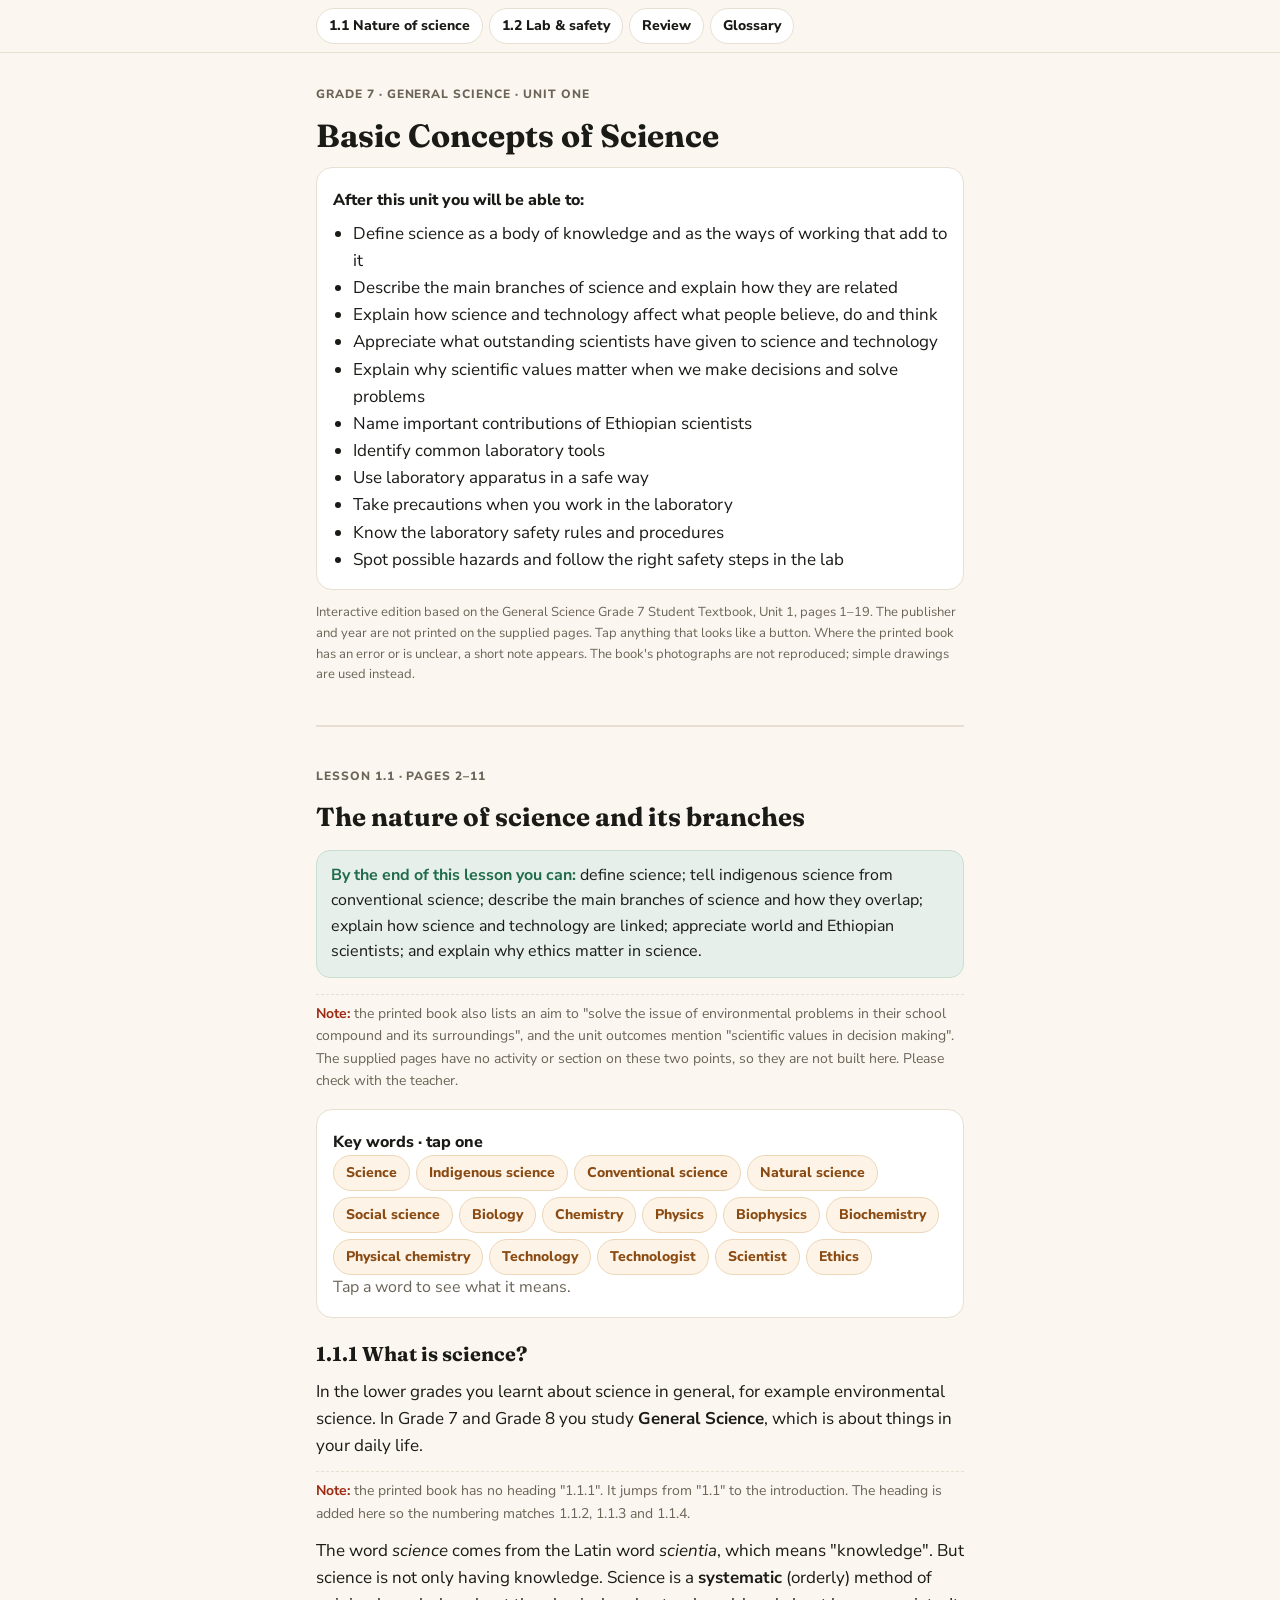
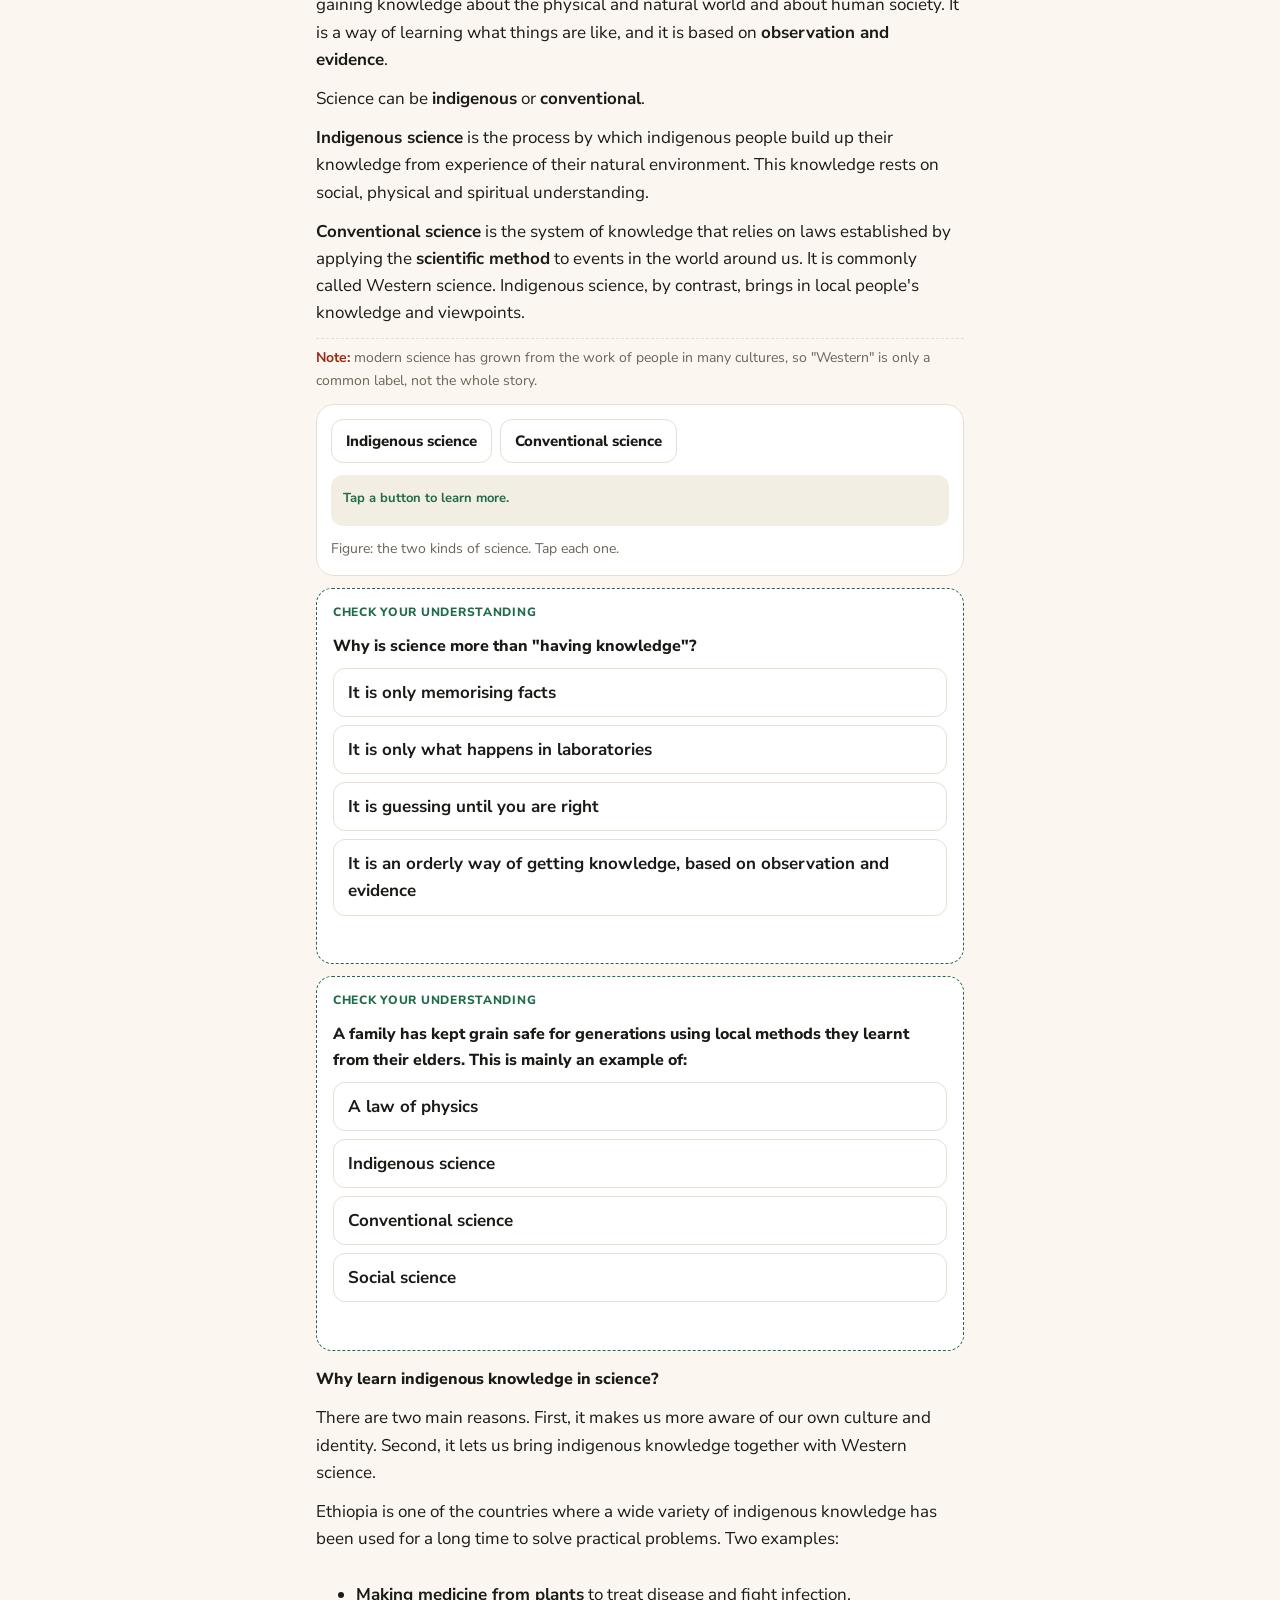
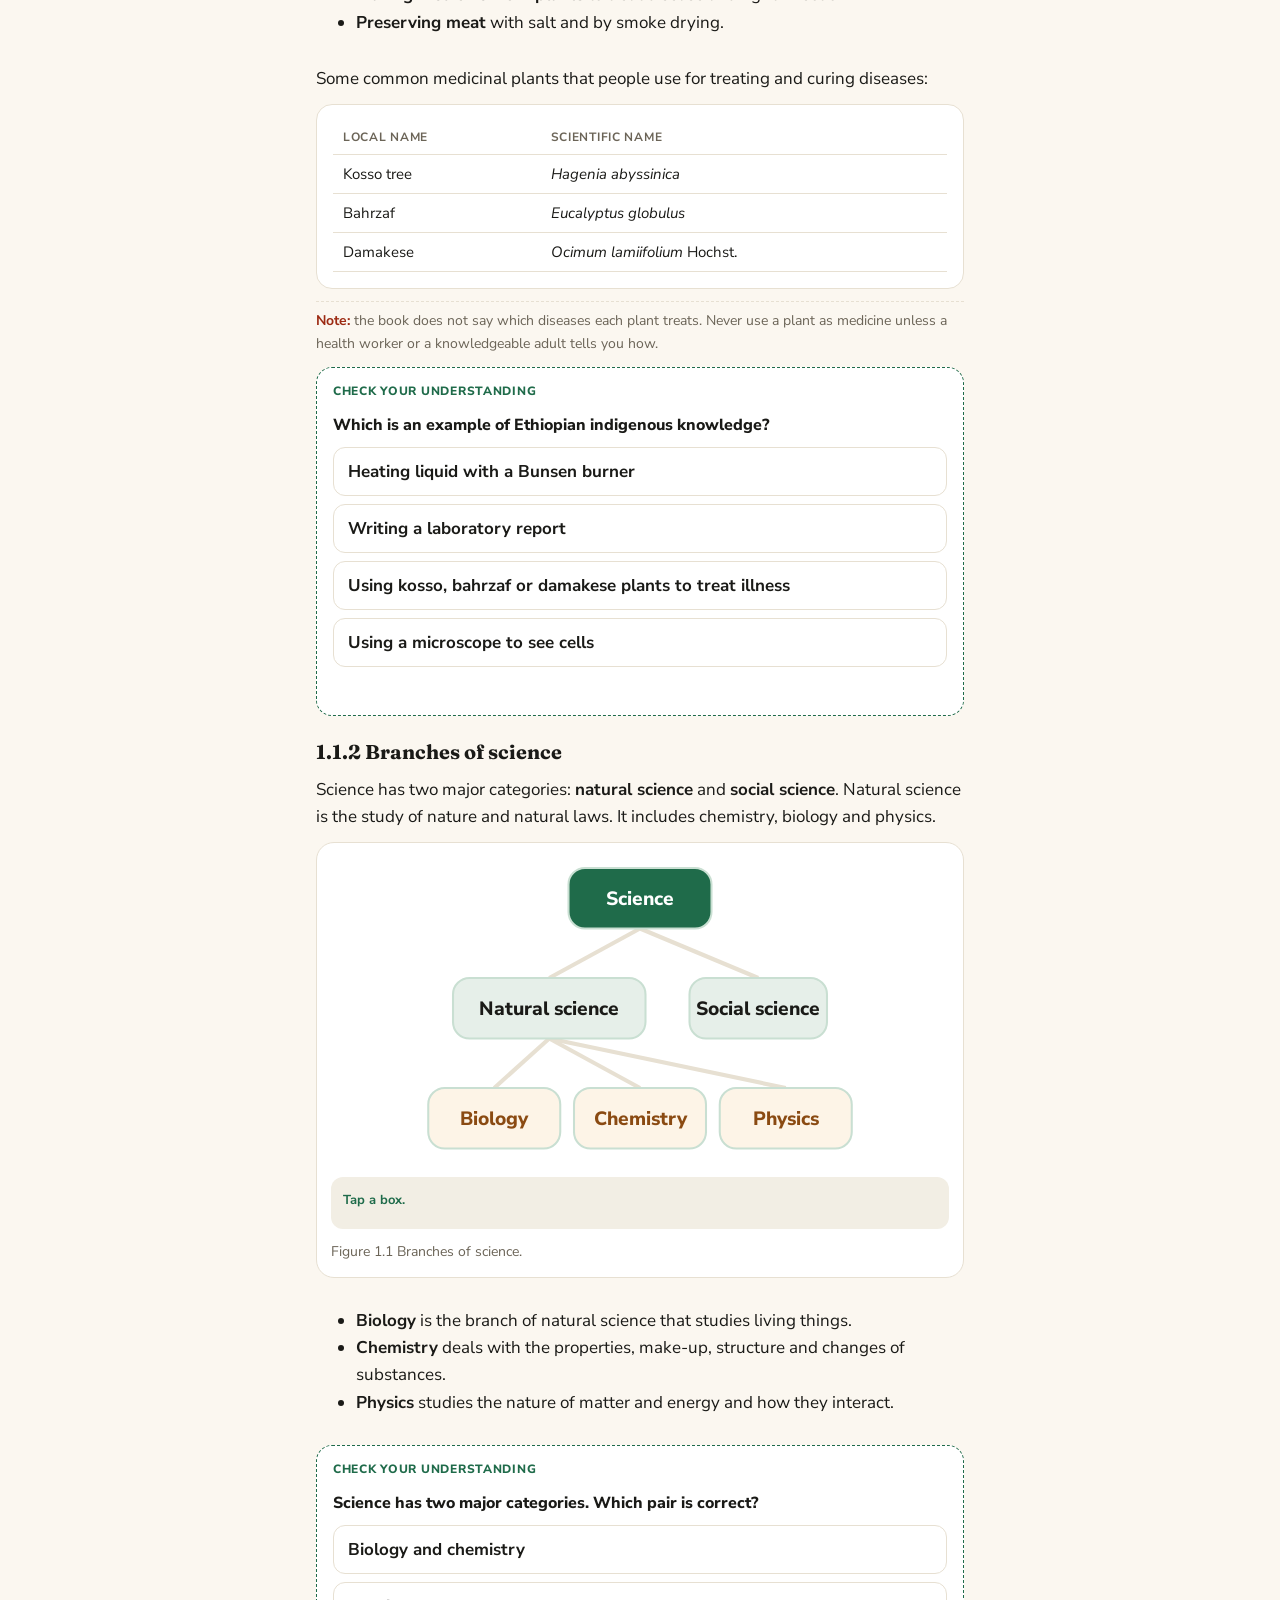
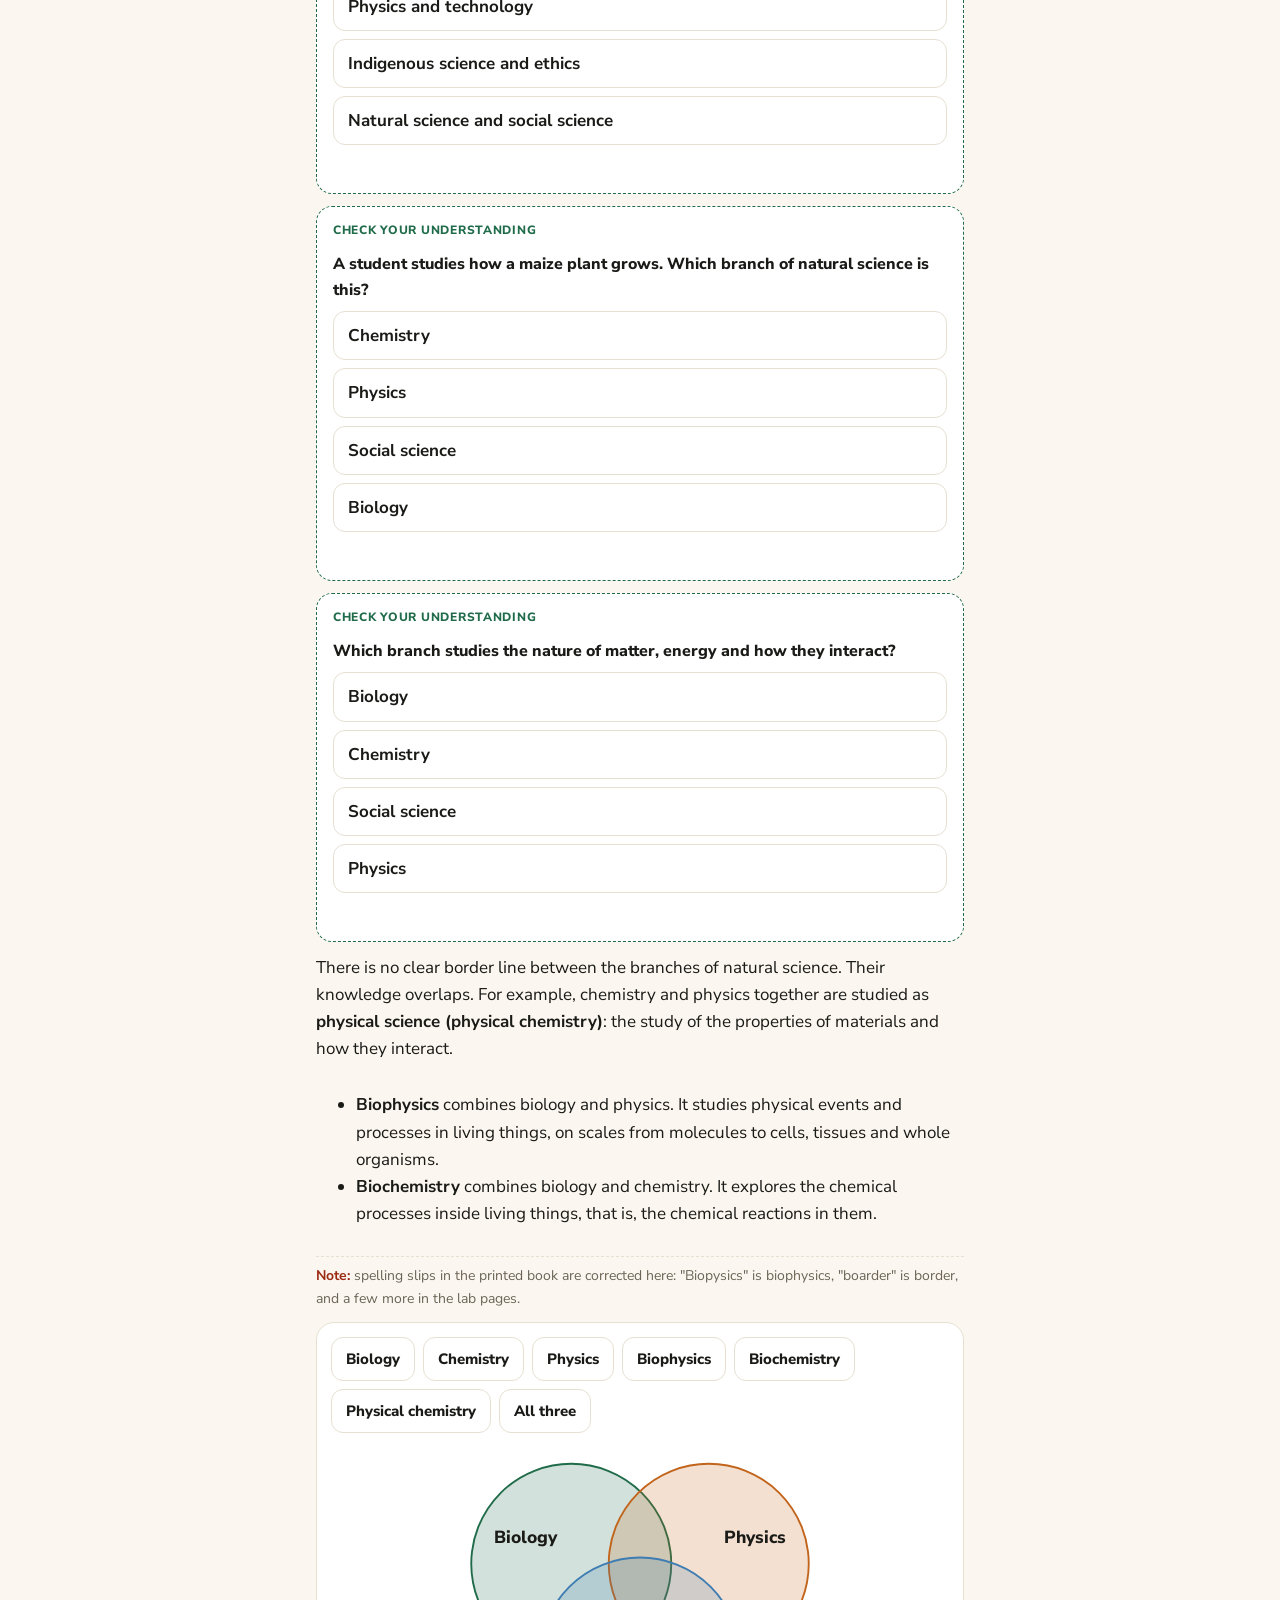
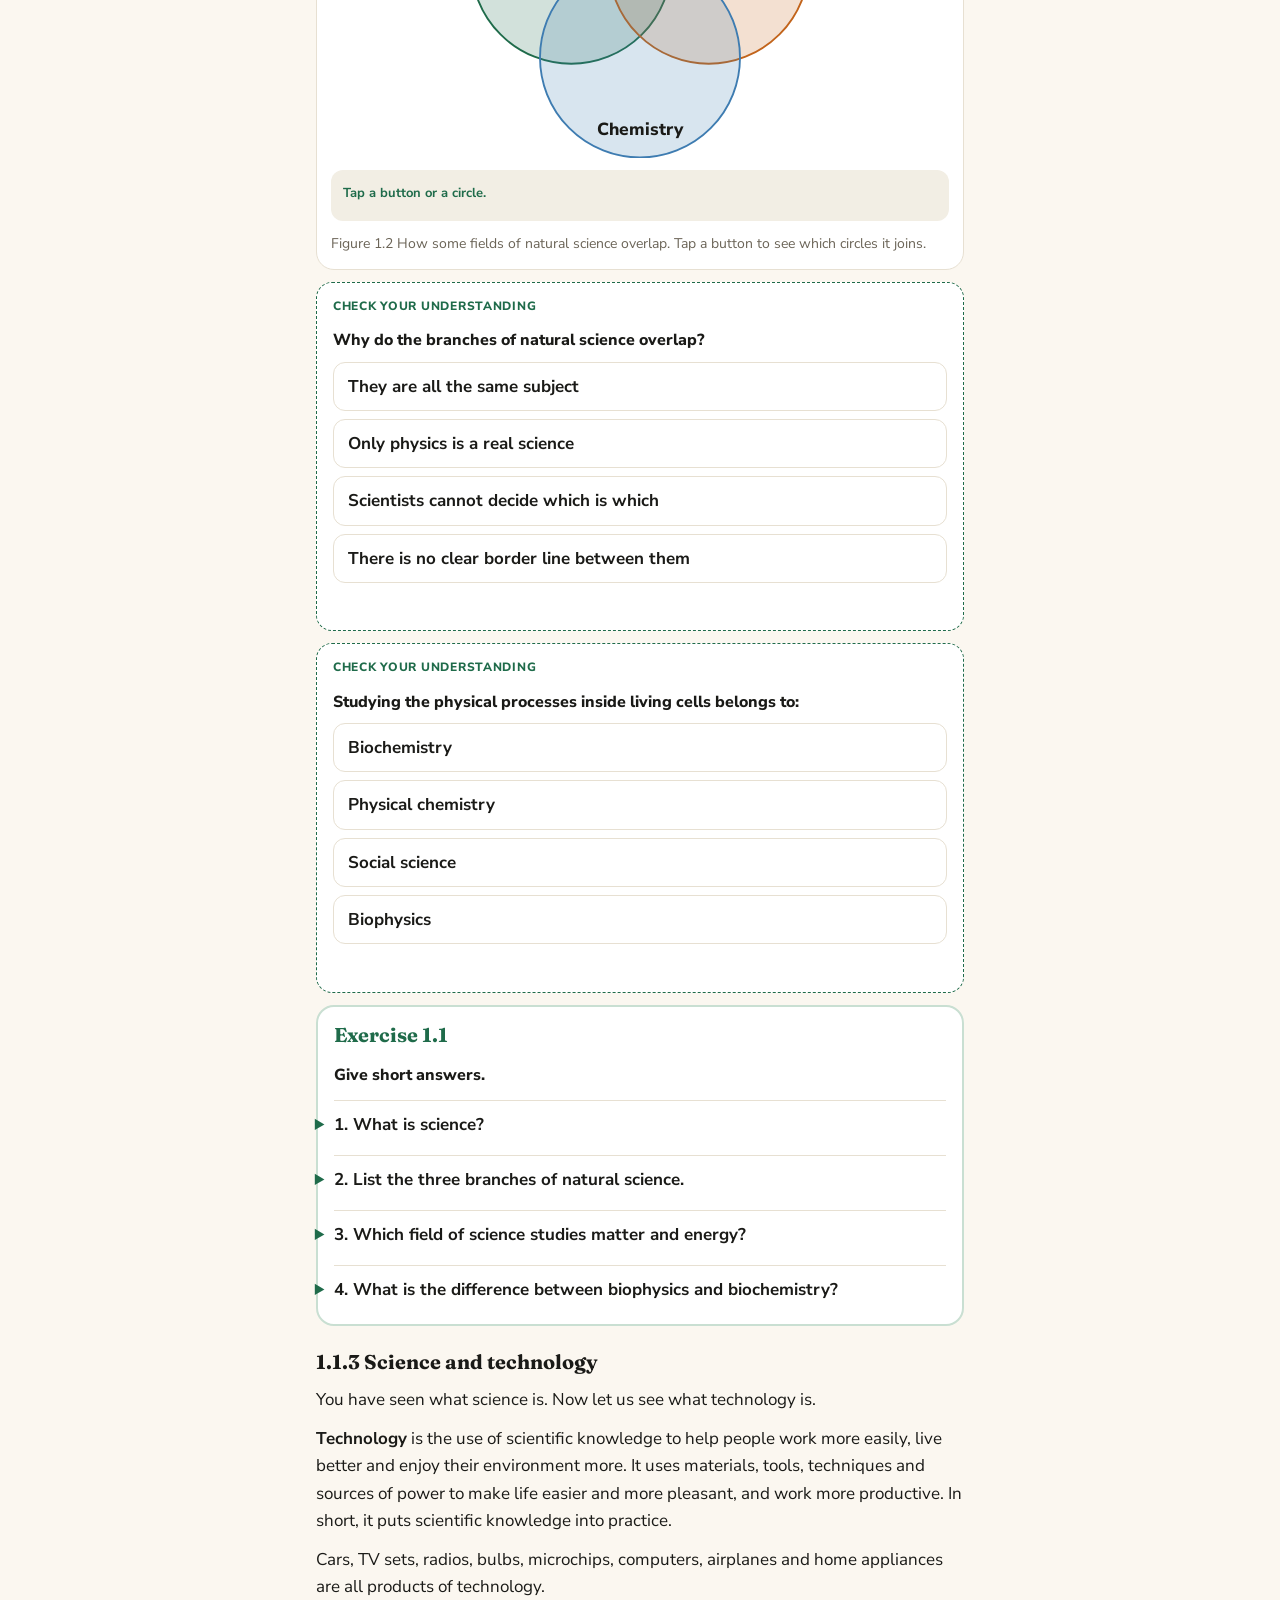
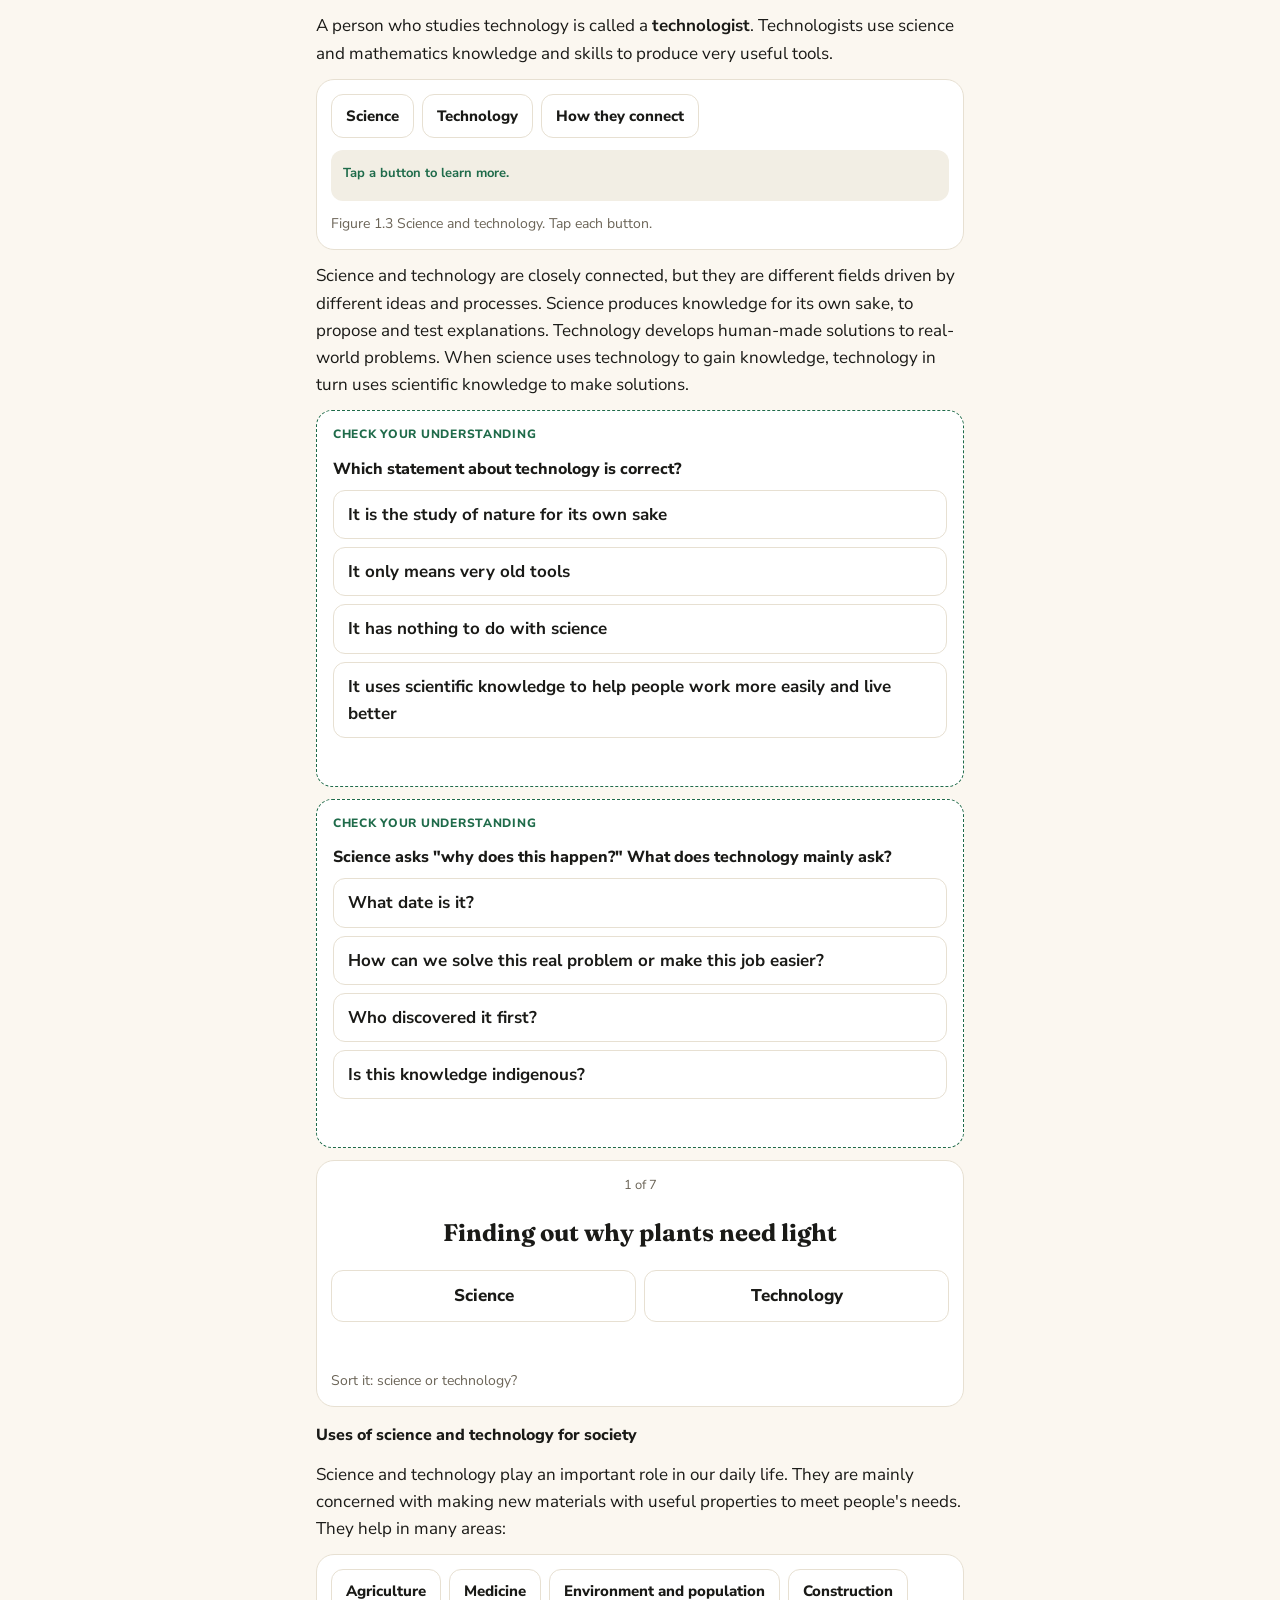
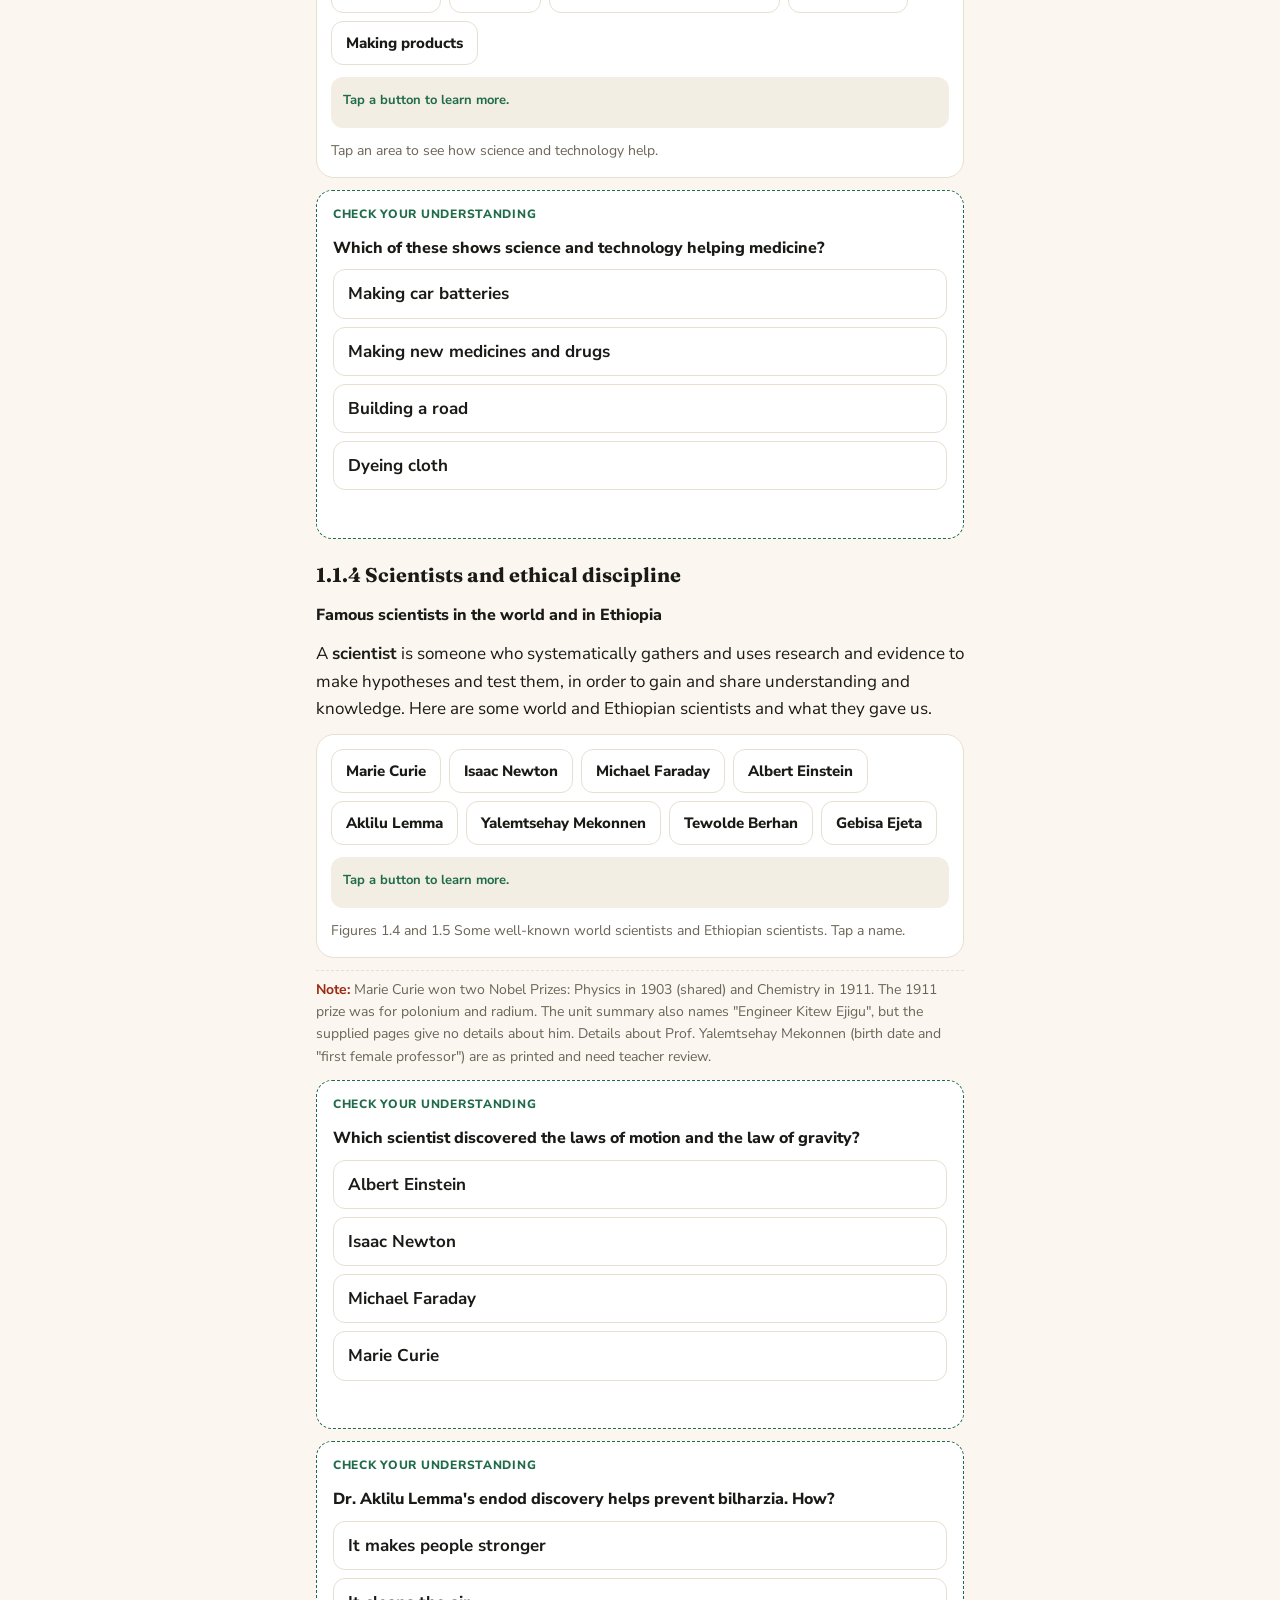
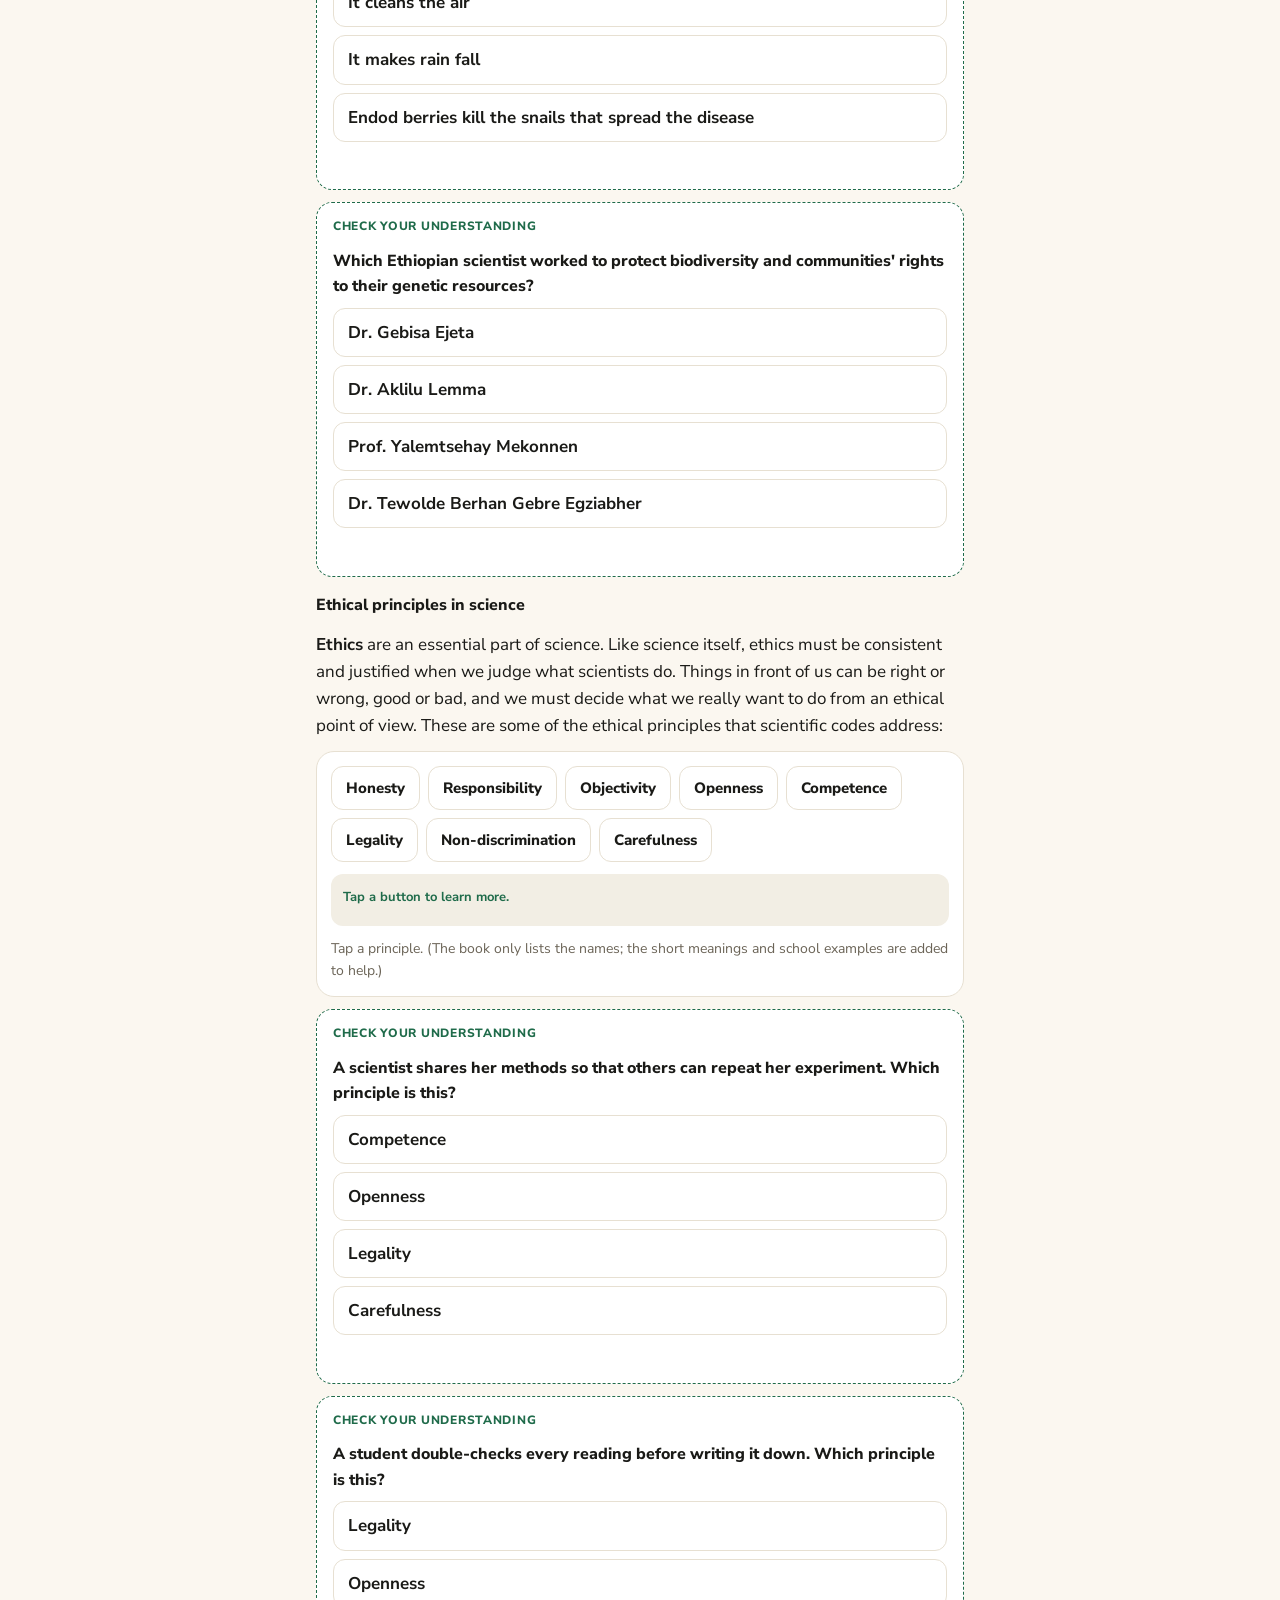
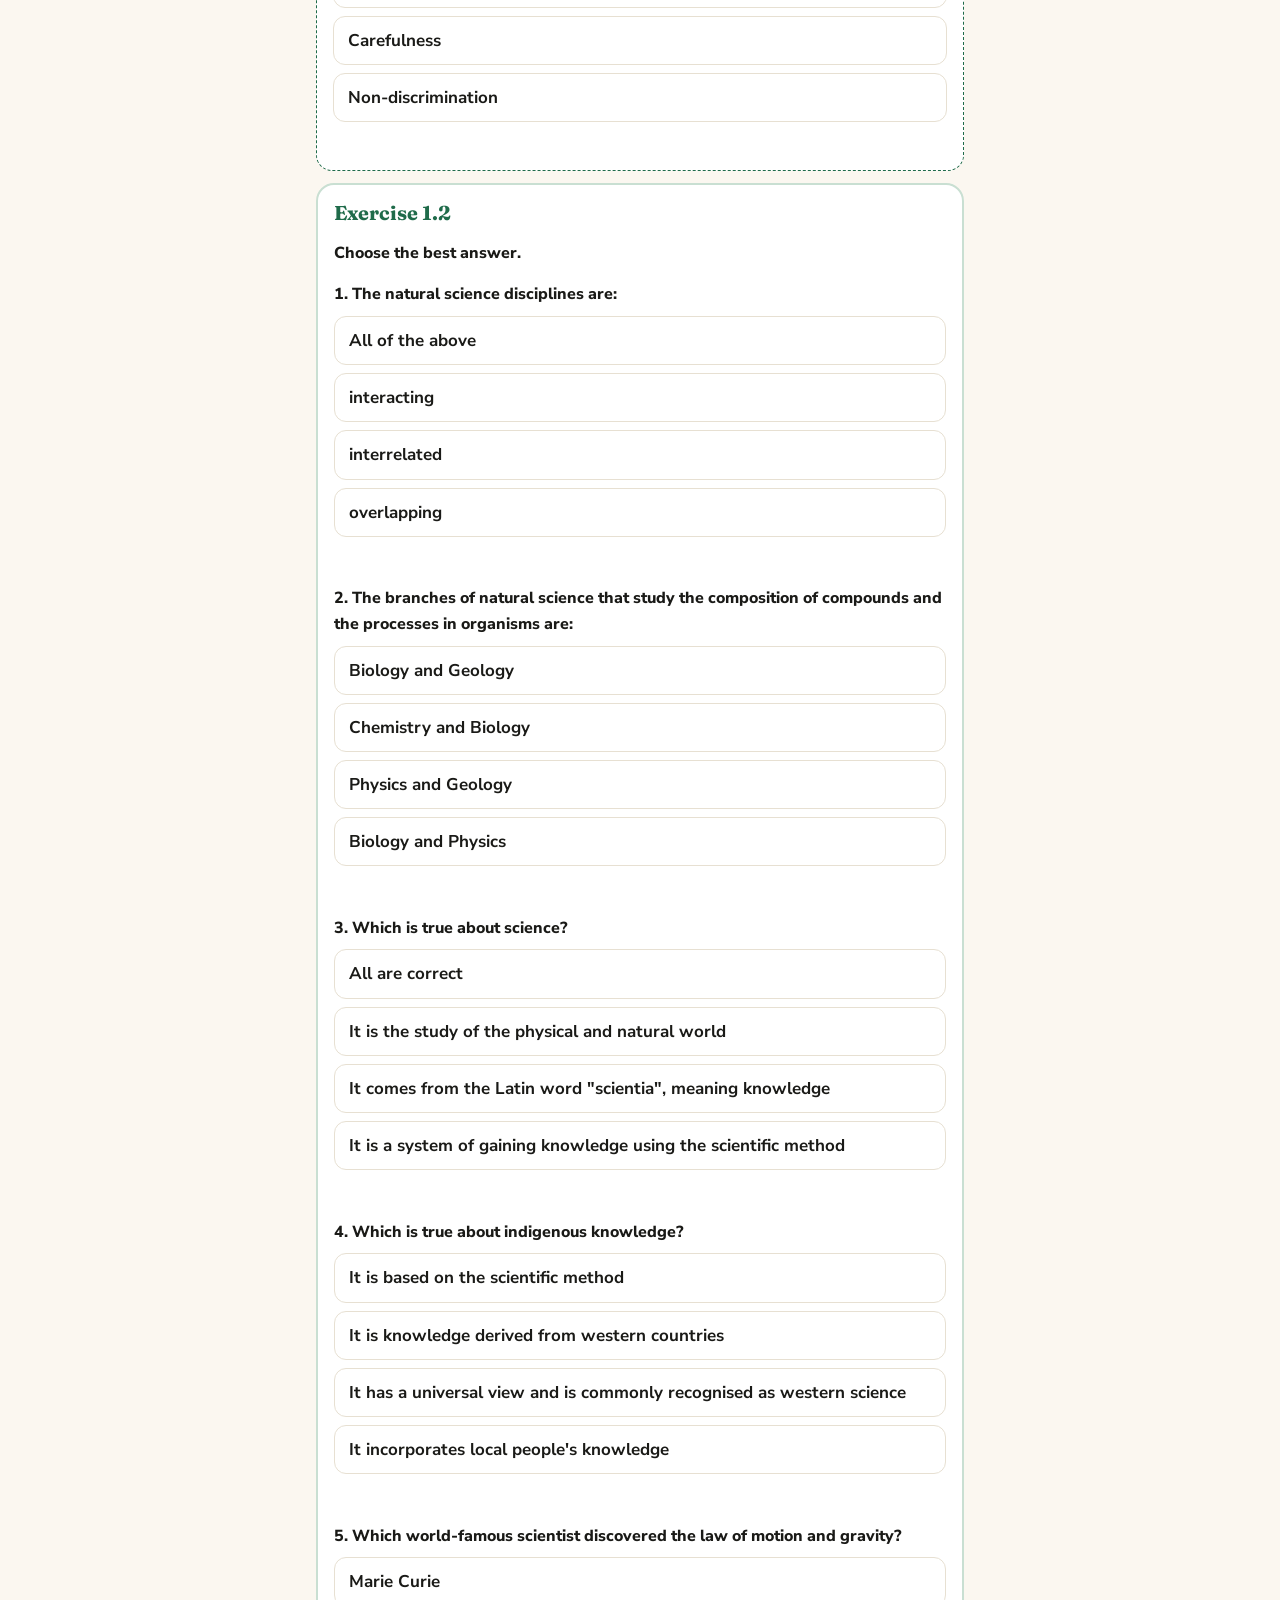
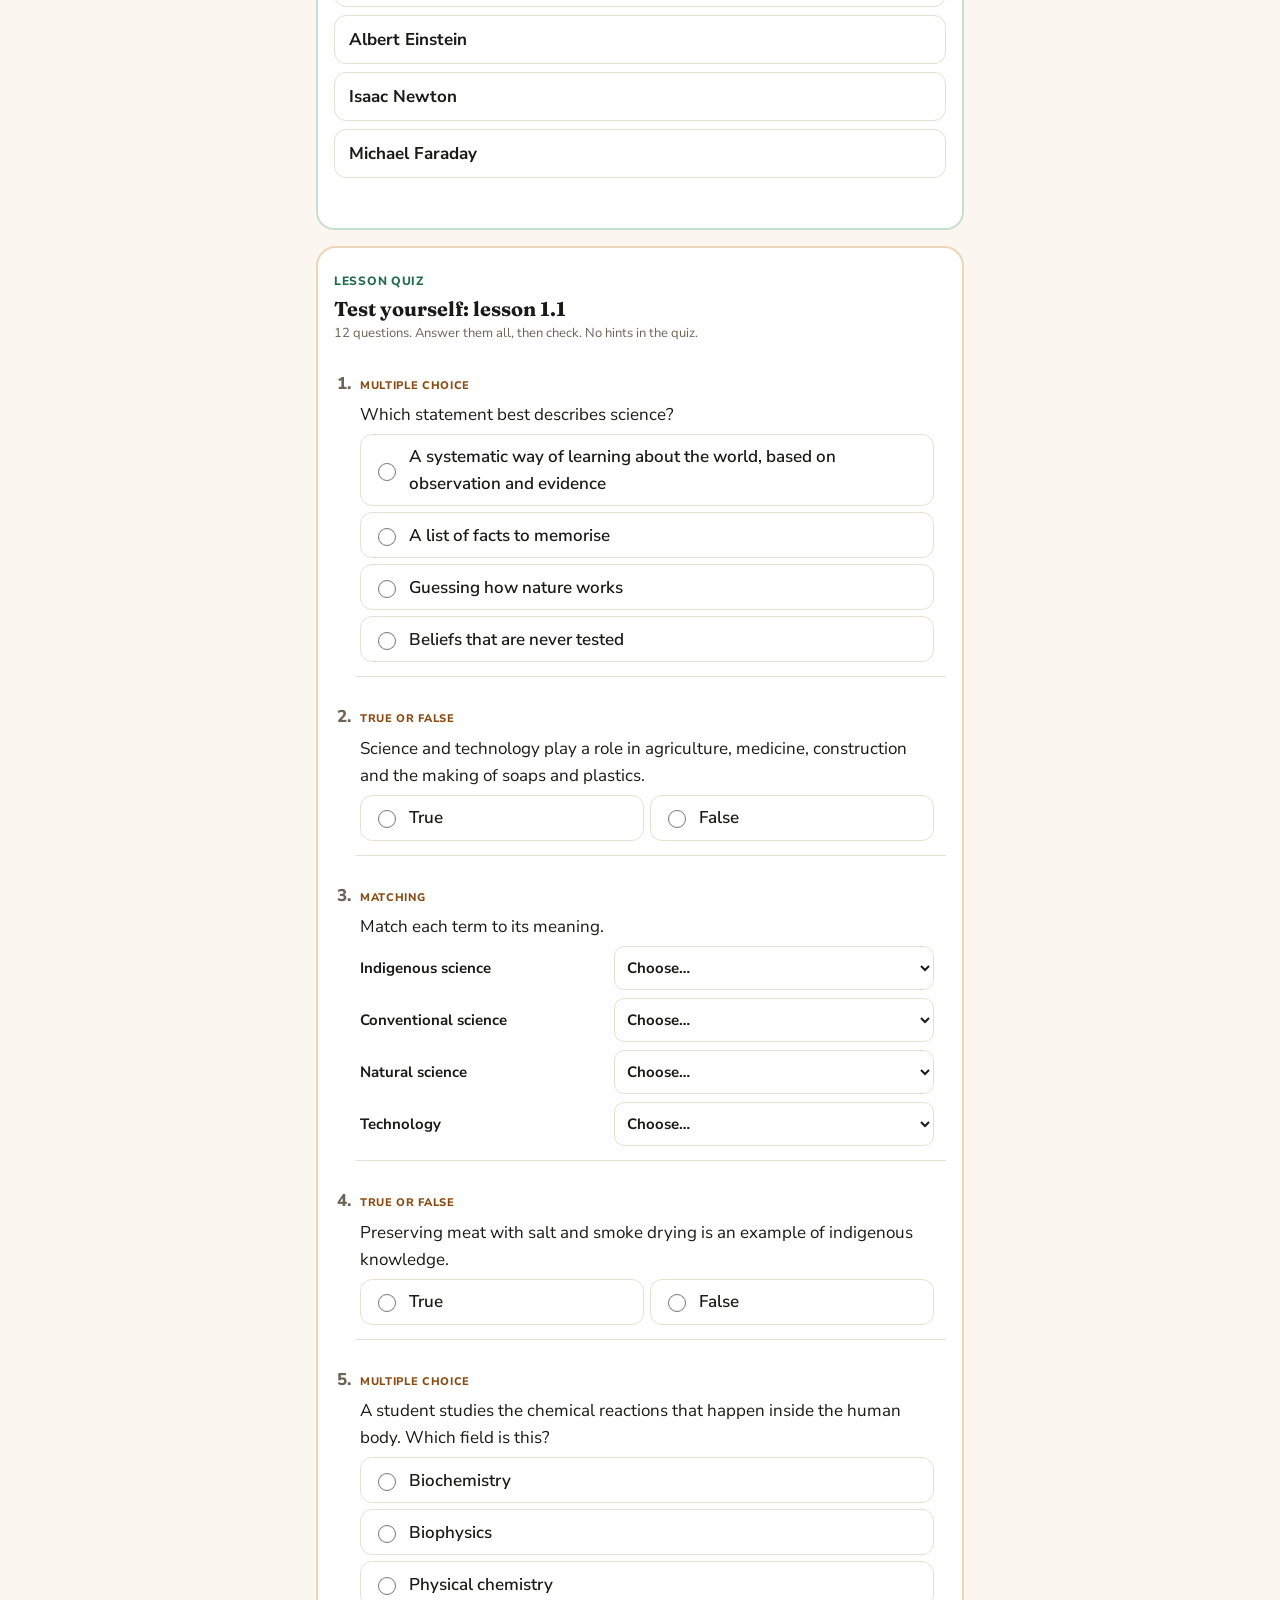
<file: sources/g7-science-u1.html>
<!doctype html><html><head><meta charset=utf8><meta name=viewport content="width=device-width,initial-scale=1,viewport-fit=cover"><style>:root{color-scheme:light;box-sizing:border-box;padding-top:env(safe-area-inset-top,0px);padding-bottom:env(safe-area-inset-bottom,0px)}html{scroll-padding-top:env(safe-area-inset-top,0px)}body{margin:0;padding:0;font:14px -apple-system,BlinkMacSystemFont,sans-serif;background:#fff;color:#000}img{max-width:100%}[hidden]:not([hidden=until-found i]){display:none!important}</style></head><body>
<title>Meseret General Science Unit 1</title>
<meta name="claude:viewport-fit-sides" content="cover">
<link rel="stylesheet" href="https://fonts.googleapis.com/css2?family=Fraunces:opsz,wght@9..144,600;9..144,700&family=Nunito+Sans:wght@400;600;700;800&display=swap">
<style>
/* Layout: one reading column (max 680px), sticky lesson nav, each section = text + tappable figure + activity. */
:root {
  --bg: #FBF7F0; --surface: #FFFFFF; --surface-2: #F2EEE4; --line: #E7E0D2;
  --fg: #1A1A17; --muted: #6B6457;
  --accent: #1F6B4A; --accent-ink: #FFFFFF; --accent-soft: #E6EFE9; --accent-line: #C9DFD2;
  --warm: #C2641B; --warm-soft: #FDF4E7; --warm-ink: #8A4A12; --warm-line: #EBD7B8;
  --bad-soft: #FBE9E4; --bad-ink: #9C2A12; --bad-line: #EFC3B6;
  --space: #18233F; --space-ink: #E9ECF5; --night: #2E3A5C;
  --l-crust: #7B5B3A; --l-mantle: #D9822B; --l-ocore: #E8A93A; --l-icore: #F6D46B;
  --r-ign: #C2641B; --r-sed: #D8B979; --r-met: #7C6A9C;
  --display: 'Fraunces', Georgia, 'Times New Roman', serif;
  --body: 'Nunito Sans', 'Segoe UI', system-ui, sans-serif;
}
@media (prefers-color-scheme: dark) { :root:not([data-theme="light"]) {
  --bg: #151613; --surface: #1F201C; --surface-2: #282923; --line: #383932;
  --fg: #F1EEE6; --muted: #ABA697;
  --accent: #6BBF95; --accent-ink: #0E1A13; --accent-soft: #1C3328; --accent-line: #2D4D3C;
  --warm: #E59152; --warm-soft: #33261A; --warm-ink: #F2B887; --warm-line: #55402A;
  --bad-soft: #3A211B; --bad-ink: #F2A390; --bad-line: #5A3328;
  --space: #0E1428; --space-ink: #E9ECF5; --night: #253150;
  --l-crust: #A98560; --l-mantle: #D9822B; --l-ocore: #E8A93A; --l-icore: #F6D46B;
  --r-ign: #E59152; --r-sed: #D8B979; --r-met: #A895C9;
  color-scheme: dark; } }
:root[data-theme="dark"] {
  --bg: #151613; --surface: #1F201C; --surface-2: #282923; --line: #383932;
  --fg: #F1EEE6; --muted: #ABA697;
  --accent: #6BBF95; --accent-ink: #0E1A13; --accent-soft: #1C3328; --accent-line: #2D4D3C;
  --warm: #E59152; --warm-soft: #33261A; --warm-ink: #F2B887; --warm-line: #55402A;
  --bad-soft: #3A211B; --bad-ink: #F2A390; --bad-line: #5A3328;
  --space: #0E1428; --space-ink: #E9ECF5; --night: #253150;
  --l-crust: #A98560; --l-mantle: #D9822B; --l-ocore: #E8A93A; --l-icore: #F6D46B;
  --r-ign: #E59152; --r-sed: #D8B979; --r-met: #A895C9;
  color-scheme: dark; }

* { box-sizing: border-box; }
body { background: var(--bg); color: var(--fg); font-family: var(--body); font-size: 17px; line-height: 1.6; }
button { font: inherit; color: inherit; }
:focus-visible { outline: 3px solid var(--accent); outline-offset: 2px; border-radius: 6px; }
.wrap { max-width: 680px; margin: 0 auto; padding-left: max(16px, env(safe-area-inset-left, 0px)); padding-right: max(16px, env(safe-area-inset-right, 0px)); padding-block: 8px 64px; }

nav.toc { position: sticky; top: env(safe-area-inset-top, 0px); z-index: 5; background: var(--bg); border-bottom: 1px solid var(--line); }
nav.toc .in { max-width: 680px; margin: 0 auto; padding-left: max(16px, env(safe-area-inset-left, 0px)); padding-right: max(16px, env(safe-area-inset-right, 0px)); padding-block: 8px; display: flex; gap: 6px; overflow-x: auto; }
nav.toc a { flex: none; text-decoration: none; color: var(--fg); background: var(--surface); border: 1.5px solid var(--line); border-radius: 99px; padding: 6px 12px; font-size: 14px; font-weight: 800; min-height: 36px; display: inline-flex; align-items: center; gap: 4px; }
nav.toc a.read { border-color: var(--accent); color: var(--accent); }
nav.toc a.read::after { content: "✓"; }

header.unit { padding-block: 24px 8px; display: grid; gap: 12px; }
.eyebrow { font-size: 12px; font-weight: 800; letter-spacing: .08em; text-transform: uppercase; color: var(--muted); }
h1, h2, h3 { font-family: var(--display); font-weight: 700; margin: 0; text-wrap: balance; line-height: 1.2; }
h1 { font-size: 32px; }
h2 { font-size: 26px; }
h3 { font-size: 20px; margin-top: 8px; }
h4 { font-size: 16px; margin: 4px 0 0; font-weight: 800; }
p { margin: 0; }
section.lesson { display: grid; gap: 16px; padding-block: 40px 8px; border-top: 2px solid var(--line); margin-top: 32px; scroll-margin-top: 64px; }
.part { display: grid; gap: 12px; }
.card { background: var(--surface); border: 1.5px solid var(--line); border-radius: 16px; padding: 16px; }
.outcomes ul, .card ul { margin: 6px 0 0; padding-left: 20px; }
.compet { background: var(--accent-soft); border: 1.5px solid var(--accent-line); border-radius: 14px; padding: 12px 14px; font-size: 16px; }
.compet b { color: var(--accent); }

.kw { display: flex; flex-wrap: wrap; gap: 6px; }
.kw button { border: 1.5px solid var(--warm-line); background: var(--warm-soft); color: var(--warm-ink); border-radius: 99px; padding: 4px 12px; font-size: 14px; font-weight: 800; min-height: 36px; cursor: pointer; }
.kw button[aria-pressed="true"] { background: var(--warm); color: #fff; border-color: var(--warm); }
.kwdef { font-size: 16px; min-height: 1.6em; color: var(--muted); }
.kwdef strong { color: var(--fg); }

.startup { border: 1.5px dashed var(--accent-line); border-radius: 14px; padding: 12px 14px; }
.startup summary { cursor: pointer; font-weight: 800; color: var(--accent); min-height: 32px; }
.startup ul { margin: 6px 0 0; padding-left: 20px; }
.focus { background: var(--surface-2); border-radius: 14px; padding: 12px 14px; font-size: 16px; }
.focus b { display: block; font-size: 12px; letter-spacing: .06em; text-transform: uppercase; color: var(--warm-ink); }
.fix { font-size: 14px; color: var(--muted); border-top: 1px dashed var(--line); padding-top: 8px; }
.fix b { color: var(--bad-ink); }
.todo { background: var(--warm-soft); border: 1.5px solid var(--warm-line); border-radius: 16px; padding: 14px 16px; }
.todo h4 { color: var(--warm-ink); }
.todo ol { margin: 6px 0 0; padding-left: 22px; }
.tbl { overflow-x: auto; }
table { border-collapse: collapse; width: 100%; font-size: 15px; }
th, td { text-align: left; padding: 7px 10px; border-bottom: 1px solid var(--line); vertical-align: top; }
th { font-size: 12px; text-transform: uppercase; letter-spacing: .06em; color: var(--muted); }
td.n { font-variant-numeric: tabular-nums; text-align: right; }

/* figures */
figure { margin: 0; display: grid; gap: 10px; }
figcaption { font-size: 14px; color: var(--muted); }
.fig { background: var(--surface); border: 1.5px solid var(--line); border-radius: 18px; padding: 14px; display: grid; gap: 12px; }
.info { background: var(--surface-2); border-radius: 12px; padding: 10px 12px; font-size: 16px; min-height: 3.2em; }
.info strong { display: block; }
.hint { font-size: 13px; font-weight: 700; color: var(--accent); }
.space { background: var(--space); color: var(--space-ink); border-radius: 14px; overflow-x: auto; }
.space svg { display: block; min-width: 560px; width: 100%; height: auto; }
.tap { cursor: pointer; }
.tap:hover > circle, .tap:focus-visible > circle { stroke: #fff; stroke-width: 2; }
svg text { font-family: var(--body); }
.btnrow { display: flex; flex-wrap: wrap; gap: 8px; }
.pill { border: 1.5px solid var(--line); background: var(--surface); border-radius: 12px; padding: 8px 14px; font-weight: 800; font-size: 15px; min-height: 44px; cursor: pointer; }
.pill[aria-pressed="true"] { border-color: var(--accent); background: var(--accent-soft); color: var(--accent); }
.chain { display: grid; grid-template-columns: repeat(4, 1fr); gap: 6px; }
.chain button { border: 1.5px solid var(--line); background: var(--surface); border-radius: 12px; padding: 10px 4px; font-weight: 800; font-size: 14px; cursor: pointer; min-height: 52px; }
.chain button[aria-pressed="true"] { border-color: var(--warm); background: var(--warm-soft); color: var(--warm-ink); }
input[type=range] { width: 100%; accent-color: var(--accent); min-height: 32px; }
.bars { display: grid; gap: 7px; }
.brow { display: grid; grid-template-columns: 118px 1fr 52px; gap: 8px; align-items: center; font-size: 14px; }
.brow .track { height: 14px; background: var(--surface-2); border-radius: 99px; overflow: hidden; }
.brow .fill { display: block; height: 100%; background: var(--accent); border-radius: 99px; }
.brow b { text-align: right; font-variant-numeric: tabular-nums; }
.stack { display: flex; height: 34px; border-radius: 10px; overflow: hidden; font-size: 13px; font-weight: 800; }
.stack span { display: grid; place-items: center; color: #fff; }
.compass { display: grid; grid-template-columns: repeat(3, 1fr); gap: 6px; max-width: 360px; margin: 0 auto; width: 100%; }
.compass div { aspect-ratio: 1.4; border-radius: 10px; display: grid; place-items: center; text-align: center; font-size: 13px; font-weight: 800; color: #1A1A17; padding: 4px; }
.legend { display: flex; flex-wrap: wrap; gap: 12px; font-size: 14px; }
.legend span { display: inline-flex; align-items: center; gap: 6px; }
.legend i { width: 14px; height: 14px; border-radius: 4px; display: inline-block; }

/* sorter + quiz */
.sorter { display: grid; gap: 10px; }
.sorter .item { font-family: var(--display); font-size: 24px; font-weight: 700; text-align: center; padding: 8px; }
.sorter .bins { display: grid; grid-template-columns: repeat(auto-fit, minmax(120px, 1fr)); gap: 8px; }
.sorter .bins button { border: 1.5px solid var(--line); background: var(--surface); border-radius: 12px; min-height: 52px; font-weight: 800; cursor: pointer; }
.fb { font-size: 16px; font-weight: 700; min-height: 1.6em; }
.fb.ok { color: var(--accent); } .fb.no { color: var(--bad-ink); }
.activity { background: var(--surface); border: 2px solid var(--accent-line); border-radius: 18px; padding: 16px; display: grid; gap: 12px; }
.activity > h3 { margin: 0; color: var(--accent); }
.qa { border-top: 1px solid var(--line); padding-top: 10px; }
.qa summary { cursor: pointer; font-weight: 700; min-height: 32px; list-style-position: outside; }
.qa summary::marker { color: var(--accent); }
.qa .ans { margin-top: 6px; background: var(--accent-soft); border-radius: 10px; padding: 8px 12px; font-size: 16px; }
.mcq { display: grid; gap: 8px; }
.mcq .opts { display: grid; gap: 8px; }
.mcq button { text-align: left; border: 1.5px solid var(--line); background: var(--surface); border-radius: 12px; padding: 10px 14px; min-height: 48px; font-weight: 700; cursor: pointer; }
.mcq button.ok { border-color: var(--accent); background: var(--accent-soft); }
.mcq button.no { border-color: var(--bad-line); background: var(--bad-soft); color: var(--bad-ink); }
.check { background: var(--surface); border: 1.5px dashed var(--accent); border-radius: 16px; padding: 14px 16px; }
.ck { font-size: 12px; font-weight: 800; letter-spacing: .06em; text-transform: uppercase; color: var(--accent); }
.fb small { display: block; font-weight: 600; color: var(--fg); margin-top: 2px; }
.quiz { background: var(--surface); border: 2px solid var(--warm-line); border-radius: 20px; padding: 18px 16px; display: grid; gap: 14px; scroll-margin-top: 64px; }
.quiz h3 { margin: 4px 0 2px; }
.qlist { margin: 0; padding-left: 22px; display: grid; gap: 14px; }
.qi { padding: 12px 12px 10px 4px; border-bottom: 1px solid var(--line); }
.qi::marker { font-weight: 800; color: var(--muted); }
.qi p { margin: 4px 0; }
.qt { font-size: 11px; font-weight: 800; letter-spacing: .06em; text-transform: uppercase; color: var(--warm-ink); }
.qi.ok { background: var(--accent-soft); border-radius: 12px; } .qi.no { background: var(--bad-soft); border-radius: 12px; }
.qopts { display: grid; gap: 6px; margin-top: 6px; } .qopts.row2 { grid-template-columns: 1fr 1fr; }
.qopts label { display: flex; gap: 10px; align-items: center; border: 1.5px solid var(--line); background: var(--surface); border-radius: 12px; padding: 8px 12px; min-height: 46px; cursor: pointer; font-weight: 600; }
.qopts label:has(input:checked) { border-color: var(--accent); background: var(--accent-soft); }
.qopts input { accent-color: var(--accent); width: 18px; height: 18px; flex: none; }
.qmatch { display: grid; gap: 8px; margin-top: 6px; }
.qmatch label { display: grid; grid-template-columns: minmax(0,1fr) minmax(0,1.3fr); gap: 8px; align-items: center; font-weight: 700; font-size: 15px; }
.qmatch select, input.blank { font: inherit; font-size: 15px; color: var(--fg); background: var(--surface); border: 1.5px solid var(--line); border-radius: 10px; min-height: 44px; padding: 0 8px; max-width: 100%; }
input.blank { width: 9em; margin: 0 6px; font-weight: 800; text-align: center; }
.qr { font-size: 15px; } .qr b { color: var(--fg); }
.qerr { color: var(--bad-ink); font-weight: 700; margin: 0; min-height: 0; }
.qbtn { min-height: 52px; border: 0; border-radius: 14px; background: var(--accent); color: var(--accent-ink); font-weight: 800; font-size: 17px; padding: 0 20px; cursor: pointer; width: 100%; }
.qbtn.ghost { background: transparent; border: 1.5px solid var(--accent); color: var(--accent); width: auto; }
.qscore { display: grid; gap: 6px; justify-items: start; }
.qscore .big { font-family: var(--display); font-size: 40px; font-weight: 700; font-variant-numeric: tabular-nums; }
@media (max-width: 420px) { .qmatch label { grid-template-columns: 1fr; gap: 4px; } }
.group { font-size: 16px; color: var(--muted); }
.group b { color: var(--fg); }
.done-btn { justify-self: start; border: 1.5px solid var(--accent); background: var(--surface); color: var(--accent); border-radius: 12px; padding: 0 16px; min-height: 48px; font-weight: 800; cursor: pointer; }
.done-btn[aria-pressed="true"] { background: var(--accent); color: var(--accent-ink); }
dl.gloss { display: grid; grid-template-columns: minmax(110px, 30%) 1fr; gap: 8px 14px; margin: 0; font-size: 16px; }
dl.gloss dt { font-weight: 800; }
dl.gloss dd { margin: 0; color: var(--muted); }
.note { font-size: 13px; color: var(--muted); }
@media (max-width: 420px) { .chain { grid-template-columns: repeat(2, 1fr); } dl.gloss { grid-template-columns: 1fr; } dl.gloss dd { margin-bottom: 6px; } }
@media (prefers-reduced-motion: reduce) { * { transition: none !important; animation: none !important; } }

/* additions for this unit (same tokens and style) */
.tap:hover > rect, .tap:focus-visible > rect { stroke: var(--accent); stroke-width: 3; }
.tools { display: grid; grid-template-columns: repeat(4, minmax(0, 1fr)); gap: 8px; }
.tools button { border: 1.5px solid var(--line); background: var(--surface); border-radius: 12px; padding: 6px 1px; min-height: 92px; cursor: pointer; display: grid; gap: 2px; justify-items: center; align-content: center; font-weight: 800; font-size: 11px; line-height: 1.2; color: var(--fg); overflow-wrap: break-word; }
.tools button[aria-pressed="true"] { border-color: var(--accent); background: var(--accent-soft); color: var(--accent); }
.tools svg { width: 46px; height: 46px; color: var(--fg); }
.tools button[aria-pressed="true"] svg { color: var(--fg); }
section.lesson > *, .part > *, .fig > *, .activity > *, header.unit > * { min-width: 0; }
.quiz > *, .qlist > *, .qi, .qi > *, .qmatch > *, .qopts > * { min-width: 0; }
.qmatch select { width: 100%; text-overflow: ellipsis; }
.qmatch label { grid-template-columns: minmax(0, 1fr) minmax(0, 1.3fr); }
@media (max-width: 420px) { .qmatch label { grid-template-columns: minmax(0, 1fr); } }
</style>

<nav class="toc" aria-label="Lessons"><div class="in">
  <a href="#l11" data-sec="l11">1.1 Nature of science</a>
  <a href="#l12" data-sec="l12">1.2 Lab &amp; safety</a>
  <a href="#review">Review</a>
  <a href="#gloss">Glossary</a>
</div></nav>

<div class="wrap">
<header class="unit">
  <div class="eyebrow">Grade 7 · General Science · Unit One</div>
  <h1>Basic Concepts of Science</h1>
  <div class="card outcomes"><h4>After this unit you will be able to:</h4>
    <ul>
      <li>Define science as a body of knowledge and as the ways of working that add to it</li>
      <li>Describe the main branches of science and explain how they are related</li>
      <li>Explain how science and technology affect what people believe, do and think</li>
      <li>Appreciate what outstanding scientists have given to science and technology</li>
      <li>Explain why scientific values matter when we make decisions and solve problems</li>
      <li>Name important contributions of Ethiopian scientists</li>
      <li>Identify common laboratory tools</li>
      <li>Use laboratory apparatus in a safe way</li>
      <li>Take precautions when you work in the laboratory</li>
      <li>Know the laboratory safety rules and procedures</li>
      <li>Spot possible hazards and follow the right safety steps in the lab</li>
    </ul>
  </div>
  <p class="note">Interactive edition based on the General Science Grade 7 Student Textbook, Unit 1, pages 1–19. The publisher and year are not printed on the supplied pages. Tap anything that looks like a button. Where the printed book has an error or is unclear, a short note appears. The book's photographs are not reproduced; simple drawings are used instead.</p>
</header>
<!-- ================= 1.1 ================= -->
<section class="lesson" id="l11">
  <div class="eyebrow">Lesson 1.1 · pages 2–11</div>
  <h2>The nature of science and its branches</h2>
  <div class="compet"><b>By the end of this lesson you can:</b> define science; tell indigenous science from conventional science; describe the main branches of science and how they overlap; explain how science and technology are linked; appreciate world and Ethiopian scientists; and explain why ethics matter in science.</div>
<p class="fix"><b>Note:</b> the printed book also lists an aim to "solve the issue of environmental problems in their school compound and its surroundings", and the unit outcomes mention "scientific values in decision making". The supplied pages have no activity or section on these two points, so they are not built here. Please check with the teacher.</p>
<div class="card"><h4>Key words · tap one</h4><div class="kw" data-terms="Science,Indigenous science,Conventional science,Natural science,Social science,Biology,Chemistry,Physics,Biophysics,Biochemistry,Physical chemistry,Technology,Technologist,Scientist,Ethics"></div><p class="kwdef" aria-live="polite">Tap a word to see what it means.</p></div>

  <div class="part">
    <h3>1.1.1 What is science?</h3>
    <p>In the lower grades you learnt about science in general, for example environmental science. In Grade 7 and Grade 8 you study <strong>General Science</strong>, which is about things in your daily life.</p>
<p class="fix"><b>Note:</b> the printed book has no heading "1.1.1". It jumps from "1.1" to the introduction. The heading is added here so the numbering matches 1.1.2, 1.1.3 and 1.1.4.</p>
<p>The word <em>science</em> comes from the Latin word <em>scientia</em>, which means "knowledge". But science is not only having knowledge. Science is a <strong>systematic</strong> (orderly) method of gaining knowledge about the physical and natural world and about human society. It is a way of learning what things are like, and it is based on <strong>observation and evidence</strong>.</p>
    <p>Science can be <strong>indigenous</strong> or <strong>conventional</strong>.</p>
    <p><strong>Indigenous science</strong> is the process by which indigenous people build up their knowledge from experience of their natural environment. This knowledge rests on social, physical and spiritual understanding.</p>
    <p><strong>Conventional science</strong> is the system of knowledge that relies on laws established by applying the <strong>scientific method</strong> to events in the world around us. It is commonly called Western science. Indigenous science, by contrast, brings in local people's knowledge and viewpoints.</p>
<p class="fix"><b>Note:</b> modern science has grown from the work of people in many cultures, so "Western" is only a common label, not the whole story.</p>
<figure class="fig" id="indigfig"><div class="btnrow" role="group" aria-label="Kinds of science"></div><div class="info" aria-live="polite"></div><figcaption>Figure: the two kinds of science. Tap each one.</figcaption></figure>
<div class="mcq check" data-ans="It is an orderly way of getting knowledge, based on observation and evidence" data-why="Science is a systematic method, not only a store of facts." data-clue="Look for the words &quot;systematic method&quot; and &quot;evidence&quot; in the text."><span class="ck">Check your understanding</span><h4>Why is science more than &quot;having knowledge&quot;?</h4><div class="opts"><button>It is only memorising facts</button><button>It is only what happens in laboratories</button><button>It is guessing until you are right</button><button>It is an orderly way of getting knowledge, based on observation and evidence</button></div><p class="fb" aria-live="polite"></p></div>
<div class="mcq check" data-ans="Indigenous science" data-why="It is knowledge built from local people&#x27;s long experience of their environment." data-clue="Which kind of science comes from local people and their surroundings?"><span class="ck">Check your understanding</span><h4>A family has kept grain safe for generations using local methods they learnt from their elders. This is mainly an example of:</h4><div class="opts"><button>A law of physics</button><button>Indigenous science</button><button>Conventional science</button><button>Social science</button></div><p class="fb" aria-live="polite"></p></div>
<h4>Why learn indigenous knowledge in science?</h4>
    <p>There are two main reasons. First, it makes us more aware of our own culture and identity. Second, it lets us bring indigenous knowledge together with Western science.</p>
    <p>Ethiopia is one of the countries where a wide variety of indigenous knowledge has been used for a long time to solve practical problems. Two examples:</p>
    <ul>
      <li><strong>Making medicine from plants</strong> to treat disease and fight infection.</li>
      <li><strong>Preserving meat</strong> with salt and by smoke drying.</li>
    </ul>
    <p>Some common medicinal plants that people use for treating and curing diseases:</p>
<div class="tbl card"><table><thead><tr><th>Local name</th><th>Scientific name</th></tr></thead><tbody><tr><td>Kosso tree</td><td><em>Hagenia abyssinica</em></td></tr><tr><td>Bahrzaf</td><td><em>Eucalyptus globulus</em></td></tr><tr><td>Damakese</td><td><em>Ocimum lamiifolium</em> Hochst.</td></tr></tbody></table></div>
<p class="fix"><b>Note:</b> the book does not say which diseases each plant treats. Never use a plant as medicine unless a health worker or a knowledgeable adult tells you how.</p>
<div class="mcq check" data-ans="Using kosso, bahrzaf or damakese plants to treat illness" data-why="These plants have been used by local people for a long time to treat disease." data-clue="Think about knowledge that comes from local plants and people."><span class="ck">Check your understanding</span><h4>Which is an example of Ethiopian indigenous knowledge?</h4><div class="opts"><button>Heating liquid with a Bunsen burner</button><button>Writing a laboratory report</button><button>Using kosso, bahrzaf or damakese plants to treat illness</button><button>Using a microscope to see cells</button></div><p class="fb" aria-live="polite"></p></div>
  </div>

  <div class="part">
    <h3>1.1.2 Branches of science</h3>
<p>Science has two major categories: <strong>natural science</strong> and <strong>social science</strong>. Natural science is the study of nature and natural laws. It includes chemistry, biology and physics.</p>
    <figure class="fig" id="treefig">
      <svg viewBox="0 0 320 224" role="group" aria-label="Branches of science. Tap a box." style="width:100%;max-width:440px;justify-self:center"></svg>
      <div class="info" aria-live="polite"><span class="hint">Tap a box.</span></div>
      <figcaption>Figure 1.1 Branches of science.</figcaption>
    </figure>
    <ul>
      <li><strong>Biology</strong> is the branch of natural science that studies living things.</li>
      <li><strong>Chemistry</strong> deals with the properties, make-up, structure and changes of substances.</li>
      <li><strong>Physics</strong> studies the nature of matter and energy and how they interact.</li>
    </ul>
<div class="mcq check" data-ans="Natural science and social science" data-why="Natural science and social science are the two major categories." data-clue="Look at the first split under &quot;Science&quot; in Figure 1.1."><span class="ck">Check your understanding</span><h4>Science has two major categories. Which pair is correct?</h4><div class="opts"><button>Biology and chemistry</button><button>Physics and technology</button><button>Indigenous science and ethics</button><button>Natural science and social science</button></div><p class="fb" aria-live="polite"></p></div>
<div class="mcq check" data-ans="Biology" data-why="A plant is a living thing, and biology studies living things." data-clue="Which branch studies living things?"><span class="ck">Check your understanding</span><h4>A student studies how a maize plant grows. Which branch of natural science is this?</h4><div class="opts"><button>Chemistry</button><button>Physics</button><button>Social science</button><button>Biology</button></div><p class="fb" aria-live="polite"></p></div>
<div class="mcq check" data-ans="Physics" data-why="That is the definition of physics." data-clue="Read the three bullet points again."><span class="ck">Check your understanding</span><h4>Which branch studies the nature of matter, energy and how they interact?</h4><div class="opts"><button>Biology</button><button>Chemistry</button><button>Social science</button><button>Physics</button></div><p class="fb" aria-live="polite"></p></div>
<p>There is no clear border line between the branches of natural science. Their knowledge overlaps. For example, chemistry and physics together are studied as <strong>physical science (physical chemistry)</strong>: the study of the properties of materials and how they interact.</p>
    <ul>
      <li><strong>Biophysics</strong> combines biology and physics. It studies physical events and processes in living things, on scales from molecules to cells, tissues and whole organisms.</li>
      <li><strong>Biochemistry</strong> combines biology and chemistry. It explores the chemical processes inside living things, that is, the chemical reactions in them.</li>
    </ul>
<p class="fix"><b>Note:</b> spelling slips in the printed book are corrected here: "Biopysics" is biophysics, "boarder" is border, and a few more in the lab pages.</p>
<figure class="fig" id="vennfig">
      <div class="btnrow" role="group" aria-label="Fields of natural science"></div>
      <svg viewBox="0 0 320 250" role="group" aria-label="Venn diagram of biology, physics and chemistry. Tap a circle." style="width:100%;max-width:400px;justify-self:center"></svg>
      <div class="info" aria-live="polite"></div>
      <figcaption>Figure 1.2 How some fields of natural science overlap. Tap a button to see which circles it joins.</figcaption>
    </figure>
<div class="mcq check" data-ans="There is no clear border line between them" data-why="Their knowledge overlaps, so new fields combine two of them." data-clue="Read the first sentence after the three bullet points."><span class="ck">Check your understanding</span><h4>Why do the branches of natural science overlap?</h4><div class="opts"><button>They are all the same subject</button><button>Only physics is a real science</button><button>Scientists cannot decide which is which</button><button>There is no clear border line between them</button></div><p class="fb" aria-live="polite"></p></div>
<div class="mcq check" data-ans="Biophysics" data-why="Biophysics = biology + physics: physical processes in living things." data-clue="Look at the Venn diagram: which two circles does it join?"><span class="ck">Check your understanding</span><h4>Studying the physical processes inside living cells belongs to:</h4><div class="opts"><button>Biochemistry</button><button>Physical chemistry</button><button>Social science</button><button>Biophysics</button></div><p class="fb" aria-live="polite"></p></div>
<div class="activity"><h3>Exercise 1.1</h3>
<h4>Give short answers.</h4>
<details class="qa"><summary>1. What is science?</summary><div class="ans">A systematic method of gaining knowledge about the physical and natural world and human society, based on observation and evidence.</div></details>
<details class="qa"><summary>2. List the three branches of natural science.</summary><div class="ans">Biology, chemistry and physics.</div></details>
<details class="qa"><summary>3. Which field of science studies matter and energy?</summary><div class="ans">Physics.</div></details>
<details class="qa"><summary>4. What is the difference between biophysics and biochemistry?</summary><div class="ans">Biophysics combines biology and physics: physical processes in living things. Biochemistry combines biology and chemistry: chemical processes and reactions in living things.</div></details>
</div>
  </div>

  <div class="part">
    <h3>1.1.3 Science and technology</h3>
    <p>You have seen what science is. Now let us see what technology is.</p>
    <p><strong>Technology</strong> is the use of scientific knowledge to help people work more easily, live better and enjoy their environment more. It uses materials, tools, techniques and sources of power to make life easier and more pleasant, and work more productive. In short, it puts scientific knowledge into practice.</p>
    <p>Cars, TV sets, radios, bulbs, microchips, computers, airplanes and home appliances are all products of technology.</p>
    <p>A person who studies technology is called a <strong>technologist</strong>. Technologists use science and mathematics knowledge and skills to produce very useful tools.</p>
<figure class="fig" id="scitechfig"><div class="btnrow" role="group" aria-label="Science and technology"></div><div class="info" aria-live="polite"></div><figcaption>Figure 1.3 Science and technology. Tap each button.</figcaption></figure>
<p>Science and technology are closely connected, but they are different fields driven by different ideas and processes. Science produces knowledge for its own sake, to propose and test explanations. Technology develops human-made solutions to real-world problems. When science uses technology to gain knowledge, technology in turn uses scientific knowledge to make solutions.</p>
<div class="mcq check" data-ans="It uses scientific knowledge to help people work more easily and live better" data-why="Technology puts scientific knowledge into practice." data-clue="Read the first paragraph of 1.1.3."><span class="ck">Check your understanding</span><h4>Which statement about technology is correct?</h4><div class="opts"><button>It is the study of nature for its own sake</button><button>It only means very old tools</button><button>It has nothing to do with science</button><button>It uses scientific knowledge to help people work more easily and live better</button></div><p class="fb" aria-live="polite"></p></div>
<div class="mcq check" data-ans="How can we solve this real problem or make this job easier?" data-why="Technology develops human-made solutions to real-world problems." data-clue="Compare the aims in the Science and Technology buttons."><span class="ck">Check your understanding</span><h4>Science asks &quot;why does this happen?&quot; What does technology mainly ask?</h4><div class="opts"><button>What date is it?</button><button>How can we solve this real problem or make this job easier?</button><button>Who discovered it first?</button><button>Is this knowledge indigenous?</button></div><p class="fb" aria-live="polite"></p></div>
<figure class="fig" id="scitechsort"><div class="sorter"></div><figcaption>Sort it: science or technology?</figcaption></figure>
<h4>Uses of science and technology for society</h4>
    <p>Science and technology play an important role in our daily life. They are mainly concerned with making new materials with useful properties to meet people's needs. They help in many areas:</p>
<figure class="fig" id="usesfig"><div class="btnrow" role="group" aria-label="Uses of science and technology"></div><div class="info" aria-live="polite"></div><figcaption>Tap an area to see how science and technology help.</figcaption></figure>
<div class="mcq check" data-ans="Making new medicines and drugs" data-why="Production of medicines and drugs is one of the listed roles." data-clue="Open the Medicine button."><span class="ck">Check your understanding</span><h4>Which of these shows science and technology helping medicine?</h4><div class="opts"><button>Making car batteries</button><button>Making new medicines and drugs</button><button>Building a road</button><button>Dyeing cloth</button></div><p class="fb" aria-live="polite"></p></div>
  </div>

  <div class="part">
    <h3>1.1.4 Scientists and ethical discipline</h3>
    <h4>Famous scientists in the world and in Ethiopia</h4>
    <p>A <strong>scientist</strong> is someone who systematically gathers and uses research and evidence to make hypotheses and test them, in order to gain and share understanding and knowledge. Here are some world and Ethiopian scientists and what they gave us.</p>
<figure class="fig" id="scientistfig"><div class="btnrow" role="group" aria-label="Scientists"></div><div class="info" aria-live="polite"></div><figcaption>Figures 1.4 and 1.5 Some well-known world scientists and Ethiopian scientists. Tap a name.</figcaption></figure>
<p class="fix"><b>Note:</b> Marie Curie won two Nobel Prizes: Physics in 1903 (shared) and Chemistry in 1911. The 1911 prize was for polonium and radium. The unit summary also names "Engineer Kitew Ejigu", but the supplied pages give no details about him. Details about Prof. Yalemtsehay Mekonnen (birth date and "first female professor") are as printed and need teacher review.</p>
<div class="mcq check" data-ans="Isaac Newton" data-why="Newton (1643–1727) discovered the laws of motion and gravity." data-clue="Open the Isaac Newton button."><span class="ck">Check your understanding</span><h4>Which scientist discovered the laws of motion and the law of gravity?</h4><div class="opts"><button>Albert Einstein</button><button>Isaac Newton</button><button>Michael Faraday</button><button>Marie Curie</button></div><p class="fb" aria-live="polite"></p></div>
<div class="mcq check" data-ans="Endod berries kill the snails that spread the disease" data-why="The berries are a molluscicide: they kill snails, so the parasitic worm cannot spread." data-clue="What does a molluscicide kill? (Bilharzia is also called snail fever.)"><span class="ck">Check your understanding</span><h4>Dr. Aklilu Lemma&#x27;s endod discovery helps prevent bilharzia. How?</h4><div class="opts"><button>It makes people stronger</button><button>It cleans the air</button><button>It makes rain fall</button><button>Endod berries kill the snails that spread the disease</button></div><p class="fb" aria-live="polite"></p></div>
<div class="mcq check" data-ans="Dr. Tewolde Berhan Gebre Egziabher" data-why="That is the work of Dr. Tewolde Berhan Gebre Egziabher." data-clue="Open the Ethiopian scientists in the figure and compare."><span class="ck">Check your understanding</span><h4>Which Ethiopian scientist worked to protect biodiversity and communities&#x27; rights to their genetic resources?</h4><div class="opts"><button>Dr. Gebisa Ejeta</button><button>Dr. Aklilu Lemma</button><button>Prof. Yalemtsehay Mekonnen</button><button>Dr. Tewolde Berhan Gebre Egziabher</button></div><p class="fb" aria-live="polite"></p></div>
<h4>Ethical principles in science</h4>
<p><strong>Ethics</strong> are an essential part of science. Like science itself, ethics must be consistent and justified when we judge what scientists do. Things in front of us can be right or wrong, good or bad, and we must decide what we really want to do from an ethical point of view. These are some of the ethical principles that scientific codes address:</p>
<figure class="fig" id="ethicsfig"><div class="btnrow" role="group" aria-label="Ethical principles"></div><div class="info" aria-live="polite"></div><figcaption>Tap a principle. (The book only lists the names; the short meanings and school examples are added to help.)</figcaption></figure>
<div class="mcq check" data-ans="Openness" data-why="Openness means sharing methods and results and listening to others." data-clue="Open the Openness button."><span class="ck">Check your understanding</span><h4>A scientist shares her methods so that others can repeat her experiment. Which principle is this?</h4><div class="opts"><button>Competence</button><button>Openness</button><button>Legality</button><button>Carefulness</button></div><p class="fb" aria-live="polite"></p></div>
<div class="mcq check" data-ans="Carefulness" data-why="Carefulness means working with care and checking to avoid mistakes." data-clue="Which principle is about avoiding mistakes?"><span class="ck">Check your understanding</span><h4>A student double-checks every reading before writing it down. Which principle is this?</h4><div class="opts"><button>Legality</button><button>Openness</button><button>Carefulness</button><button>Non-discrimination</button></div><p class="fb" aria-live="polite"></p></div>
<div class="activity"><h3>Exercise 1.2</h3>
<h4>Choose the best answer.</h4>
<div class="mcq" data-ans="All of the above" data-why="They interact, are interrelated and overlap."><h4>1. The natural science disciplines are:</h4><div class="opts"><button>All of the above</button><button>interacting</button><button>interrelated</button><button>overlapping</button></div><p class="fb" aria-live="polite"></p></div>
<div class="mcq" data-ans="Chemistry and Biology" data-why="Chemistry studies composition; biology studies living organisms."><h4>2. The branches of natural science that study the composition of compounds and the processes in organisms are:</h4><div class="opts"><button>Biology and Geology</button><button>Chemistry and Biology</button><button>Physics and Geology</button><button>Biology and Physics</button></div><p class="fb" aria-live="polite"></p></div>
<div class="mcq" data-ans="All are correct" data-why="All three statements are true."><h4>3. Which is true about science?</h4><div class="opts"><button>All are correct</button><button>It is the study of the physical and natural world</button><button>It comes from the Latin word &quot;scientia&quot;, meaning knowledge</button><button>It is a system of gaining knowledge using the scientific method</button></div><p class="fb" aria-live="polite"></p></div>
<div class="mcq" data-ans="It incorporates local people&#x27;s knowledge" data-why="Indigenous science brings in local people&#x27;s knowledge."><h4>4. Which is true about indigenous knowledge?</h4><div class="opts"><button>It is based on the scientific method</button><button>It is knowledge derived from western countries</button><button>It has a universal view and is commonly recognised as western science</button><button>It incorporates local people&#x27;s knowledge</button></div><p class="fb" aria-live="polite"></p></div>
<div class="mcq" data-ans="Isaac Newton" data-why="Isaac Newton."><h4>5. Which world-famous scientist discovered the law of motion and gravity?</h4><div class="opts"><button>Marie Curie</button><button>Albert Einstein</button><button>Isaac Newton</button><button>Michael Faraday</button></div><p class="fb" aria-live="polite"></p></div>
</div>
  </div>
  <div class="quiz" data-quiz="l11"></div>
  <button class="done-btn" data-done="l11" aria-pressed="false">Mark lesson 1.1 as read</button>
</section>

<!-- ================= 1.2 ================= -->
<section class="lesson" id="l12">
  <div class="eyebrow">Lesson 1.2 · pages 12–16</div>
  <h2>Common laboratory equipment, uses, safety rules and procedures</h2>
  <div class="compet"><b>By the end of this lesson you can:</b> identify common laboratory tools and describe their uses; follow laboratory safety rules and procedures; take precautions; identify hazards; use the right safety steps; and use protective equipment for a given activity.</div>
<div class="card"><h4>Key words · tap one</h4><div class="kw" data-terms="Laboratory,Laboratory equipment,Laboratory report,Safety rules,Hazard signs,Personal protective equipment"></div><p class="kwdef" aria-live="polite">Tap a word to see what it means.</p></div>

  <div class="part">
    <h3>1.2.1 Common laboratory apparatus</h3>
<p>Laboratory equipment is made up of different sets of apparatus. They are designed for many tasks done in the laboratory by students, teachers and scientists. You can do laboratory work smoothly and efficiently only when you are familiar with the apparatus commonly used. Some of it is shown in Table 1.</p>
<figure class="fig" id="toolsfig"><div class="tools" role="group" aria-label="Table 1 Different laboratory tools and their use (simple drawings). Tap a tool."></div><div class="info" aria-live="polite"></div><figcaption>Table 1 Different laboratory tools and their use (simple drawings). Tap a tool.</figcaption></figure>
<div class="tbl card"><table><thead><tr><th>Name</th><th>Uses</th></tr></thead><tbody><tr><td>Triple-beam balance</td><td>Obtaining the mass of an object</td></tr><tr><td>Beaker</td><td>Holding liquids such as water (also used to heat liquids)</td></tr><tr><td>Tongs</td><td>Transporting a hot beaker; removing the lid from a crucible</td></tr><tr><td>Thermometer</td><td>Measuring temperature</td></tr><tr><td>Test tubes</td><td>Holding small amounts of liquid for mixing or heating</td></tr><tr><td>Petri dish</td><td>Growing and counting bacteria</td></tr><tr><td>Graduated cylinder</td><td>Has a millilitre (ml) scale; used to measure volume</td></tr><tr><td>Bunsen burner</td><td>Heating the contents in the lab, with a flame that you control</td></tr></tbody></table></div>
<p class="fix"><b>Correction:</b> the printed Table 1 says a beaker is for "holding water". A beaker holds any liquid, not only water. Its markings give only approximate volumes, so use a graduated cylinder when you need a more accurate volume. The graduated cylinder is also called a measuring cylinder.</p>
<div class="mcq check" data-ans="Triple-beam balance" data-why="A triple-beam balance obtains the mass of an object." data-clue="Which tool is for mass, not volume or temperature?"><span class="ck">Check your understanding</span><h4>You want to know the mass of a stone. Which tool do you use?</h4><div class="opts"><button>Thermometer</button><button>Graduated cylinder</button><button>Petri dish</button><button>Triple-beam balance</button></div><p class="fb" aria-live="polite"></p></div>
<div class="mcq check" data-ans="Growing and counting bacteria" data-why="Bacteria are grown and counted in Petri dishes." data-clue="Find Petri dish in Table 1."><span class="ck">Check your understanding</span><h4>What is a Petri dish used for?</h4><div class="opts"><button>Measuring volume</button><button>Carrying hot beakers</button><button>Growing and counting bacteria</button><button>Heating liquids</button></div><p class="fb" aria-live="polite"></p></div>
<div class="mcq check" data-ans="So that we do not touch the hot glass with our hands" data-why="Tongs let you move hot things safely." data-clue="Read the use of tongs in Table 1."><span class="ck">Check your understanding</span><h4>Why do we use tongs to carry a hot beaker?</h4><div class="opts"><button>To weigh it</button><button>To grow bacteria in it</button><button>So that we do not touch the hot glass with our hands</button><button>To measure its temperature</button></div><p class="fb" aria-live="polite"></p></div>
<figure class="fig" id="toolsort"><div class="sorter"></div><figcaption>Sort it: what does each tool do?</figcaption></figure>
<div class="mcq check" data-ans="You can work smoothly and efficiently only if you are familiar with it" data-why="Familiarity with apparatus helps you work smoothly and safely." data-clue="Read the paragraph above Table 1."><span class="ck">Check your understanding</span><h4>Why should you learn about the apparatus before you start an experiment?</h4><div class="opts"><button>You can then skip the safety rules</button><button>Apparatus never changes</button><button>It makes experiments shorter</button><button>You can work smoothly and efficiently only if you are familiar with it</button></div><p class="fb" aria-live="polite"></p></div>

  </div>

  <div class="part">
    <h3>1.2.2 Laboratory safety rules</h3>
<p>A laboratory is a place of discovery and learning. But because of the nature of lab work, it can also be a place of danger if the right scientific precautions are not taken. Follow these safety rules when you do an activity in the laboratory. Tap a rule to see why it matters (the reasons are added to help).</p>
<details class="qa"><summary>Dress properly: goggles, gloves, shoes and lab coat.</summary><div class="ans">They protect your eyes, hands, feet, skin and clothes from spills, splashes and heat.</div></details>
<details class="qa"><summary>Tie back loose hair.</summary><div class="ans">Loose hair can catch fire or fall into chemicals.</div></details>
<details class="qa"><summary>Know where safety equipment, such as the fire extinguisher, is kept.</summary><div class="ans">In an emergency there is no time to search for it.</div></details>
<details class="qa"><summary>Know what to do in case of an accident.</summary><div class="ans">Knowing the steps lets you act quickly and tell the teacher at once.</div></details>
<details class="qa"><summary>Do not taste or smell chemicals.</summary><div class="ans">Many chemicals are poisonous or harm your nose, throat and lungs.</div></details>
<details class="qa"><summary>Do not eat or drink in the laboratory.</summary><div class="ans">Chemicals could get into your food or drink.</div></details>
<details class="qa"><summary>Never add water to concentrated acid. Always add acid to water. Remember the Amharic "AW! Not WA!" (A = acid, W = water).</summary><div class="ans">Water poured into strong acid can heat up and splash out, burning you. Acid added slowly to water is safer.</div></details>
<details class="qa"><summary>Carry out only the experiments assigned by your teacher.</summary><div class="ans">Your teacher has checked that those experiments are safe.</div></details>
<details class="qa"><summary>Dispose of all chemical wastes properly.</summary><div class="ans">Waste can harm people and the environment if it is thrown away carelessly.</div></details>
<div class="mcq check" data-ans="Do not eat or drink in the laboratory" data-why="Eating and drinking are not allowed in the laboratory." data-clue="Read the list of rules again."><span class="ck">Check your understanding</span><h4>Which of these is a laboratory safety rule?</h4><div class="opts"><button>Taste a little to identify the chemical</button><button>Smell each bottle closely</button><button>Work alone when your teacher leaves</button><button>Do not eat or drink in the laboratory</button></div><p class="fb" aria-live="polite"></p></div>
<div class="mcq check" data-ans="Add the acid into the water" data-why="Always add acid to water: &quot;AW&quot;, not &quot;WA&quot;." data-clue="Remember the Amharic AW! Not WA!"><span class="ck">Check your understanding</span><h4>What is the correct way to dilute a concentrated acid?</h4><div class="opts"><button>Pour both together at the same moment</button><button>It does not matter</button><button>Add the acid into the water</button><button>Add water into the acid</button></div><p class="fb" aria-live="polite"></p></div>
<div class="mcq check" data-ans="To protect our eyes, hands, feet and clothes from hazards" data-why="Protective clothing reduces the risk of injury from chemicals, heat and breakage." data-clue="What can spill, splash or break in a lab?"><span class="ck">Check your understanding</span><h4>Why do we wear goggles, gloves, closed shoes and a lab coat?</h4><div class="opts"><button>To look like scientists</button><button>To keep the room tidy</button><button>Because the apparatus needs it</button><button>To protect our eyes, hands, feet and clothes from hazards</button></div><p class="fb" aria-live="polite"></p></div>
<figure class="fig" id="safesort"><div class="sorter"></div><figcaption>Sort it: is each action safe or unsafe in the lab?</figcaption></figure>
  </div>

  <div class="part">
    <h3>1.2.3 Science laboratory safety symbols and hazard signs: meanings</h3>
    <p>Depending on the investigation, a lab can hold dangerous chemicals, biological specimens, sharp instruments and breakable objects. To keep the workplace safe and avoid accidents, lab safety symbols and signs must be posted throughout the workplace. They warn of possible dangers and keep lab users safe and informed.</p>
<figure class="fig" id="warnfig"><div class="tools" role="group" aria-label="Figure 1.6 A) Hazard signs (simplified drawings). Tap a sign."></div><div class="info" aria-live="polite"></div><figcaption>Figure 1.6 A) Hazard signs (simplified drawings). Tap a sign.</figcaption></figure>
<figure class="fig" id="ppefig"><div class="tools" role="group" aria-label="Figure 1.6 B) Laboratory safety symbols (simplified drawings). Tap a symbol."></div><div class="info" aria-live="polite"></div><figcaption>Figure 1.6 B) Laboratory safety symbols (simplified drawings). Tap a symbol.</figcaption></figure>
<p class="fix"><b>Note:</b> the "what to do" advice with each sign is added to help you understand the sign. The book only shows the pictures with their names. Spelling slips in the book's labels ("Saftety glasses", "Hearind protection", "materrials") are corrected here.</p>
<div class="mcq check" data-ans="Corrosives" data-why="Corrosives burn skin and eyes. The other three are protective symbols." data-clue="Tap the signs in the first figure: which one is about burns?"><span class="ck">Check your understanding</span><h4>Which sign warns that a chemical can burn your skin?</h4><div class="opts"><button>Gloves</button><button>Hand wash</button><button>Hearing protection</button><button>Corrosives</button></div><p class="fb" aria-live="polite"></p></div>
<div class="mcq check" data-ans="Gloves" data-why="Gloves show what to wear. The others warn of a danger." data-clue="Hazard signs warn; safety symbols protect or help."><span class="ck">Check your understanding</span><h4>Which of these is a protective symbol, not a hazard warning?</h4><div class="opts"><button>Toxic materials</button><button>Biological hazard</button><button>High voltage hazard</button><button>Gloves</button></div><p class="fb" aria-live="polite"></p></div>
<figure class="fig" id="signsort"><div class="sorter"></div><figcaption>Sort it: does each sign warn of a danger, or protect and help you?</figcaption></figure>
  </div>

  <div class="part">
    <h3>1.2.4 Writing a laboratory report</h3>
    <p>The laboratory is the place where science experiments are done. It helps students build their power of observation, their skill in handling different kinds of apparatus and their independent thinking.</p>
    <p>A <strong>laboratory report</strong> is a written account of the results of an experiment. It should be written precisely and clearly, with good grammar and punctuation. Every report must include these parts:</p>
<figure class="fig" id="reportfig"><div class="btnrow" role="group" aria-label="Parts of a laboratory report"></div><div class="info" aria-live="polite"></div><figcaption>Tap a part of the report. (The book lists only the names; the short descriptions are added to help.)</figcaption></figure>
<div class="mcq check" data-ans="A written account of the results of an experiment, written clearly" data-why="It explains what you did, what you learnt and what the results mean." data-clue="Read the first sentence of 1.2.4."><span class="ck">Check your understanding</span><h4>What is a laboratory report?</h4><div class="opts"><button>A list of laboratory rules</button><button>A drawing of the apparatus</button><button>A teacher&#x27;s marks for the class</button><button>A written account of the results of an experiment, written clearly</button></div><p class="fb" aria-live="polite"></p></div>
<div class="mcq check" data-ans="Observation" data-why="Observations are what you saw and measured during the experiment." data-clue="Tap the parts in the figure."><span class="ck">Check your understanding</span><h4>In which part of a report do you write what you saw and measured?</h4><div class="opts"><button>Theory</button><button>Observation</button><button>Title</button><button>Objective</button></div><p class="fb" aria-live="polite"></p></div>
<div class="activity"><h3>Exercise 1.3</h3>
<h4>Choose the best answer.</h4>
<div class="mcq" data-ans="Wearing any type of clothes and shoes" data-why="You must dress properly for the lab."><h4>1. Which one is NOT allowed in a science laboratory?</h4><div class="opts"><button>Knowing the hazards of the materials being used</button><button>Reading the labels on reagent bottles carefully</button><button>Not using laboratory glassware for eating or drinking</button><button>Wearing any type of clothes and shoes</button></div><p class="fb" aria-live="polite"></p></div>
<div class="mcq" data-ans="Measuring cylinder" data-why="A measuring (graduated) cylinder has a volume scale."><h4>2. Which laboratory tool is used for approximate measurement of the volume of liquids?</h4><div class="opts"><button>Dropper</button><button>Measuring cylinder</button><button>Test tube</button><button>Thermometer</button></div><p class="fb" aria-live="polite"></p></div>
<div class="mcq" data-ans="Triple-beam balance" data-why="A balance measures mass."><h4>3. Which laboratory equipment is classed as measuring equipment?</h4><div class="opts"><button>Bunsen burner</button><button>Tongs</button><button>Stand and clamp</button><button>Triple-beam balance</button></div><p class="fb" aria-live="polite"></p></div>
</div>
  </div>
  <div class="quiz" data-quiz="l12"></div>
  <button class="done-btn" data-done="l12" aria-pressed="false">Mark lesson 1.2 as read</button>
</section>

<section class="lesson" id="review">
  <div class="eyebrow">Unit One · pages 16–19</div>
  <h2>Unit summary and review exercise</h2>
  <div class="card"><h4>Key terms</h4><p>Conventional science · Ethics · Hazard signs · Indigenous science · Laboratory · Laboratory equipment · Natural science · Safety rules · Science · Scientist · Technologist · Technology. (Tap them in the key-word panels above.)</p></div>
  <div class="card"><h4>Unit summary</h4>
    <ul>
      <li>Science is a systematic method of gaining knowledge about the physical and natural world and human society.</li>
      <li>Indigenous science is how indigenous people build knowledge of their natural environment.</li>
      <li>Conventional science relies on laws found by applying the scientific method to the world around us.</li>
      <li>Science has two major categories: natural science and social science.</li>
      <li>Natural science has three branches: biology, chemistry and physics.</li>
      <li>Technology is the use of scientific knowledge to help people work more easily and live better.</li>
      <li>A person who studies technology is a technologist.</li>
      <li>Science and technology play an important role in our daily life.</li>
      <li>Some famous scientists in Ethiopia are Dr. Aklilu Lemma, Engineer Kitew Ejigu, Dr. Gebisa Ejeta and Prof. Yalemtsehay Mekonnen.</li>
      <li>Famous world scientists include Albert Einstein, Michael Faraday, Marie Curie and Isaac Newton.</li>
      <li>Laboratory equipment is made up of different sets of apparatus designed for different tasks.</li>
      <li>Knowing the laboratory safety rules is very important for reducing risks during laboratory work.</li>
    </ul>
  </div>
  <div class="activity"><h3>Review exercise</h3>
<h4>Part I. True or false?</h4>
<div class="mcq" data-ans="True" data-why="That is the definition."><h4>1. Natural science is the study of nature and natural laws.</h4><div class="opts"><button>True</button><button>False</button></div><p class="fb" aria-live="polite"></p></div>
<div class="mcq" data-ans="False" data-why="Their knowledge overlaps."><h4>2. Biology, physics and chemistry do not share common areas of study.</h4><div class="opts"><button>False</button><button>True</button></div><p class="fb" aria-live="polite"></p></div>
<div class="mcq" data-ans="True" data-why="That is its purpose."><h4>3. Technology makes life easier or more pleasant and work more productive.</h4><div class="opts"><button>False</button><button>True</button></div><p class="fb" aria-live="polite"></p></div>
<h4>Part II. Choose the best answer.</h4>
<div class="mcq" data-ans="Biology" data-why="Biology studies living things."><h4>1. The study of living things is the concern of:</h4><div class="opts"><button>Chemistry</button><button>Physics</button><button>Geology</button><button>Biology</button></div><p class="fb" aria-live="polite"></p></div>
<div class="mcq" data-ans="Physics" data-why="That is physics."><h4>2. Which branch of natural science studies the nature of matter, energy and their interaction?</h4><div class="opts"><button>Geology</button><button>Physics</button><button>Chemistry</button><button>Biology</button></div><p class="fb" aria-live="polite"></p></div>
<div class="mcq" data-ans="Dr. Aklilu Lemma" data-why="Dr. Aklilu Lemma, with the endod plant."><h4>3. Which famous Ethiopian scientist discovered a natural treatment for schistosomiasis (bilharzia)?</h4><div class="opts"><button>Dr. Aklilu Lemma</button><button>Eng. Kitew Ejigu</button><button>Dr. Gebisa Ejeta</button><button>Prof. Yalemtsehay Mekonnen</button></div><p class="fb" aria-live="polite"></p></div>
<div class="mcq" data-ans="You should add water to acid" data-why="Acid must be added to water, never water to acid."><h4>4. Which of these is NOT a laboratory safety rule?</h4><div class="opts"><button>Light the match before you turn on the gas of a Bunsen burner</button><button>You should add water to acid</button><button>You should tie back loose hair</button><button>Do not suck solution into a pipette by mouth</button></div><p class="fb" aria-live="polite"></p></div>
<div class="mcq" data-ans="Science" data-why="That describes science."><h4>5. Which is a branch of knowledge and the systematic study of the universe, based on facts, observation and experiments?</h4><div class="opts"><button>Theory</button><button>Natural law</button><button>Dogma</button><button>Science</button></div><p class="fb" aria-live="polite"></p></div>
<h4>Part III. Match each field to what it combines.</h4>
<div class="mcq" data-ans="Biology and Chemistry" data-why="Bio + chemistry."><h4>1. Biochemistry is a combination of:</h4><div class="opts"><button>Biology and Physics</button><button>Geology and Physics</button><button>Chemistry and Physics</button><button>Biology and Chemistry</button></div><p class="fb" aria-live="polite"></p></div>
<div class="mcq" data-ans="Chemistry and Physics" data-why="Chemistry + physics."><h4>2. Physical chemistry is a combination of:</h4><div class="opts"><button>Geology and Physics</button><button>Chemistry and Physics</button><button>Biology and Chemistry</button><button>Biology and Physics</button></div><p class="fb" aria-live="polite"></p></div>
<div class="mcq" data-ans="Biology and Physics" data-why="Bio + physics."><h4>3. Biophysics is a combination of:</h4><div class="opts"><button>Chemistry and Physics</button><button>Biology and Physics</button><button>Geology and Physics</button><button>Biology and Chemistry</button></div><p class="fb" aria-live="polite"></p></div>
<div class="mcq" data-ans="Geology and Physics" data-why="Geo (earth) + physics."><h4>4. Geophysics is a combination of:</h4><div class="opts"><button>Biology and Chemistry</button><button>Geology and Physics</button><button>Chemistry and Physics</button><button>Biology and Physics</button></div><p class="fb" aria-live="polite"></p></div>
<h4>Part IV. Fill in the blanks.</h4>
<details class="qa"><summary>1. ______ is the place where experiments in science are performed.</summary><div class="ans">The laboratory.</div></details>
<details class="qa"><summary>2. A person who studies technology is called a ______.</summary><div class="ans">A technologist.</div></details>
<details class="qa"><summary>3. The famous Ethiopian scientist involved in developing commercial hybrid strains of sorghum for Africa is ______.</summary><div class="ans">Dr. Gebisa Ejeta.</div></details>
<h4>Part V. Short answers.</h4>
<details class="qa"><summary>1. Define technology.</summary><div class="ans">The use of scientific knowledge to help people work more easily and live better; putting scientific knowledge into practice.</div></details>
<details class="qa"><summary>2. What is the difference between science and technology?</summary><div class="ans">Science produces knowledge for its own sake, to propose and test explanations. Technology uses that knowledge to make human-made solutions to real-world problems. They are linked but are different fields.</div></details>
<details class="qa"><summary>3. Mention the parts (steps) of a laboratory report.</summary><div class="ans">Date, title, objective, theory, materials or equipment, chemicals used, procedure, observation, result, discussion and conclusion.</div></details>
<details class="qa"><summary>4. Why is ethics in science important?</summary><div class="ans">Ethics keep scientific work honest, careful and fair, so that results can be trusted and people and the environment are not harmed. Principles include honesty, responsibility, objectivity, openness, competence, legality, non-discrimination and carefulness.</div></details>
  </div>
  <p class="note">Sample answers to Part IV and Part V are written from the lesson text. A teacher should check the wording.</p>
</section>

<section class="lesson" id="gloss">
  <div class="eyebrow">Unit One</div>
  <h2>Glossary</h2>
  <dl class="gloss"></dl>
  <p class="note">All facts, wording and any exam-related claims in this page need review by a teacher before students rely on them.</p>
</section>
</div>

<script>
const GL = {
  "Science": "A systematic way of learning about the natural and physical world and human society, based on observation and evidence.",
  "Indigenous science": "Knowledge that local, native people build from long experience of their environment, based on social, physical and spiritual understanding.",
  "Conventional science": "Knowledge based on laws found by using the scientific method on events in the world. Often called Western science.",
  "Natural science": "The study of nature and natural laws. Its main branches are biology, chemistry and physics.",
  "Social science": "The other major category of science. It studies people and human society.",
  "Biology": "The branch of natural science that studies living things.",
  "Chemistry": "The branch of natural science about the properties, make-up, structure and changes of substances.",
  "Physics": "The branch of natural science that studies matter, energy and how they interact.",
  "Biophysics": "Biology and physics combined: the study of physical processes in living things, from molecules to whole organisms.",
  "Biochemistry": "Biology and chemistry combined: the study of chemical processes and reactions in living things.",
  "Physical chemistry": "Chemistry and physics combined: the study of the properties of materials and how they interact.",
  "Technology": "Using scientific knowledge to make work easier and life better, with materials, tools, techniques and sources of power.",
  "Technologist": "A person who studies technology and uses science and mathematics to produce useful tools.",
  "Scientist": "Someone who gathers evidence in an orderly way, makes hypotheses, tests them, and shares what is learned.",
  "Ethics": "The principles of right and wrong that guide how scientists behave, such as honesty and responsibility.",
  "Laboratory": "A place where science experiments are done. It builds observation skills, skill with apparatus and independent thinking.",
  "Laboratory equipment": "The tools and apparatus used by students, teachers and scientists who work in a laboratory.",
  "Laboratory report": "A written account of what you did in an experiment, what you learnt and what the results mean.",
  "Safety rules": "Rules that lower the risks of lab work, such as tying back hair and never tasting chemicals.",
  "Hazard signs": "Signs posted in a laboratory that warn of dangers such as poison, fire, electricity or germs.",
  "Personal protective equipment": "Items you wear to protect yourself in the lab, such as goggles, gloves, a lab coat and boots."
};

/* ---- key words ---- */
document.querySelectorAll('.kw').forEach(box => {
  const def = box.parentElement.querySelector('.kwdef');
  box.innerHTML = box.dataset.terms.split(',').map(t => `<button aria-pressed="false">${t}</button>`).join('');
  box.addEventListener('click', e => {
    const b = e.target.closest('button'); if (!b) return;
    box.querySelectorAll('button').forEach(x => x.setAttribute('aria-pressed', x === b));
    def.innerHTML = `<strong>${b.textContent}:</strong> ${GL[b.textContent] || ''}`;
  });
});
document.querySelector('dl.gloss').innerHTML = Object.keys(GL).sort().map(k => `<dt>${k}</dt><dd>${GL[k]}</dd>`).join('');

/* ---- multiple-choice checks ---- */
document.querySelectorAll('.mcq').forEach(q => {
  q.addEventListener('click', e => {
    const b = e.target.closest('.opts button'); if (!b || q.dataset.done) return;
    const ok = b.textContent.trim() === q.dataset.ans;
    b.classList.add(ok ? 'ok' : 'no');
    const fb = q.querySelector('.fb');
    fb.className = 'fb ' + (ok ? 'ok' : 'no');
    fb.innerHTML = ok ? 'Correct.' + (q.dataset.why ? `<small>${q.dataset.why}</small>` : '') : 'Not yet.' + `<small>${q.dataset.clue || 'Read the section above and try another option.'}</small>`;
    if (ok) { q.dataset.done = 1; q.querySelectorAll('.opts button').forEach(x => x.disabled = true); }
    else b.disabled = true;
  });
});

/* ---- sorters ---- */
function sorter(id, bins, items) {
  const el = document.querySelector('#' + id + ' .sorter');
  let i = 0, score = 0;
  function draw(msg, cls) {
    if (i >= items.length) { el.innerHTML = `<p class="item">${score} of ${items.length}</p><p class="fb ok" style="text-align:center">${msg || ''} Done.</p><button class="pill" style="justify-self:center">Try again</button>`; return; }
    el.innerHTML = `<p class="note" style="text-align:center">${i + 1} of ${items.length}</p><p class="item">${items[i][0]}</p><div class="bins">${bins.map(b => `<button>${b}</button>`).join('')}</div><p class="fb ${cls || ''}" aria-live="polite">${msg || ''}</p>`;
  }
  el.addEventListener('click', e => {
    const b = e.target.closest('button'); if (!b) return;
    if (i >= items.length) { i = 0; score = 0; draw(); return; }
    const [name, ans, why] = items[i];
    if (b.textContent === ans) { score++; i++; draw(`Yes: ${name} → ${ans}. ${why}`, 'ok'); }
    else { i++; draw(`${name} belongs to ${ans}. ${why}`, 'no'); }
  });
  draw();
}

/* ---- generic pill + info figure (new, same style as the stage stepper) ---- */
function pillInfo(id, items) {
  const fig = document.getElementById(id), row = fig.querySelector('.btnrow'), info = fig.querySelector('.info');
  row.innerHTML = items.map(it => `<button class="pill" aria-pressed="false">${it[0]}</button>`).join('');
  row.addEventListener('click', e => {
    const b = e.target.closest('button'); if (!b) return;
    const k = [...row.children].indexOf(b);
    row.querySelectorAll('button').forEach((x, j) => x.setAttribute('aria-pressed', j === k));
    info.innerHTML = `<strong>${items[k][0]}</strong>${items[k][1]}`;
  });
  info.innerHTML = '<span class="hint">Tap a button to learn more.</span>';
}

/* ---- generic icon grid: tap a picture, info appears ---- */
function iconGrid(id, items) {
  const fig = document.getElementById(id), grid = fig.querySelector('.tools'), info = fig.querySelector('.info');
  grid.innerHTML = items.map(it => `<button aria-pressed="false"><svg viewBox="0 0 48 48" aria-hidden="true">${it[1]}</svg><span>${it[0]}</span></button>`).join('');
  grid.addEventListener('click', e => {
    const b = e.target.closest('button'); if (!b) return;
    const k = [...grid.children].indexOf(b);
    grid.querySelectorAll('button').forEach((x, j) => x.setAttribute('aria-pressed', j === k));
    info.innerHTML = `<strong>${items[k][0]}</strong>${items[k][2]}`;
  });
  info.innerHTML = '<span class="hint">Tap a picture to learn more.</span>';
}

/* ---- branches of science: tap-to-learn tree ---- */
(function () {
  const fig = document.getElementById('treefig'), svg = fig.querySelector('svg'), info = fig.querySelector('.info');
  const N = [
    ['Science', 108, 8, 104, 'var(--accent)', 'var(--accent-ink)', 'Science has two major categories: natural science and social science.'],
    ['Natural science', 24, 88, 140, 'var(--accent-soft)', 'var(--fg)', 'The study of nature and natural laws. Biology, chemistry and physics are its main fields.'],
    ['Social science', 196, 88, 100, 'var(--accent-soft)', 'var(--fg)', 'The other major category. It studies people and human society. (The book gives no examples here; history, geography and economics are common ones.)'],
    ['Biology', 6, 168, 96, 'var(--warm-soft)', 'var(--warm-ink)', 'Biology studies living things.'],
    ['Chemistry', 112, 168, 96, 'var(--warm-soft)', 'var(--warm-ink)', 'Chemistry deals with the properties, make-up, structure and changes of substances.'],
    ['Physics', 218, 168, 96, 'var(--warm-soft)', 'var(--warm-ink)', 'Physics studies the nature of matter and energy and how they interact.']];
  const L = [[160, 52, 94, 88], [160, 52, 246, 88], [94, 132, 54, 168], [94, 132, 160, 168], [94, 132, 266, 168]];
  svg.innerHTML = L.map(l => `<line x1="${l[0]}" y1="${l[1]}" x2="${l[2]}" y2="${l[3]}" stroke="var(--line)" stroke-width="3"/>`).join('') +
    N.map((n, k) => `<g class="tap" tabindex="0" role="button" aria-label="${n[0]}" data-k="${k}"><rect x="${n[1]}" y="${n[2]}" width="${n[3]}" height="44" rx="12" fill="${n[4]}" stroke="var(--accent-line)" stroke-width="1.5"/><text x="${n[1] + n[3] / 2}" y="${n[2] + 27}" text-anchor="middle" font-size="14" font-weight="800" fill="${n[5]}" pointer-events="none">${n[0]}</text></g>`).join('');
  function pick(g) { const k = g.dataset.k; info.innerHTML = `<strong>${N[k][0]}</strong>${N[k][6]}`; }
  svg.addEventListener('click', e => { const g = e.target.closest('.tap'); if (g) pick(g); });
  svg.addEventListener('keydown', e => { const g = e.target.closest('.tap'); if (g && (e.key === 'Enter' || e.key === ' ')) { e.preventDefault(); pick(g); } });
})();

/* ---- overlap of natural sciences: Venn with option buttons ---- */
(function () {
  const fig = document.getElementById('vennfig'), svg = fig.querySelector('svg'), info = fig.querySelector('.info'), row = fig.querySelector('.btnrow');
  const C = [[105, 95, 'var(--accent)'], [215, 95, 'var(--warm)'], [160, 170, '#3E7CB1']];
  const items = [
    ['Biology', [0], 'The study of living things.'],
    ['Chemistry', [2], 'The study of substances: their properties, make-up, structure and changes.'],
    ['Physics', [1], 'The study of matter, energy and how they interact.'],
    ['Biophysics', [0, 1], 'Biology + physics. The study of physical events and processes in living things, from molecules and cells to tissues and whole organisms.'],
    ['Biochemistry', [0, 2], 'Biology + chemistry. The study of chemical processes and reactions in living things.'],
    ['Physical chemistry', [1, 2], 'Chemistry + physics. The study of the properties of materials and how they interact. Also called physical science.'],
    ['All three', [0, 1, 2], 'Natural science. In the middle all three fields meet, because there is no clear border line between them.']];
  const circleItem = [0, 2, 1];
  let sel = -1;
  function draw() {
    svg.innerHTML = C.map((c, i) => { const on = sel >= 0 && items[sel][1].includes(i); return `<g class="tap" tabindex="0" role="button" aria-label="${items[circleItem[i]][0]}" data-k="${circleItem[i]}"><circle cx="${c[0]}" cy="${c[1]}" r="80" fill="${c[2]}" fill-opacity="${on ? .5 : .2}" stroke="${on ? 'var(--fg)' : c[2]}" stroke-width="${on ? 3 : 1.5}"/></g>`; }).join('') +
      `<g pointer-events="none" font-size="14" font-weight="800" text-anchor="middle" fill="var(--fg)"><text x="68" y="78">Biology</text><text x="252" y="78">Physics</text><text x="160" y="232">Chemistry</text></g>`;
  }
  function show(k) { sel = k; draw(); info.innerHTML = `<strong>${items[k][0]}</strong>${items[k][2]}`; row.querySelectorAll('button').forEach((b, j) => b.setAttribute('aria-pressed', j === k)); }
  row.innerHTML = items.map(it => `<button class="pill" aria-pressed="false">${it[0]}</button>`).join('');
  row.addEventListener('click', e => { const b = e.target.closest('button'); if (b) show([...row.children].indexOf(b)); });
  svg.addEventListener('click', e => { const g = e.target.closest('.tap'); if (g) show(+g.dataset.k); });
  svg.addEventListener('keydown', e => { const g = e.target.closest('.tap'); if (g && (e.key === 'Enter' || e.key === ' ')) { e.preventDefault(); show(+g.dataset.k); } });
  draw(); info.innerHTML = '<span class="hint">Tap a button or a circle.</span>';
})();

/* ---- pill figures ---- */
pillInfo('indigfig', [
  ['Indigenous science', `Knowledge that local people build from long experience of the land, plants, animals and weather around them. It rests on social, physical and spiritual understanding. <em>Examples in Ethiopia: medicinal plants; preserving meat with salt and smoke.</em>`],
  ['Conventional science', `Knowledge based on laws that were found by applying the scientific method to events in the world: observe, test, check the evidence. Commonly called Western science.`]]);
pillInfo('scitechfig', [
  ['Science', `<em>Aim:</em> to gain knowledge and to propose and test explanations. <em>Asks:</em> why and how does this happen? <em>Example:</em> finding out how plants make food.`],
  ['Technology', `<em>Aim:</em> to build human-made solutions to real problems, using scientific knowledge. <em>Asks:</em> how can we make this job easier? <em>Example:</em> a radio, a bulb, a computer, an airplane.`],
  ['How they connect', `Science uses technology to gain knowledge (a microscope helps us see cells). Technology uses scientific knowledge to make solutions (knowing about electricity helps us make a bulb). They are linked, but they are different fields.`]]);
pillInfo('usesfig', [
  ['Agriculture', `New knowledge and tools help farmers grow more food. <em>Ethiopian example: improved sorghum varieties developed by Dr. Gebisa Ejeta.</em>`],
  ['Medicine', `Science and technology help make medicines and drugs. <em>Ethiopian example: Dr. Aklilu Lemma's research on the endod plant against bilharzia.</em>`],
  ['Environment and population', `They help people understand and manage environmental problems and population growth.`],
  ['Construction', `They give us building materials and methods for houses, roads and bridges.`],
  ['Making products', `Industry makes cosmetics, textiles, dyes, soaps and detergents, plastics, rubber, metals and non-metals, alcoholic drinks, dry cells and car batteries.`]]);
pillInfo('scientistfig', [
  ['Marie Curie', `<em>World scientist, 1867–1934.</em> Won the Nobel Prize for discovering the elements polonium and radium.`],
  ['Isaac Newton', `<em>World scientist, 1643–1727.</em> Discovered the laws of motion and the law of gravity.`],
  ['Michael Faraday', `<em>World scientist, 1791–1867.</em> Discovered how to make electricity from magnetism. He built the first dynamo.`],
  ['Albert Einstein', `<em>World scientist, 1879–1955.</em> Developed the theory of special relativity.`],
  ['Aklilu Lemma', `<em>Ethiopian scientist, 1935–1997.</em> In 1964 he found a natural treatment for schistosomiasis (bilharzia, snail fever). Berries of the endod plant, used for soap and shampoo in many parts of Africa, are a strong, cheap and safe molluscicide (snail killer). This stops the spread of the parasitic worm.`],
  ['Yalemtsehay Mekonnen', `<em>Ethiopian scientist.</em> Born in Asela on 30 May 1955 (as printed in the book). Works on human physiology, the effect of pesticides on human health, and the use of plants as medicine for people and animals. The first female professor of Addis Ababa University.`],
  ['Tewolde Berhan', `<em>Ethiopian scientist.</em> Dr. Tewolde Berhan Gebre Egziabher worked to protect biodiversity and the rights of communities to their genetic resources.`],
  ['Gebisa Ejeta', `<em>Ethiopian scientist, born 1950.</em> A plant breeder and geneticist, Professor at Purdue University. Won the World Food Prize in 2009 for his major contributions to sorghum. He helped develop commercial hybrid sorghum for Africa.`]]);
pillInfo('ethicsfig', [
  ['Honesty', `Tell the truth about your methods and results. <em>At school: write the readings you really measured.</em>`],
  ['Responsibility', `Take care for your work and for how it affects people and the environment. <em>At school: clean up and dispose of waste properly.</em>`],
  ['Objectivity', `Judge by the evidence, not by what you wish were true. <em>At school: report a result even if it shows your idea was wrong.</em>`],
  ['Openness', `Share your methods and results and listen to other people's ideas. <em>At school: let classmates check your experiment.</em>`],
  ['Competence', `Know how to do the work well and keep learning. <em>At school: learn how to use an apparatus before you use it.</em>`],
  ['Legality', `Follow the rules and laws that apply to your work. <em>At school: follow the lab rules.</em>`],
  ['Non-discrimination', `Treat everyone fairly. <em>At school: every member of the group gets a turn.</em>`],
  ['Carefulness', `Work carefully and check your work to avoid mistakes. <em>At school: measure twice and record neatly.</em>`]]);
pillInfo('reportfig', [
  ['1 Date', `The day you did the experiment.`], ['2 Title', `A short name for the experiment.`], ['3 Objective', `What you want to find out or show.`],
  ['4 Theory', `The science ideas behind the experiment.`], ['5 Materials', `The apparatus and equipment you used.`], ['6 Chemicals', `The chemicals you used.`],
  ['7 Procedure', `The steps you followed, in order.`], ['8 Observation', `What you saw and measured while you worked.`], ['9 Result', `The outcome of the experiment, such as a table of readings.`],
  ['10 Discussion', `What the results mean and why they came out that way.`], ['11 Conclusion', `A short answer to your objective.`]]);

/* ---- laboratory tools ---- */
const G0 = '<g fill="none" stroke="currentColor" stroke-width="2.5" stroke-linecap="round" stroke-linejoin="round">', G1 = '</g>';
iconGrid('toolsfig', [
  ['Triple-beam balance', G0 + '<path d="M8 41h32M24 41V13M6 13h36M8 13v9h11v-9M29 38h11"/>' + G1, 'Finds the <b>mass</b> of an object.'],
  ['Beaker', G0 + '<path d="M12 8h24M14 8v32h20V8M14 19h7M14 27h7M14 35h7"/>' + G1, 'Holds liquids such as water. It can also be used to heat liquids.'],
  ['Tongs', G0 + '<path d="M13 8l22 32M35 8L13 40"/><circle cx="24" cy="24" r="3" fill="currentColor"/>' + G1, 'Used to carry a hot beaker and to lift the lid off a crucible.'],
  ['Thermometer', G0 + '<path d="M24 6a4 4 0 0 1 4 4v17.5a8 8 0 1 1-8 0V10a4 4 0 0 1 4-4z"/><circle cx="24" cy="35" r="4" fill="#C0392B" stroke="none"/><path d="M24 15v20" stroke="#C0392B"/>' + G1, 'Measures <b>temperature</b>.'],
  ['Test tubes', G0 + '<path d="M13 7v28a4.5 4.5 0 0 0 9 0V7M28 7v28a4.5 4.5 0 0 0 9 0V7M11 7h13M26 7h13M13 27h9M28 23h9"/>' + G1, 'Hold small amounts of liquid for mixing or heating.'],
  ['Petri dish', G0 + '<ellipse cx="24" cy="30" rx="18" ry="7"/><path d="M6 30v-7M42 30v-7"/><ellipse cx="24" cy="23" rx="18" ry="7"/>' + G1, 'Used to grow and count bacteria.'],
  ['Graduated cylinder', G0 + '<path d="M15 6h18M18 6v31h12V6M14 41h20M18 37l-3 4M30 37l3 4M18 13h5M18 19h5M18 25h5M18 31h5"/>' + G1, 'Has a millilitre (ml) scale. Used to measure the <b>volume</b> of a liquid. Also called a measuring cylinder.'],
  ['Bunsen burner', G0 + '<path d="M12 43h24M20 43V25h8v18M17 25h14"/><path d="M24 4c5 6 7 9 7 12a7 7 0 0 1-14 0c0-3 2-6 7-12z" fill="#E8731B" stroke="none"/>' + G1, 'Gives a flame to heat things in the lab. Use it only with your teacher and follow the safety rules.']]);

/* ---- hazard signs and safety symbols ---- */
const FD = '<path d="M24 3L45 24 24 45 3 24z" fill="#fff" stroke="#C0392B" stroke-width="3" stroke-linejoin="round"/>';
const FT = '<path d="M24 4L45 41H3z" fill="#F6C21B" stroke="#1A1A17" stroke-width="2.5" stroke-linejoin="round"/>';
const FC = '<circle cx="24" cy="24" r="21" fill="#1F5FA8"/>';
const FS = '<rect x="4" y="4" width="40" height="40" rx="4" fill="#D0302B"/>';
const FY = '<rect x="4" y="10" width="40" height="28" rx="3" fill="#F6C21B" stroke="#1A1A17" stroke-width="2"/>';
const W3 = 'fill="none" stroke="#fff" stroke-width="3" stroke-linecap="round" stroke-linejoin="round"';
iconGrid('warnfig', [
  ['Toxic materials', FD + '<circle cx="24" cy="19" r="7" fill="#1A1A17"/><rect x="21" y="24" width="6" height="5" fill="#1A1A17"/><circle cx="21" cy="18" r="2" fill="#fff"/><circle cx="27" cy="18" r="2" fill="#fff"/><path d="M15 31l18 6M33 31l-18 6" stroke="#1A1A17" stroke-width="2.5" stroke-linecap="round"/>', 'Poisonous. It can harm or kill if swallowed, breathed in or touched. <em>Never taste or smell it. Wear gloves and wash your hands afterwards.</em>'],
  ['High voltage hazard', FT + '<path d="M27 13L18 28h6l-3 11 10-16h-6z" fill="#1A1A17"/>', 'Very strong electricity that can badly hurt you. <em>Keep away. Only trained people work near it.</em>'],
  ['Corrosives', FD + '<path d="M17 11c3 4 4 5 4 7a4 4 0 0 1-8 0c0-2 1-3 4-7zM31 11c3 4 4 5 4 7a4 4 0 0 1-8 0c0-2 1-3 4-7z" fill="#1A1A17" transform="translate(-1 2)"/><path d="M12 31h24M13 36l4-3 4 3 4-3 4 3 4-3" fill="none" stroke="#1A1A17" stroke-width="2.2" stroke-linecap="round"/>', 'Chemicals that burn skin and eyes or eat away metals. <em>Wear goggles and gloves. If some touches you, rinse with plenty of water and tell your teacher.</em>'],
  ['Flammable materials', FD + '<path d="M24 9c6 7 8 10 8 15a8 8 0 0 1-16 0c0-3 2-5 4-8 0 3 1 4 3 5-1-4-1-7 1-12z" fill="#1A1A17"/>', 'Catch fire easily. <em>Keep them away from flames and heat, such as a Bunsen burner.</em>'],
  ['Electrical hazard', FT + '<rect x="16" y="23" width="16" height="12" rx="2" fill="#1A1A17"/><rect x="20" y="15" width="3" height="8" fill="#1A1A17"/><rect x="26" y="15" width="3" height="8" fill="#1A1A17"/>', 'Danger of electric shock from equipment, wires or sockets. <em>Keep water and wet hands away. Never touch a damaged plug or wire.</em>'],
  ['Chemical storage area', FY + '<path d="M20 15h8M22 15v7l-6 11h16l-6-11v-7" fill="none" stroke="#1A1A17" stroke-width="2.5" stroke-linejoin="round"/>', 'The place where chemicals are kept. <em>Do not go in or take anything without your teacher.</em>'],
  ['Biological hazard', FT + '<g fill="none" stroke="#1A1A17" stroke-width="2.5"><circle cx="24" cy="23" r="5"/><circle cx="18" cy="33" r="5"/><circle cx="30" cy="33" r="5"/></g>', 'Living things or samples, such as bacteria, that can spread disease. <em>Handle only as you were taught and wash your hands afterwards.</em>'],
  ['Health hazard', FD + '<circle cx="24" cy="13" r="4" fill="#1A1A17"/><path d="M14 37c0-9 3-15 10-15s10 6 10 15z" fill="#1A1A17"/><path d="M24 26l1.6 3.4 3.7.4-2.8 2.5.8 3.7-3.3-1.9-3.3 1.9.8-3.7-2.8-2.5 3.7-.4z" fill="#fff"/>', 'A substance that can harm your body, for example your lungs, over time. <em>Use it only as your teacher directs and do not breathe in fumes.</em>']]);
iconGrid('ppefig', [
  ['Gloves', FC + '<rect x="15" y="26" width="19" height="12" rx="3" fill="#fff"/><path d="M18 26V15M23 26V11M28 26V12M33 26V17" ' + W3 + '/>', 'Protect your hands from chemicals, heat and sharp things.'],
  ['Safety glasses', FC + '<g ' + W3 + '><circle cx="17" cy="25" r="6"/><circle cx="31" cy="25" r="6"/><path d="M23 25h2M11 25H8M37 25h3"/></g>', 'Protect your eyes from splashes and flying pieces. Wear them whenever your teacher says so.'],
  ['Boots', FC + '<path d="M17 10h9v15l9 5v8H17z" fill="#fff"/>', 'Protect your feet from spills and falling objects. Wear proper shoes or boots in the lab.'],
  ['Face shield', FC + '<g ' + W3 + '><path d="M14 22a10 10 0 0 1 20 0v12H14zM11 34h26"/></g>', 'Protects your whole face from splashes.'],
  ['Hand wash', FC + '<g ' + W3 + '><path d="M13 14h13a4 4 0 0 1 4 4v3"/></g><path d="M17 26c3 4 4 6 4 8a4 4 0 0 1-8 0c0-2 1-4 4-8zM30 26c3 4 4 6 4 8a4 4 0 0 1-8 0c0-2 1-4 4-8z" fill="#fff"/>', 'Wash your hands after lab work.'],
  ['Fire extinguisher', FS + '<rect x="14" y="19" width="16" height="21" rx="4" fill="#fff"/><rect x="18" y="11" width="8" height="8" fill="#fff"/><path d="M26 13h8l4 6" ' + W3 + '/>', 'Shows where the fire extinguisher is. Learn its place before you start work.'],
  ['Protective cloth', FC + '<circle cx="24" cy="12" r="4" fill="#fff"/><path d="M15 20l9-4 9 4 3 19H12z" fill="#fff"/><path d="M24 17v22" stroke="#1F5FA8" stroke-width="2"/>', 'A lab coat or other protective clothing covers your skin and clothes.'],
  ['Hearing protection', FC + '<path d="M13 28v-4a11 11 0 0 1 22 0v4" ' + W3 + '/><rect x="10" y="26" width="7" height="12" rx="3" fill="#fff"/><rect x="31" y="26" width="7" height="12" rx="3" fill="#fff"/>', 'Protects your ears from very loud noise.']]);

/* ---- sorters ---- */
sorter('scitechsort', ['Science', 'Technology'], [
  ['Finding out why plants need light', 'Science', 'It asks a question and tests an explanation.'],
  ['A radio', 'Technology', 'It is a product made to solve a real need.'],
  ['Testing an idea about how heat moves', 'Science', 'It gains knowledge and tests explanations.'],
  ['Building a lamp that runs on solar power', 'Technology', 'It uses scientific knowledge to solve a real problem.'],
  ['A computer', 'Technology', 'It is a human-made tool.'],
  ['Asking how bacteria grow in a dish', 'Science', 'It aims to understand something in nature.'],
  ['An airplane', 'Technology', 'It puts science into practice.']]);
sorter('toolsort', ['Measures', 'Holds or grows', 'Heats or handles heat'], [
  ['Triple-beam balance', 'Measures', 'It measures mass.'], ['Beaker', 'Holds or grows', 'It holds liquids.'], ['Bunsen burner', 'Heats or handles heat', 'It gives the flame for heating.'],
  ['Thermometer', 'Measures', 'It measures temperature.'], ['Petri dish', 'Holds or grows', 'Bacteria are grown in it.'], ['Tongs', 'Heats or handles heat', 'They carry hot things.'],
  ['Graduated cylinder', 'Measures', 'It measures volume.'], ['Test tube', 'Holds or grows', 'It holds small amounts of liquid.']]);
sorter('safesort', ['Safe', 'Unsafe'], [
  ['Tie back loose hair', 'Safe', 'Hair can catch fire or touch chemicals.'],
  ['Taste a chemical to find out what it is', 'Unsafe', 'Never taste chemicals.'],
  ['Pour acid slowly into water', 'Safe', 'Add acid to water, not water to acid.'],
  ['Eat your lunch in the lab', 'Unsafe', 'No eating or drinking in the lab.'],
  ['Learn where the fire extinguisher is', 'Safe', 'You must know where safety equipment is.'],
  ['Try your own experiment while the teacher is out', 'Unsafe', 'Do only the experiments your teacher assigns.'],
  ['Wear goggles and a lab coat', 'Safe', 'Protective clothing is a rule.'],
  ['Pour water into concentrated acid', 'Unsafe', 'It can splash and burn. Remember: acid into water.'],
  ['Dispose of chemical waste properly', 'Safe', 'All chemical waste must be disposed of properly.']]);
sorter('signsort', ['Warns of danger', 'Protects or helps you'], [
  ['Toxic materials', 'Warns of danger', 'It warns of poison.'], ['Gloves', 'Protects or helps you', 'They protect your hands.'], ['Flammable materials', 'Warns of danger', 'It warns of things that catch fire.'],
  ['Safety glasses', 'Protects or helps you', 'They protect your eyes.'], ['Biological hazard', 'Warns of danger', 'It warns of germs and living samples.'], ['Fire extinguisher', 'Protects or helps you', 'It shows where help for a fire is.'],
  ['Corrosives', 'Warns of danger', 'They can burn skin and eyes.'], ['Hand wash', 'Protects or helps you', 'It reminds you to clean your hands.'], ['High voltage hazard', 'Warns of danger', 'It warns of strong electricity.']]);

/* ---- end-of-lesson quizzes ---- */
const QUIZ = {
 l11: [
  {t:'mcq', q:'Which statement best describes science?', o:['A systematic way of learning about the world, based on observation and evidence','A list of facts to memorise','Guessing how nature works','Beliefs that are never tested'], a:'A systematic way of learning about the world, based on observation and evidence', why:'Science is an orderly method of gaining knowledge, based on observation and evidence.'},
  {t:'tf', q:'Science and technology play a role in agriculture, medicine, construction and the making of soaps and plastics.', a:true, why:'These are all areas of society named in the lesson.'},
  {t:'match', q:'Match each term to its meaning.', pairs:[['Indigenous science','Knowledge local people build from their environment'],['Conventional science','Knowledge based on laws found with the scientific method'],['Natural science','The study of nature and natural laws'],['Technology','Using scientific knowledge to make life easier']], why:'These four ideas are the key terms of section 1.1.'},
  {t:'tf', q:'Preserving meat with salt and smoke drying is an example of indigenous knowledge.', a:true, why:'It is practical knowledge that Ethiopian communities have used for a long time.'},
  {t:'mcq', q:'A student studies the chemical reactions that happen inside the human body. Which field is this?', o:['Biochemistry','Biophysics','Physical chemistry','Geophysics'], a:'Biochemistry', why:'Biochemistry combines biology and chemistry: chemical processes in living things.'},
  {t:'match', q:'Match each field to the sciences it combines.', pairs:[['Biophysics','Biology and Physics'],['Biochemistry','Biology and Chemistry'],['Physical chemistry','Chemistry and Physics'],['Geophysics','Geology and Physics']], why:'Fields overlap, so new fields combine two older ones.'},
  {t:'tf', q:'Biology, physics and chemistry do not share any common areas of study.', a:false, why:'There is no clear border line between them. Their knowledge overlaps.'},
  {t:'mcq', q:'A team uses what it knows about electricity to build a solar lamp for a village. This is:', o:['Technology','Pure science only','Indigenous science only','Ethics'], a:'Technology', why:'Technology uses scientific knowledge to solve a real-world problem.'},
  {t:'mcq', q:'Who discovered a natural treatment for bilharzia (schistosomiasis) in 1964?', o:['Dr. Aklilu Lemma','Dr. Gebisa Ejeta','Marie Curie','Isaac Newton'], a:'Dr. Aklilu Lemma', why:'He found that endod berries kill the snails that spread the disease.'},
  {t:'blank', q:'Dr. Gebisa Ejeta won the World Food Prize in 2009 for his work on ___.', a:['sorghum'], why:'He is a plant breeder known for sorghum.'},
  {t:'mcq', q:'A student changes her results so they match what the book says. Which ethical principle is she breaking?', o:['Honesty','Legality','Competence','Non-discrimination'], a:'Honesty', why:'Honesty means reporting what really happened, even if it differs from the book.'},
  {t:'mcq', q:'Why did the endod plant become important to scientists around the world?', o:['It is a cheap, safe way to kill the snails that spread bilharzia','It makes electricity','It cures every disease','It grows without water'], a:'It is a cheap, safe way to kill the snails that spread bilharzia', why:'Killing the snails stops the parasitic worm from spreading.'}
 ],
 l12: [
  {t:'match', q:'Match each tool to its use.', pairs:[['Triple-beam balance','Finding the mass of an object'],['Graduated cylinder','Measuring the volume of a liquid'],['Thermometer','Measuring temperature'],['Bunsen burner','Heating things in the lab'],['Petri dish','Growing bacteria']], why:'See Table 1.'},
  {t:'mcq', q:'Which tool would you use to move a hot beaker?', o:['Tongs','Thermometer','Petri dish','Triple-beam balance'], a:'Tongs', why:'Tongs are used to carry hot things.'},
  {t:'mcq', q:'You need about 50 ml of water for an experiment. Which tool measures it best?', o:['Graduated cylinder','Triple-beam balance','Tongs','Petri dish'], a:'Graduated cylinder', why:'It has a millilitre scale for measuring volume.'},
  {t:'tf', q:'It is safe to taste a chemical to find out what it is.', a:false, why:'Never taste chemicals.'},
  {t:'blank', q:'Always add ___ to water. Never add water to concentrated acid.', a:['acid'], why:'The rule is AW, not WA: acid into water.'},
  {t:'mcq', q:'Why must you tie back loose hair in the lab?', o:['It could catch fire or touch chemicals','It looks neat','Hair makes chemicals dirty','Your teacher likes it'], a:'It could catch fire or touch chemicals', why:'Loose hair is a hazard near flames and chemicals.'},
  {t:'order', q:'Put these parts of a laboratory report in order.', items:['Title','Objective','Procedure','Observation','Conclusion'], why:'A report goes from what you planned, to what you did and saw, to what you decided.'},
  {t:'mcq', q:'Which sign warns that a chemical can burn your skin?', o:['Corrosives','Gloves','Hand wash','Hearing protection'], a:'Corrosives', why:'The corrosives sign is a warning. The others are protective symbols.'},
  {t:'match', q:'Match each sign to its meaning.', pairs:[['Safety glasses','Protect your eyes'],['Fire extinguisher','Shows where to find help for a fire'],['Biological hazard','Living things that may spread disease'],['High voltage hazard','Very strong electricity']], why:'Signs and symbols keep people safe and informed.'},
  {t:'tf', q:'You should carry out only the experiments assigned by your teacher.', a:true, why:'This is one of the safety rules.'},
  {t:'mcq', q:'A bottle has a flame symbol on its label. What should you do?', o:['Keep it away from the Bunsen burner and other flames','Heat it to test it','Smell it carefully','Pour it into the sink'], a:'Keep it away from the Bunsen burner and other flames', why:'The flame symbol means flammable materials.'},
  {t:'blank', q:'A laboratory report explains what you did, what you learnt and what the ___ mean.', a:['results','result'], why:'A report ends by explaining what the results show.'}
 ]
};
const norm = s => String(s).toLowerCase().replace(/[°%]/g, '').replace(/\s+/g, ' ').trim();
const esc2 = s => String(s).replace(/[&<>"]/g, c => ({'&':'&amp;','<':'&lt;','>':'&gt;','"':'&quot;'}[c]));
function shuffle(a, seed) { const r = a.slice(); let s = seed; for (let i = r.length - 1; i > 0; i--) { s = (s * 9301 + 49297) % 233280; const j = Math.floor(s / 233280 * (i + 1)); [r[i], r[j]] = [r[j], r[i]]; } return r; }
const TYPE = { mcq: 'Multiple choice', tf: 'True or false', blank: 'Fill in the blank', match: 'Matching', order: 'Put in order' };
document.querySelectorAll('.quiz[data-quiz]').forEach(box => {
  const id = box.dataset.quiz, Q = QUIZ[id];
  function itemHTML(it, k) {
    const name = `${id}-${k}`;
    let body = '';
    if (it.t === 'mcq') body = `<div class="qopts">${it.o.map(o => `<label><input type="radio" name="${name}" value="${esc2(o)}"><span>${esc2(o)}</span></label>`).join('')}</div>`;
    if (it.t === 'tf') body = `<div class="qopts row2">${['True', 'False'].map(o => `<label><input type="radio" name="${name}" value="${o}"><span>${o}</span></label>`).join('')}</div>`;
    if (it.t === 'blank') { const [a, b] = it.q.split('___'); return `<li class="qi" data-k="${k}"><span class="qt">${TYPE[it.t]}</span><p>${esc2(a)}<input class="blank" id="${name}" aria-label="Your answer" autocomplete="off">${esc2(b)}</p><p class="qr"></p></li>`; }
    if (it.t === 'match') { const rights = shuffle(it.pairs.map(p => p[1]), k + 7); body = `<div class="qmatch">${it.pairs.map((p, j) => `<label><span>${esc2(p[0])}</span><select id="${name}-${j}"><option value="">Choose…</option>${rights.map(r => `<option>${esc2(r)}</option>`).join('')}</select></label>`).join('')}</div>`; }
    if (it.t === 'order') { const mixed = shuffle(it.items, k + 3); body = `<div class="qmatch">${mixed.map((x, j) => `<label><span>${esc2(x)}</span><select id="${name}-${j}" data-item="${esc2(x)}"><option value="">Position…</option>${it.items.map((_, n) => `<option>${n + 1}</option>`).join('')}</select></label>`).join('')}</div>`; }
    return `<li class="qi" data-k="${k}"><span class="qt">${TYPE[it.t]}</span><p>${esc2(it.q)}</p>${body}<p class="qr"></p></li>`;
  }
  function build() {
    box.innerHTML = `<div class="qhead"><span class="ck">Lesson quiz</span><h3>Test yourself: lesson ${id.slice(1, 2)}.${id.slice(2)}</h3><p class="note">${Q.length} questions. Answer them all, then check. No hints in the quiz.</p></div><ol class="qlist">${Q.map(itemHTML).join('')}</ol><p class="qerr" aria-live="polite"></p><div class="qfoot"><button class="qbtn">Check my answers</button></div><div class="qscore" aria-live="polite"></div>`;
  }
  function grade() {
    let score = 0, blank = 0;
    const res = Q.map((it, k) => {
      const name = `${id}-${k}`; let ok = false, given = true, right = '';
      if (it.t === 'mcq' || it.t === 'tf') { const c = box.querySelector(`input[name="${name}"]:checked`); given = !!c; ok = c && (it.t === 'tf' ? (c.value === 'True') === it.a : c.value === it.a); right = it.t === 'tf' ? (it.a ? 'True' : 'False') : it.a; }
      if (it.t === 'blank') { const v = box.querySelector('#' + CSS.escape(name)).value; given = v.trim() !== ''; ok = it.a.some(a => norm(a) === norm(v)); right = it.a[0]; }
      if (it.t === 'match') { const sel = it.pairs.map((p, j) => box.querySelector('#' + CSS.escape(`${name}-${j}`))); given = sel.every(s => s.value); ok = sel.every((s, j) => s.value === it.pairs[j][1]); right = it.pairs.map(p => `${p[0]} → ${p[1]}`).join('; '); }
      if (it.t === 'order') { const sel = [...box.querySelectorAll(`select[id^="${name}-"]`)]; given = sel.every(s => s.value); ok = sel.every(s => it.items.indexOf(s.dataset.item) + 1 === +s.value); right = it.items.join(' → '); }
      if (!given) blank++;
      if (ok) score++;
      return { ok, given, right };
    });
    if (blank && !box.dataset.confirm) { box.dataset.confirm = 1; box.querySelector('.qerr').textContent = `${blank} question${blank > 1 ? 's are' : ' is'} not answered yet. Answer ${blank > 1 ? 'them' : 'it'}, or press "Check my answers" again to check anyway.`; return; }
    box.querySelector('.qerr').textContent = '';
    res.forEach((r, k) => {
      const li = box.querySelector(`.qi[data-k="${k}"]`), it = Q[k];
      li.classList.add(r.ok ? 'ok' : 'no');
      li.querySelectorAll('input,select').forEach(x => x.disabled = true);
      li.querySelector('.qr').innerHTML = r.ok ? `<b>Correct.</b> ${esc2(it.why)}` : `<b>${r.given ? 'Not quite.' : 'Not answered.'}</b> Answer: ${esc2(r.right)}. ${esc2(it.why)}`;
    });
    const pct = Math.round(score / Q.length * 100);
    const msg = pct >= 80 ? 'Well done. You understand this lesson.' : pct >= 50 ? 'Good start. Re-read the parts you missed, then try again.' : 'Go back through the lesson and its checks, then try again.';
    box.querySelector('.qscore').innerHTML = `<span class="big">${score} / ${Q.length}</span><p>${msg}</p><button class="qbtn ghost">Try again</button>`;
    box.querySelector('.qfoot').hidden = true;
  }
  box.addEventListener('click', e => {
    const b = e.target.closest('.qbtn'); if (!b) return;
    if (b.classList.contains('ghost')) { delete box.dataset.confirm; build(); box.scrollIntoView({ behavior: 'smooth', block: 'start' }); } else grade();
  });
  box.addEventListener('input', () => { if (box.dataset.confirm) { delete box.dataset.confirm; box.querySelector('.qerr').textContent = ''; } });
  build();
});

/* ---- reading progress (this browser only) ---- */
(function () {
  let read = {};
  try { read = JSON.parse(localStorage.getItem('meseret-sci7-u1-read') || '{}'); } catch (_) { read = {}; }
  function sync() {
    document.querySelectorAll('[data-done]').forEach(b => { const on = !!read[b.dataset.done]; b.setAttribute('aria-pressed', on); b.textContent = (on ? '✓ Read: ' : 'Mark as read: ') + 'lesson ' + b.dataset.done.slice(1, 2) + '.' + b.dataset.done.slice(2); });
    document.querySelectorAll('nav.toc a[data-sec]').forEach(a => a.classList.toggle('read', !!read[a.dataset.sec]));
  }
  document.addEventListener('click', e => {
    const b = e.target.closest('[data-done]'); if (!b) return;
    read[b.dataset.done] = !read[b.dataset.done];
    try { localStorage.setItem('meseret-sci7-u1-read', JSON.stringify(read)); } catch (_) {}
    sync();
  });
  sync();
})();
</script>

</body></html>
</file>
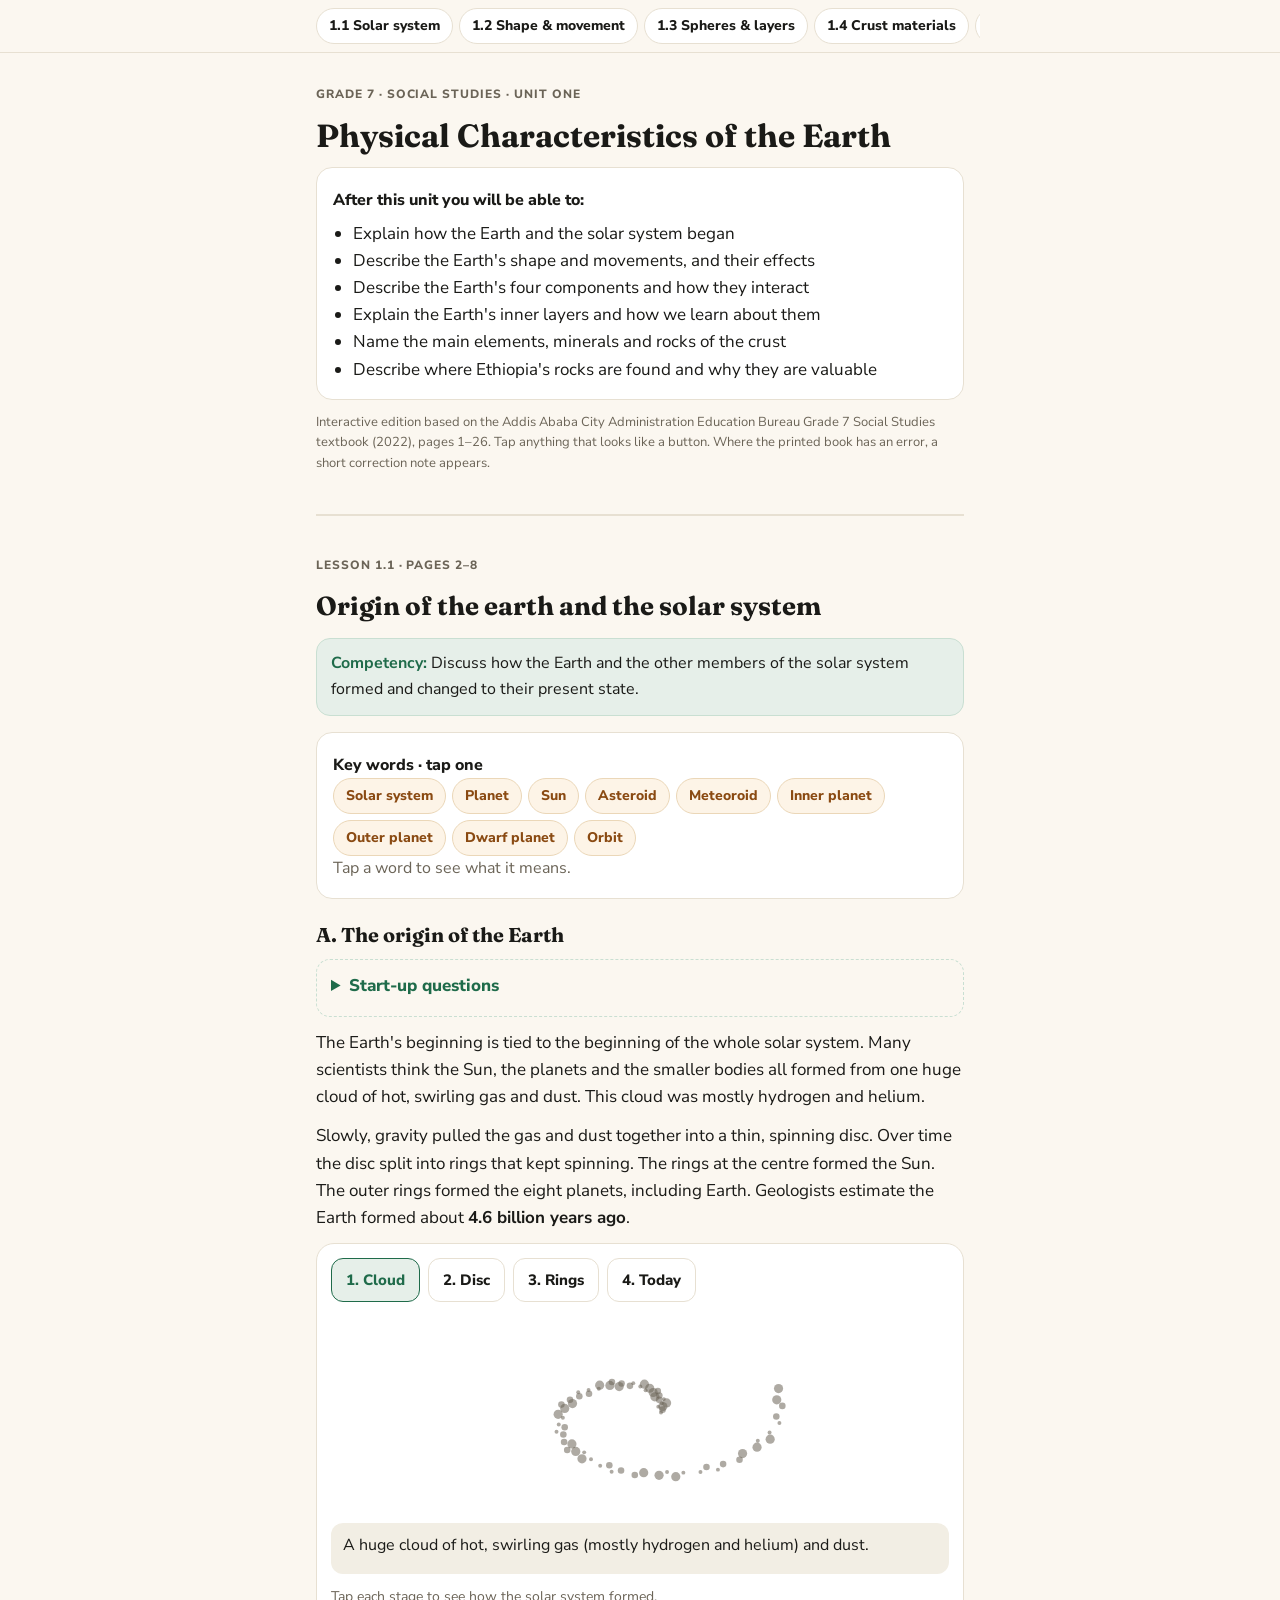
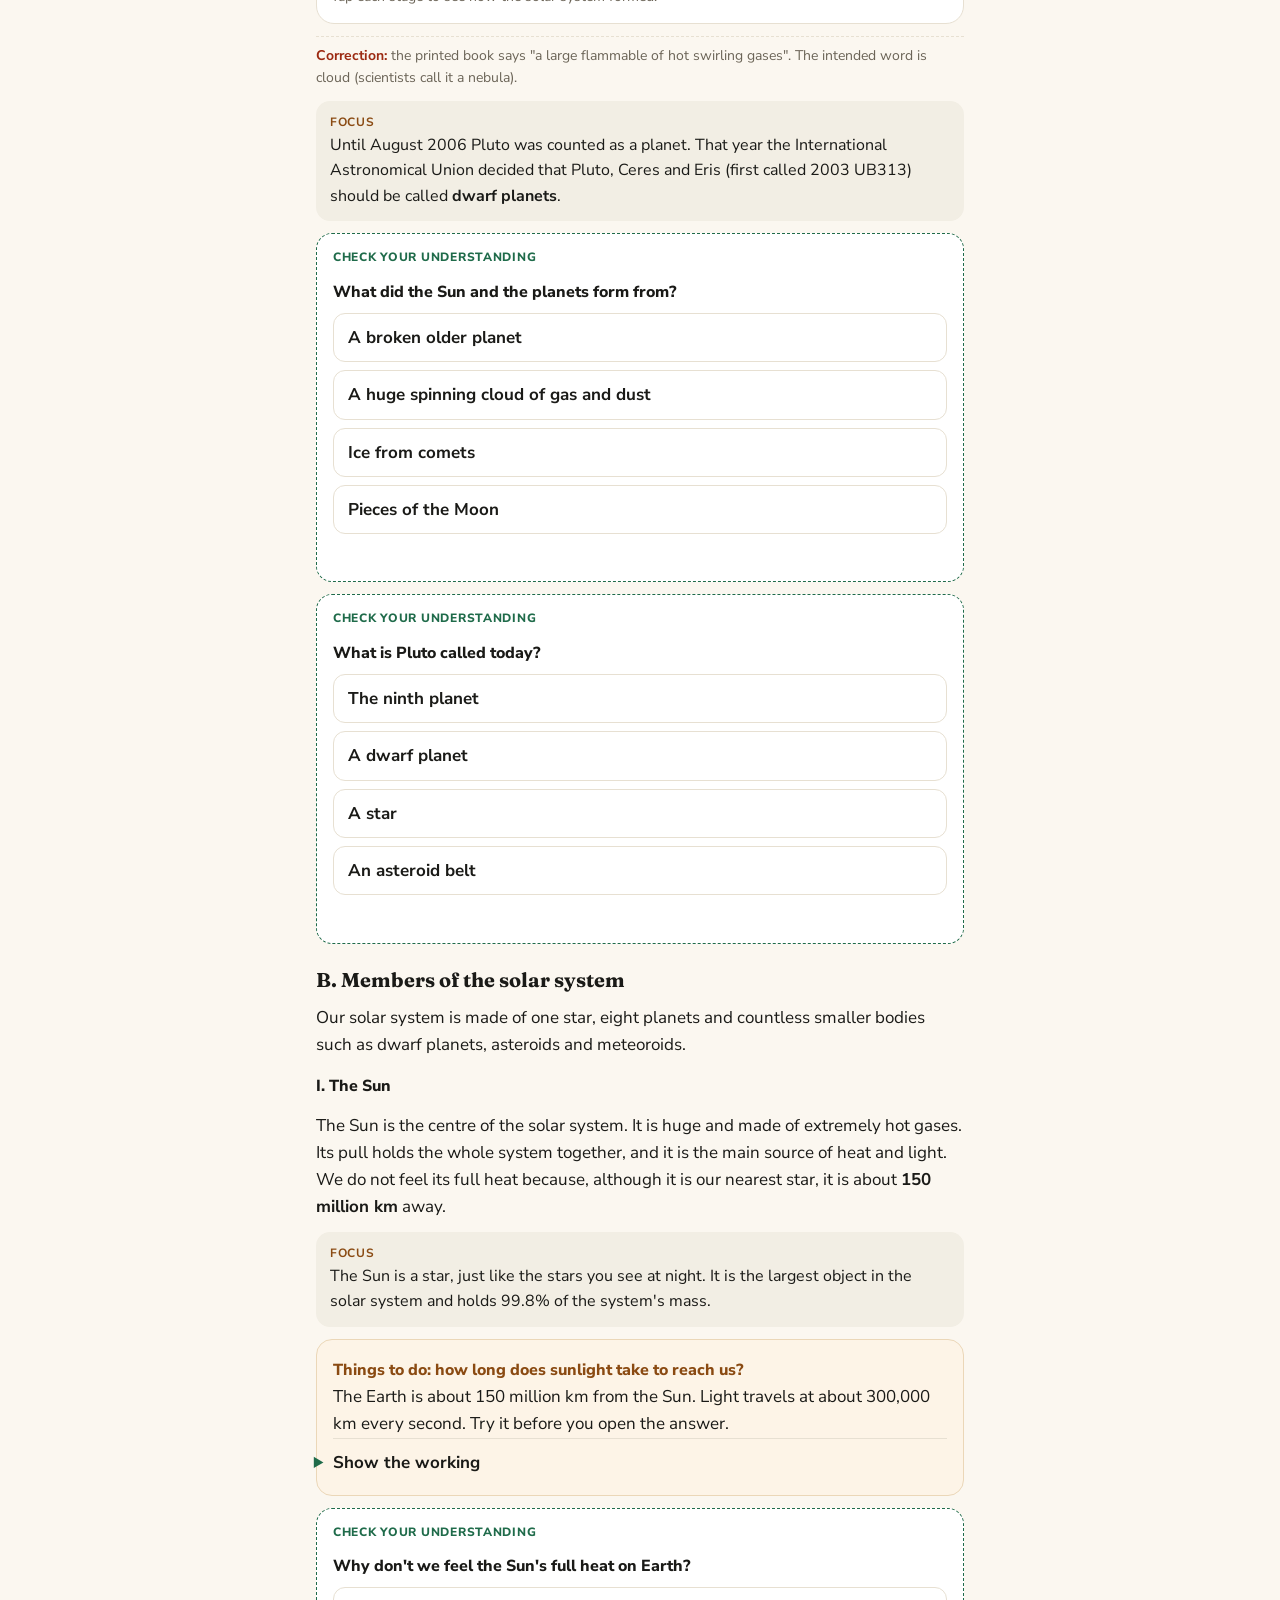
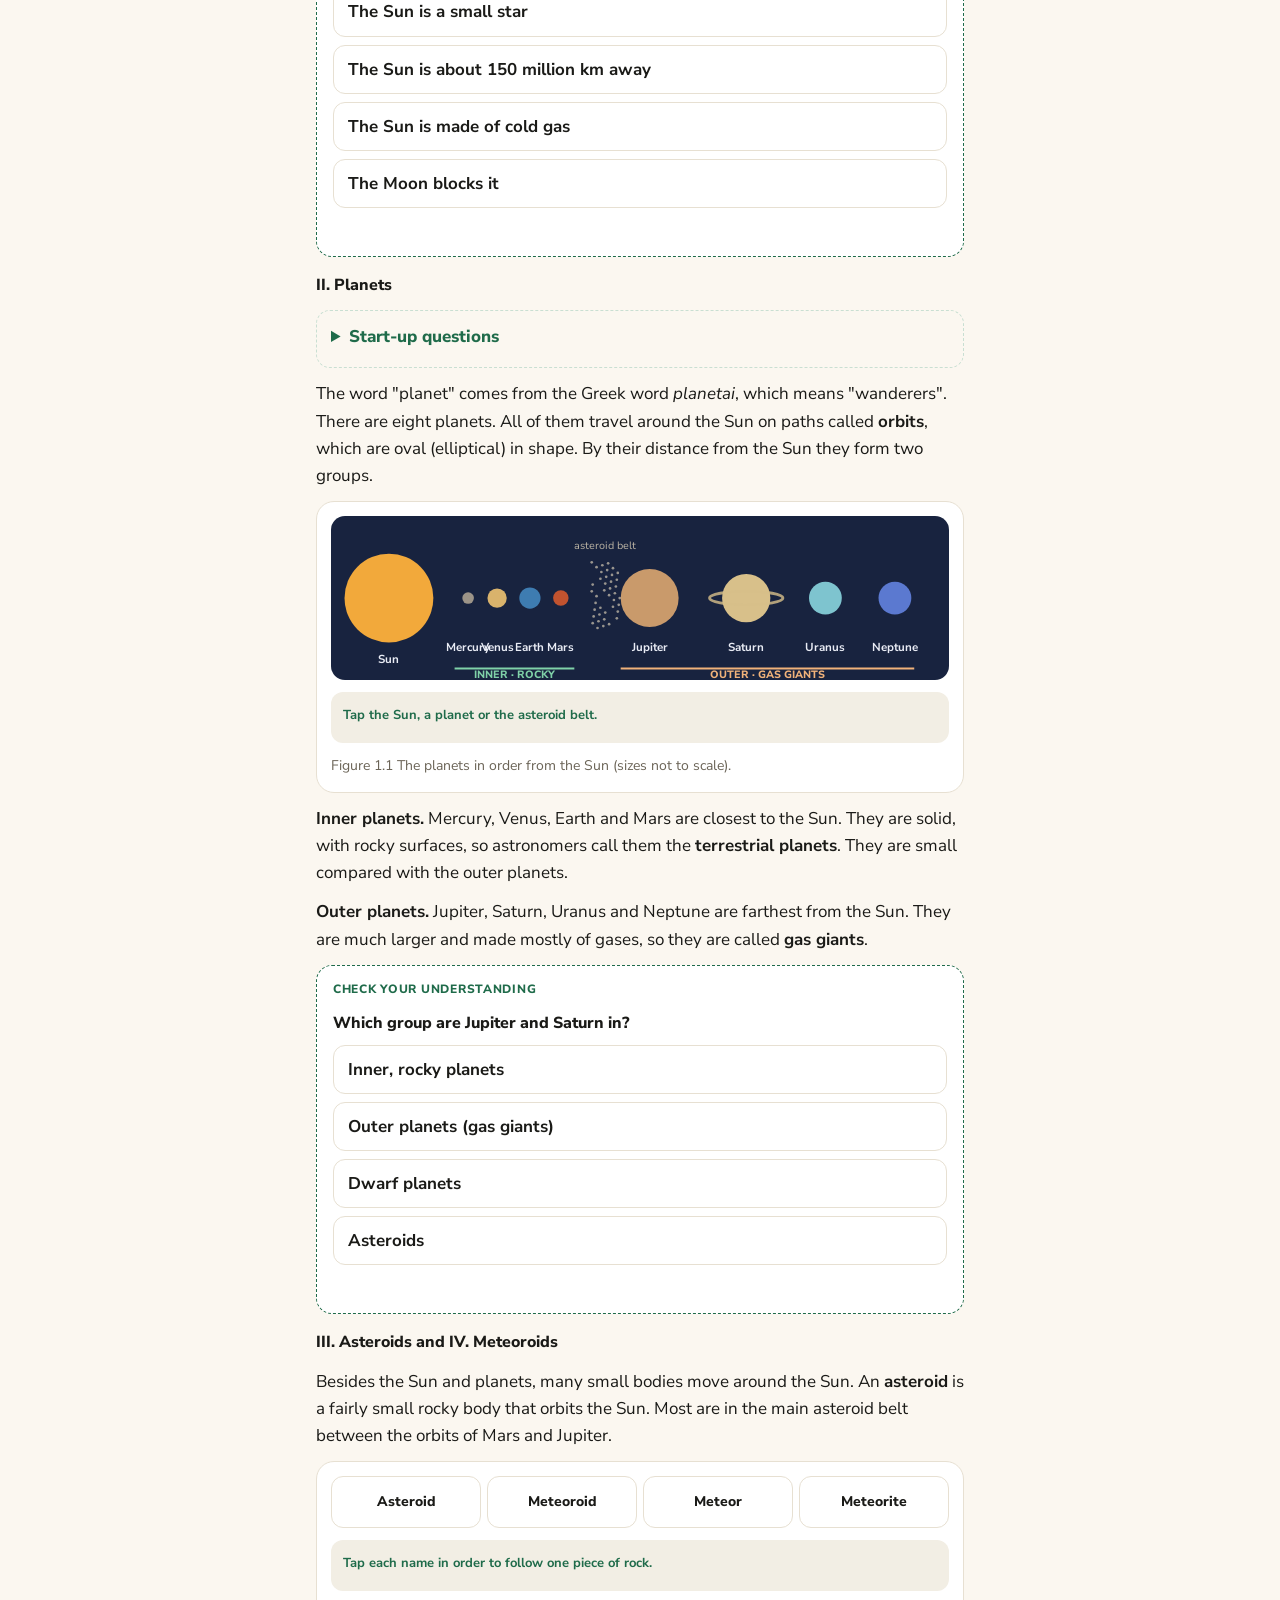
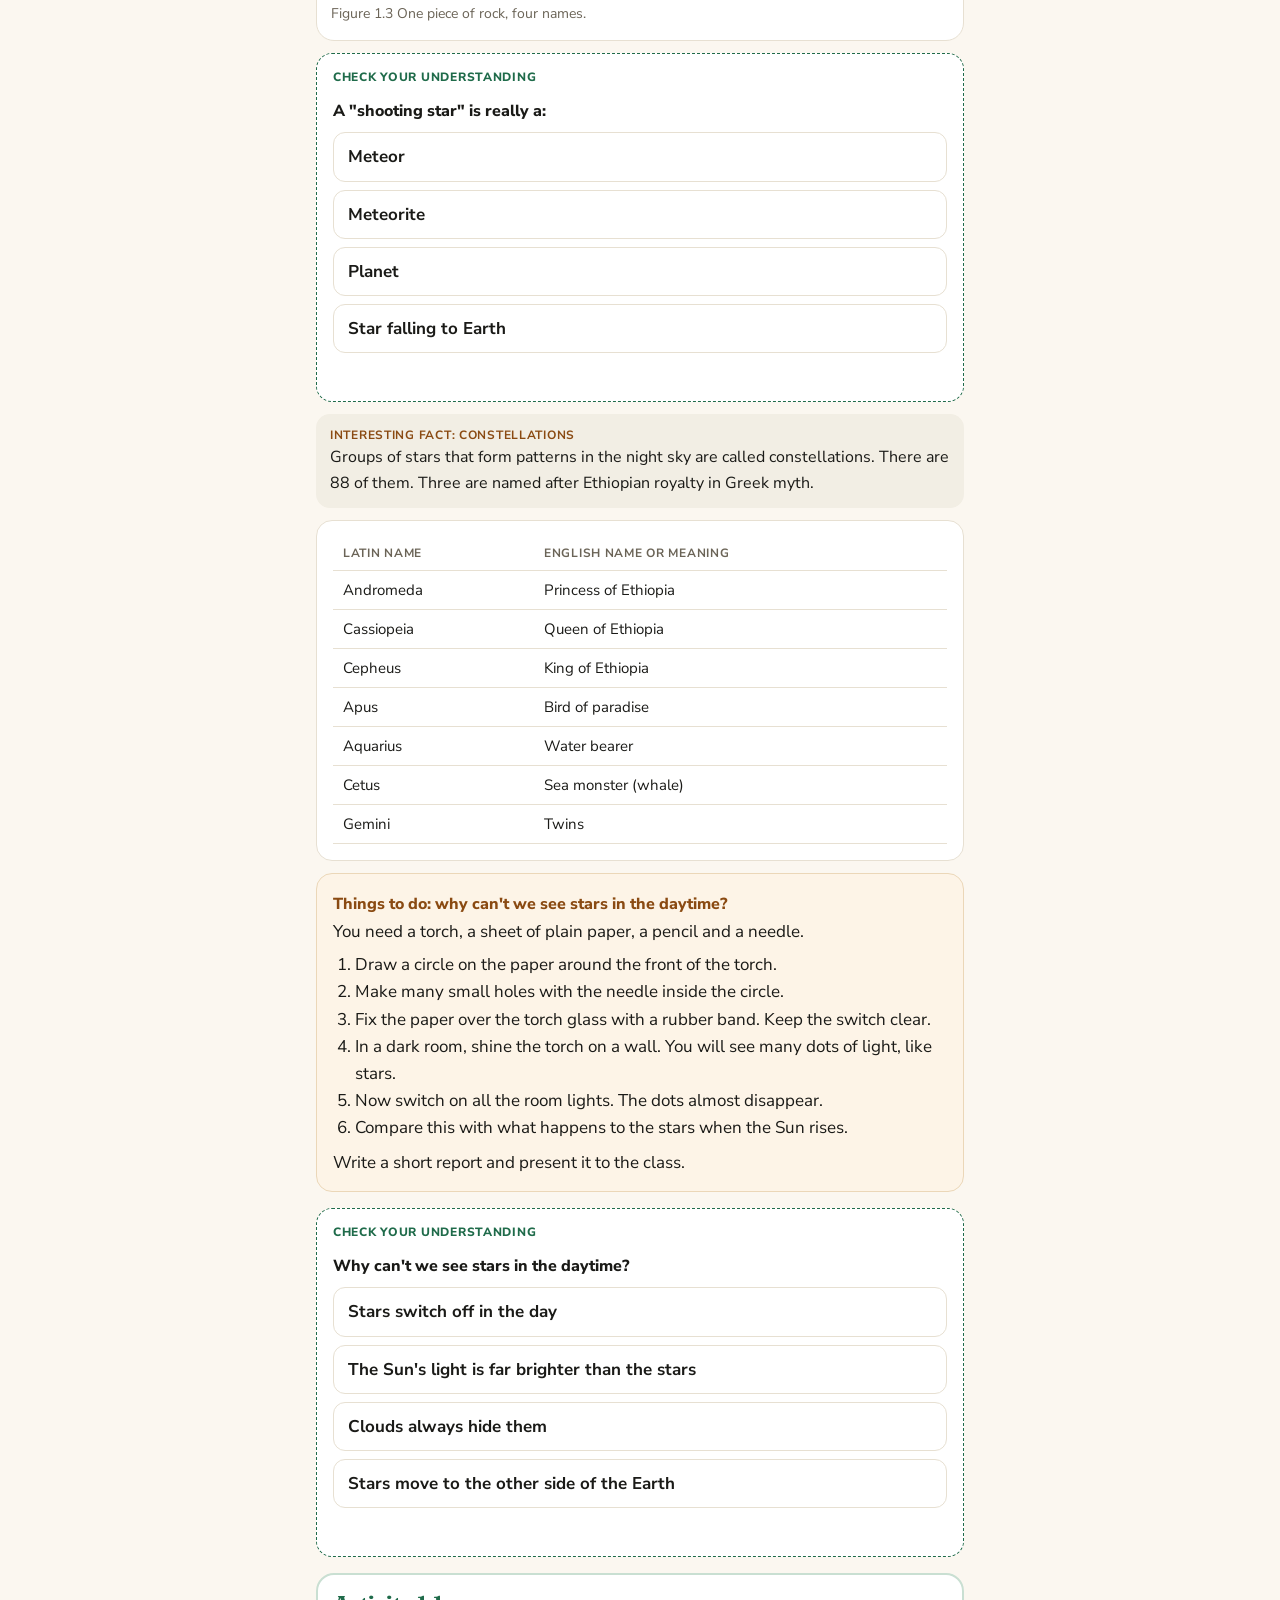
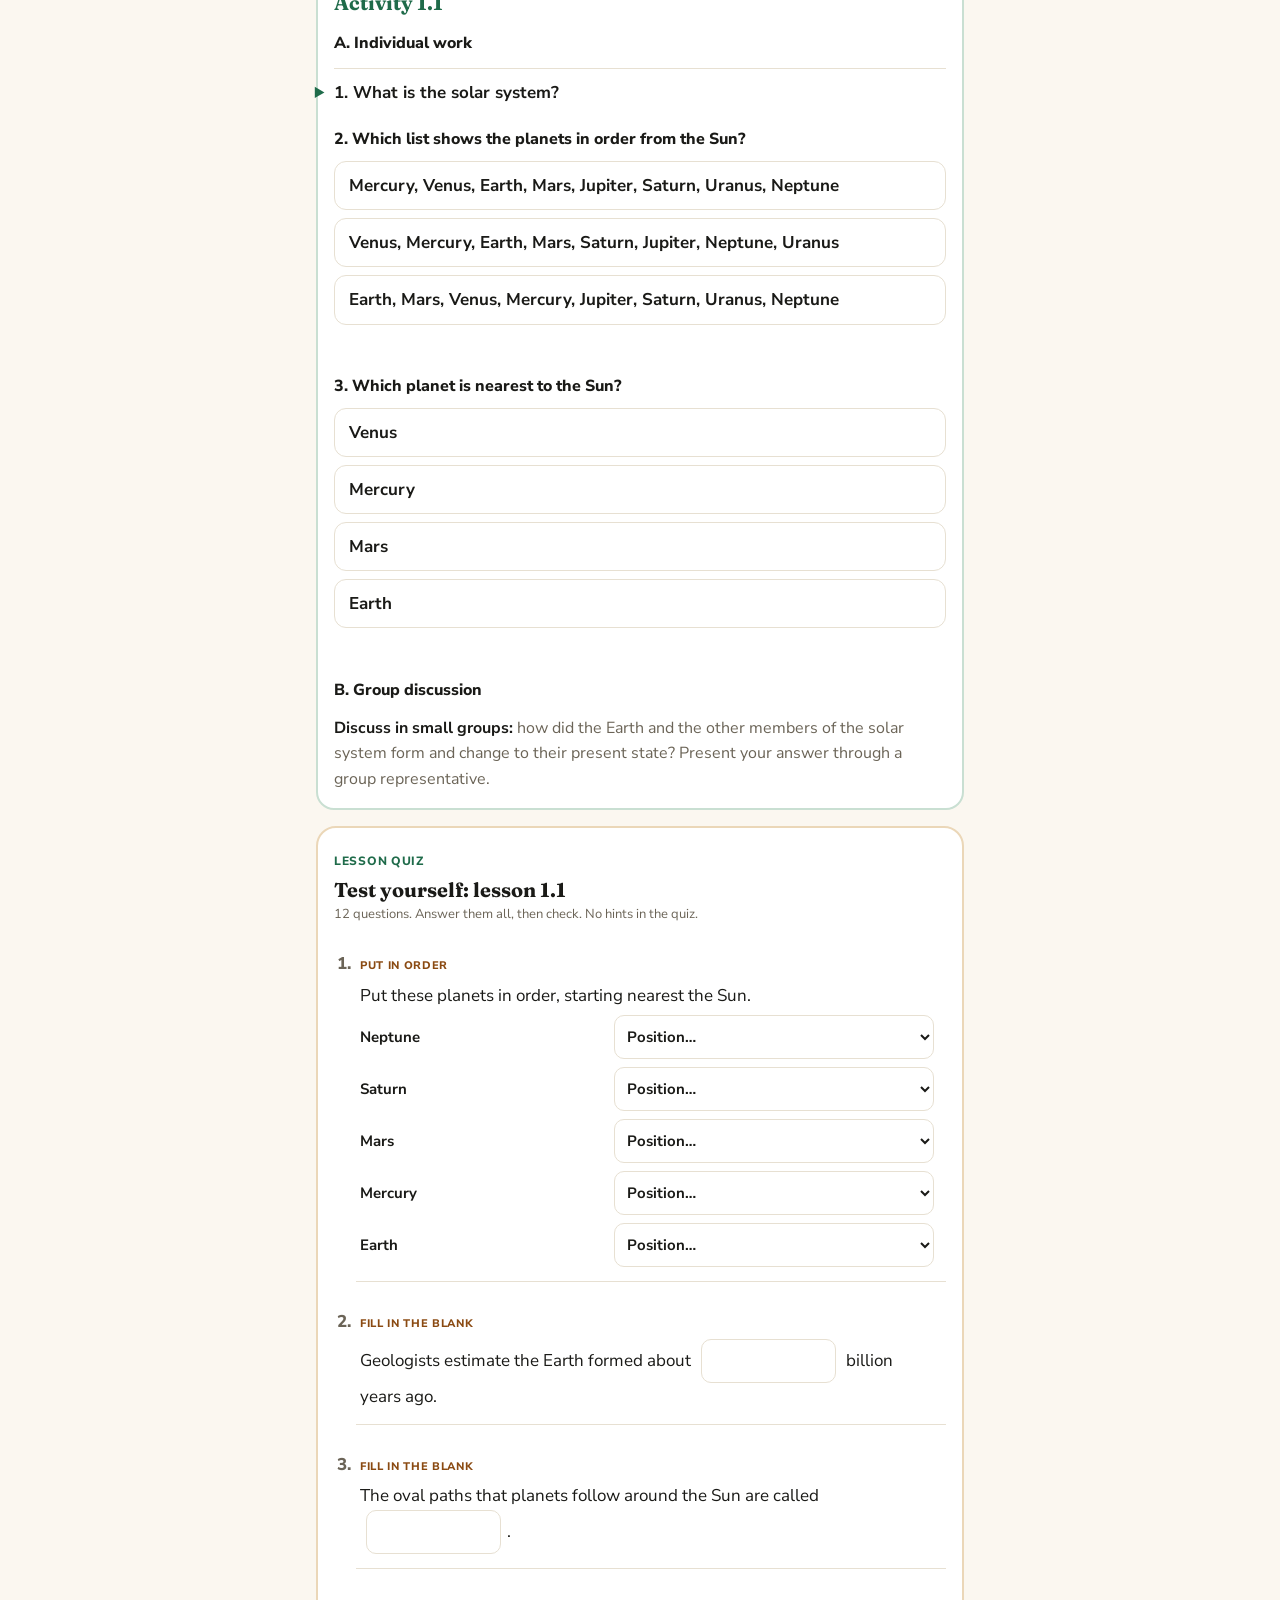
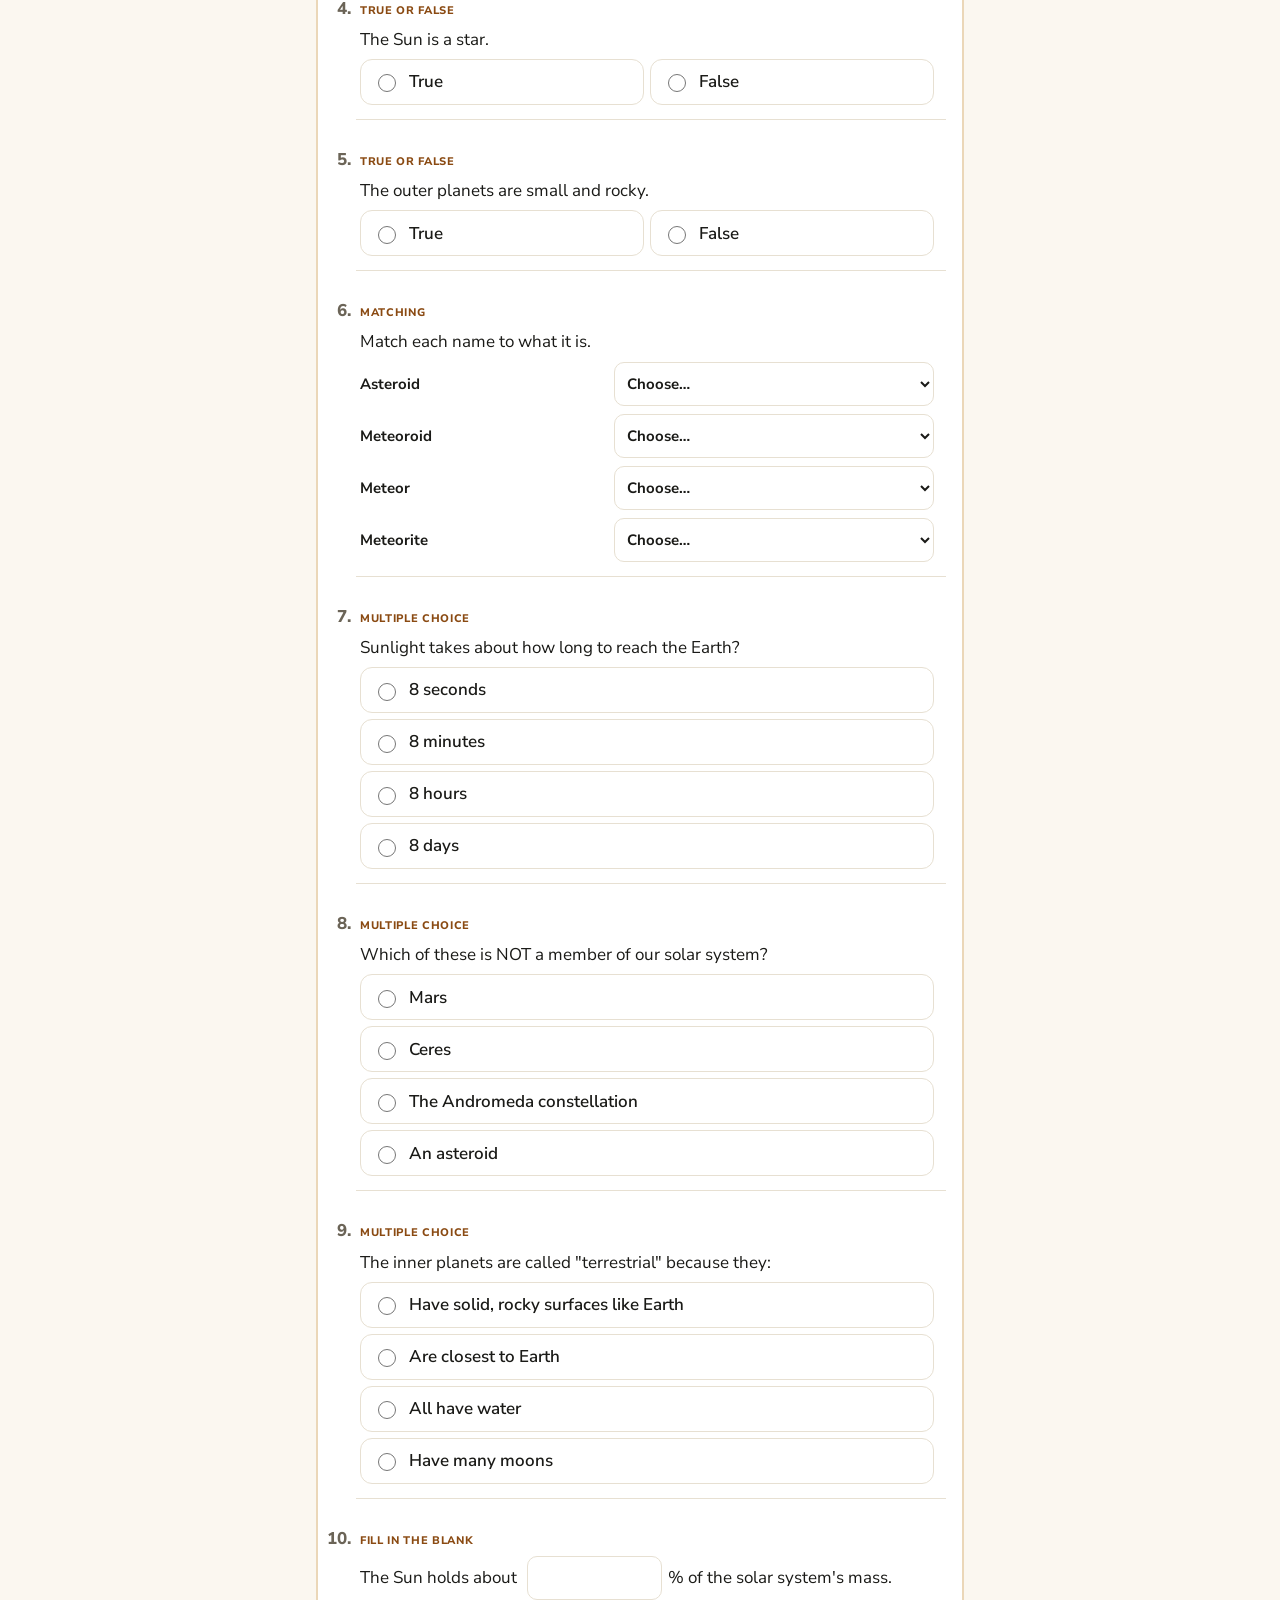
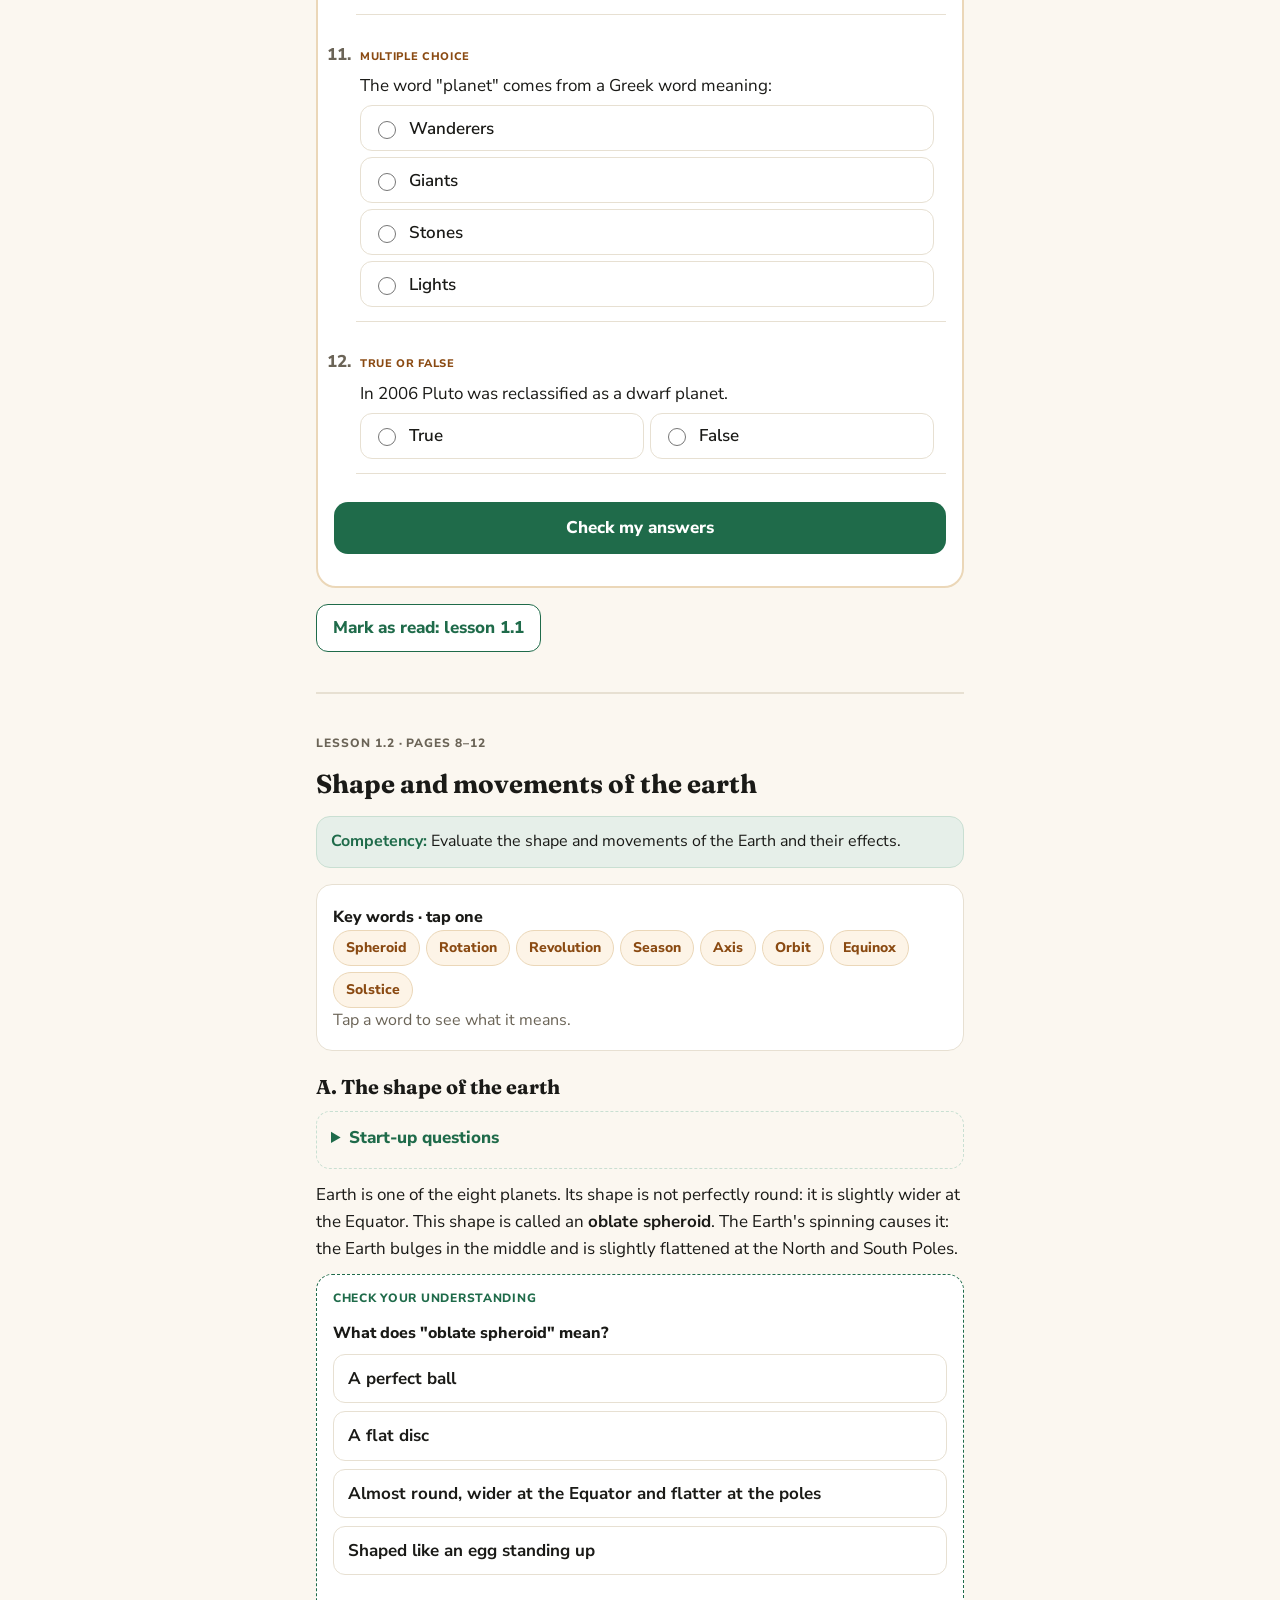
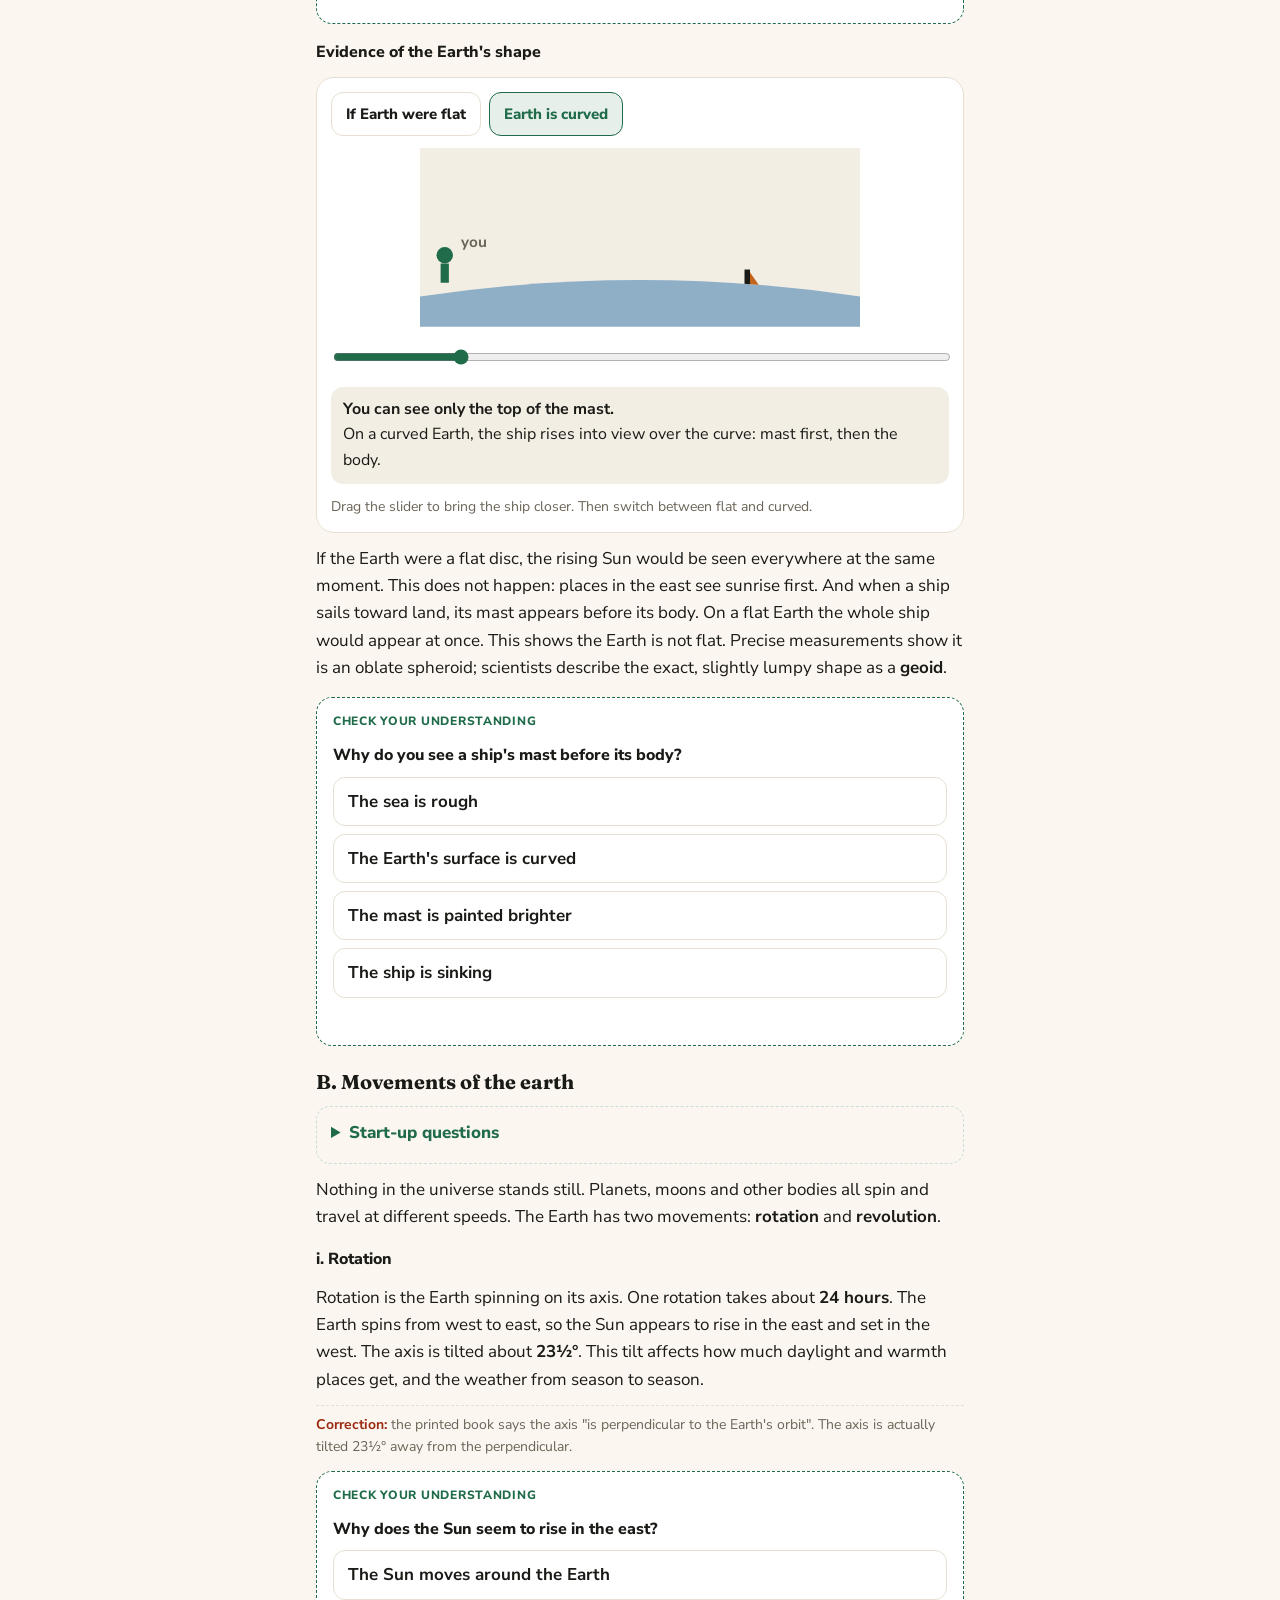
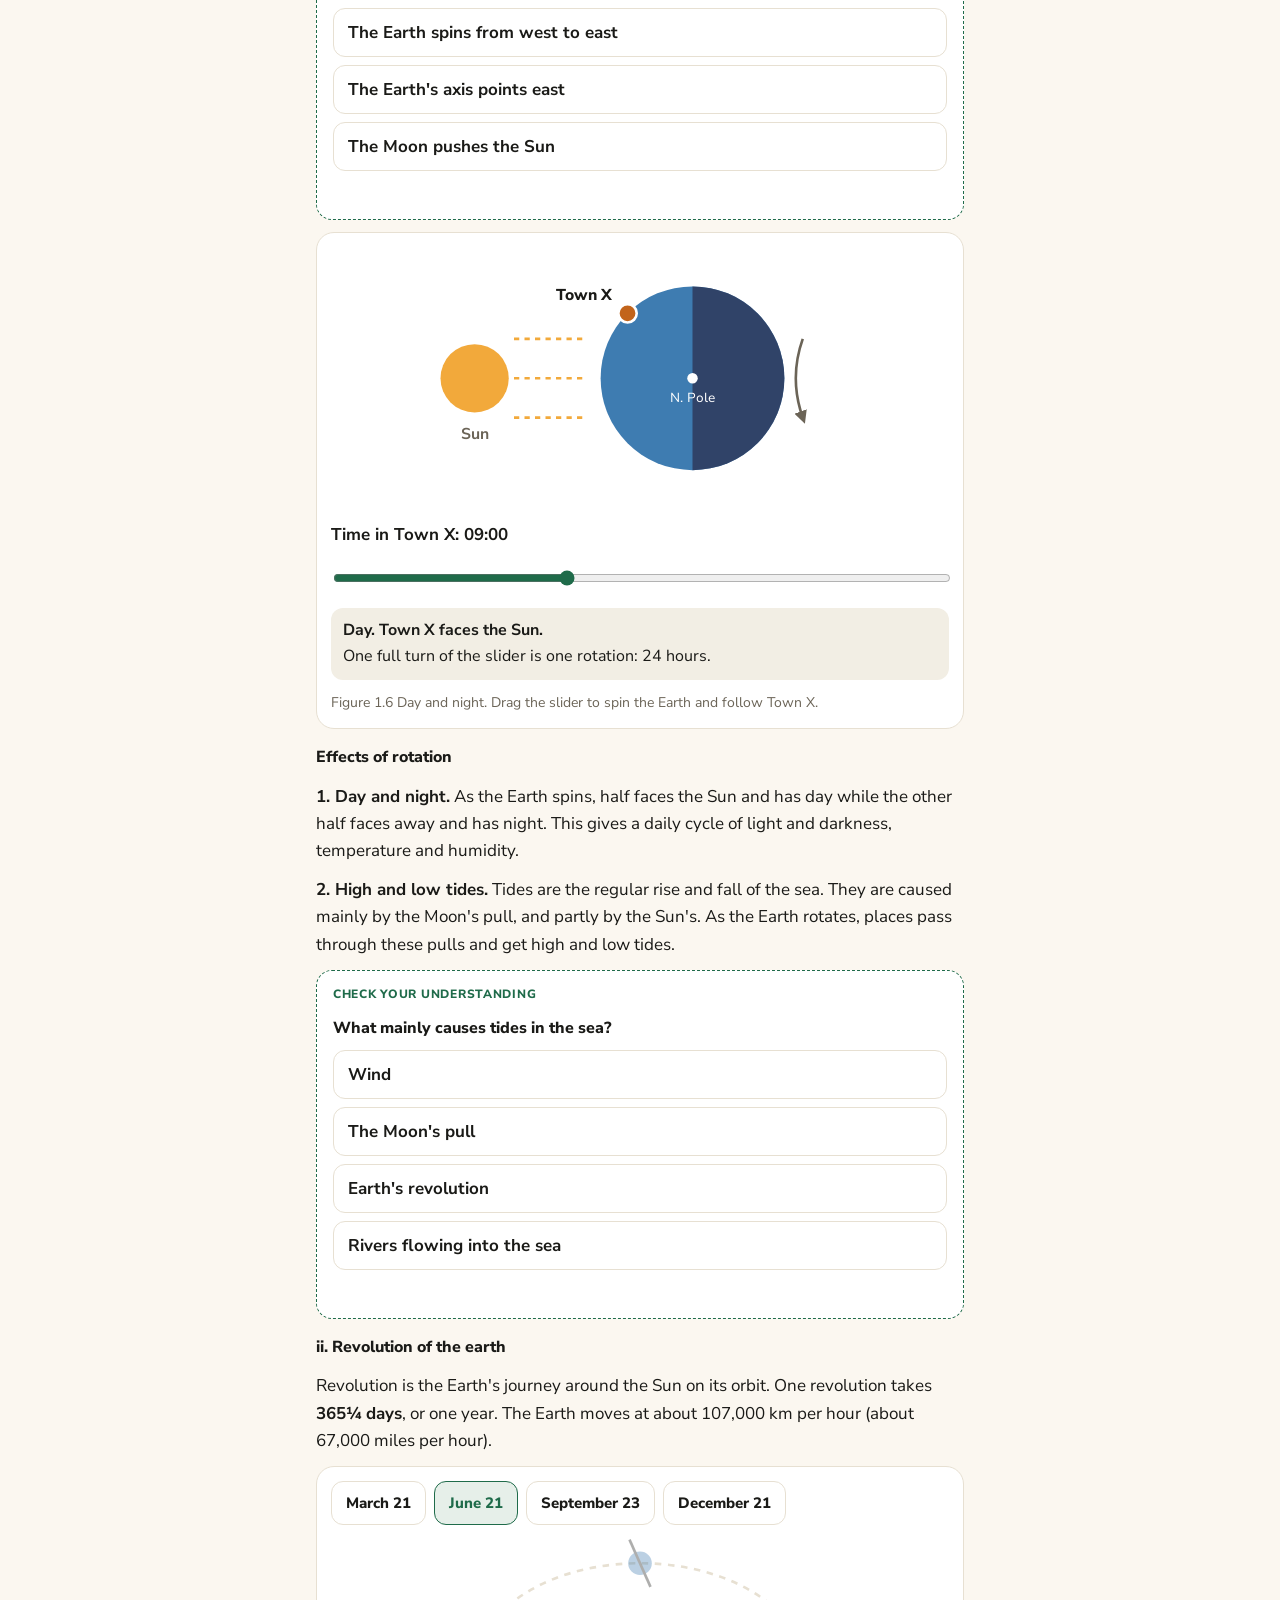
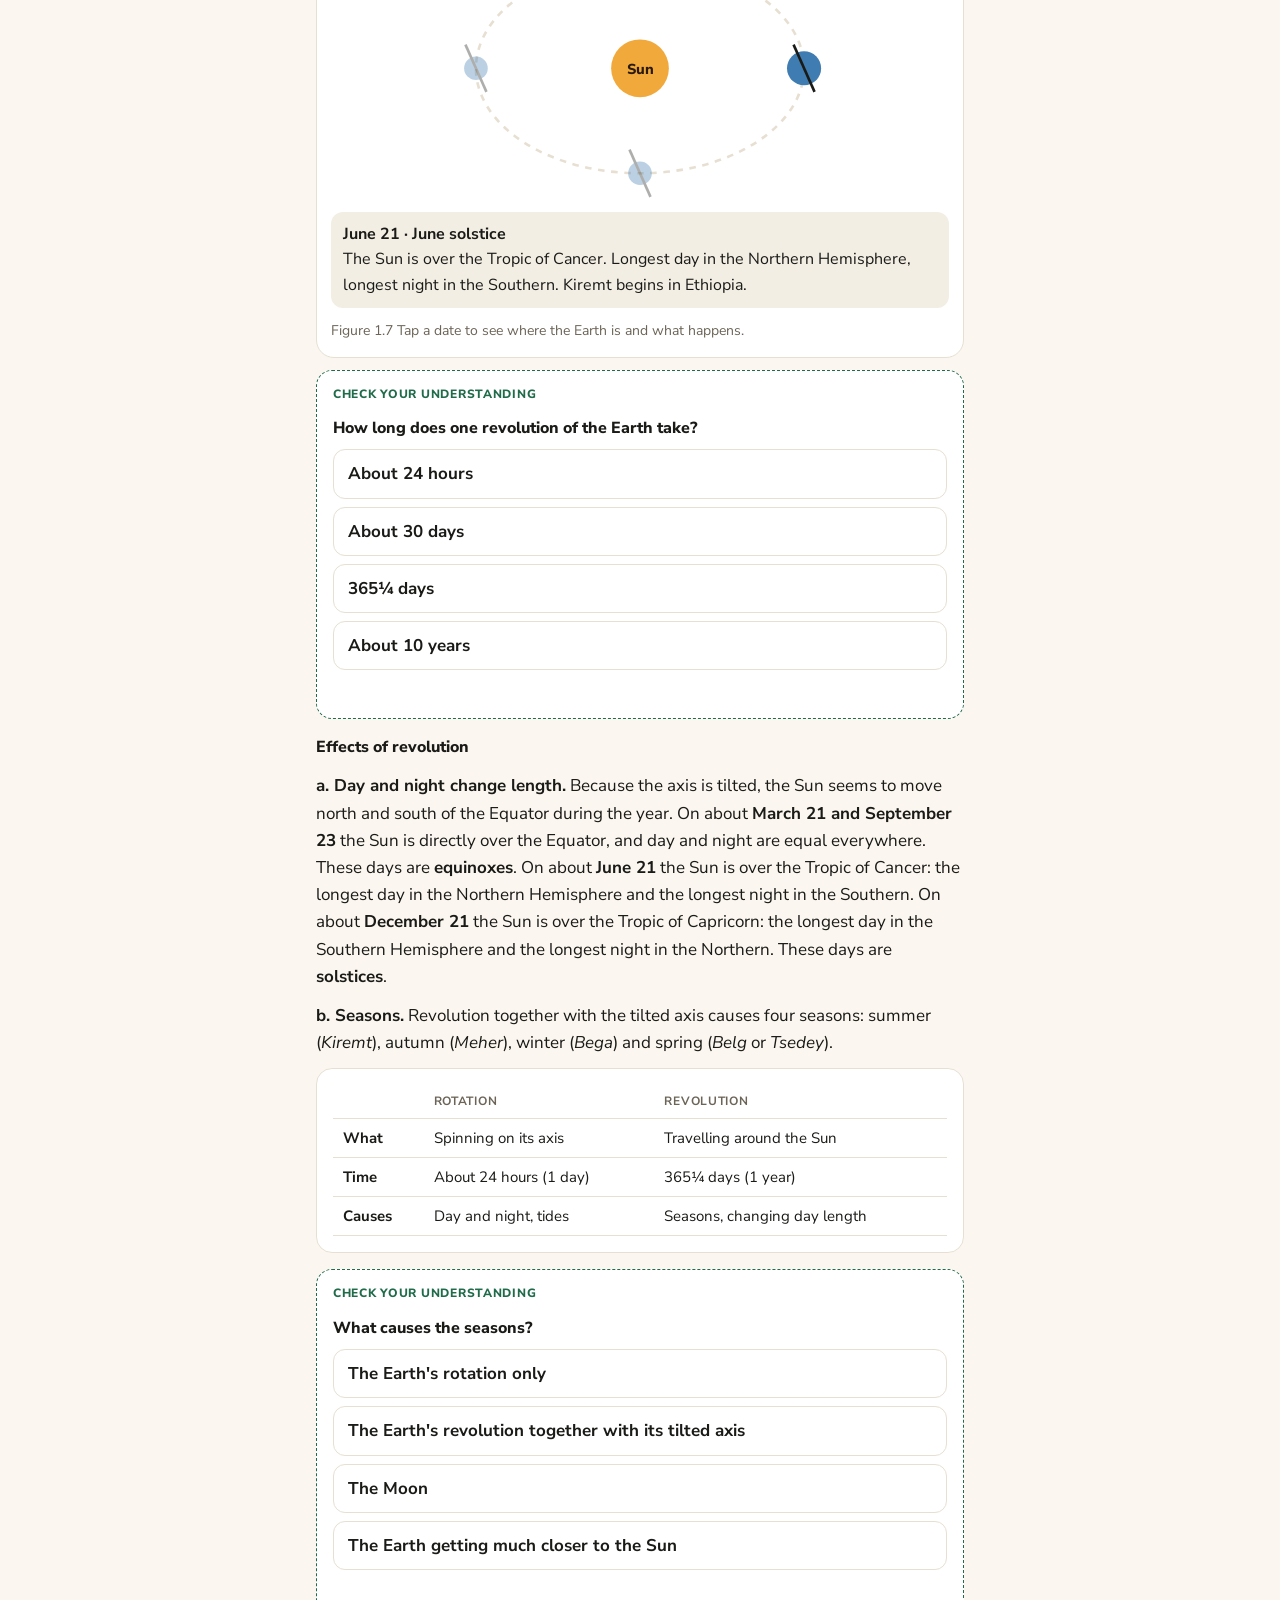
<file: sources/g7-social-u1.html>
<!doctype html><html><head><meta charset=utf8><meta name=viewport content="width=device-width,initial-scale=1,viewport-fit=cover"><style>:root{color-scheme:light;box-sizing:border-box;padding-top:env(safe-area-inset-top,0px);padding-bottom:env(safe-area-inset-bottom,0px)}html{scroll-padding-top:env(safe-area-inset-top,0px)}body{margin:0;padding:0;font:14px -apple-system,BlinkMacSystemFont,sans-serif;background:#fff;color:#000}img{max-width:100%}[hidden]:not([hidden=until-found i]){display:none!important}</style></head><body>
<title>Meseret Interactive Textbook</title>
<meta name="claude:viewport-fit-sides" content="cover">
<link rel="stylesheet" href="https://fonts.googleapis.com/css2?family=Fraunces:opsz,wght@9..144,600;9..144,700&family=Nunito+Sans:wght@400;600;700;800&display=swap">
<style>
/* Layout: one reading column (max 680px), sticky lesson nav, each section = text + tappable figure + activity. */
:root {
  --bg: #FBF7F0; --surface: #FFFFFF; --surface-2: #F2EEE4; --line: #E7E0D2;
  --fg: #1A1A17; --muted: #6B6457;
  --accent: #1F6B4A; --accent-ink: #FFFFFF; --accent-soft: #E6EFE9; --accent-line: #C9DFD2;
  --warm: #C2641B; --warm-soft: #FDF4E7; --warm-ink: #8A4A12; --warm-line: #EBD7B8;
  --bad-soft: #FBE9E4; --bad-ink: #9C2A12; --bad-line: #EFC3B6;
  --space: #18233F; --space-ink: #E9ECF5; --night: #2E3A5C;
  --l-crust: #7B5B3A; --l-mantle: #D9822B; --l-ocore: #E8A93A; --l-icore: #F6D46B;
  --r-ign: #C2641B; --r-sed: #D8B979; --r-met: #7C6A9C;
  --display: 'Fraunces', Georgia, 'Times New Roman', serif;
  --body: 'Nunito Sans', 'Segoe UI', system-ui, sans-serif;
}
@media (prefers-color-scheme: dark) { :root:not([data-theme="light"]) {
  --bg: #151613; --surface: #1F201C; --surface-2: #282923; --line: #383932;
  --fg: #F1EEE6; --muted: #ABA697;
  --accent: #6BBF95; --accent-ink: #0E1A13; --accent-soft: #1C3328; --accent-line: #2D4D3C;
  --warm: #E59152; --warm-soft: #33261A; --warm-ink: #F2B887; --warm-line: #55402A;
  --bad-soft: #3A211B; --bad-ink: #F2A390; --bad-line: #5A3328;
  --space: #0E1428; --space-ink: #E9ECF5; --night: #253150;
  --l-crust: #A98560; --l-mantle: #D9822B; --l-ocore: #E8A93A; --l-icore: #F6D46B;
  --r-ign: #E59152; --r-sed: #D8B979; --r-met: #A895C9;
  color-scheme: dark; } }
:root[data-theme="dark"] {
  --bg: #151613; --surface: #1F201C; --surface-2: #282923; --line: #383932;
  --fg: #F1EEE6; --muted: #ABA697;
  --accent: #6BBF95; --accent-ink: #0E1A13; --accent-soft: #1C3328; --accent-line: #2D4D3C;
  --warm: #E59152; --warm-soft: #33261A; --warm-ink: #F2B887; --warm-line: #55402A;
  --bad-soft: #3A211B; --bad-ink: #F2A390; --bad-line: #5A3328;
  --space: #0E1428; --space-ink: #E9ECF5; --night: #253150;
  --l-crust: #A98560; --l-mantle: #D9822B; --l-ocore: #E8A93A; --l-icore: #F6D46B;
  --r-ign: #E59152; --r-sed: #D8B979; --r-met: #A895C9;
  color-scheme: dark; }

* { box-sizing: border-box; }
body { background: var(--bg); color: var(--fg); font-family: var(--body); font-size: 17px; line-height: 1.6; }
button { font: inherit; color: inherit; }
:focus-visible { outline: 3px solid var(--accent); outline-offset: 2px; border-radius: 6px; }
.wrap { max-width: 680px; margin: 0 auto; padding-left: max(16px, env(safe-area-inset-left, 0px)); padding-right: max(16px, env(safe-area-inset-right, 0px)); padding-block: 8px 64px; }

nav.toc { position: sticky; top: env(safe-area-inset-top, 0px); z-index: 5; background: var(--bg); border-bottom: 1px solid var(--line); }
nav.toc .in { max-width: 680px; margin: 0 auto; padding-left: max(16px, env(safe-area-inset-left, 0px)); padding-right: max(16px, env(safe-area-inset-right, 0px)); padding-block: 8px; display: flex; gap: 6px; overflow-x: auto; }
nav.toc a { flex: none; text-decoration: none; color: var(--fg); background: var(--surface); border: 1.5px solid var(--line); border-radius: 99px; padding: 6px 12px; font-size: 14px; font-weight: 800; min-height: 36px; display: inline-flex; align-items: center; gap: 4px; }
nav.toc a.read { border-color: var(--accent); color: var(--accent); }
nav.toc a.read::after { content: "✓"; }

header.unit { padding-block: 24px 8px; display: grid; gap: 12px; }
.eyebrow { font-size: 12px; font-weight: 800; letter-spacing: .08em; text-transform: uppercase; color: var(--muted); }
h1, h2, h3 { font-family: var(--display); font-weight: 700; margin: 0; text-wrap: balance; line-height: 1.2; }
h1 { font-size: 32px; }
h2 { font-size: 26px; }
h3 { font-size: 20px; margin-top: 8px; }
h4 { font-size: 16px; margin: 4px 0 0; font-weight: 800; }
p { margin: 0; }
section.lesson { display: grid; gap: 16px; padding-block: 40px 8px; border-top: 2px solid var(--line); margin-top: 32px; scroll-margin-top: 64px; }
.part { display: grid; gap: 12px; }
.card { background: var(--surface); border: 1.5px solid var(--line); border-radius: 16px; padding: 16px; }
.outcomes ul, .card ul { margin: 6px 0 0; padding-left: 20px; }
.compet { background: var(--accent-soft); border: 1.5px solid var(--accent-line); border-radius: 14px; padding: 12px 14px; font-size: 16px; }
.compet b { color: var(--accent); }

.kw { display: flex; flex-wrap: wrap; gap: 6px; }
.kw button { border: 1.5px solid var(--warm-line); background: var(--warm-soft); color: var(--warm-ink); border-radius: 99px; padding: 4px 12px; font-size: 14px; font-weight: 800; min-height: 36px; cursor: pointer; }
.kw button[aria-pressed="true"] { background: var(--warm); color: #fff; border-color: var(--warm); }
.kwdef { font-size: 16px; min-height: 1.6em; color: var(--muted); }
.kwdef strong { color: var(--fg); }

.startup { border: 1.5px dashed var(--accent-line); border-radius: 14px; padding: 12px 14px; }
.startup summary { cursor: pointer; font-weight: 800; color: var(--accent); min-height: 32px; }
.startup ul { margin: 6px 0 0; padding-left: 20px; }
.focus { background: var(--surface-2); border-radius: 14px; padding: 12px 14px; font-size: 16px; }
.focus b { display: block; font-size: 12px; letter-spacing: .06em; text-transform: uppercase; color: var(--warm-ink); }
.fix { font-size: 14px; color: var(--muted); border-top: 1px dashed var(--line); padding-top: 8px; }
.fix b { color: var(--bad-ink); }
.todo { background: var(--warm-soft); border: 1.5px solid var(--warm-line); border-radius: 16px; padding: 14px 16px; }
.todo h4 { color: var(--warm-ink); }
.todo ol { margin: 6px 0 0; padding-left: 22px; }
.tbl { overflow-x: auto; }
table { border-collapse: collapse; width: 100%; font-size: 15px; }
th, td { text-align: left; padding: 7px 10px; border-bottom: 1px solid var(--line); vertical-align: top; }
th { font-size: 12px; text-transform: uppercase; letter-spacing: .06em; color: var(--muted); }
td.n { font-variant-numeric: tabular-nums; text-align: right; }

/* figures */
figure { margin: 0; display: grid; gap: 10px; }
figcaption { font-size: 14px; color: var(--muted); }
.fig { background: var(--surface); border: 1.5px solid var(--line); border-radius: 18px; padding: 14px; display: grid; gap: 12px; }
.info { background: var(--surface-2); border-radius: 12px; padding: 10px 12px; font-size: 16px; min-height: 3.2em; }
.info strong { display: block; }
.hint { font-size: 13px; font-weight: 700; color: var(--accent); }
.space { background: var(--space); color: var(--space-ink); border-radius: 14px; overflow-x: auto; }
.space svg { display: block; min-width: 560px; width: 100%; height: auto; }
.tap { cursor: pointer; }
.tap:hover > circle, .tap:focus-visible > circle { stroke: #fff; stroke-width: 2; }
svg text { font-family: var(--body); }
.btnrow { display: flex; flex-wrap: wrap; gap: 8px; }
.pill { border: 1.5px solid var(--line); background: var(--surface); border-radius: 12px; padding: 8px 14px; font-weight: 800; font-size: 15px; min-height: 44px; cursor: pointer; }
.pill[aria-pressed="true"] { border-color: var(--accent); background: var(--accent-soft); color: var(--accent); }
.chain { display: grid; grid-template-columns: repeat(4, 1fr); gap: 6px; }
.chain button { border: 1.5px solid var(--line); background: var(--surface); border-radius: 12px; padding: 10px 4px; font-weight: 800; font-size: 14px; cursor: pointer; min-height: 52px; }
.chain button[aria-pressed="true"] { border-color: var(--warm); background: var(--warm-soft); color: var(--warm-ink); }
input[type=range] { width: 100%; accent-color: var(--accent); min-height: 32px; }
.bars { display: grid; gap: 7px; }
.brow { display: grid; grid-template-columns: 118px 1fr 52px; gap: 8px; align-items: center; font-size: 14px; }
.brow .track { height: 14px; background: var(--surface-2); border-radius: 99px; overflow: hidden; }
.brow .fill { display: block; height: 100%; background: var(--accent); border-radius: 99px; }
.brow b { text-align: right; font-variant-numeric: tabular-nums; }
.stack { display: flex; height: 34px; border-radius: 10px; overflow: hidden; font-size: 13px; font-weight: 800; }
.stack span { display: grid; place-items: center; color: #fff; }
.compass { display: grid; grid-template-columns: repeat(3, 1fr); gap: 6px; max-width: 360px; margin: 0 auto; width: 100%; }
.compass div { aspect-ratio: 1.4; border-radius: 10px; display: grid; place-items: center; text-align: center; font-size: 13px; font-weight: 800; color: #1A1A17; padding: 4px; }
.legend { display: flex; flex-wrap: wrap; gap: 12px; font-size: 14px; }
.legend span { display: inline-flex; align-items: center; gap: 6px; }
.legend i { width: 14px; height: 14px; border-radius: 4px; display: inline-block; }

/* sorter + quiz */
.sorter { display: grid; gap: 10px; }
.sorter .item { font-family: var(--display); font-size: 24px; font-weight: 700; text-align: center; padding: 8px; }
.sorter .bins { display: grid; grid-template-columns: repeat(auto-fit, minmax(120px, 1fr)); gap: 8px; }
.sorter .bins button { border: 1.5px solid var(--line); background: var(--surface); border-radius: 12px; min-height: 52px; font-weight: 800; cursor: pointer; }
.fb { font-size: 16px; font-weight: 700; min-height: 1.6em; }
.fb.ok { color: var(--accent); } .fb.no { color: var(--bad-ink); }
.activity { background: var(--surface); border: 2px solid var(--accent-line); border-radius: 18px; padding: 16px; display: grid; gap: 12px; }
.activity > h3 { margin: 0; color: var(--accent); }
.qa { border-top: 1px solid var(--line); padding-top: 10px; }
.qa summary { cursor: pointer; font-weight: 700; min-height: 32px; list-style-position: outside; }
.qa summary::marker { color: var(--accent); }
.qa .ans { margin-top: 6px; background: var(--accent-soft); border-radius: 10px; padding: 8px 12px; font-size: 16px; }
.mcq { display: grid; gap: 8px; }
.mcq .opts { display: grid; gap: 8px; }
.mcq button { text-align: left; border: 1.5px solid var(--line); background: var(--surface); border-radius: 12px; padding: 10px 14px; min-height: 48px; font-weight: 700; cursor: pointer; }
.mcq button.ok { border-color: var(--accent); background: var(--accent-soft); }
.mcq button.no { border-color: var(--bad-line); background: var(--bad-soft); color: var(--bad-ink); }
.check { background: var(--surface); border: 1.5px dashed var(--accent); border-radius: 16px; padding: 14px 16px; }
.ck { font-size: 12px; font-weight: 800; letter-spacing: .06em; text-transform: uppercase; color: var(--accent); }
.fb small { display: block; font-weight: 600; color: var(--fg); margin-top: 2px; }
.quiz { background: var(--surface); border: 2px solid var(--warm-line); border-radius: 20px; padding: 18px 16px; display: grid; gap: 14px; scroll-margin-top: 64px; }
.quiz h3 { margin: 4px 0 2px; }
.qlist { margin: 0; padding-left: 22px; display: grid; gap: 14px; }
.qi { padding: 12px 12px 10px 4px; border-bottom: 1px solid var(--line); }
.qi::marker { font-weight: 800; color: var(--muted); }
.qi p { margin: 4px 0; }
.qt { font-size: 11px; font-weight: 800; letter-spacing: .06em; text-transform: uppercase; color: var(--warm-ink); }
.qi.ok { background: var(--accent-soft); border-radius: 12px; } .qi.no { background: var(--bad-soft); border-radius: 12px; }
.qopts { display: grid; gap: 6px; margin-top: 6px; } .qopts.row2 { grid-template-columns: 1fr 1fr; }
.qopts label { display: flex; gap: 10px; align-items: center; border: 1.5px solid var(--line); background: var(--surface); border-radius: 12px; padding: 8px 12px; min-height: 46px; cursor: pointer; font-weight: 600; }
.qopts label:has(input:checked) { border-color: var(--accent); background: var(--accent-soft); }
.qopts input { accent-color: var(--accent); width: 18px; height: 18px; flex: none; }
.qmatch { display: grid; gap: 8px; margin-top: 6px; }
.qmatch label { display: grid; grid-template-columns: minmax(0,1fr) minmax(0,1.3fr); gap: 8px; align-items: center; font-weight: 700; font-size: 15px; }
.qmatch select, input.blank { font: inherit; font-size: 15px; color: var(--fg); background: var(--surface); border: 1.5px solid var(--line); border-radius: 10px; min-height: 44px; padding: 0 8px; max-width: 100%; }
input.blank { width: 9em; margin: 0 6px; font-weight: 800; text-align: center; }
.qr { font-size: 15px; } .qr b { color: var(--fg); }
.qerr { color: var(--bad-ink); font-weight: 700; margin: 0; min-height: 0; }
.qbtn { min-height: 52px; border: 0; border-radius: 14px; background: var(--accent); color: var(--accent-ink); font-weight: 800; font-size: 17px; padding: 0 20px; cursor: pointer; width: 100%; }
.qbtn.ghost { background: transparent; border: 1.5px solid var(--accent); color: var(--accent); width: auto; }
.qscore { display: grid; gap: 6px; justify-items: start; }
.qscore .big { font-family: var(--display); font-size: 40px; font-weight: 700; font-variant-numeric: tabular-nums; }
@media (max-width: 420px) { .qmatch label { grid-template-columns: 1fr; gap: 4px; } }
.group { font-size: 16px; color: var(--muted); }
.group b { color: var(--fg); }
.done-btn { justify-self: start; border: 1.5px solid var(--accent); background: var(--surface); color: var(--accent); border-radius: 12px; padding: 0 16px; min-height: 48px; font-weight: 800; cursor: pointer; }
.done-btn[aria-pressed="true"] { background: var(--accent); color: var(--accent-ink); }
dl.gloss { display: grid; grid-template-columns: minmax(110px, 30%) 1fr; gap: 8px 14px; margin: 0; font-size: 16px; }
dl.gloss dt { font-weight: 800; }
dl.gloss dd { margin: 0; color: var(--muted); }
.note { font-size: 13px; color: var(--muted); }
@media (max-width: 420px) { .chain { grid-template-columns: repeat(2, 1fr); } dl.gloss { grid-template-columns: 1fr; } dl.gloss dd { margin-bottom: 6px; } }
@media (prefers-reduced-motion: reduce) { * { transition: none !important; animation: none !important; } }
</style>

<nav class="toc" aria-label="Lessons"><div class="in">
  <a href="#l11" data-sec="l11">1.1 Solar system</a>
  <a href="#l12" data-sec="l12">1.2 Shape &amp; movement</a>
  <a href="#l13" data-sec="l13">1.3 Spheres &amp; layers</a>
  <a href="#l14" data-sec="l14">1.4 Crust materials</a>
  <a href="#l15" data-sec="l15">1.5 Rocks in Ethiopia</a>
  <a href="#gloss">Glossary</a>
</div></nav>

<div class="wrap">
<header class="unit">
  <div class="eyebrow">Grade 7 · Social Studies · Unit One</div>
  <h1>Physical Characteristics of the Earth</h1>
  <div class="card outcomes"><h4>After this unit you will be able to:</h4>
    <ul>
      <li>Explain how the Earth and the solar system began</li>
      <li>Describe the Earth's shape and movements, and their effects</li>
      <li>Describe the Earth's four components and how they interact</li>
      <li>Explain the Earth's inner layers and how we learn about them</li>
      <li>Name the main elements, minerals and rocks of the crust</li>
      <li>Describe where Ethiopia's rocks are found and why they are valuable</li>
    </ul>
  </div>
  <p class="note">Interactive edition based on the Addis Ababa City Administration Education Bureau Grade 7 Social Studies textbook (2022), pages 1–26. Tap anything that looks like a button. Where the printed book has an error, a short correction note appears.</p>
</header>

<!-- ================= 1.1 ================= -->
<section class="lesson" id="l11">
  <div class="eyebrow">Lesson 1.1 · pages 2–8</div>
  <h2>Origin of the earth and the solar system</h2>
  <div class="compet"><b>Competency:</b> Discuss how the Earth and the other members of the solar system formed and changed to their present state.</div>
  <div class="card"><h4>Key words · tap one</h4>
    <div class="kw" data-terms="Solar system,Planet,Sun,Asteroid,Meteoroid,Inner planet,Outer planet,Dwarf planet,Orbit"></div>
    <p class="kwdef" aria-live="polite">Tap a word to see what it means.</p>
  </div>

  <div class="part">
    <h3>A. The origin of the Earth</h3>
    <details class="startup"><summary>Start-up questions</summary><ul><li>What do you already know about how the Earth and the solar system began?</li><li>Where did the Earth come from, and how did it form?</li></ul></details>
    <p>The Earth's beginning is tied to the beginning of the whole solar system. Many scientists think the Sun, the planets and the smaller bodies all formed from one huge cloud of hot, swirling gas and dust. This cloud was mostly hydrogen and helium.</p>
    <p>Slowly, gravity pulled the gas and dust together into a thin, spinning disc. Over time the disc split into rings that kept spinning. The rings at the centre formed the Sun. The outer rings formed the eight planets, including Earth. Geologists estimate the Earth formed about <strong>4.6 billion years ago</strong>.</p>
    <figure class="fig" id="origin">
      <div class="btnrow" role="group" aria-label="Formation stages"></div>
      <svg viewBox="0 0 320 150" role="img" aria-label="Stage of solar system formation" style="width:100%;max-width:420px;justify-self:center"></svg>
      <div class="info" aria-live="polite"></div>
      <figcaption>Tap each stage to see how the solar system formed.</figcaption>
    </figure>
    <p class="fix"><b>Correction:</b> the printed book says "a large flammable of hot swirling gases". The intended word is cloud (scientists call it a nebula).</p>
    <div class="focus"><b>Focus</b>Until August 2006 Pluto was counted as a planet. That year the International Astronomical Union decided that Pluto, Ceres and Eris (first called 2003 UB313) should be called <strong>dwarf planets</strong>.</div>
<div class="mcq check" data-ans="A huge spinning cloud of gas and dust" data-why="Gravity pulled the cloud into a disc; the centre became the Sun and the rings became planets." data-clue="Read part A again: what was there before the disc?"><span class="ck">Check your understanding</span><h4>What did the Sun and the planets form from?</h4><div class="opts"><button>A broken older planet</button><button>A huge spinning cloud of gas and dust</button><button>Ice from comets</button><button>Pieces of the Moon</button></div><p class="fb" aria-live="polite"></p></div>
<div class="mcq check" data-ans="A dwarf planet" data-why="In 2006 Pluto, Ceres and Eris were grouped as dwarf planets." data-clue="Look at the Focus box about 2006."><span class="ck">Check your understanding</span><h4>What is Pluto called today?</h4><div class="opts"><button>The ninth planet</button><button>A dwarf planet</button><button>A star</button><button>An asteroid belt</button></div><p class="fb" aria-live="polite"></p></div>

  </div>

  <div class="part">
    <h3>B. Members of the solar system</h3>
    <p>Our solar system is made of one star, eight planets and countless smaller bodies such as dwarf planets, asteroids and meteoroids.</p>
    <h4>I. The Sun</h4>
    <p>The Sun is the centre of the solar system. It is huge and made of extremely hot gases. Its pull holds the whole system together, and it is the main source of heat and light. We do not feel its full heat because, although it is our nearest star, it is about <strong>150 million km</strong> away.</p>
    <div class="focus"><b>Focus</b>The Sun is a star, just like the stars you see at night. It is the largest object in the solar system and holds 99.8% of the system's mass.</div>
    <div class="todo"><h4>Things to do: how long does sunlight take to reach us?</h4>
      <p>The Earth is about 150 million km from the Sun. Light travels at about 300,000 km every second. Try it before you open the answer.</p>
      <details class="qa"><summary>Show the working</summary><div class="ans">Time = distance ÷ speed = 150,000,000 ÷ 300,000 = 500 seconds. That is about <strong>8 minutes 20 seconds</strong>. The sunlight you see left the Sun over 8 minutes ago.</div></details>
    </div>

    <div class="mcq check" data-ans="The Sun is about 150 million km away" data-why="Even our nearest star is very far away, so its heat spreads out before reaching us." data-clue="Think about distance."><span class="ck">Check your understanding</span><h4>Why don&#x27;t we feel the Sun&#x27;s full heat on Earth?</h4><div class="opts"><button>The Sun is a small star</button><button>The Sun is about 150 million km away</button><button>The Sun is made of cold gas</button><button>The Moon blocks it</button></div><p class="fb" aria-live="polite"></p></div>
<h4>II. Planets</h4>
    <details class="startup"><summary>Start-up questions</summary><ul><li>What is a planet?</li><li>What is the name of the planet we live on?</li></ul></details>
    <p>The word "planet" comes from the Greek word <em>planetai</em>, which means "wanderers". There are eight planets. All of them travel around the Sun on paths called <strong>orbits</strong>, which are oval (elliptical) in shape. By their distance from the Sun they form two groups.</p>
    <figure class="fig" id="planets">
      <div class="space"><svg viewBox="0 0 640 170" aria-label="The Sun and eight planets in order. Tap a planet."></svg></div>
      <div class="info" aria-live="polite"><span class="hint">Tap the Sun, a planet or the asteroid belt.</span></div>
      <figcaption>Figure 1.1 The planets in order from the Sun (sizes not to scale).</figcaption>
    </figure>
    <p><strong>Inner planets.</strong> Mercury, Venus, Earth and Mars are closest to the Sun. They are solid, with rocky surfaces, so astronomers call them the <strong>terrestrial planets</strong>. They are small compared with the outer planets.</p>
    <p><strong>Outer planets.</strong> Jupiter, Saturn, Uranus and Neptune are farthest from the Sun. They are much larger and made mostly of gases, so they are called <strong>gas giants</strong>.</p>

    <div class="mcq check" data-ans="Outer planets (gas giants)" data-why="They are among the four farthest planets and are made mostly of gas." data-clue="Tap Jupiter in the figure."><span class="ck">Check your understanding</span><h4>Which group are Jupiter and Saturn in?</h4><div class="opts"><button>Inner, rocky planets</button><button>Outer planets (gas giants)</button><button>Dwarf planets</button><button>Asteroids</button></div><p class="fb" aria-live="polite"></p></div>
<h4>III. Asteroids and IV. Meteoroids</h4>
    <p>Besides the Sun and planets, many small bodies move around the Sun. An <strong>asteroid</strong> is a fairly small rocky body that orbits the Sun. Most are in the main asteroid belt between the orbits of Mars and Jupiter.</p>
    <figure class="fig" id="rockchain">
      <div class="chain" role="group" aria-label="From asteroid to meteorite"></div>
      <div class="info" aria-live="polite"><span class="hint">Tap each name in order to follow one piece of rock.</span></div>
      <figcaption>Figure 1.3 One piece of rock, four names.</figcaption>
    </figure>

    <div class="mcq check" data-ans="Meteor" data-why="A meteor is a meteoroid burning in our atmosphere. If a piece lands, it becomes a meteorite." data-clue="Did it land, or did it burn in the sky?"><span class="ck">Check your understanding</span><h4>A &quot;shooting star&quot; is really a:</h4><div class="opts"><button>Meteor</button><button>Meteorite</button><button>Planet</button><button>Star falling to Earth</button></div><p class="fb" aria-live="polite"></p></div>
<div class="focus"><b>Interesting fact: constellations</b>Groups of stars that form patterns in the night sky are called constellations. There are 88 of them. Three are named after Ethiopian royalty in Greek myth.</div>
    <div class="tbl card"><table>
      <thead><tr><th>Latin name</th><th>English name or meaning</th></tr></thead>
      <tbody>
        <tr><td>Andromeda</td><td>Princess of Ethiopia</td></tr>
        <tr><td>Cassiopeia</td><td>Queen of Ethiopia</td></tr>
        <tr><td>Cepheus</td><td>King of Ethiopia</td></tr>
        <tr><td>Apus</td><td>Bird of paradise</td></tr>
        <tr><td>Aquarius</td><td>Water bearer</td></tr>
        <tr><td>Cetus</td><td>Sea monster (whale)</td></tr>
        <tr><td>Gemini</td><td>Twins</td></tr>
      </tbody></table></div>
    <div class="todo"><h4>Things to do: why can't we see stars in the daytime?</h4>
      <p>You need a torch, a sheet of plain paper, a pencil and a needle.</p>
      <ol><li>Draw a circle on the paper around the front of the torch.</li><li>Make many small holes with the needle inside the circle.</li><li>Fix the paper over the torch glass with a rubber band. Keep the switch clear.</li><li>In a dark room, shine the torch on a wall. You will see many dots of light, like stars.</li><li>Now switch on all the room lights. The dots almost disappear.</li><li>Compare this with what happens to the stars when the Sun rises.</li></ol>
      <p style="margin-top:8px">Write a short report and present it to the class.</p>
    </div>
  </div>

<div class="mcq check" data-ans="The Sun&#x27;s light is far brighter than the stars" data-why="The stars are still there; sunlight drowns them out, like the torch dots when the room lights go on." data-clue="Remember the torch experiment."><span class="ck">Check your understanding</span><h4>Why can&#x27;t we see stars in the daytime?</h4><div class="opts"><button>Stars switch off in the day</button><button>The Sun&#x27;s light is far brighter than the stars</button><button>Clouds always hide them</button><button>Stars move to the other side of the Earth</button></div><p class="fb" aria-live="polite"></p></div>
  <div class="activity"><h3>Activity 1.1</h3>
    <h4>A. Individual work</h4>
    <details class="qa"><summary>1. What is the solar system?</summary><div class="ans">The Sun and everything that orbits it: eight planets, dwarf planets, asteroids, meteoroids and other small bodies.</div></details>
    <div class="mcq" data-ans="Mercury, Venus, Earth, Mars, Jupiter, Saturn, Uranus, Neptune"><h4>2. Which list shows the planets in order from the Sun?</h4><div class="opts">
      <button>Mercury, Venus, Earth, Mars, Jupiter, Saturn, Uranus, Neptune</button>
      <button>Venus, Mercury, Earth, Mars, Saturn, Jupiter, Neptune, Uranus</button>
      <button>Earth, Mars, Venus, Mercury, Jupiter, Saturn, Uranus, Neptune</button></div><p class="fb" aria-live="polite"></p></div>
    <div class="mcq" data-ans="Mercury"><h4>3. Which planet is nearest to the Sun?</h4><div class="opts"><button>Venus</button><button>Mercury</button><button>Mars</button><button>Earth</button></div><p class="fb" aria-live="polite"></p></div>
    <h4>B. Group discussion</h4>
    <p class="group"><b>Discuss in small groups:</b> how did the Earth and the other members of the solar system form and change to their present state? Present your answer through a group representative.</p>
  </div>
  <div class="quiz" data-quiz="l11"></div>
  <button class="done-btn" data-done="l11" aria-pressed="false">Mark lesson 1.1 as read</button>
</section>

<!-- ================= 1.2 ================= -->
<section class="lesson" id="l12">
  <div class="eyebrow">Lesson 1.2 · pages 8–12</div>
  <h2>Shape and movements of the earth</h2>
  <div class="compet"><b>Competency:</b> Evaluate the shape and movements of the Earth and their effects.</div>
  <div class="card"><h4>Key words · tap one</h4>
    <div class="kw" data-terms="Spheroid,Rotation,Revolution,Season,Axis,Orbit,Equinox,Solstice"></div>
    <p class="kwdef" aria-live="polite">Tap a word to see what it means.</p>
  </div>

  <div class="part">
    <h3>A. The shape of the earth</h3>
    <details class="startup"><summary>Start-up questions</summary><ul><li>What is the shape of the Earth?</li><li>How can we prove the shape of the Earth?</li><li>What evidence shows the Earth is round?</li></ul></details>
    <p>Earth is one of the eight planets. Its shape is not perfectly round: it is slightly wider at the Equator. This shape is called an <strong>oblate spheroid</strong>. The Earth's spinning causes it: the Earth bulges in the middle and is slightly flattened at the North and South Poles.</p>
    <div class="mcq check" data-ans="Almost round, wider at the Equator and flatter at the poles" data-why="The Earth&#x27;s spin makes it bulge at the Equator." data-clue="Where does the Earth bulge?"><span class="ck">Check your understanding</span><h4>What does &quot;oblate spheroid&quot; mean?</h4><div class="opts"><button>A perfect ball</button><button>A flat disc</button><button>Almost round, wider at the Equator and flatter at the poles</button><button>Shaped like an egg standing up</button></div><p class="fb" aria-live="polite"></p></div>
<h4>Evidence of the Earth's shape</h4>
    <figure class="fig" id="shipfig">
      <div class="btnrow" role="group" aria-label="Choose an Earth shape"><button class="pill" data-shape="flat" aria-pressed="false">If Earth were flat</button><button class="pill" data-shape="curved" aria-pressed="true">Earth is curved</button></div>
      <svg viewBox="0 0 320 130" role="img" aria-label="A ship approaching land over the sea" style="width:100%;max-width:440px;justify-self:center"></svg>
      <input type="range" min="0" max="100" value="20" aria-label="Move the ship closer">
      <div class="info" aria-live="polite"></div>
      <figcaption>Drag the slider to bring the ship closer. Then switch between flat and curved.</figcaption>
    </figure>
    <p>If the Earth were a flat disc, the rising Sun would be seen everywhere at the same moment. This does not happen: places in the east see sunrise first. And when a ship sails toward land, its mast appears before its body. On a flat Earth the whole ship would appear at once. This shows the Earth is not flat. Precise measurements show it is an oblate spheroid; scientists describe the exact, slightly lumpy shape as a <strong>geoid</strong>.</p>
  </div>

<div class="mcq check" data-ans="The Earth&#x27;s surface is curved" data-why="The ship rises over the curve of the Earth, top first." data-clue="Try the slider with &quot;flat&quot; and &quot;curved&quot;."><span class="ck">Check your understanding</span><h4>Why do you see a ship&#x27;s mast before its body?</h4><div class="opts"><button>The sea is rough</button><button>The Earth&#x27;s surface is curved</button><button>The mast is painted brighter</button><button>The ship is sinking</button></div><p class="fb" aria-live="polite"></p></div>
  <div class="part">
    <h3>B. Movements of the earth</h3>
    <details class="startup"><summary>Start-up questions</summary><ul><li>How does the Earth move?</li><li>What is the difference between rotation and revolution?</li><li>How do rotation and revolution affect days, years and seasons?</li><li>How long does the Earth take to rotate once?</li></ul></details>
    <p>Nothing in the universe stands still. Planets, moons and other bodies all spin and travel at different speeds. The Earth has two movements: <strong>rotation</strong> and <strong>revolution</strong>.</p>
    <h4>i. Rotation</h4>
    <p>Rotation is the Earth spinning on its axis. One rotation takes about <strong>24 hours</strong>. The Earth spins from west to east, so the Sun appears to rise in the east and set in the west. The axis is tilted about <strong>23½°</strong>. This tilt affects how much daylight and warmth places get, and the weather from season to season.</p>
    <p class="fix"><b>Correction:</b> the printed book says the axis "is perpendicular to the Earth's orbit". The axis is actually tilted 23½° away from the perpendicular.</p>

    <div class="mcq check" data-ans="The Earth spins from west to east" data-why="The eastern side turns toward the Sun first, so the Sun appears there." data-clue="Which one is moving: the Sun or the Earth?"><span class="ck">Check your understanding</span><h4>Why does the Sun seem to rise in the east?</h4><div class="opts"><button>The Sun moves around the Earth</button><button>The Earth spins from west to east</button><button>The Earth&#x27;s axis points east</button><button>The Moon pushes the Sun</button></div><p class="fb" aria-live="polite"></p></div>
<figure class="fig" id="dayfig">
      <svg viewBox="0 0 320 200" role="img" aria-label="Earth seen from above the North Pole, with the Sun on the left" style="width:100%;max-width:420px;justify-self:center"></svg>
      <label for="hour" style="font-weight:700">Time in Town X: <span id="hourlbl"></span></label>
      <input type="range" id="hour" min="0" max="24" step="1" value="9">
      <div class="info" aria-live="polite"></div>
      <figcaption>Figure 1.6 Day and night. Drag the slider to spin the Earth and follow Town X.</figcaption>
    </figure>
    <h4>Effects of rotation</h4>
    <p><strong>1. Day and night.</strong> As the Earth spins, half faces the Sun and has day while the other half faces away and has night. This gives a daily cycle of light and darkness, temperature and humidity.</p>
    <p><strong>2. High and low tides.</strong> Tides are the regular rise and fall of the sea. They are caused mainly by the Moon's pull, and partly by the Sun's. As the Earth rotates, places pass through these pulls and get high and low tides.</p>

    <div class="mcq check" data-ans="The Moon&#x27;s pull" data-why="Tides come mainly from the Moon&#x27;s gravity, with a smaller pull from the Sun." data-clue="Which nearby body pulls on the oceans most?"><span class="ck">Check your understanding</span><h4>What mainly causes tides in the sea?</h4><div class="opts"><button>Wind</button><button>The Moon&#x27;s pull</button><button>Earth&#x27;s revolution</button><button>Rivers flowing into the sea</button></div><p class="fb" aria-live="polite"></p></div>
<h4>ii. Revolution of the earth</h4>
    <p>Revolution is the Earth's journey around the Sun on its orbit. One revolution takes <strong>365¼ days</strong>, or one year. The Earth moves at about 107,000 km per hour (about 67,000 miles per hour).</p>
    <figure class="fig" id="orbitfig">
      <div class="btnrow" role="group" aria-label="Choose a date"></div>
      <svg viewBox="0 0 320 200" role="img" aria-label="Earth at four points on its orbit around the Sun" style="width:100%;max-width:420px;justify-self:center"></svg>
      <div class="info" aria-live="polite"></div>
      <figcaption>Figure 1.7 Tap a date to see where the Earth is and what happens.</figcaption>
    </figure>
    <div class="mcq check" data-ans="365¼ days" data-why="One trip around the Sun is one year." data-clue="Revolution makes a year, not a day."><span class="ck">Check your understanding</span><h4>How long does one revolution of the Earth take?</h4><div class="opts"><button>About 24 hours</button><button>About 30 days</button><button>365¼ days</button><button>About 10 years</button></div><p class="fb" aria-live="polite"></p></div>
<h4>Effects of revolution</h4>
    <p><strong>a. Day and night change length.</strong> Because the axis is tilted, the Sun seems to move north and south of the Equator during the year. On about <strong>March 21 and September 23</strong> the Sun is directly over the Equator, and day and night are equal everywhere. These days are <strong>equinoxes</strong>. On about <strong>June 21</strong> the Sun is over the Tropic of Cancer: the longest day in the Northern Hemisphere and the longest night in the Southern. On about <strong>December 21</strong> the Sun is over the Tropic of Capricorn: the longest day in the Southern Hemisphere and the longest night in the Northern. These days are <strong>solstices</strong>.</p>
    <p><strong>b. Seasons.</strong> Revolution together with the tilted axis causes four seasons: summer (<em>Kiremt</em>), autumn (<em>Meher</em>), winter (<em>Bega</em>) and spring (<em>Belg</em> or <em>Tsedey</em>).</p>
    <div class="tbl card"><table>
      <thead><tr><th></th><th>Rotation</th><th>Revolution</th></tr></thead>
      <tbody><tr><td><strong>What</strong></td><td>Spinning on its axis</td><td>Travelling around the Sun</td></tr>
      <tr><td><strong>Time</strong></td><td>About 24 hours (1 day)</td><td>365¼ days (1 year)</td></tr>
      <tr><td><strong>Causes</strong></td><td>Day and night, tides</td><td>Seasons, changing day length</td></tr></tbody></table></div>
  </div>

<div class="mcq check" data-ans="The Earth&#x27;s revolution together with its tilted axis" data-why="As the tilted Earth travels around the Sun, each hemisphere leans toward the Sun for part of the year." data-clue="You need both: the journey and the tilt."><span class="ck">Check your understanding</span><h4>What causes the seasons?</h4><div class="opts"><button>The Earth&#x27;s rotation only</button><button>The Earth&#x27;s revolution together with its tilted axis</button><button>The Moon</button><button>The Earth getting much closer to the Sun</button></div><p class="fb" aria-live="polite"></p></div>
<div class="mcq check" data-ans="Its longest day" data-why="June 21 is the June solstice: the Sun is over the Tropic of Cancer." data-clue="Tap June 21 in the orbit figure."><span class="ck">Check your understanding</span><h4>On about June 21, the Northern Hemisphere has:</h4><div class="opts"><button>Its longest day</button><button>Its longest night</button><button>Equal day and night</button></div><p class="fb" aria-live="polite"></p></div>
  <div class="activity"><h3>Activity 1.2</h3>
    <h4>Individual work</h4>
    <details class="qa"><summary>1. How does the Earth's rotation cause day and night?</summary><div class="ans">As the Earth spins, the side facing the Sun has day and the side facing away has night. Each place moves from day into night and back every 24 hours.</div></details>
    <details class="qa"><summary>2. What effect does the tilt of the Earth's axis have?</summary><div class="ans">The tilt makes each hemisphere lean toward the Sun for part of the year and away for the other part. This causes the seasons and changes how long days and nights are.</div></details>
    <details class="qa"><summary>3. Why isn't there always 12 hours of day and 12 hours of night everywhere?</summary><div class="ans">Because the axis is tilted while the Earth travels around the Sun. Only at the equinoxes are day and night equal everywhere. At other times the hemisphere leaning toward the Sun has longer days.</div></details>
    <div class="todo"><h4>Things to do (groups of 5 or 6)</h4>
      <ol><li>Use a ball as the Earth and a lit candle as the Sun.</li><li>Mark a point on the ball as Town X.</li><li>Turn the ball so Town X is in darkness.</li><li>Now rotate the ball slowly from left to right.</li></ol>
      <p style="margin-top:8px">Write what you observe. (You can also try it with the day-and-night slider above.)</p></div>
  </div>
  <div class="quiz" data-quiz="l12"></div>
  <button class="done-btn" data-done="l12" aria-pressed="false">Mark lesson 1.2 as read</button>
</section>

<!-- ================= 1.3 ================= -->
<section class="lesson" id="l13">
  <div class="eyebrow">Lesson 1.3 · pages 12–18</div>
  <h2>External components and internal structure of the earth</h2>
  <div class="compet"><b>Competencies:</b> State the four components (subsystems) of the Earth and how they constantly interact. Tell the difference and similarity between direct and indirect sources of information about the inside of the Earth.</div>
  <div class="card"><h4>Key words · tap one</h4>
    <div class="kw" data-terms="Atmosphere,Hydrosphere,Biosphere,Lithosphere,Components,Crust,Mantle,Core"></div>
    <p class="kwdef" aria-live="polite">Tap a word to see what it means.</p>
  </div>

  <div class="part">
    <h3>1.3.1 External components of the earth</h3>
    <details class="startup"><summary>Start-up questions</summary><ul><li>Do you know what the lithosphere, hydrosphere, biosphere and atmosphere are?</li><li>Do these components interact with each other?</li></ul></details>
    <p>The Earth's physical environment has four components, or subsystems: the <strong>lithosphere</strong> (land), the <strong>hydrosphere</strong> (water), the <strong>biosphere</strong> (living things) and the <strong>atmosphere</strong> (air).</p>
    <div class="focus"><b>Word origin</b>These names come from Greek: <em>lithos</em> = stone, <em>hydro</em> = water, <em>bio</em> = life, <em>atmos</em> = vapour.</div>
    <h4>A. The lithosphere</h4>
    <p>The lithosphere is the solid, rocky part of the Earth. It is the coolest and most rigid part. Its surface is very uneven, with mountains, plateaus, plains and valleys. In Ethiopia it reaches from <strong>Ras Dejen</strong> (Ras Dashen), the highest peak, down to <strong>Dallol</strong>, about 116 m below sea level.</p>
    <p class="fix"><b>Note:</b> the book gives Ras Dejen's height as 4,620 m. Newer measurements give about 4,550 m.</p>
    <h4>B. The hydrosphere</h4>
    <p>The hydrosphere is all the water on Earth, as liquid, ice and water vapour, in oceans, seas, lakes and rivers. Oceans are its biggest part: they cover about <strong>71%</strong> of the Earth's surface and hold about <strong>97%</strong> of its water.</p>
    <h4>C. The biosphere</h4>
    <p>The biosphere is the part of the Earth where living things exist. It is a zone near the surface, reaching from the ocean floor up several kilometres into the air.</p>
    <h4>D. The atmosphere</h4>
    <p>The atmosphere is the envelope of air around the Earth, a mixture of gases. The most common gas is <strong>nitrogen (78%)</strong>, which enters the air when volcanoes erupt and when dead plants and animals decay. Next is <strong>oxygen (21%)</strong>, made mainly by plants. Together they are about 99% of the air. The rest is argon, carbon dioxide, methane and water vapour.</p>
    <figure class="fig">
      <div class="stack" role="img" aria-label="Air: 78 percent nitrogen, 21 percent oxygen, 1 percent other gases"><span style="width:78%;background:var(--accent)">Nitrogen 78%</span><span style="width:21%;background:var(--warm)">O₂ 21%</span><span style="width:1%;background:var(--muted)"></span></div>
      <figcaption>Figure 1.8 Composition of the atmosphere (other gases: about 1%).</figcaption>
    </figure>
    <div class="mcq check" data-ans="Nitrogen" data-why="About 78% of the air is nitrogen; oxygen is about 21%." data-clue="Look at the longest part of the bar."><span class="ck">Check your understanding</span><h4>Which gas makes up most of the air?</h4><div class="opts"><button>Oxygen</button><button>Nitrogen</button><button>Carbon dioxide</button><button>Water vapour</button></div><p class="fb" aria-live="polite"></p></div>
<div class="mcq check" data-ans="About 97%" data-why="Oceans hold 97% of the water and cover about 71% of the surface." data-clue="Two numbers are given: one for surface, one for water."><span class="ck">Check your understanding</span><h4>Oceans hold about how much of Earth&#x27;s water?</h4><div class="opts"><button>About 50%</button><button>About 71%</button><button>About 97%</button><button>All of it</button></div><p class="fb" aria-live="polite"></p></div>
<div class="todo"><h4>Things to do (groups)</h4><ol><li>List the highest mountains, major rivers and plants in your area.</li><li>Match each feature to the Earth component it belongs to.</li></ol></div>

    <h4>How do the Earth's spheres interact?</h4>
    <p>The four spheres are closely connected, and their interaction shapes every environment. For example, high mountains are colder than valleys: there the lithosphere meets thinner air and more precipitation, making a cool or icy climate, and plants and animals have adapted to it. Birds (biosphere) fly through the air (atmosphere). Water (hydrosphere) flows through soil (lithosphere). People breathe air, drink water and walk on the ground, so we could not live without any of the four. People build dams from rock, and use flowing water to spin turbines that make electricity.</p>
    <figure class="fig" id="spheresort">
      <div class="sorter"></div>
      <figcaption>Sort it: which sphere does each thing belong to?</figcaption>
    </figure>
    <div class="mcq check" data-ans="Biosphere and lithosphere" data-why="People are part of the biosphere; rock is the lithosphere." data-clue="Which sphere are people in? Which is rock in?"><span class="ck">Check your understanding</span><h4>People build a dam from rock. Which two spheres are interacting?</h4><div class="opts"><button>Biosphere and lithosphere</button><button>Atmosphere and hydrosphere</button><button>Hydrosphere and atmosphere</button><button>Lithosphere and atmosphere</button></div><p class="fb" aria-live="polite"></p></div>
<div class="todo"><h4>Things to do (groups)</h4><p>Name the four external components of the Earth and discuss how they interact.</p></div>
  </div>

  <div class="part">
    <h3>1.3.2 Internal structure of the earth</h3>
    <h4>1.3.2.1 How do we know what is inside the earth?</h4>
    <details class="startup"><summary>Start-up questions</summary><ul><li>List the sources of information about the inside of the Earth.</li><li>How do we get information about the Earth's interior?</li></ul></details>
    <p>We live on the surface of a globe with a radius of about 6,400 km, yet nobody has dug more than a few kilometres down. What we know about the inside comes from <strong>direct</strong> and <strong>indirect</strong> sources.</p>
    <div class="tbl card"><table>
      <thead><tr><th>Direct sources (real material)</th><th>Indirect sources (clues)</th></tr></thead>
      <tbody>
        <tr><td><strong>Mining:</strong> digging out useful materials. Gold mines in South Africa have brought up rock from 3–4 km deep.</td><td><strong>Earthquake waves:</strong> an earthquake is a natural shaking of the ground caused by a sudden release of energy. Its waves travel in all directions and reveal what the materials inside are like.</td></tr>
        <tr><td><strong>Volcanic eruptions:</strong> molten rock (magma) thrown onto the surface can be studied in laboratories.</td><td><strong>Meteorites:</strong> their materials are similar to Earth's, and many have iron and nickel cores. This suggests the Earth's core is also iron and nickel.</td></tr>
        <tr><td><strong>Deep drilling:</strong> the deepest hole ever drilled, the Kola well in Russia, reached about 12 km.</td><td></td></tr>
      </tbody></table></div>
    <p class="fix"><b>Note:</b> the photo labelled Figure 1.10 in the printed book appears to show an open-pit mine, not the Kola borehole.</p>

    <div class="mcq check" data-ans="Indirect source" data-why="No material is collected; scientists read clues from how the waves travel." data-clue="Do we touch any rock from inside the Earth?"><span class="ck">Check your understanding</span><h4>Studying earthquake waves is which kind of source?</h4><div class="opts"><button>Direct source</button><button>Indirect source</button></div><p class="fb" aria-live="polite"></p></div>
<h4>1.3.2.2 Internal structure of the earth</h4>
    <p>The inside of the Earth has three main layers: the <strong>crust</strong>, the <strong>mantle</strong> and the <strong>core</strong>.</p>
    <div class="focus"><b>Focus</b>Think of the Earth like an apple: skin, flesh and core. In the Earth they are the crust, the mantle and the core.</div>
    <figure class="fig" id="layers">
      <svg viewBox="0 0 320 180" style="width:100%;max-width:440px;justify-self:center" aria-label="Cut-away of the Earth's layers. Tap a layer."></svg>
      <div class="info" aria-live="polite"><span class="hint">Tap a layer.</span></div>
      <figcaption>Figure 1.11 Structure of the Earth (thicknesses not to scale).</figcaption>
    </figure>
    <p><strong>A. Crust.</strong> The outermost and thinnest layer, made of hard rock. It has two parts. <strong>Continental crust</strong> is about 30–40 km thick; its main elements are silicon (Si) and aluminium (Al), so it is called <strong>SIAL</strong>. <strong>Oceanic crust</strong> is about 5–6 km thick; its main elements are silicon and magnesium (Mg), so it is called <strong>SIMA</strong>.</p>
    <p><strong>B. Mantle.</strong> The layer below the crust, about 2,900 km thick, and the thickest layer: it makes up about 84% of the Earth's volume. Its main elements are silicon and magnesium (SIMA). The mantle is mostly solid rock that can flow very slowly. In some places near its top, rock melts to form magma.</p>
    <p class="fix"><b>Correction:</b> the printed book says the lower mantle is molten. The lower mantle is solid; melting happens only in limited zones near the top of the mantle. The book also writes "Silica (Si)": Si is the element silicon; silica is a compound of silicon and oxygen.</p>
    <p><strong>C. Core.</strong> The innermost layer, made mainly of nickel (Ni) and iron (Fe), so it is called <strong>NIFE</strong>. Its temperature is about 6,000°C and it makes up about 15% of the Earth's volume. The <strong>outer core</strong> is liquid. In the <strong>inner core</strong> the pressure is so great that the metal is squeezed solid.</p>
  </div>

<div class="mcq check" data-ans="Silicon and aluminium" data-why="SI = silicon, AL = aluminium. Oceanic crust is SIMA." data-clue="Split the word: SI + AL."><span class="ck">Check your understanding</span><h4>Continental crust is called SIAL because it is mainly:</h4><div class="opts"><button>Silicon and aluminium</button><button>Silicon and magnesium</button><button>Iron and nickel</button><button>Sand and limestone</button></div><p class="fb" aria-live="polite"></p></div>
<div class="mcq check" data-ans="Huge pressure squeezes the metal solid" data-why="The weight of everything above presses so hard that the iron and nickel cannot melt." data-clue="Think about the weight of the whole Earth above it."><span class="ck">Check your understanding</span><h4>Why is the inner core solid even though it is very hot?</h4><div class="opts"><button>It is made of rock</button><button>Huge pressure squeezes the metal solid</button><button>It is colder than the mantle</button><button>It is frozen water</button></div><p class="fb" aria-live="polite"></p></div>
  <div class="activity"><h3>Activity 1.3</h3>
    <h4>A. Individual work</h4>
    <details class="qa"><summary>1. Name the three layers of the Earth.</summary><div class="ans">Crust, mantle and core.</div></details>
    <div class="mcq" data-ans="Crust"><h4>2. Which layer is the outermost and the thinnest?</h4><div class="opts"><button>Mantle</button><button>Crust</button><button>Inner core</button></div><p class="fb" aria-live="polite"></p></div>
    <details class="qa"><summary>3. List the sources of information about the inside of the Earth.</summary><div class="ans">Direct: mining, volcanic eruptions, deep drilling. Indirect: earthquake waves, meteorites.</div></details>
    <div class="mcq" data-ans="Core"><h4>4. Which layer makes up about 15% of the Earth's volume?</h4><div class="opts"><button>Crust</button><button>Mantle</button><button>Core</button></div><p class="fb" aria-live="polite"></p></div>
    <details class="qa"><summary>5. Label the layers of the Earth.</summary><div class="ans">From outside in: crust, mantle, outer core, inner core. Use the tappable figure above to check.</div></details>
    <h4>B. Group discussion</h4>
    <p class="group"><b>1.</b> Name the four components of the Earth and explain how they constantly interact.<br><b>2.</b> Why is the inner core solid?</p>
  </div>
  <div class="quiz" data-quiz="l13"></div>
  <button class="done-btn" data-done="l13" aria-pressed="false">Mark lesson 1.3 as read</button>
</section>

<!-- ================= 1.4 ================= -->
<section class="lesson" id="l14">
  <div class="eyebrow">Lesson 1.4 · pages 19–23</div>
  <h2>Materials forming the crust of the earth</h2>
  <div class="compet"><b>Competencies:</b> Identify the major elements, minerals and rocks that form the crust. Analyse how and why the Earth's materials are separated into layers.</div>
  <div class="card"><h4>Key words · tap one</h4>
    <div class="kw" data-terms="Elements,Minerals,Igneous rock,Sedimentary rock,Metamorphic rock,Volcanic rock,Plutonic rock,Metamorphism,Magma,Lava,Basalt,Granite"></div>
    <p class="kwdef" aria-live="polite">Tap a word to see what it means.</p>
  </div>

  <div class="part">
    <h3>1.4.1 Major elements</h3>
    <details class="startup"><summary>Start-up questions</summary><ul><li>What materials make up the Earth's crust?</li><li>Name the major elements in the crust.</li></ul></details>
    <p>The crust is made of many elements. Near the surface they are solid; deep inside they are hot and molten. About 98% of the crust is made of just eight elements.</p>
    <figure class="fig">
      <div class="bars" id="elbars"></div>
      <figcaption>Table 1.1 Most common elements in the Earth's crust, % by weight. Source: Fleischer, Data of Geochemistry (1967).</figcaption>
    </figure>
  </div>

<div class="mcq check" data-ans="Oxygen and silicon" data-why="46.6% + 27.7% is about 74%." data-clue="Look at the two longest bars."><span class="ck">Check your understanding</span><h4>Which two elements make up about three quarters of the crust?</h4><div class="opts"><button>Iron and nickel</button><button>Oxygen and silicon</button><button>Nitrogen and oxygen</button><button>Calcium and sodium</button></div><p class="fb" aria-live="polite"></p></div>
  <div class="part">
    <h3>1.4.2 Major minerals</h3>
    <details class="startup"><summary>Start-up question</summary><ul><li>What are the major minerals that form the crust?</li></ul></details>
    <p>The crust is made of rocks, and all rocks are made of minerals. A <strong>mineral</strong> is a natural, non-living solid with a fixed internal structure and a definite chemical make-up. Minerals are the building blocks of rocks. There are many minerals, but most rocks are made of a few common ones, called rock-forming minerals.</p>
    <div class="tbl card"><table>
      <thead><tr><th>Mineral group</th><th>Examples</th></tr></thead>
      <tbody><tr><td>Silicates</td><td>Feldspar, quartz, mica, olivine</td></tr><tr><td>Oxides</td><td>Magnetite</td></tr><tr><td>Carbonates</td><td>Calcite, dolomite</td></tr><tr><td>Sulfides</td><td>Pyrite, galena</td></tr><tr><td>Sulfates</td><td>Gypsum</td></tr><tr><td>Chlorides</td><td>Rock salt</td></tr></tbody></table>
      <p class="fix" style="margin-top:8px"><b>Correction:</b> the printed Table 1.2 lists quartz under oxides. Quartz is usually classed as a silicate.</p></div>
  </div>

<div class="mcq check" data-ans="Rocks are made of minerals" data-why="Minerals are the building blocks of rocks." data-clue="Which one is the building block?"><span class="ck">Check your understanding</span><h4>How are minerals and rocks related?</h4><div class="opts"><button>Rocks are made of minerals</button><button>Minerals are made of rocks</button><button>They are not related</button><button>Minerals are only found in the core</button></div><p class="fb" aria-live="polite"></p></div>
  <div class="part">
    <h3>1.4.3 Major rocks forming the crust</h3>
    <details class="startup"><summary>Start-up questions</summary><ul><li>List the major rocks that form the crust.</li><li>How are different rocks formed?</li></ul></details>
    <p>By how they form, rocks are grouped into three types: <strong>igneous</strong>, <strong>sedimentary</strong> and <strong>metamorphic</strong>.</p>
    <h4>1. Igneous rock</h4>
    <p>"Igneous" comes from the Latin <em>ignis</em>, fire. Igneous rocks form when molten rock (magma) cools and becomes solid, either on the surface or inside the Earth. Magma that reaches the surface is called <strong>lava</strong>.</p>
    <p><strong>A. Extrusive igneous rocks</strong>, also called volcanic rocks, form when lava cools on the Earth's surface. Examples: basalt and obsidian.</p>
    <p><strong>B. Intrusive igneous rocks</strong>, also called plutonic rocks, form when magma cools and crystallises inside the Earth. Granite is the most common example.</p>
    <div class="mcq check" data-ans="Intrusive (plutonic) igneous" data-why="It formed from magma (igneous) that cooled inside the Earth (intrusive)." data-clue="Two clues: cooled magma, and inside the Earth."><span class="ck">Check your understanding</span><h4>Granite cooled slowly, deep underground. What kind of rock is it?</h4><div class="opts"><button>Extrusive igneous</button><button>Intrusive (plutonic) igneous</button><button>Sedimentary</button><button>Metamorphic</button></div><p class="fb" aria-live="polite"></p></div>
<div class="focus"><b>Focus</b><strong>Magma</strong> is molten rock below the surface; it is called lava once it reaches the surface. It forms about 60–200 km deep, where temperatures are between 900°C and 1,600°C.</div>
    <div class="mcq check" data-ans="Magma that has reached the surface" data-why="Same molten rock, new name once it comes out." data-clue="Read the Focus box."><span class="ck">Check your understanding</span><h4>What is lava?</h4><div class="opts"><button>Magma that has reached the surface</button><button>Rock from the core</button><button>Melted ice</button><button>A type of mineral</button></div><p class="fb" aria-live="polite"></p></div>
<h4>2. Sedimentary rock</h4>
    <p>"Sedimentary" comes from the Latin <em>sedimentum</em>, settling. These rocks form when sediments (mud, sand, shells) are carried by erosion and settle in one place, mostly in rivers, seas and oceans. They form in <strong>layers</strong>; each layer is the sediment laid down at one time, and the lower layers are usually older. Sedimentary rocks contain <strong>fossils</strong>, which tell us about the past, and they store energy resources such as coal, petroleum and natural gas.</p>
    <p class="fix"><b>Correction:</b> the printed book says the bottom layer is always the hardest and the top the softest. Older layers are usually lower, but hardness does not depend on position. The book also numbers this section "2. Metamorphic rock"; it is the third type.</p>
    <div class="mcq check" data-ans="They form in layers that hold fossils" data-why="Each layer and its fossils record a time in the past." data-clue="What is trapped inside the layers?"><span class="ck">Check your understanding</span><h4>Why do sedimentary rocks help us learn about the past?</h4><div class="opts"><button>They are very hot</button><button>They form in layers that hold fossils</button><button>They come from the core</button><button>They never change</button></div><p class="fb" aria-live="polite"></p></div>
<h4>3. Metamorphic rock</h4>
    <details class="startup"><summary>Start-up questions</summary><ul><li>How are metamorphic rocks formed?</li><li>What is metamorphism? What causes it?</li></ul></details>
    <p>"Metamorphic" comes from the Greek <em>meta</em> (change) and <em>morph</em> (form). Metamorphic rocks are "changed rocks": they form when existing igneous, sedimentary or even metamorphic rocks are changed by <strong>heat and pressure</strong> inside the crust. Marble is an example: it forms from limestone.</p>
    <div class="focus"><b>Focus</b><strong>Metamorphism</strong> is the change of existing rocks into new rocks. Heat and pressure are its most important agents. Limestone → (heat and pressure) → marble.</div>
    <div class="mcq check" data-ans="Limestone" data-why="Heat and pressure change limestone into marble." data-clue="Read the Focus box about metamorphism."><span class="ck">Check your understanding</span><h4>Marble forms from which rock?</h4><div class="opts"><button>Granite</button><button>Basalt</button><button>Limestone</button><button>Coal</button></div><p class="fb" aria-live="polite"></p></div>
<figure class="fig" id="rocksort">
      <div class="sorter"></div>
      <figcaption>Sort it: which type is each rock?</figcaption>
    </figure>
  </div>

  <div class="activity"><h3>Activity 1.4</h3>
    <h4>A. Individual work</h4>
    <details class="qa"><summary>1. How are the different types of rock formed?</summary><div class="ans">Igneous: magma or lava cools and hardens. Sedimentary: layers of sediment settle and harden. Metamorphic: heat and pressure change existing rocks.</div></details>
    <details class="qa"><summary>2. Name the types of igneous rock.</summary><div class="ans">Extrusive (volcanic), such as basalt and obsidian; intrusive (plutonic), such as granite.</div></details>
    <details class="qa"><summary>3. List the major elements in the crust.</summary><div class="ans">Oxygen, silicon, aluminium, iron, calcium, sodium, potassium and magnesium.</div></details>
    <details class="qa"><summary>4. List the major minerals in the crust.</summary><div class="ans">Silicates (feldspar, quartz, mica, olivine), oxides (magnetite), carbonates (calcite, dolomite), sulfides (pyrite, galena), sulfates (gypsum), chlorides (rock salt).</div></details>
    <div class="mcq" data-ans="Heat and pressure"><h4>5. What are the most important agents of metamorphism?</h4><div class="opts"><button>Wind and rain</button><button>Heat and pressure</button><button>Rivers and seas</button></div><p class="fb" aria-live="polite"></p></div>
    <h4>B. Group discussion</h4>
    <p class="group"><b>1.</b> What is the main difference between intrusive and extrusive igneous rocks?<br><b>2.</b> Discuss the major elements, minerals and rocks that form the crust.</p>
  </div>
  <div class="quiz" data-quiz="l14"></div>
  <button class="done-btn" data-done="l14" aria-pressed="false">Mark lesson 1.4 as read</button>
</section>

<!-- ================= 1.5 ================= -->
<section class="lesson" id="l15">
  <div class="eyebrow">Lesson 1.5 · pages 24–26</div>
  <h2>Distribution and economic value of rock types in Ethiopia</h2>
  <div class="compet"><b>Competency:</b> Describe where the different rock types are found in Ethiopia and their economic value.</div>
  <details class="startup"><summary>Start-up questions</summary><ul><li>Which parts of Ethiopia are mostly covered by igneous, sedimentary and metamorphic rocks?</li><li>List the different uses of rocks in your area.</li></ul></details>

  <div class="part">
    <h3>A. Distribution of rocks</h3>
    <p>All three rock types are found in Ethiopia. <strong>Igneous rocks</strong> cover large areas in the central part of the country. <strong>Eastern Ethiopia</strong> is mainly covered by sedimentary rocks. <strong>Metamorphic rocks</strong> are found along the northern, western and southern edges.</p>
    <figure class="fig" id="ethmap">
      <div class="compass" role="group" aria-label="Rock types by region of Ethiopia"></div>
      <div class="legend"><span><i style="background:var(--r-ign)"></i>Igneous</span><span><i style="background:var(--r-sed)"></i>Sedimentary</span><span><i style="background:var(--r-met)"></i>Metamorphic</span></div>
      <div class="info" aria-live="polite"><span class="hint">Tap a region.</span></div>
      <figcaption>Figure 1.14 (simplified) Main outcropping rocks of Ethiopia by region. A schematic, not a real map.</figcaption>
    </figure>
    <p class="fix"><b>Note:</b> the printed book calls this map figure 1.11 on page 24 and figure 1.10 on page 26; it is labelled figure 1.14.</p>
  </div>

<div class="mcq check" data-ans="Sedimentary rock" data-why="Eastern Ethiopia is mainly covered by sedimentary rocks." data-clue="Tap the East region on the figure."><span class="ck">Check your understanding</span><h4>A town in eastern Ethiopia is most likely built on:</h4><div class="opts"><button>Igneous rock</button><button>Sedimentary rock</button><button>Metamorphic rock</button></div><p class="fb" aria-live="polite"></p></div>
  <div class="part">
    <h3>B. Economic importance of rocks in Ethiopia</h3>
    <p>Rocks have many uses that make them important to people:</p>
    <ol>
      <li><strong>Fuel:</strong> sedimentary rocks such as coal are a source of fuel for industry.</li>
      <li><strong>Construction:</strong> granite and sandstone are quarried for roads, bridges and buildings. Marble is polished to decorate floors and walls.</li>
      <li><strong>Food:</strong> rock salt (sodium chloride) from sedimentary rock is used in cooking.</li>
      <li><strong>Soil:</strong> soils form when rocks slowly break down.</li>
    </ol>
    <div class="tbl card"><table>
      <thead><tr><th>Rock type</th><th>Associated minerals</th><th>Uses</th></tr></thead>
      <tbody>
        <tr><td><strong>Metamorphic</strong></td><td>Metals: gold, nickel, copper, uranium, iron, platinum, lead; also diamond</td><td>Jewellery and decoration, construction, electrical wire, industrial machinery</td></tr>
        <tr><td><strong>Sedimentary</strong></td><td>Mineral fuels: coal, petroleum, natural gas; also limestone and gypsum</td><td>Energy, construction, writing materials (chalk)</td></tr>
        <tr><td><strong>Igneous</strong></td><td>Basalt, granite, sand</td><td>Building and construction materials</td></tr>
      </tbody></table></div>
    <div class="mcq check" data-ans="Cooking" data-why="Rock salt (sodium chloride) provides salt for food." data-clue="It is called a source of food nutrient."><span class="ck">Check your understanding</span><h4>Rock salt from sedimentary rock is mainly used for:</h4><div class="opts"><button>Fuel</button><button>Cooking</button><button>Jewellery</button><button>Electrical wire</button></div><p class="fb" aria-live="polite"></p></div>
<figure class="fig" id="usesort">
      <div class="sorter"></div>
      <figcaption>Sort it: which rock type does each resource come from?</figcaption>
    </figure>
  </div>

  <div class="activity"><h3>Activity 1.5</h3>
    <h4>A. Individual work</h4>
    <div class="mcq" data-ans="Igneous"><h4>1. Which rock type is most common in and around Addis Ababa?</h4><div class="opts"><button>Igneous</button><button>Sedimentary</button><button>Metamorphic</button></div><p class="fb" aria-live="polite"></p></div>
    <details class="qa"><summary>2. List the uses of rocks.</summary><div class="ans">Fuel (coal), construction (granite, sandstone, basalt), decoration (marble), food (rock salt), soil formation, and metals for jewellery, wire and machinery.</div></details>
    <h4>B. Group discussion</h4>
    <p class="group"><b>1.</b> Can we learn about the Earth's past by studying sedimentary rocks? (Think about layers and fossils.)<br><b>2.</b> Walk around your school compound and neighbourhood in a group. Collect samples of different rocks, bring them to class and report on how they are used in your area.</p>
  </div>
  <div class="quiz" data-quiz="l15"></div>
  <button class="done-btn" data-done="l15" aria-pressed="false">Mark lesson 1.5 as read</button>
</section>

<section class="lesson" id="gloss">
  <div class="eyebrow">Unit One</div>
  <h2>Glossary</h2>
  <dl class="gloss"></dl>
  <p class="note">The printed book's Unit Summary and Review Exercise were not in the supplied pages.</p>
</section>
</div>

<script>
const GL = {
  "Solar system": "The Sun and everything that travels around it: planets, dwarf planets, asteroids and meteoroids.",
  "Planet": "A large body that travels around the Sun on its own orbit. From the Greek planetai, 'wanderers'.",
  "Sun": "The star at the centre of the solar system; its pull holds the system together and it gives heat and light.",
  "Asteroid": "A fairly small rocky body that orbits the Sun, mostly between Mars and Jupiter.",
  "Meteoroid": "A small piece broken off an asteroid. A meteor is a meteoroid burning in our air; a meteorite is one that lands.",
  "Inner planet": "One of the four planets nearest the Sun (Mercury, Venus, Earth, Mars): small, solid and rocky.",
  "Outer planet": "One of the four planets farthest from the Sun (Jupiter, Saturn, Uranus, Neptune): large and mostly gas.",
  "Dwarf planet": "A planet-like body that is not counted as a full planet, such as Pluto, Ceres and Eris.",
  "Orbit": "The oval path a planet or other body follows around the Sun.",
  "Spheroid": "A shape that is almost a ball. The Earth is an oblate spheroid: wider at the Equator, flatter at the poles.",
  "Rotation": "The Earth spinning on its axis, west to east, once about every 24 hours.",
  "Revolution": "The Earth travelling around the Sun, once every 365¼ days.",
  "Season": "A part of the year with its own weather: Kiremt, Meher, Bega and Belg.",
  "Axis": "The imaginary line through the North and South Poles that the Earth spins around. It is tilted about 23½°.",
  "Equinox": "A day (about March 21 and September 23) when day and night are equal everywhere.",
  "Solstice": "A day (about June 21 and December 21) of the longest day in one hemisphere and the longest night in the other.",
  "Atmosphere": "The envelope of air around the Earth.",
  "Hydrosphere": "All the water on Earth: oceans, seas, lakes, rivers, ice and water vapour.",
  "Biosphere": "The part of the Earth where living things exist.",
  "Lithosphere": "The solid, rocky part of the Earth's surface.",
  "Components": "The four parts (subsystems) of the Earth's environment: lithosphere, hydrosphere, biosphere and atmosphere.",
  "Crust": "The Earth's outer and thinnest layer: 30–40 km under continents, 5–6 km under oceans.",
  "Mantle": "The thickest layer, about 2,900 km, below the crust. Mostly solid rock that can flow very slowly.",
  "Core": "The centre of the Earth, mostly iron and nickel (NIFE). Liquid outer core, solid inner core.",
  "Elements": "The simplest substances. Eight elements, led by oxygen and silicon, make about 98% of the crust.",
  "Minerals": "Natural non-living solids with a fixed structure and chemical make-up. The building blocks of rocks.",
  "Igneous rock": "Rock formed when magma or lava cools and hardens. From the Latin ignis, fire.",
  "Sedimentary rock": "Rock formed in layers from settled sediments. Holds fossils, coal, oil and gas.",
  "Metamorphic rock": "Rock formed when heat and pressure change an existing rock. Example: marble.",
  "Volcanic rock": "Extrusive igneous rock that cooled on the surface, such as basalt.",
  "Plutonic rock": "Intrusive igneous rock that cooled deep inside the Earth, such as granite.",
  "Metamorphism": "The change of existing rocks into new rocks by heat and pressure.",
  "Magma": "Molten rock below the Earth's surface.",
  "Lava": "Magma that has reached the Earth's surface.",
  "Basalt": "A dark extrusive igneous rock formed from cooled lava.",
  "Granite": "The most common intrusive igneous rock, used as building stone."
};

/* ---- key words ---- */
document.querySelectorAll('.kw').forEach(box => {
  const def = box.parentElement.querySelector('.kwdef');
  box.innerHTML = box.dataset.terms.split(',').map(t => `<button aria-pressed="false">${t}</button>`).join('');
  box.addEventListener('click', e => {
    const b = e.target.closest('button'); if (!b) return;
    box.querySelectorAll('button').forEach(x => x.setAttribute('aria-pressed', x === b));
    def.innerHTML = `<strong>${b.textContent}:</strong> ${GL[b.textContent] || ''}`;
  });
});
document.querySelector('dl.gloss').innerHTML = Object.keys(GL).sort().map(k => `<dt>${k}</dt><dd>${GL[k]}</dd>`).join('');

/* ---- multiple-choice checks ---- */
document.querySelectorAll('.mcq').forEach(q => {
  q.addEventListener('click', e => {
    const b = e.target.closest('.opts button'); if (!b || q.dataset.done) return;
    const ok = b.textContent.trim() === q.dataset.ans;
    b.classList.add(ok ? 'ok' : 'no');
    const fb = q.querySelector('.fb');
    fb.className = 'fb ' + (ok ? 'ok' : 'no');
    fb.innerHTML = ok ? 'Correct.' + (q.dataset.why ? `<small>${q.dataset.why}</small>` : '') : 'Not yet.' + `<small>${q.dataset.clue || 'Read the section above and try another option.'}</small>`;
    if (ok) { q.dataset.done = 1; q.querySelectorAll('.opts button').forEach(x => x.disabled = true); }
    else b.disabled = true;
  });
});

/* ---- sorters ---- */
function sorter(id, bins, items) {
  const el = document.querySelector('#' + id + ' .sorter');
  let i = 0, score = 0;
  function draw(msg, cls) {
    if (i >= items.length) { el.innerHTML = `<p class="item">${score} of ${items.length}</p><p class="fb ok" style="text-align:center">${msg || ''} Done.</p><button class="pill" style="justify-self:center">Try again</button>`; return; }
    el.innerHTML = `<p class="note" style="text-align:center">${i + 1} of ${items.length}</p><p class="item">${items[i][0]}</p><div class="bins">${bins.map(b => `<button>${b}</button>`).join('')}</div><p class="fb ${cls || ''}" aria-live="polite">${msg || ''}</p>`;
  }
  el.addEventListener('click', e => {
    const b = e.target.closest('button'); if (!b) return;
    if (i >= items.length) { i = 0; score = 0; draw(); return; }
    const [name, ans, why] = items[i];
    if (b.textContent === ans) { score++; i++; draw(`Yes: ${name} → ${ans}. ${why}`, 'ok'); }
    else { i++; draw(`${name} belongs to ${ans}. ${why}`, 'no'); }
  });
  draw();
}
sorter('spheresort', ['Lithosphere', 'Hydrosphere', 'Biosphere', 'Atmosphere'], [
  ['River', 'Hydrosphere', 'It is water.'], ['Eagle', 'Biosphere', 'It is a living thing.'], ['Ras Dejen', 'Lithosphere', 'It is land and rock.'],
  ['Oxygen', 'Atmosphere', 'It is a gas in the air.'], ['Lake Tana', 'Hydrosphere', 'It is water.'], ['Teff plant', 'Biosphere', 'It is a living thing.'], ['Nitrogen', 'Atmosphere', 'It is the main gas in the air.']]);
sorter('rocksort', ['Igneous', 'Sedimentary', 'Metamorphic'], [
  ['Basalt', 'Igneous', 'Lava cooled on the surface.'], ['Granite', 'Igneous', 'Magma cooled deep inside.'], ['Limestone', 'Sedimentary', 'Formed from settled layers.'],
  ['Marble', 'Metamorphic', 'Limestone changed by heat and pressure.'], ['Obsidian', 'Igneous', 'Lava that cooled very fast.'], ['Coal', 'Sedimentary', 'Formed from layers of old plants.'], ['Sandstone', 'Sedimentary', 'Sand grains settled in layers.']]);
sorter('usesort', ['Igneous', 'Sedimentary', 'Metamorphic'], [
  ['Coal for fuel', 'Sedimentary', 'Mineral fuels come from sedimentary rocks.'], ['Gold', 'Metamorphic', 'Metals are linked with metamorphic rocks.'], ['Basalt road stone', 'Igneous', 'Basalt is igneous.'],
  ['Rock salt', 'Sedimentary', 'Rock salt forms in sedimentary rock.'], ['Copper wire', 'Metamorphic', 'Copper is linked with metamorphic rocks.'], ['Petroleum', 'Sedimentary', 'Oil is a mineral fuel.']]);

/* ---- origin stages ---- */
(function () {
  const fig = document.getElementById('origin'), svg = fig.querySelector('svg'), info = fig.querySelector('.info'), row = fig.querySelector('.btnrow');
  const st = [
    ['1. Cloud', 'A huge cloud of hot, swirling gas (mostly hydrogen and helium) and dust.'],
    ['2. Disc', 'Gravity pulls the gas and dust together into a thin, spinning disc.'],
    ['3. Rings', 'The disc splits into rings that keep spinning.'],
    ['4. Today', 'The centre becomes the Sun; the outer rings become the planets. Earth formed about 4.6 billion years ago.']];
  const draw = [
    () => Array.from({ length: 70 }, (_, k) => { const a = k * 2.4, r = 10 + (k * 37) % 60; return `<circle cx="${160 + Math.cos(a) * r * 1.6}" cy="${75 + Math.sin(a) * r * .9}" r="${1.5 + k % 3}" fill="var(--muted)" opacity=".55"/>`; }).join(''),
    () => `<ellipse cx="160" cy="75" rx="130" ry="26" fill="var(--warm-soft)" stroke="var(--warm-line)"/><ellipse cx="160" cy="75" rx="40" ry="10" fill="var(--warm)" opacity=".6"/>`,
    () => [120, 95, 70, 45].map((r, k) => `<ellipse cx="160" cy="75" rx="${r}" ry="${r * .22}" fill="none" stroke="var(--warm)" stroke-width="${4 - k * .6}" opacity=".7"/>`).join('') + `<circle cx="160" cy="75" r="12" fill="var(--warm)"/>`,
    () => `<circle cx="40" cy="75" r="26" fill="#F2A93B"/>` + [[80, 3], [100, 5], [122, 5], [142, 4], [182, 13], [225, 11], [262, 8], [294, 8]].map(([x, r]) => `<circle cx="${x}" cy="75" r="${r}" fill="var(--accent)"/>`).join('')];
  row.innerHTML = st.map((s, k) => `<button class="pill" aria-pressed="${k === 0}">${s[0]}</button>`).join('');
  function show(k) { svg.innerHTML = draw[k](); info.textContent = st[k][1]; row.querySelectorAll('button').forEach((b, j) => b.setAttribute('aria-pressed', j === k)); }
  row.addEventListener('click', e => { const b = e.target.closest('button'); if (b) show([...row.children].indexOf(b)); });
  show(0);
})();

/* ---- planets ---- */
(function () {
  const fig = document.getElementById('planets'), svg = fig.querySelector('svg'), info = fig.querySelector('.info');
  const P = [
    ['Sun', 60, 46, '#F2A93B', 'The star at the centre. Holds 99.8% of the solar system\'s mass.'],
    ['Mercury', 142, 6, '#9C9488', '1st planet. Inner, rocky. Nearest to the Sun.'],
    ['Venus', 172, 10, '#D9B36C', '2nd planet. Inner, rocky.'],
    ['Earth', 206, 11, '#3E7CB1', '3rd planet. Inner, rocky. Our home.'],
    ['Mars', 238, 8, '#C1532F', '4th planet. Inner, rocky. The last inner planet.'],
    ['Jupiter', 330, 30, '#C99A6B', '5th planet. Outer gas giant, the largest planet.'],
    ['Saturn', 430, 25, '#D8C08A', '6th planet. Outer gas giant, famous for its rings.'],
    ['Uranus', 512, 17, '#7EC4CF', '7th planet. Outer gas giant.'],
    ['Neptune', 584, 17, '#5B79D0', '8th planet. Outer gas giant, farthest from the Sun.']];
  let s = '';
  for (let k = 0; k < 40; k++) s += `<circle cx="${270 + (k * 13) % 30}" cy="${48 + (k * 29) % 70}" r="1.4" fill="#B9B2A3" opacity=".8"/>`;
  s += `<g class="tap" tabindex="0" role="button" aria-label="Asteroid belt" data-k="belt"><rect x="262" y="40" width="44" height="86" fill="transparent"/></g>`;
  P.forEach((p, k) => {
    s += `<g class="tap" tabindex="0" role="button" aria-label="${p[0]}" data-k="${k}"><circle cx="${p[1]}" cy="85" r="${p[2]}" fill="${p[3]}"/>${p[0] === 'Saturn' ? `<ellipse cx="${p[1]}" cy="85" rx="38" ry="7" fill="none" stroke="${p[3]}" stroke-width="3" opacity=".8"/>` : ''}<text x="${p[1]}" y="${k ? 140 : 152}" text-anchor="middle" font-size="12" font-weight="700" fill="var(--space-ink)">${p[0]}</text></g>`;
  });
  s += `<line x1="128" y1="158" x2="252" y2="158" stroke="#7FD1A8" stroke-width="2"/><text x="190" y="168" text-anchor="middle" font-size="11" font-weight="800" fill="#7FD1A8">INNER · ROCKY</text>`;
  s += `<line x1="300" y1="158" x2="604" y2="158" stroke="#F0B27A" stroke-width="2"/><text x="452" y="168" text-anchor="middle" font-size="11" font-weight="800" fill="#F0B27A">OUTER · GAS GIANTS</text>`;
  s += `<text x="284" y="34" text-anchor="middle" font-size="11" fill="#B9B2A3">asteroid belt</text>`;
  svg.innerHTML = s;
  function pick(g) { const k = g.dataset.k; info.innerHTML = k === 'belt' ? '<strong>Asteroid belt</strong>Most asteroids orbit here, between Mars and Jupiter.' : `<strong>${P[k][0]}</strong>${P[k][4]}`; }
  svg.addEventListener('click', e => { const g = e.target.closest('.tap'); if (g) pick(g); });
  svg.addEventListener('keydown', e => { const g = e.target.closest('.tap'); if (g && (e.key === 'Enter' || e.key === ' ')) { e.preventDefault(); pick(g); } });
})();

/* ---- asteroid chain ---- */
(function () {
  const fig = document.getElementById('rockchain'), row = fig.querySelector('.chain'), info = fig.querySelector('.info');
  const C = [['Asteroid', 'A small rocky body orbiting the Sun. Sometimes two asteroids crash into each other.'],
    ['Meteoroid', 'The crash breaks off small pieces. These broken pieces are meteoroids.'],
    ['Meteor', 'When a meteoroid enters our atmosphere it burns and makes a streak of light: a meteor, or "shooting star".'],
    ['Meteorite', 'If part of it survives the trip and lands on Earth, it is called a meteorite.']];
  row.innerHTML = C.map(c => `<button aria-pressed="false">${c[0]}</button>`).join('');
  row.addEventListener('click', e => { const b = e.target.closest('button'); if (!b) return; const k = [...row.children].indexOf(b); row.querySelectorAll('button').forEach((x, j) => x.setAttribute('aria-pressed', j <= k)); info.innerHTML = `<strong>${C[k][0]}</strong>${C[k][1]}`; });
})();

/* ---- ship and curvature ---- */
(function () {
  const fig = document.getElementById('shipfig'), svg = fig.querySelector('svg'), info = fig.querySelector('.info'), rng = fig.querySelector('input');
  let shape = 'curved';
  function draw() {
    const d = +rng.value;
    const x = 280 - d * 2.1;
    let sink = 0;
    if (shape === 'curved') sink = Math.max(0, (100 - d) * 0.42);
    const sea = shape === 'curved' ? `<path d="M0 108 Q160 84 320 108 L320 130 L0 130 Z" fill="#3E7CB1" opacity=".55"/>` : `<rect x="0" y="96" width="320" height="34" fill="#3E7CB1" opacity=".55"/>`;
    const baseY = shape === 'curved' ? 96 - 10 * Math.sin(Math.PI * (x / 320)) + 12 : 96;
    const y = baseY + sink;
    const clip = `<clipPath id="above"><path d="${shape === 'curved' ? 'M0 0 H320 V108 Q160 84 0 108 Z' : 'M0 0 H320 V96 H0 Z'}"/></clipPath>`;
    svg.innerHTML = `<defs>${clip}</defs><rect x="0" y="0" width="320" height="130" fill="var(--surface-2)"/>` + sea +
      `<g clip-path="url(#above)"><rect x="${x - 2}" y="${y - 46}" width="4" height="40" fill="var(--fg)"/><path d="M${x + 2} ${y - 44} L${x + 20} ${y - 18} L${x + 2} ${y - 18} Z" fill="var(--warm)"/><path d="M${x - 24} ${y - 8} L${x + 24} ${y - 8} L${x + 16} ${y + 2} L${x - 16} ${y + 2} Z" fill="var(--fg)"/></g>` +
      `<circle cx="18" cy="78" r="6" fill="var(--accent)"/><rect x="15" y="84" width="6" height="14" fill="var(--accent)"/><text x="30" y="72" font-size="11" font-weight="700" fill="var(--muted)">you</text>`;
    const shown = shape === 'flat' ? 'the whole ship' : sink > 26 ? 'only the top of the mast' : sink > 10 ? 'the mast and sail' : 'the whole ship';
    info.innerHTML = `<strong>You can see ${shown}.</strong>${shape === 'flat' ? 'On a flat Earth, the whole ship would be visible at once, just smaller.' : 'On a curved Earth, the ship rises into view over the curve: mast first, then the body.'}`;
  }
  rng.addEventListener('input', draw);
  fig.querySelector('.btnrow').addEventListener('click', e => { const b = e.target.closest('button'); if (!b) return; shape = b.dataset.shape; fig.querySelectorAll('.btnrow button').forEach(x => x.setAttribute('aria-pressed', x === b)); draw(); });
  draw();
})();

/* ---- day and night ---- */
(function () {
  const fig = document.getElementById('dayfig'), svg = fig.querySelector('svg'), info = fig.querySelector('.info'), rng = fig.querySelector('#hour'), lbl = fig.querySelector('#hourlbl');
  const cx = 200, cy = 100, R = 70;
  function draw() {
    const h = +rng.value, th = ((h - 12) * 15 + 180) * Math.PI / 180;
    const px = cx + R * Math.cos(th), py = cy - R * Math.sin(th);
    const day = Math.cos(th) < -0.02, edge = Math.abs(Math.cos(th)) <= 0.02;
    svg.innerHTML = `<circle cx="34" cy="100" r="26" fill="#F2A93B"/><text x="34" y="146" text-anchor="middle" font-size="12" font-weight="700" fill="var(--muted)">Sun</text>` +
      [70, 100, 130].map(y => `<line x1="64" y1="${y}" x2="120" y2="${y}" stroke="#F2A93B" stroke-width="2" stroke-dasharray="4 4"/>`).join('') +
      `<circle cx="${cx}" cy="${cy}" r="${R}" fill="#3E7CB1"/><path d="M${cx} ${cy - R} A${R} ${R} 0 0 1 ${cx} ${cy + R} Z" fill="var(--night)" opacity=".85"/>` +
      `<circle cx="${cx}" cy="${cy}" r="4" fill="#fff"/><text x="${cx}" y="${cy + 18}" text-anchor="middle" font-size="10" fill="#fff">N. Pole</text>` +
      `<path d="M${cx + 84} ${cy - 30} A90 90 0 0 0 ${cx + 84} ${cy + 30}" fill="none" stroke="var(--muted)" stroke-width="2" marker-end="url(#ah)"/>` +
      `<defs><marker id="ah" viewBox="0 0 10 10" refX="5" refY="5" markerWidth="5" markerHeight="5" orient="auto"><path d="M0 0L10 5L0 10z" fill="var(--muted)"/></marker></defs>` +
      `<circle cx="${px}" cy="${py}" r="7" fill="var(--warm)" stroke="#fff" stroke-width="2"/><text x="${px + (Math.cos(th) > 0 ? 12 : -12)}" y="${py - 10}" text-anchor="${Math.cos(th) > 0 ? 'start' : 'end'}" font-size="12" font-weight="800" fill="var(--fg)">Town X</text>`;
    lbl.textContent = String(h % 24).padStart(2, '0') + ':00';
    const say = edge ? (h === 6 ? 'Sunrise. Town X is turning into the light.' : 'Sunset. Town X is turning away from the Sun.') : day ? (h === 12 ? 'Midday. Town X faces the Sun directly.' : 'Day. Town X faces the Sun.') : (h % 24 === 0 ? 'Midnight. Town X faces directly away from the Sun.' : 'Night. Town X faces away from the Sun.');
    info.innerHTML = `<strong>${say}</strong>One full turn of the slider is one rotation: 24 hours.`;
  }
  rng.addEventListener('input', draw); draw();
})();

/* ---- orbit dates ---- */
(function () {
  const fig = document.getElementById('orbitfig'), svg = fig.querySelector('svg'), info = fig.querySelector('.info'), row = fig.querySelector('.btnrow');
  const D = [['March 21', 'Equinox', 160, 180, 'The Sun is directly over the Equator. Day and night are equal everywhere.'],
    ['June 21', 'June solstice', 285, 100, 'The Sun is over the Tropic of Cancer. Longest day in the Northern Hemisphere, longest night in the Southern. Kiremt begins in Ethiopia.'],
    ['September 23', 'Equinox', 160, 20, 'The Sun is again over the Equator. Day and night are equal everywhere.'],
    ['December 21', 'December solstice', 35, 100, 'The Sun is over the Tropic of Capricorn. Longest day in the Southern Hemisphere, longest night in the Northern.']];
  row.innerHTML = D.map((d, k) => `<button class="pill" aria-pressed="${k === 1}">${d[0]}</button>`).join('');
  function show(k) {
    svg.innerHTML = `<ellipse cx="160" cy="100" rx="125" ry="80" fill="none" stroke="var(--line)" stroke-width="2" stroke-dasharray="5 5"/><circle cx="160" cy="100" r="22" fill="#F2A93B"/><text x="160" y="104" text-anchor="middle" font-size="11" font-weight="800" fill="#2A1A0C">Sun</text>` +
      D.map((d, j) => `<g opacity="${j === k ? 1 : .35}"><circle cx="${d[2]}" cy="${d[3]}" r="${j === k ? 13 : 9}" fill="#3E7CB1"/><line x1="${d[2] - 8}" y1="${d[3] - 18}" x2="${d[2] + 8}" y2="${d[3] + 18}" stroke="var(--fg)" stroke-width="2"/></g>`).join('');
    info.innerHTML = `<strong>${D[k][0]} · ${D[k][1]}</strong>${D[k][4]}`;
    row.querySelectorAll('button').forEach((b, j) => b.setAttribute('aria-pressed', j === k));
  }
  row.addEventListener('click', e => { const b = e.target.closest('button'); if (b) show([...row.children].indexOf(b)); });
  show(1);
})();

/* ---- earth layers ---- */
(function () {
  const fig = document.getElementById('layers'), svg = fig.querySelector('svg'), info = fig.querySelector('.info');
  const L = [['Crust', 'var(--l-crust)', 150, 'Outermost and thinnest. Continental crust 30–40 km thick (SIAL); oceanic crust 5–6 km (SIMA).'],
    ['Mantle', 'var(--l-mantle)', 140, 'About 2,900 km thick; 84% of Earth\'s volume. Mostly solid rock that flows very slowly. Silicon and magnesium (SIMA).'],
    ['Outer core', 'var(--l-ocore)', 72, 'Liquid iron and nickel.'],
    ['Inner core', 'var(--l-icore)', 34, 'Solid iron and nickel, about 6,000°C. Pressure squeezes it solid.']];
  svg.innerHTML = L.map((l, k) => `<g class="tap" tabindex="0" role="button" aria-label="${l[0]}" data-k="${k}"><path d="M${160 - l[2]} 170 A${l[2]} ${l[2]} 0 0 1 ${160 + l[2]} 170 Z" fill="${l[1]}"/></g>`).join('') +
    `<g pointer-events="none" font-size="12" font-weight="800" text-anchor="middle"><text x="160" y="13" fill="var(--fg)">Crust</text><text x="160" y="62" fill="#2A1A0C">Mantle</text><text x="160" y="126" fill="#2A1A0C">Outer core</text><text x="160" y="160" fill="#2A1A0C">Inner core</text></g>`;
  function pick(g) { const k = g.dataset.k; info.innerHTML = `<strong>${L[k][0]}</strong>${L[k][3]}`; }
  svg.addEventListener('click', e => { const g = e.target.closest('.tap'); if (g) pick(g); });
  svg.addEventListener('keydown', e => { const g = e.target.closest('.tap'); if (g && (e.key === 'Enter' || e.key === ' ')) { e.preventDefault(); pick(g); } });
})();

/* ---- element bars ---- */
(function () {
  const E = [['Oxygen (O)', 46.6], ['Silicon (Si)', 27.72], ['Aluminium (Al)', 8.13], ['Iron (Fe)', 5.0], ['Calcium (Ca)', 3.63], ['Sodium (Na)', 2.83], ['Potassium (K)', 2.59], ['Magnesium (Mg)', 2.09], ['Others', 0.41]];
  document.getElementById('elbars').innerHTML = E.map(([n, v]) => `<div class="brow"><span>${n}</span><span class="track"><span class="fill" style="width:${v / 46.6 * 100}%"></span></span><b>${v}%</b></div>`).join('');
})();

/* ---- Ethiopia rock regions ---- */
(function () {
  const fig = document.getElementById('ethmap'), grid = fig.querySelector('.compass'), info = fig.querySelector('.info');
  const R = { Igneous: 'var(--r-ign)', Sedimentary: 'var(--r-sed)', Metamorphic: 'var(--r-met)' };
  const cells = [['North-west', 'Metamorphic'], ['North', 'Metamorphic'], ['North-east', 'Sedimentary'], ['West', 'Metamorphic'], ['Centre (Addis Ababa)', 'Igneous'], ['East', 'Sedimentary'], ['South-west', 'Metamorphic'], ['South', 'Metamorphic'], ['South-east', 'Sedimentary']];
  const why = { Igneous: 'Large central areas are covered by igneous rocks formed from volcanic activity. Used for building stone.', Sedimentary: 'Eastern Ethiopia is mainly sedimentary rock: the place to look for fuels, limestone and salt.', Metamorphic: 'Metamorphic rocks lie along the northern, western and southern edges. Metals such as gold are linked with them.' };
  grid.innerHTML = cells.map(([n, r]) => `<div role="button" tabindex="0" data-r="${r}" data-n="${n}" style="background:${R[r]};cursor:pointer">${n}</div>`).join('');
  function pick(d) { info.innerHTML = `<strong>${d.dataset.n}: ${d.dataset.r}</strong>${why[d.dataset.r]}`; }
  grid.addEventListener('click', e => { const d = e.target.closest('[data-r]'); if (d) pick(d); });
  grid.addEventListener('keydown', e => { const d = e.target.closest('[data-r]'); if (d && (e.key === 'Enter' || e.key === ' ')) { e.preventDefault(); pick(d); } });
})();

/* ---- end-of-lesson quizzes ---- */
const QUIZ = {
 l11: [
  {t:'order', q:'Put these planets in order, starting nearest the Sun.', items:['Mercury','Earth','Mars','Saturn','Neptune'], why:'Mercury, Venus, Earth, Mars are inner; Jupiter, Saturn, Uranus, Neptune are outer.'},
  {t:'blank', q:'Geologists estimate the Earth formed about ___ billion years ago.', a:['4.6'], why:'The Earth is about 4.6 billion years old.'},
  {t:'blank', q:'The oval paths that planets follow around the Sun are called ___.', a:['orbits','orbit'], why:'Planets travel around the Sun on elliptical orbits.'},
  {t:'tf', q:'The Sun is a star.', a:true, why:'The Sun is a star, like the stars we see at night, just much closer.'},
  {t:'tf', q:'The outer planets are small and rocky.', a:false, why:'The outer planets are large and mostly gas: the gas giants.'},
  {t:'match', q:'Match each name to what it is.', pairs:[['Asteroid','Small rocky body orbiting the Sun'],['Meteoroid','Piece broken off an asteroid'],['Meteor','Streak of light as a rock burns in our air'],['Meteorite','Rock from space that lands on Earth']], why:'One piece of rock can be all four, as it travels.'},
  {t:'mcq', q:'Sunlight takes about how long to reach the Earth?', o:['8 seconds','8 minutes','8 hours','8 days'], a:'8 minutes', why:'150,000,000 km ÷ 300,000 km/s = 500 s, about 8 minutes 20 seconds.'},
  {t:'mcq', q:'Which of these is NOT a member of our solar system?', o:['Mars','Ceres','The Andromeda constellation','An asteroid'], a:'The Andromeda constellation', why:'Constellations are patterns of distant stars, far outside our solar system.'},
  {t:'mcq', q:'The inner planets are called "terrestrial" because they:', o:['Have solid, rocky surfaces like Earth','Are closest to Earth','All have water','Have many moons'], a:'Have solid, rocky surfaces like Earth', why:'Terrestrial means Earth-like: solid and rocky.'},
  {t:'blank', q:'The Sun holds about ___% of the solar system\'s mass.', a:['99.8'], why:'Almost all the mass of the solar system is in the Sun.'},
  {t:'mcq', q:'The word "planet" comes from a Greek word meaning:', o:['Wanderers','Giants','Stones','Lights'], a:'Wanderers', why:'Planetai means wanderers: planets seem to wander across the sky.'},
  {t:'tf', q:'In 2006 Pluto was reclassified as a dwarf planet.', a:true, why:'The International Astronomical Union made this decision in August 2006.'}
 ],
 l12: [
  {t:'blank', q:'The Earth\'s shape is called an oblate ___.', a:['spheroid'], why:'Almost round, wider at the Equator and flatter at the poles.'},
  {t:'mcq', q:'Which observation shows the Earth is curved?', o:['Places in the east see sunrise first','All places see sunrise at the same time','The Moon is round','Stars appear at night'], a:'Places in the east see sunrise first', why:'On a flat Earth everyone would see sunrise at once.'},
  {t:'tf', q:'The Earth rotates from east to west.', a:false, why:'It rotates from west to east, so the Sun appears to rise in the east.'},
  {t:'blank', q:'One rotation of the Earth takes about ___ hours.', a:['24'], why:'One rotation is one day.'},
  {t:'blank', q:'The Earth\'s axis is tilted about ___ degrees.', a:['23.5','23 1/2','23½','23,5'], why:'The tilt is about 23½°.'},
  {t:'match', q:'Match each term to its effect or meaning.', pairs:[['Rotation','Causes day and night'],['Revolution','Takes one year'],['Equinox','Day and night are equal everywhere'],['Solstice','Longest day in one hemisphere']], why:'Rotation and revolution are the two movements; equinoxes and solstices are key dates of revolution.'},
  {t:'mcq', q:'On about December 21, the longest day is in the:', o:['Northern Hemisphere','Southern Hemisphere','Whole world equally'], a:'Southern Hemisphere', why:'The Sun is over the Tropic of Capricorn, south of the Equator.'},
  {t:'mcq', q:'If the Earth\'s axis were NOT tilted, what would most likely happen?', o:['There would be no seasons as we know them','There would be no day and night','The year would be shorter','There would be no tides'], a:'There would be no seasons as we know them', why:'Seasons come from revolution plus the tilt. Without the tilt, day length and seasons would barely change.'},
  {t:'tf', q:'Tides are caused mainly by the Moon\'s pull.', a:true, why:'The Moon\'s gravity is the main cause; the Sun adds a smaller pull.'},
  {t:'match', q:'Match each Ethiopian season to its English name.', pairs:[['Kiremt','Summer'],['Meher','Autumn'],['Bega','Winter'],['Belg','Spring']], why:'Belg is also called Tsedey.'},
  {t:'mcq', q:'How long does one revolution take?', o:['24 hours','30 days','365¼ days','12 months and 10 days'], a:'365¼ days', why:'One revolution around the Sun is one year.'}
 ],
 l13: [
  {t:'match', q:'Match each sphere to what it contains.', pairs:[['Lithosphere','Land and rock'],['Hydrosphere','Water'],['Biosphere','Living things'],['Atmosphere','Air']], why:'Lithos = stone, hydro = water, bio = life, atmos = vapour.'},
  {t:'blank', q:'The most common gas in the atmosphere is ___.', a:['nitrogen'], why:'About 78% of the air is nitrogen.'},
  {t:'blank', q:'Oceans cover about ___% of the Earth\'s surface.', a:['71'], why:'They also hold about 97% of Earth\'s water.'},
  {t:'mcq', q:'Which example shows the hydrosphere and lithosphere interacting?', o:['Water flowing through soil','A bird flying','A person breathing','A tree growing'], a:'Water flowing through soil', why:'Water (hydrosphere) moving through soil (lithosphere).'},
  {t:'order', q:'Put the Earth\'s layers in order, from the surface to the centre.', items:['Crust','Mantle','Outer core','Inner core'], why:'Crust (thinnest), mantle (thickest), liquid outer core, solid inner core.'},
  {t:'tf', q:'The mantle is the thinnest layer of the Earth.', a:false, why:'The crust is thinnest. The mantle is the thickest, about 2,900 km.'},
  {t:'blank', q:'The core is called NIFE because it is mainly nickel and ___.', a:['iron'], why:'NI = nickel, FE = iron (from the Latin ferrum).'},
  {t:'match', q:'Match each name to the part of the Earth it describes.', pairs:[['SIAL','Continental crust'],['SIMA','Oceanic crust'],['NIFE','Core']], why:'SIAL: silicon + aluminium. SIMA: silicon + magnesium. NIFE: nickel + iron.'},
  {t:'mcq', q:'Which is a DIRECT source of information about the Earth\'s interior?', o:['Volcanic eruptions','Earthquake waves','Meteorites'], a:'Volcanic eruptions', why:'Volcanoes bring real material (magma) to the surface that we can study.'},
  {t:'mcq', q:'Why do meteorites help us understand the Earth\'s core?', o:['They are made of similar material and many have iron-nickel cores','They come from inside the Earth','They are very hot','They are magnetic stars'], a:'They are made of similar material and many have iron-nickel cores', why:'Since Earth is a similar body, its core is probably iron and nickel too.'},
  {t:'tf', q:'The inner core is liquid.', a:false, why:'The outer core is liquid; the inner core is solid because of huge pressure.'},
  {t:'blank', q:'The deepest hole ever drilled, the Kola well, reached about ___ km.', a:['12'], why:'Still tiny compared with the Earth\'s radius of about 6,400 km.'}
 ],
 l14: [
  {t:'blank', q:'About ___% of the crust is made of just eight elements.', a:['98'], why:'Oxygen, silicon, aluminium, iron, calcium, sodium, potassium and magnesium.'},
  {t:'mcq', q:'The most common element in the Earth\'s crust is:', o:['Iron','Silicon','Oxygen','Aluminium'], a:'Oxygen', why:'Oxygen is 46.6% of the crust by weight, locked inside minerals.'},
  {t:'match', q:'Match each mineral to its group.', pairs:[['Feldspar','Silicates'],['Magnetite','Oxides'],['Calcite','Carbonates'],['Galena','Sulfides'],['Gypsum','Sulfates']], why:'See Table 1.2.'},
  {t:'match', q:'Match each rock type to how it forms.', pairs:[['Igneous','Magma or lava cools and hardens'],['Sedimentary','Sediments settle in layers'],['Metamorphic','Heat and pressure change an existing rock']], why:'Rocks are grouped by how they form.'},
  {t:'tf', q:'Basalt is an intrusive igneous rock.', a:false, why:'Basalt is extrusive (volcanic): it cooled on the surface. Granite is intrusive.'},
  {t:'blank', q:'Magma that reaches the Earth\'s surface is called ___.', a:['lava'], why:'Same molten rock, new name once it comes out.'},
  {t:'mcq', q:'Where do most sedimentary rocks form?', o:['In rivers, seas and oceans','Deep in the mantle','Inside volcanoes','In the core'], a:'In rivers, seas and oceans', why:'Sediments carried by erosion settle there in layers.'},
  {t:'mcq', q:'The Latin word "ignis", which gives "igneous", means:', o:['Fire','Stone','Change','Settling'], a:'Fire', why:'Igneous rocks form from hot molten rock.'},
  {t:'tf', q:'Coal, petroleum and natural gas are found in sedimentary rocks.', a:true, why:'Sedimentary rocks are a storehouse of energy resources.'},
  {t:'mcq', q:'A rock has thin layers with tiny shells pressed inside. It is most likely:', o:['Igneous','Sedimentary','Metamorphic'], a:'Sedimentary', why:'Layers and fossils are signs of sedimentary rock.'},
  {t:'blank', q:'Heat and pressure change limestone into ___.', a:['marble'], why:'Marble is a metamorphic rock.'},
  {t:'mcq', q:'Magma forms where temperatures are between:', o:['100°C and 300°C','900°C and 1,600°C','5,000°C and 6,000°C','0°C and 100°C'], a:'900°C and 1,600°C', why:'Magma forms about 60–200 km deep at these temperatures.'}
 ],
 l15: [
  {t:'match', q:'Match each part of Ethiopia to its main rock type.', pairs:[['Central Ethiopia','Igneous'],['Eastern Ethiopia','Sedimentary'],['Northern, western and southern edges','Metamorphic']], why:'See the rock regions figure.'},
  {t:'mcq', q:'Which rock type is most common around Addis Ababa?', o:['Igneous','Sedimentary','Metamorphic'], a:'Igneous', why:'Addis Ababa is in the centre, which is mostly igneous.'},
  {t:'match', q:'Match each rock or mineral to its main use.', pairs:[['Coal','Fuel'],['Marble','Decorating floors and walls'],['Rock salt','Cooking'],['Granite','Building roads and houses']], why:'Rocks are used for fuel, building, decoration and food.'},
  {t:'tf', q:'Soils form when rocks slowly break down.', a:true, why:'Soil formation is one of the important values of rocks.'},
  {t:'mcq', q:'Metals such as gold and copper are mainly linked with:', o:['Igneous rocks','Sedimentary rocks','Metamorphic rocks'], a:'Metamorphic rocks', why:'See Table 1.3.'},
  {t:'blank', q:'Coal is a fuel that comes from ___ rock.', a:['sedimentary'], why:'Coal formed from layers of ancient plants.'},
  {t:'mcq', q:'A company wants to search for petroleum in Ethiopia. Based on this lesson, where should it look first?', o:['Eastern Ethiopia','Central Ethiopia','The western edge'], a:'Eastern Ethiopia', why:'Petroleum is found in sedimentary rock, which covers mainly eastern Ethiopia.'},
  {t:'tf', q:'Metamorphic rocks are found mainly in the centre of Ethiopia.', a:false, why:'They are along the northern, western and southern edges.'},
  {t:'mcq', q:'Which of these is NOT a use of rocks given in this lesson?', o:['Producing oxygen for the air','Fuel','Construction','Forming soil'], a:'Producing oxygen for the air', why:'Oxygen in the air is produced mainly by plants.'},
  {t:'blank', q:'Marble is a ___ rock used to decorate buildings.', a:['metamorphic'], why:'Marble forms from limestone through heat and pressure.'}
 ]
};
const norm = s => String(s).toLowerCase().replace(/[°%]/g, '').replace(/\s+/g, ' ').trim();
const esc2 = s => String(s).replace(/[&<>"]/g, c => ({'&':'&amp;','<':'&lt;','>':'&gt;','"':'&quot;'}[c]));
function shuffle(a, seed) { const r = a.slice(); let s = seed; for (let i = r.length - 1; i > 0; i--) { s = (s * 9301 + 49297) % 233280; const j = Math.floor(s / 233280 * (i + 1)); [r[i], r[j]] = [r[j], r[i]]; } return r; }
const TYPE = { mcq: 'Multiple choice', tf: 'True or false', blank: 'Fill in the blank', match: 'Matching', order: 'Put in order' };
document.querySelectorAll('.quiz[data-quiz]').forEach(box => {
  const id = box.dataset.quiz, Q = QUIZ[id];
  function itemHTML(it, k) {
    const name = `${id}-${k}`;
    let body = '';
    if (it.t === 'mcq') body = `<div class="qopts">${it.o.map(o => `<label><input type="radio" name="${name}" value="${esc2(o)}"><span>${esc2(o)}</span></label>`).join('')}</div>`;
    if (it.t === 'tf') body = `<div class="qopts row2">${['True', 'False'].map(o => `<label><input type="radio" name="${name}" value="${o}"><span>${o}</span></label>`).join('')}</div>`;
    if (it.t === 'blank') { const [a, b] = it.q.split('___'); return `<li class="qi" data-k="${k}"><span class="qt">${TYPE[it.t]}</span><p>${esc2(a)}<input class="blank" id="${name}" aria-label="Your answer" autocomplete="off">${esc2(b)}</p><p class="qr"></p></li>`; }
    if (it.t === 'match') { const rights = shuffle(it.pairs.map(p => p[1]), k + 7); body = `<div class="qmatch">${it.pairs.map((p, j) => `<label><span>${esc2(p[0])}</span><select id="${name}-${j}"><option value="">Choose…</option>${rights.map(r => `<option>${esc2(r)}</option>`).join('')}</select></label>`).join('')}</div>`; }
    if (it.t === 'order') { const mixed = shuffle(it.items, k + 3); body = `<div class="qmatch">${mixed.map((x, j) => `<label><span>${esc2(x)}</span><select id="${name}-${j}" data-item="${esc2(x)}"><option value="">Position…</option>${it.items.map((_, n) => `<option>${n + 1}</option>`).join('')}</select></label>`).join('')}</div>`; }
    return `<li class="qi" data-k="${k}"><span class="qt">${TYPE[it.t]}</span><p>${esc2(it.q)}</p>${body}<p class="qr"></p></li>`;
  }
  function build() {
    box.innerHTML = `<div class="qhead"><span class="ck">Lesson quiz</span><h3>Test yourself: lesson ${id.slice(1, 2)}.${id.slice(2)}</h3><p class="note">${Q.length} questions. Answer them all, then check. No hints in the quiz.</p></div><ol class="qlist">${Q.map(itemHTML).join('')}</ol><p class="qerr" aria-live="polite"></p><div class="qfoot"><button class="qbtn">Check my answers</button></div><div class="qscore" aria-live="polite"></div>`;
  }
  function grade() {
    let score = 0, blank = 0;
    const res = Q.map((it, k) => {
      const name = `${id}-${k}`; let ok = false, given = true, right = '';
      if (it.t === 'mcq' || it.t === 'tf') { const c = box.querySelector(`input[name="${name}"]:checked`); given = !!c; ok = c && (it.t === 'tf' ? (c.value === 'True') === it.a : c.value === it.a); right = it.t === 'tf' ? (it.a ? 'True' : 'False') : it.a; }
      if (it.t === 'blank') { const v = box.querySelector('#' + CSS.escape(name)).value; given = v.trim() !== ''; ok = it.a.some(a => norm(a) === norm(v)); right = it.a[0]; }
      if (it.t === 'match') { const sel = it.pairs.map((p, j) => box.querySelector('#' + CSS.escape(`${name}-${j}`))); given = sel.every(s => s.value); ok = sel.every((s, j) => s.value === it.pairs[j][1]); right = it.pairs.map(p => `${p[0]} → ${p[1]}`).join('; '); }
      if (it.t === 'order') { const sel = [...box.querySelectorAll(`select[id^="${name}-"]`)]; given = sel.every(s => s.value); ok = sel.every(s => it.items.indexOf(s.dataset.item) + 1 === +s.value); right = it.items.join(' → '); }
      if (!given) blank++;
      if (ok) score++;
      return { ok, given, right };
    });
    if (blank && !box.dataset.confirm) { box.dataset.confirm = 1; box.querySelector('.qerr').textContent = `${blank} question${blank > 1 ? 's are' : ' is'} not answered yet. Answer ${blank > 1 ? 'them' : 'it'}, or press "Check my answers" again to check anyway.`; return; }
    box.querySelector('.qerr').textContent = '';
    res.forEach((r, k) => {
      const li = box.querySelector(`.qi[data-k="${k}"]`), it = Q[k];
      li.classList.add(r.ok ? 'ok' : 'no');
      li.querySelectorAll('input,select').forEach(x => x.disabled = true);
      li.querySelector('.qr').innerHTML = r.ok ? `<b>Correct.</b> ${esc2(it.why)}` : `<b>${r.given ? 'Not quite.' : 'Not answered.'}</b> Answer: ${esc2(r.right)}. ${esc2(it.why)}`;
    });
    const pct = Math.round(score / Q.length * 100);
    const msg = pct >= 80 ? 'Well done. You understand this lesson.' : pct >= 50 ? 'Good start. Re-read the parts you missed, then try again.' : 'Go back through the lesson and its checks, then try again.';
    box.querySelector('.qscore').innerHTML = `<span class="big">${score} / ${Q.length}</span><p>${msg}</p><button class="qbtn ghost">Try again</button>`;
    box.querySelector('.qfoot').hidden = true;
  }
  box.addEventListener('click', e => {
    const b = e.target.closest('.qbtn'); if (!b) return;
    if (b.classList.contains('ghost')) { delete box.dataset.confirm; build(); box.scrollIntoView({ behavior: 'smooth', block: 'start' }); } else grade();
  });
  box.addEventListener('input', () => { if (box.dataset.confirm) { delete box.dataset.confirm; box.querySelector('.qerr').textContent = ''; } });
  build();
});

/* ---- reading progress (this browser only) ---- */
(function () {
  let read = {};
  try { read = JSON.parse(localStorage.getItem('meseret-u1-read') || '{}'); } catch (_) { read = {}; }
  function sync() {
    document.querySelectorAll('[data-done]').forEach(b => { const on = !!read[b.dataset.done]; b.setAttribute('aria-pressed', on); b.textContent = (on ? '✓ Read: ' : 'Mark as read: ') + 'lesson ' + b.dataset.done.slice(1, 2) + '.' + b.dataset.done.slice(2); });
    document.querySelectorAll('nav.toc a[data-sec]').forEach(a => a.classList.toggle('read', !!read[a.dataset.sec]));
  }
  document.addEventListener('click', e => {
    const b = e.target.closest('[data-done]'); if (!b) return;
    read[b.dataset.done] = !read[b.dataset.done];
    try { localStorage.setItem('meseret-u1-read', JSON.stringify(read)); } catch (_) {}
    sync();
  });
  sync();
})();
</script>

</body></html>
</file>
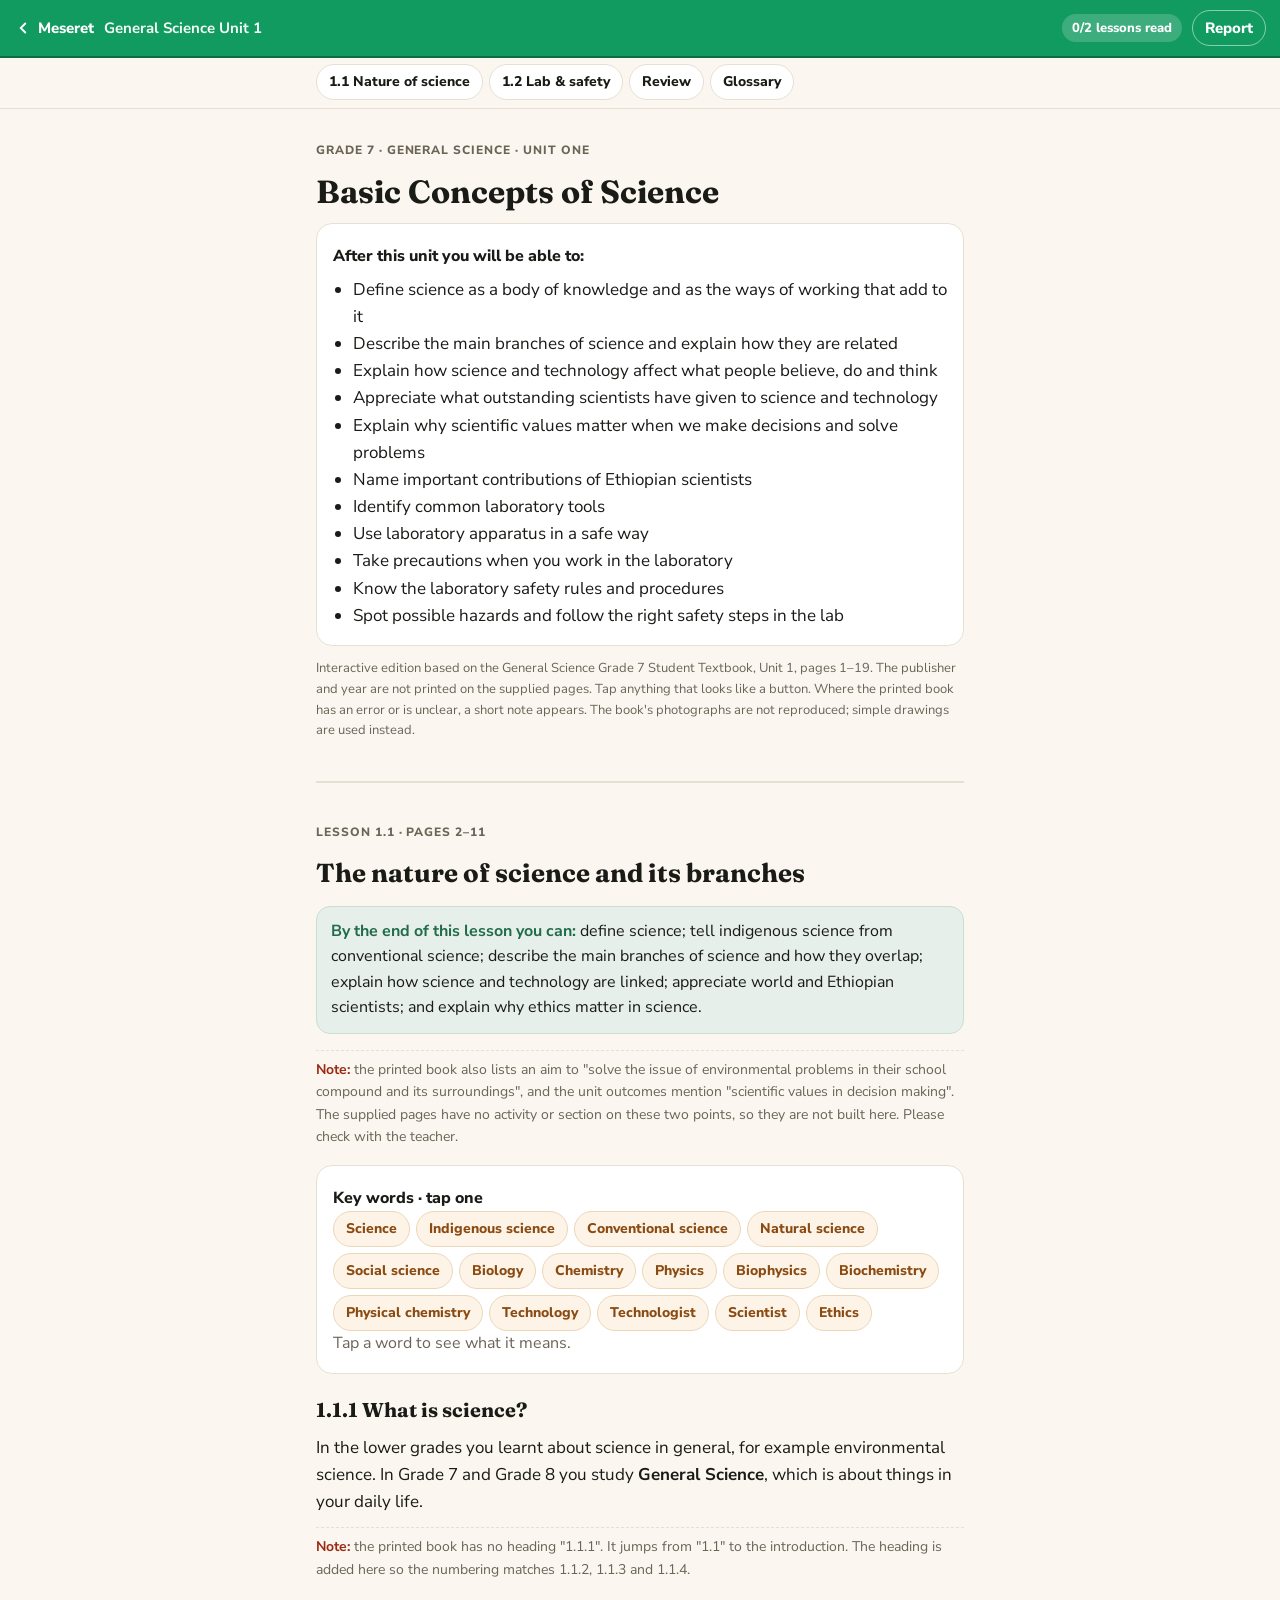
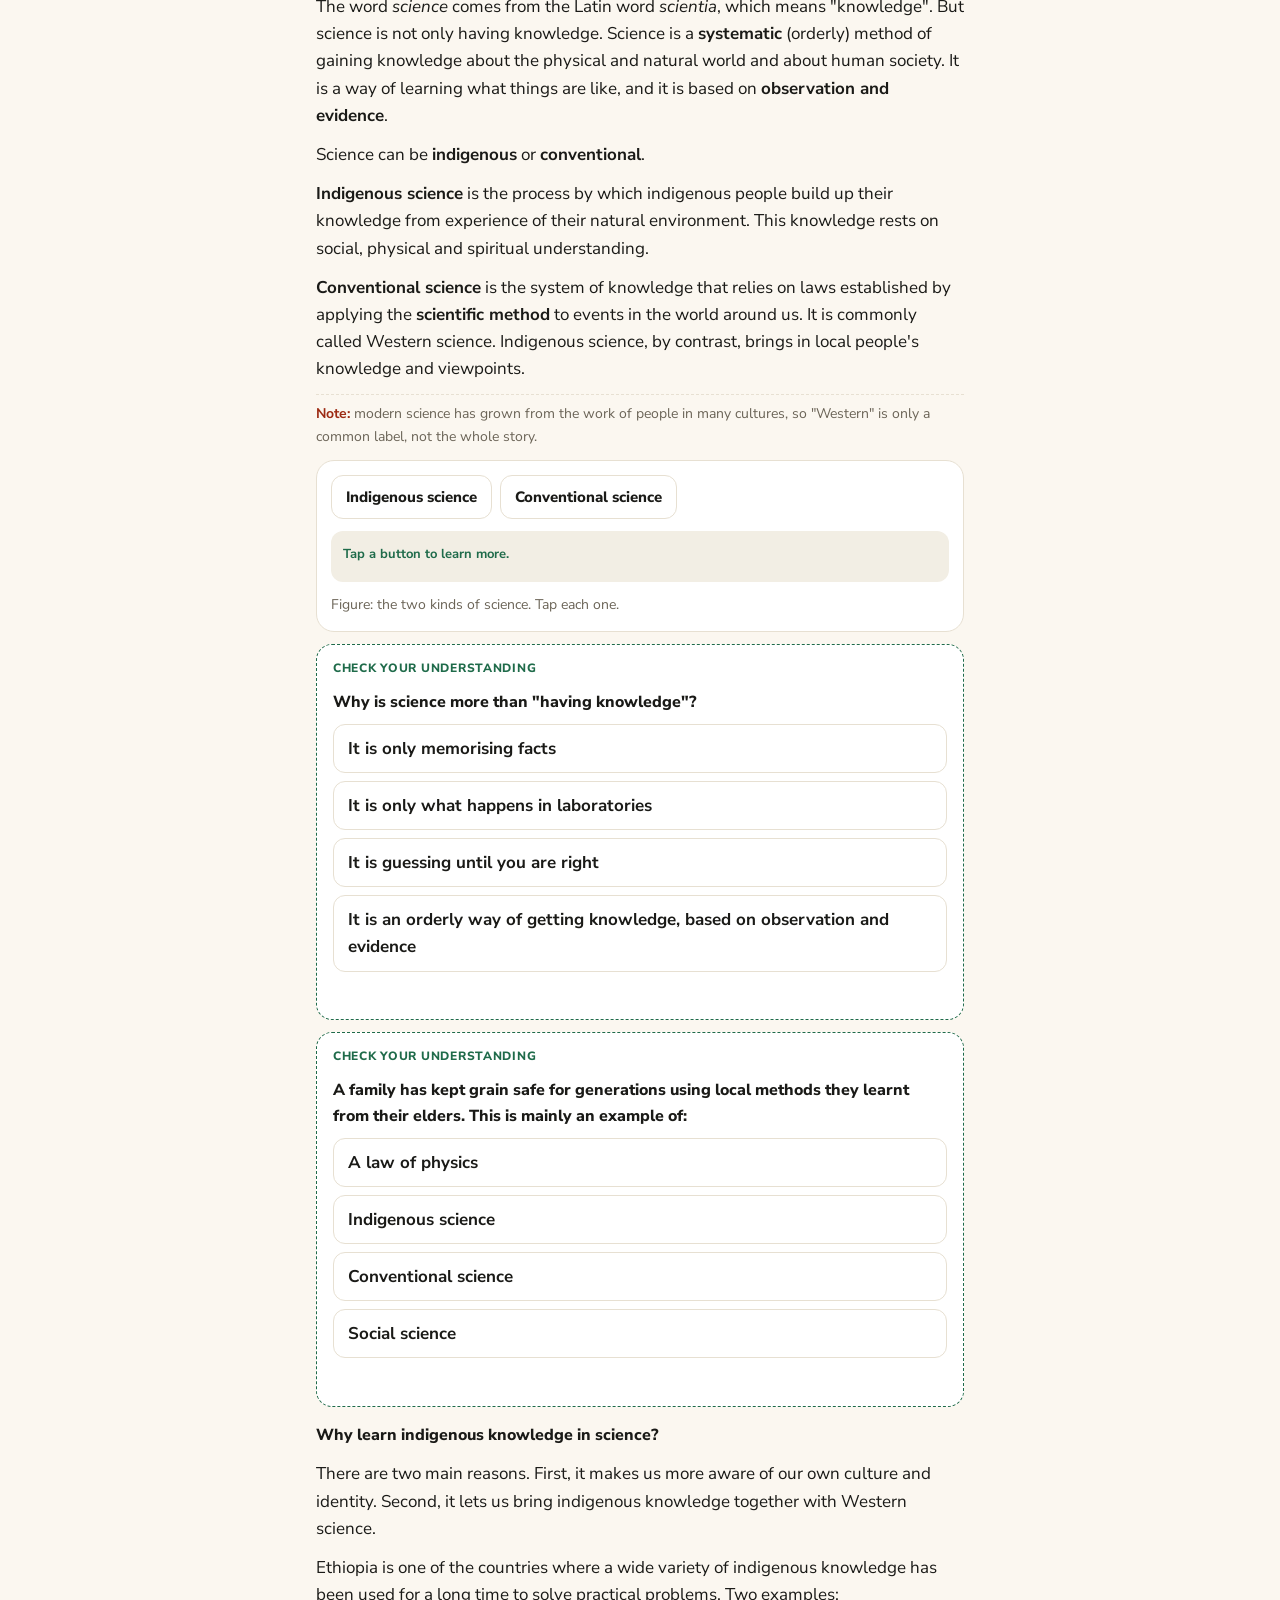
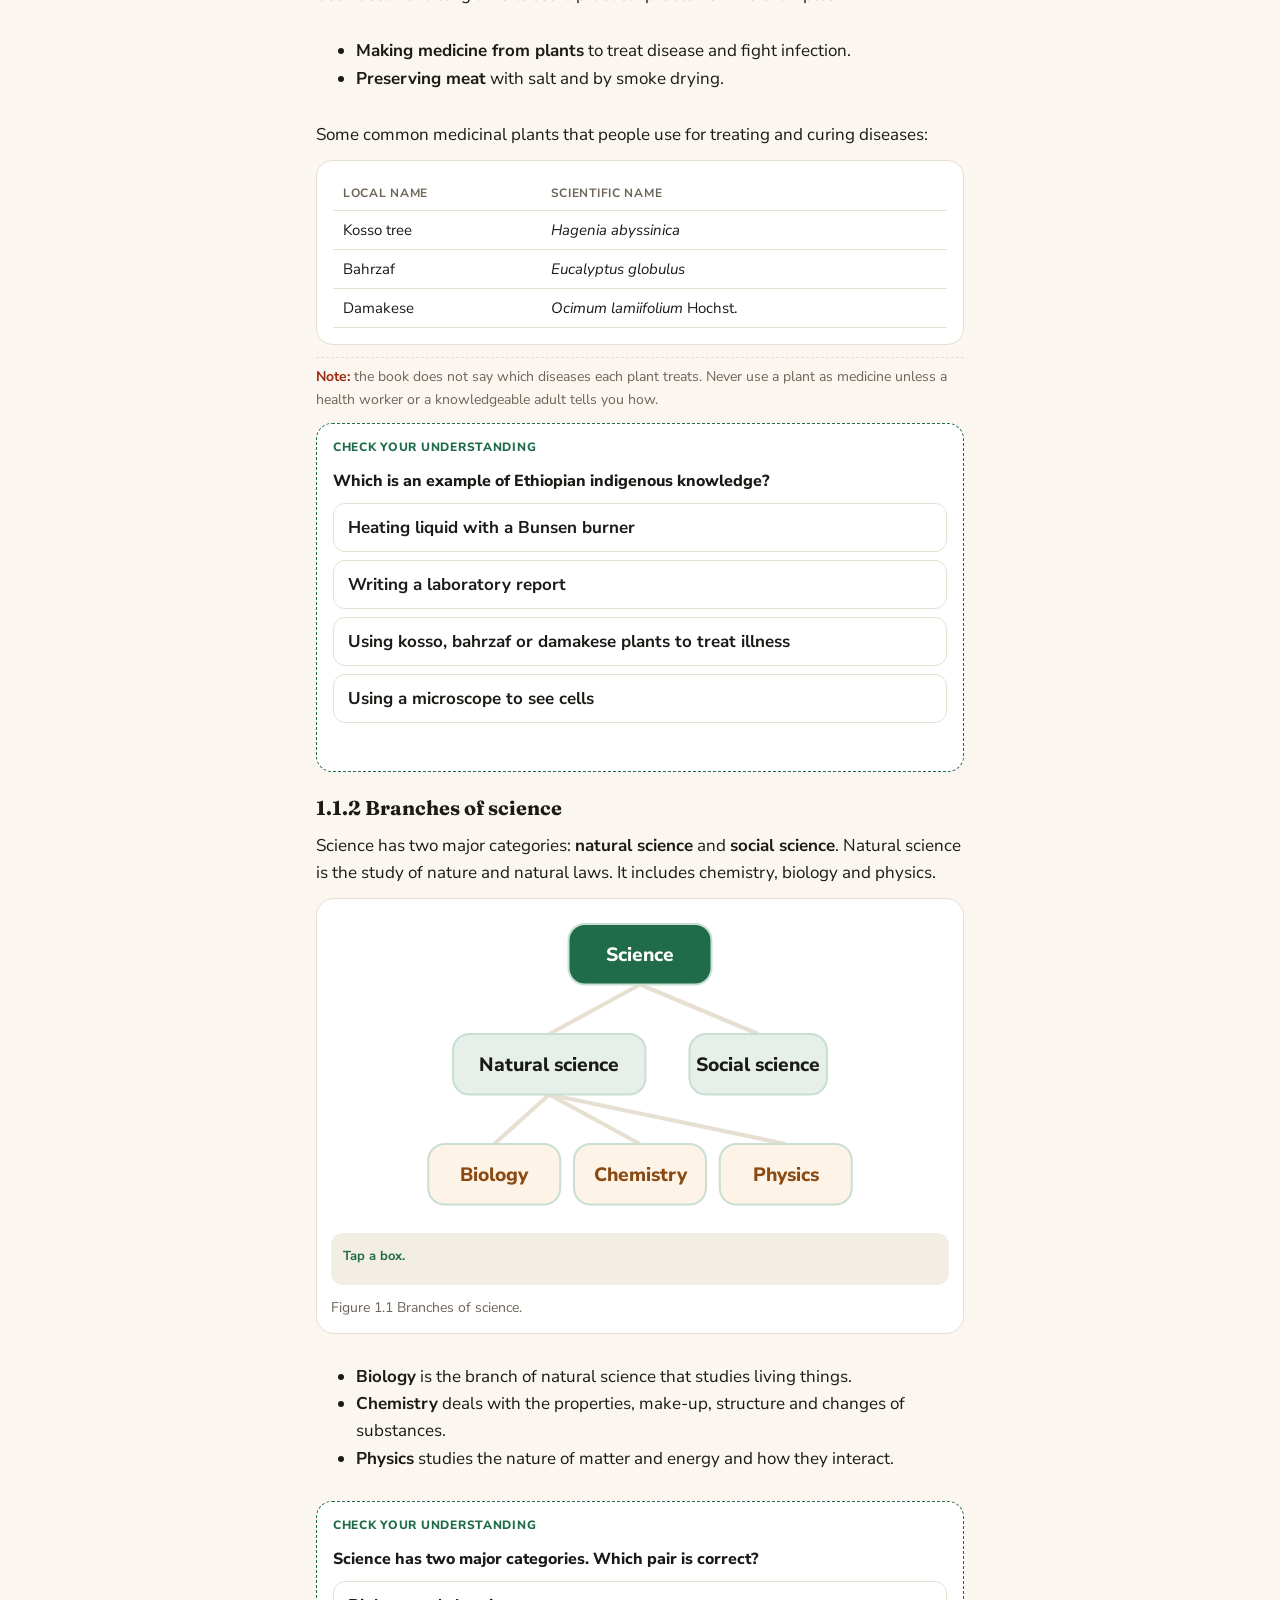
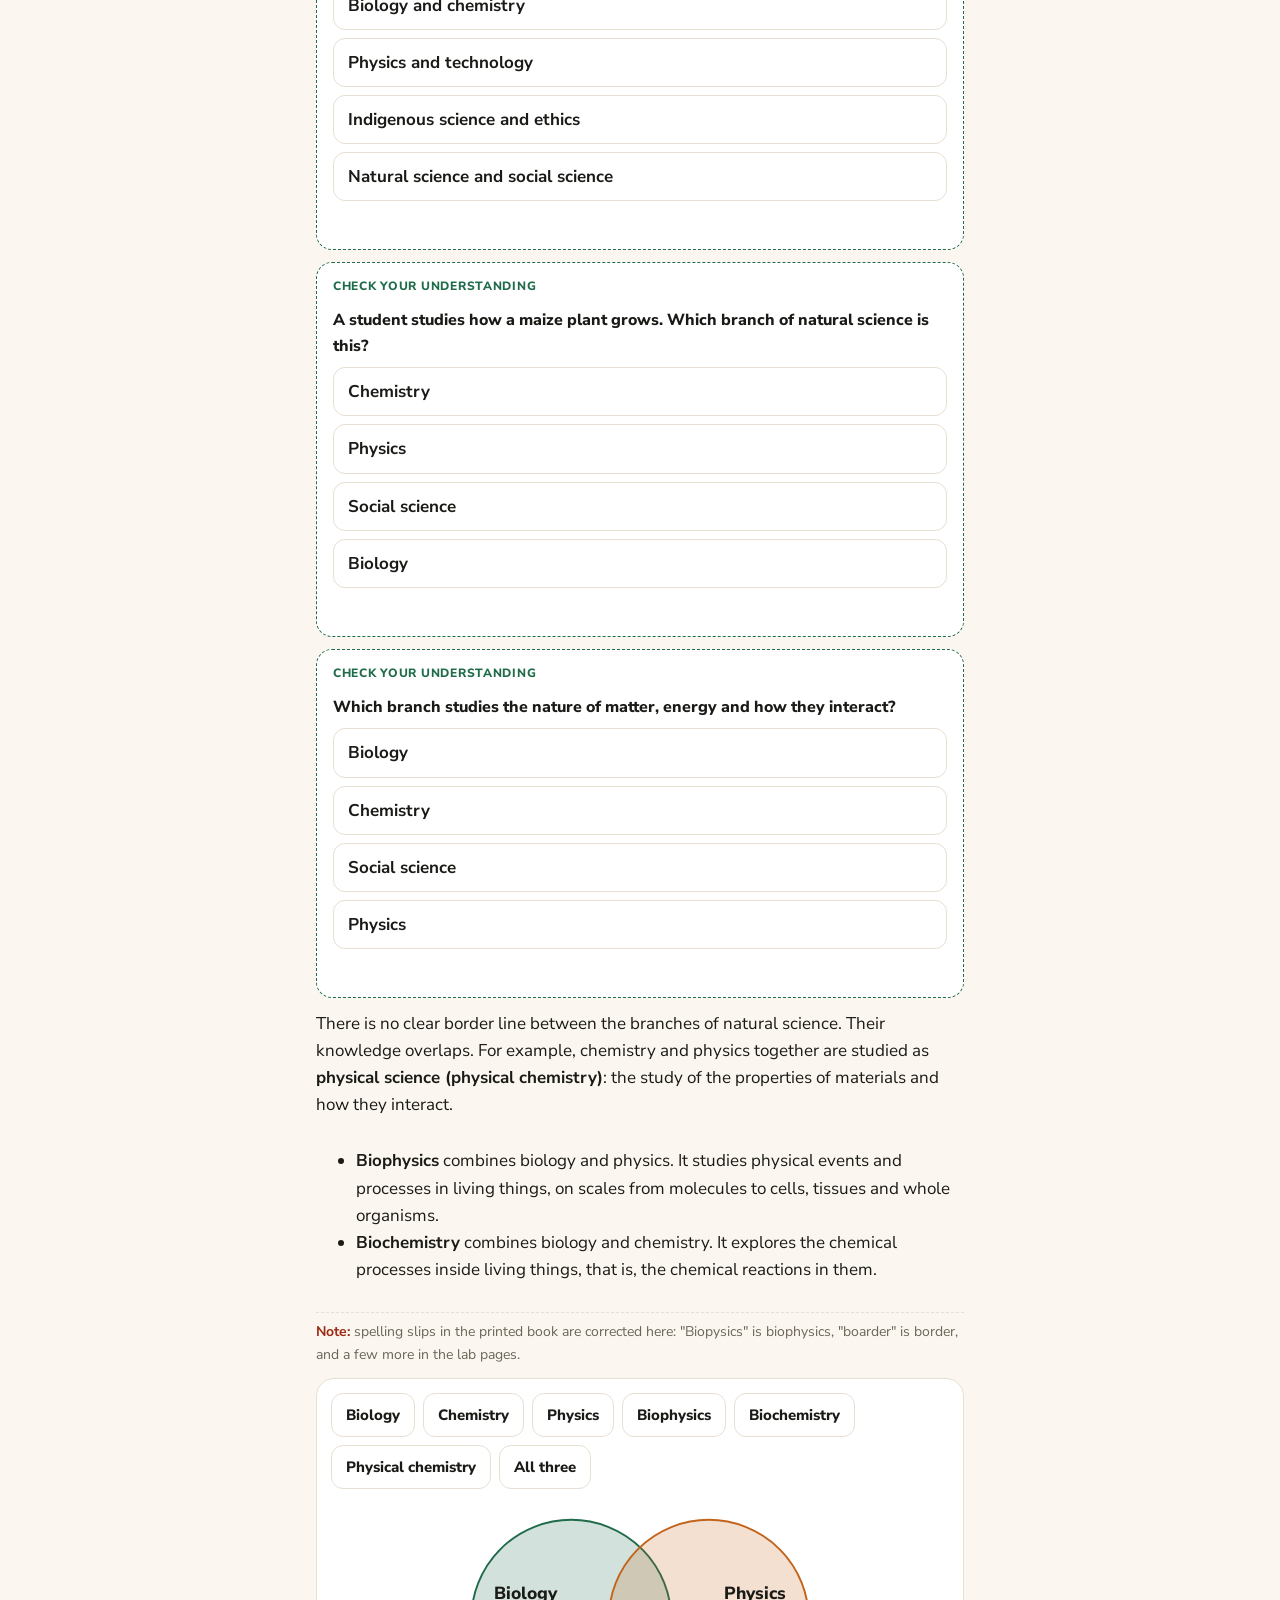
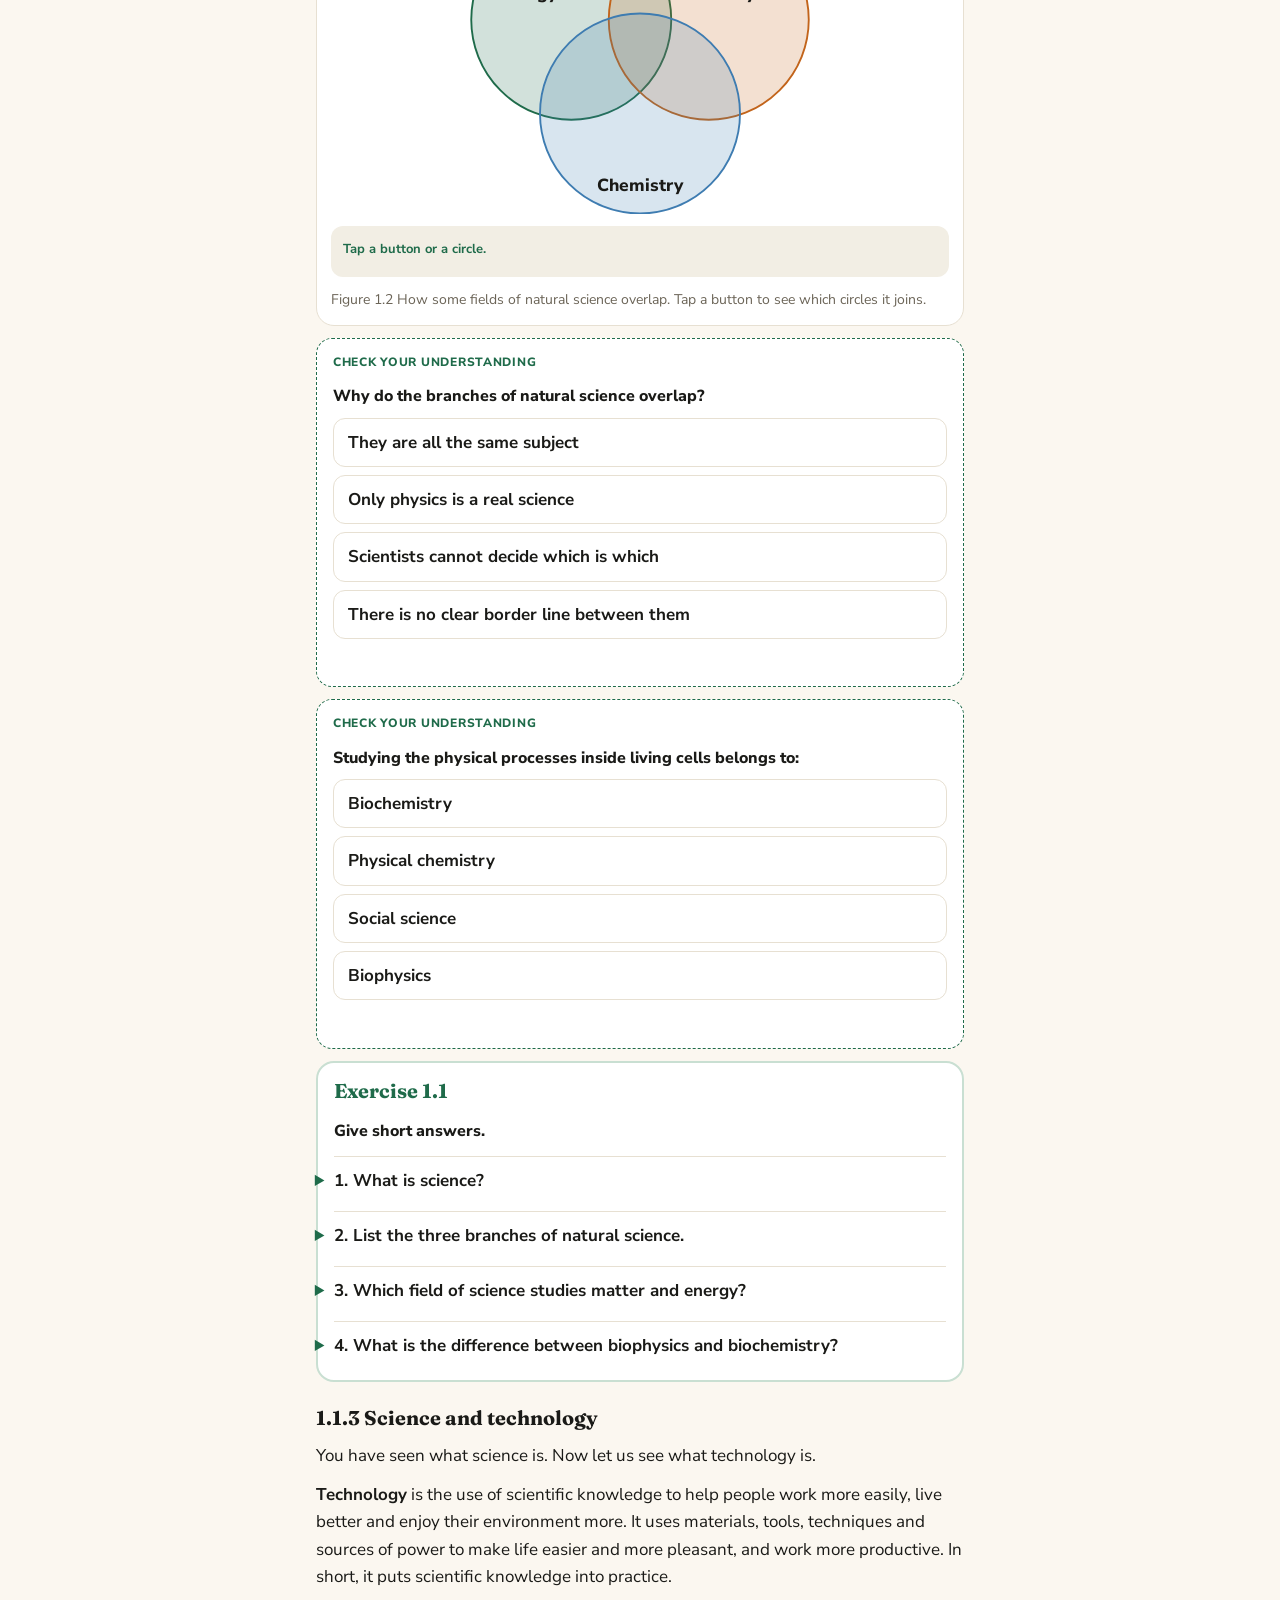
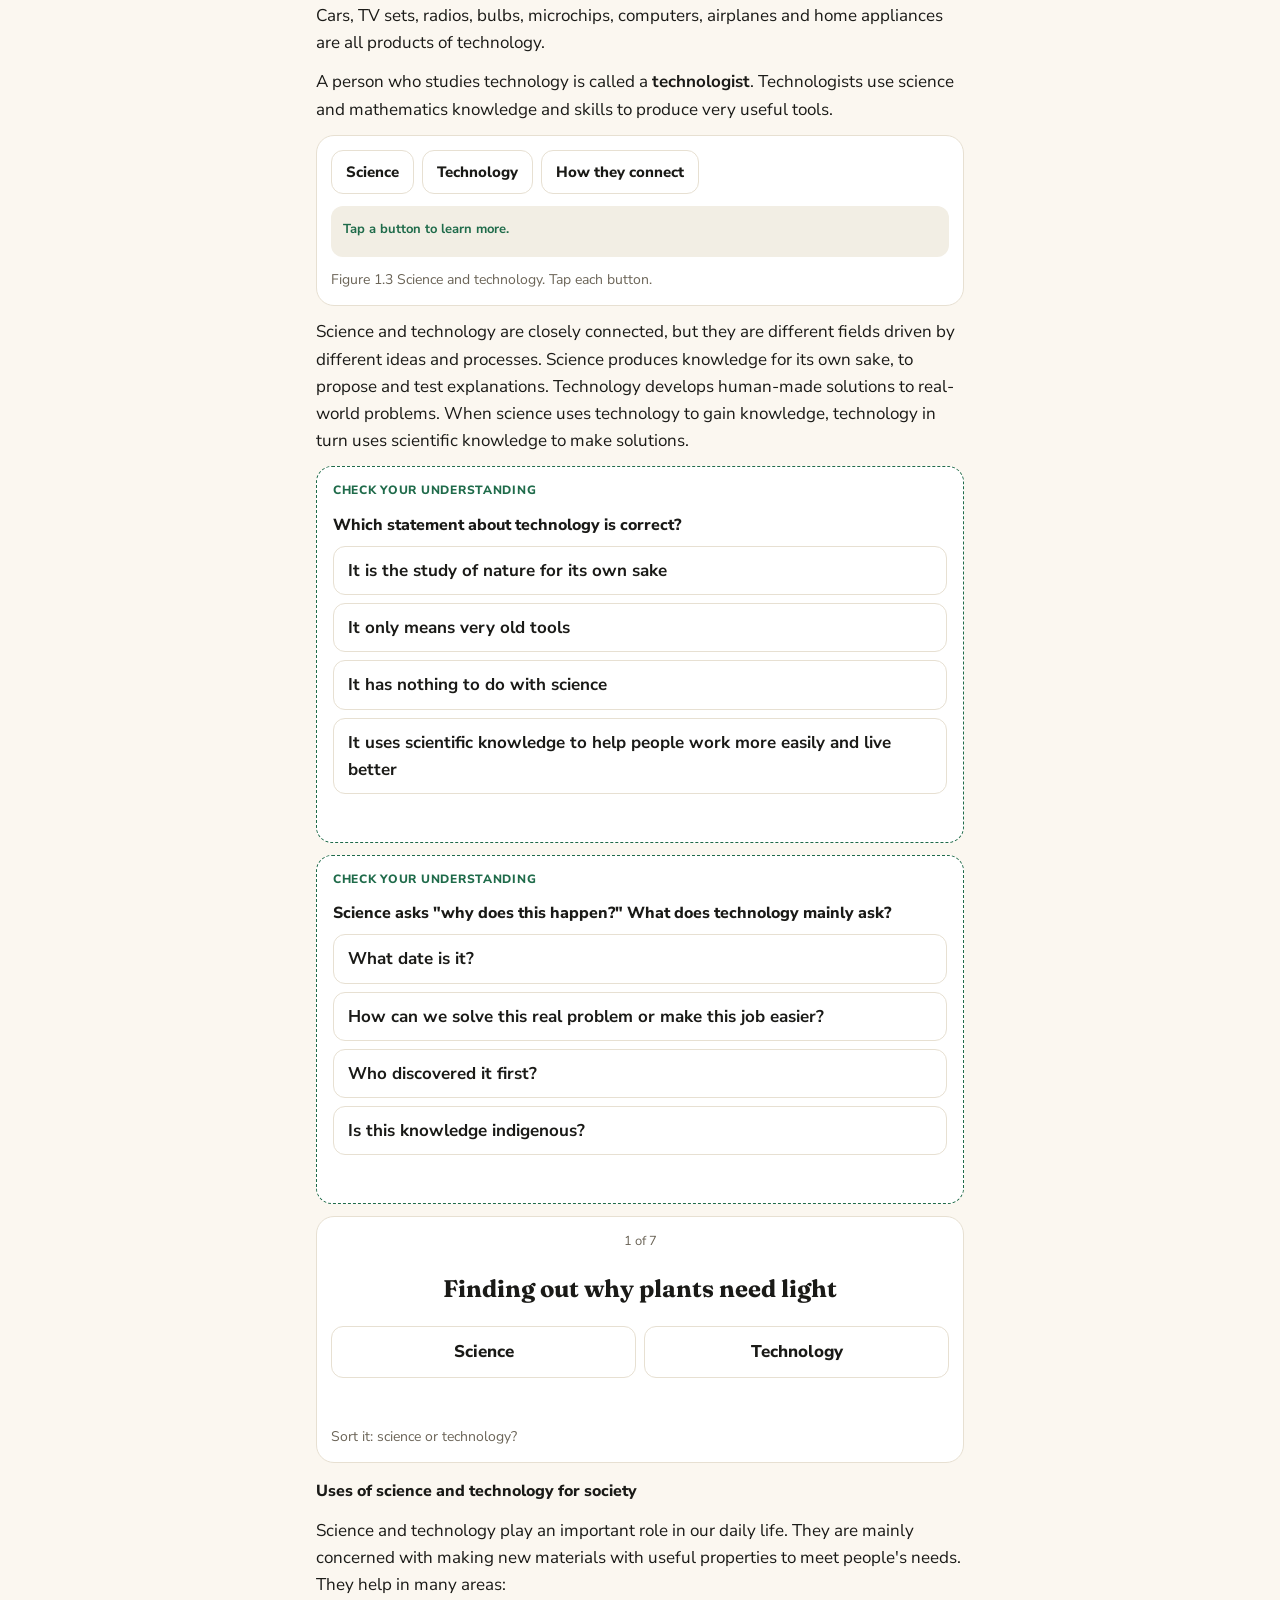
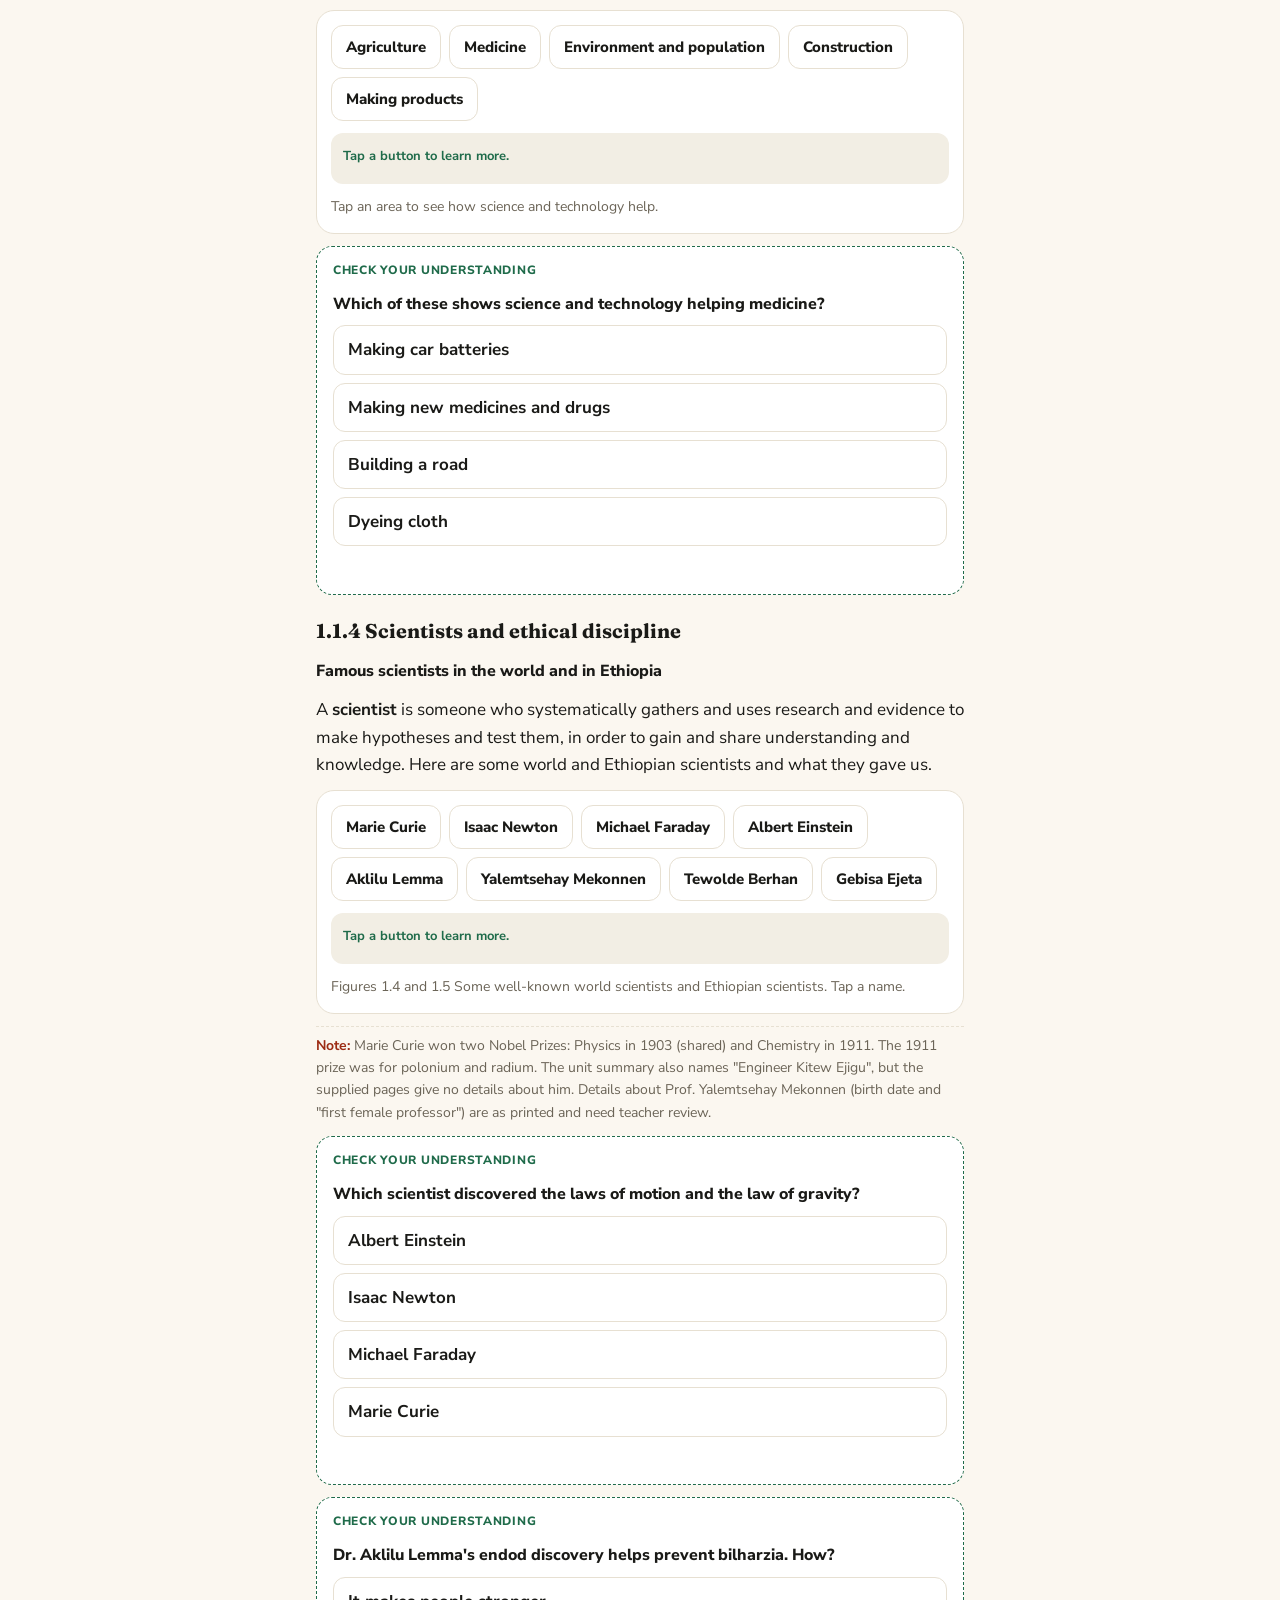
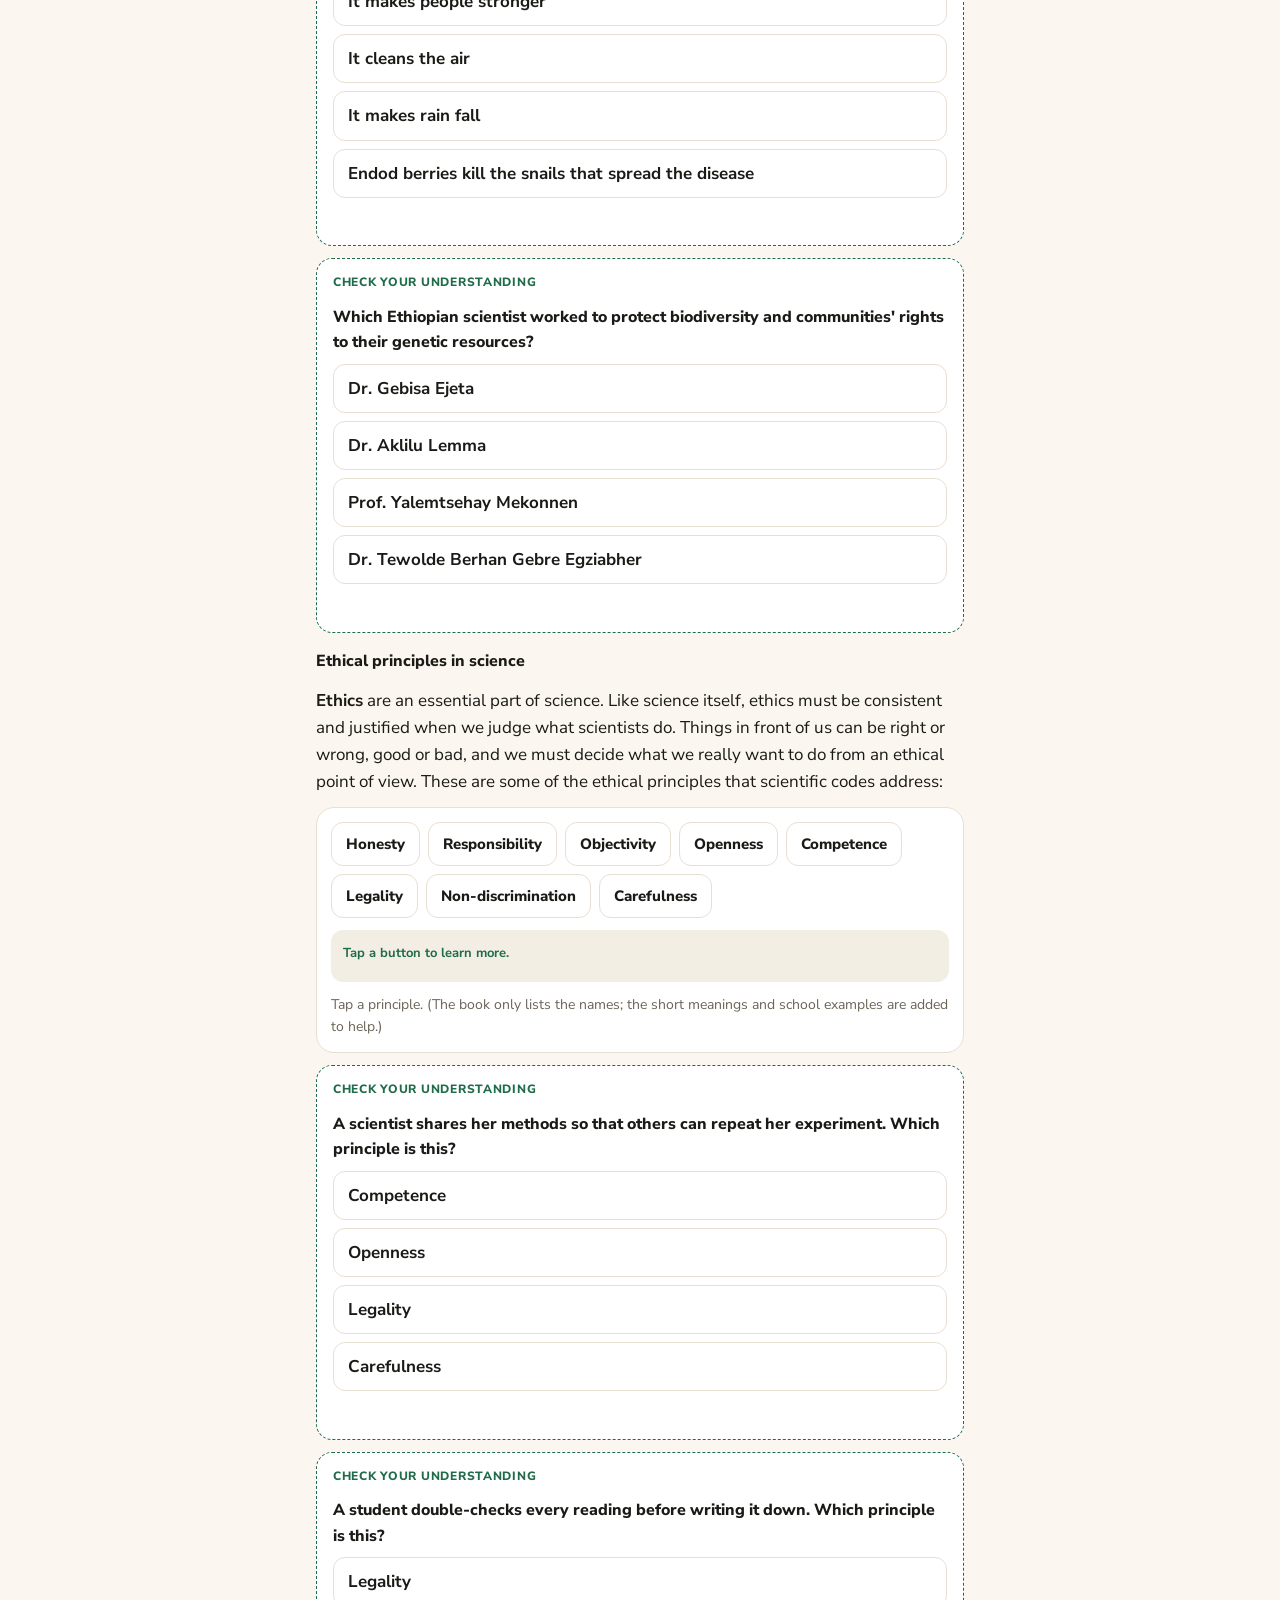
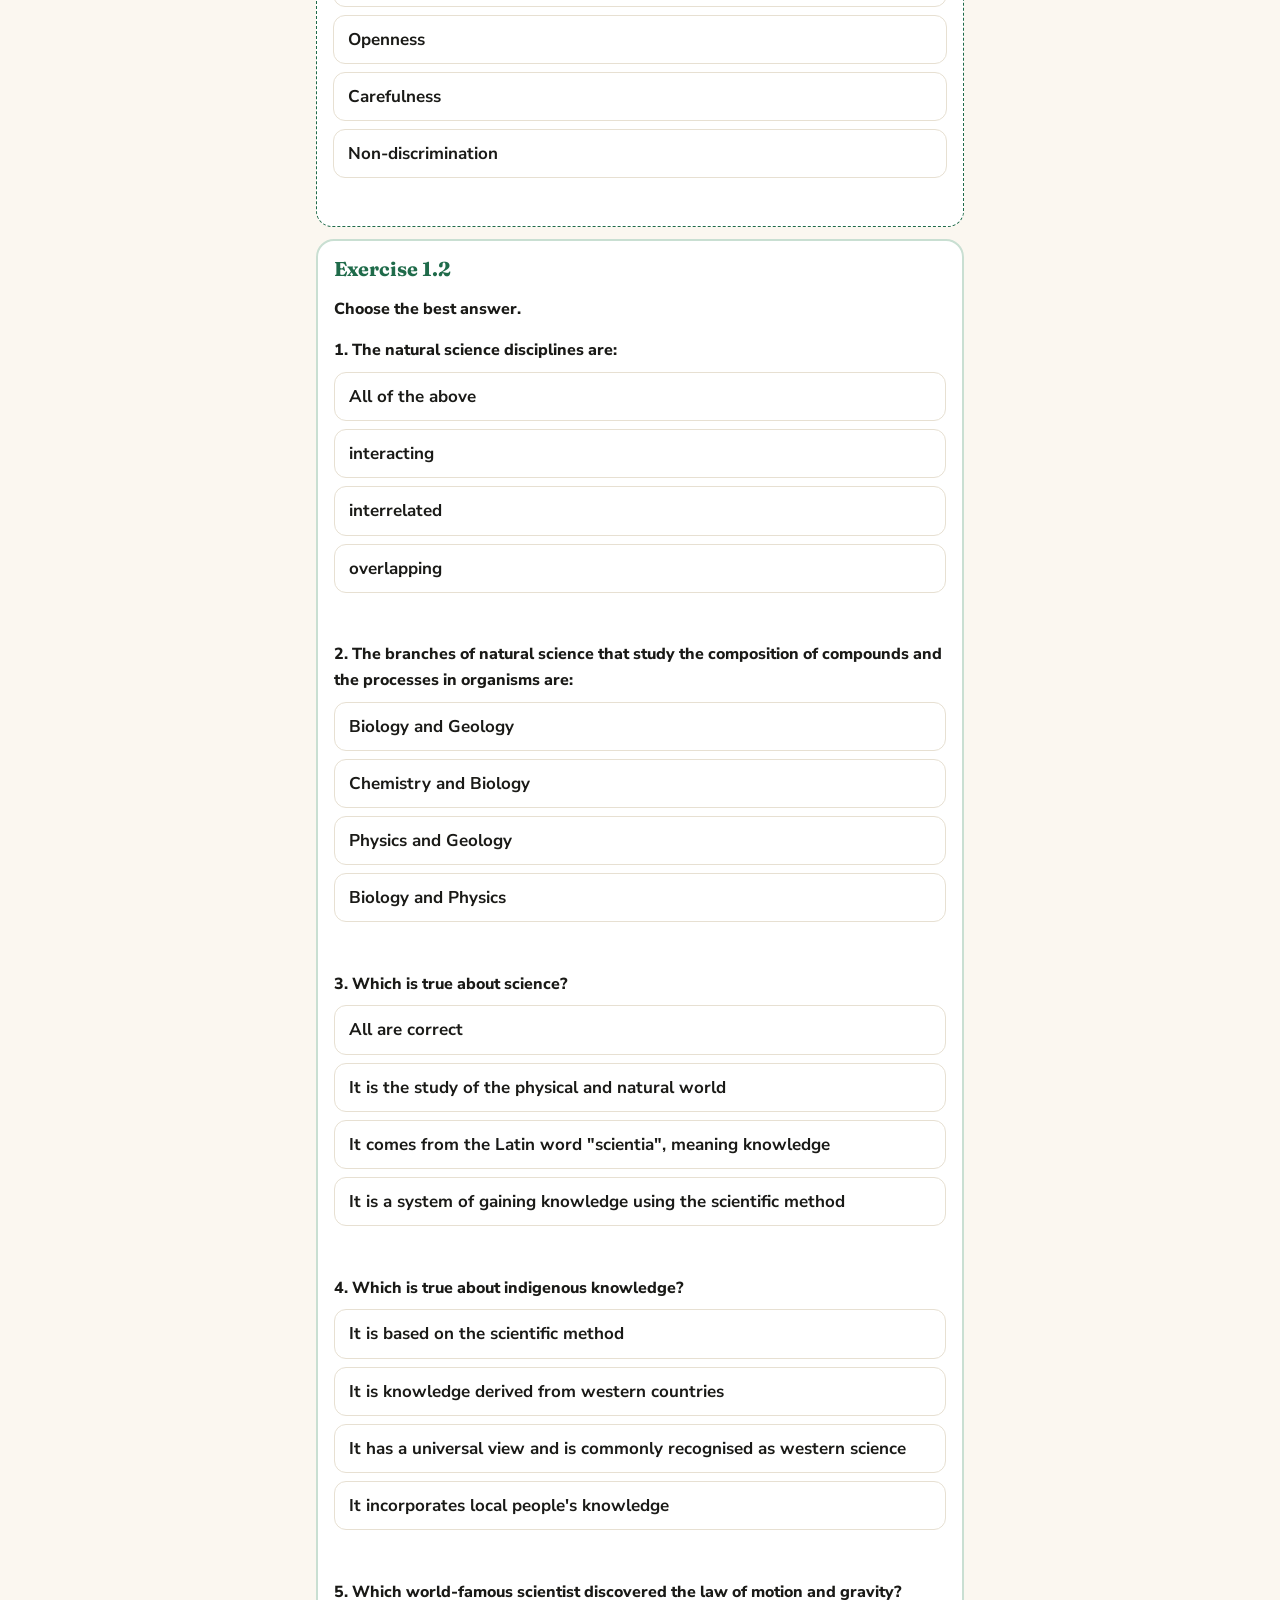
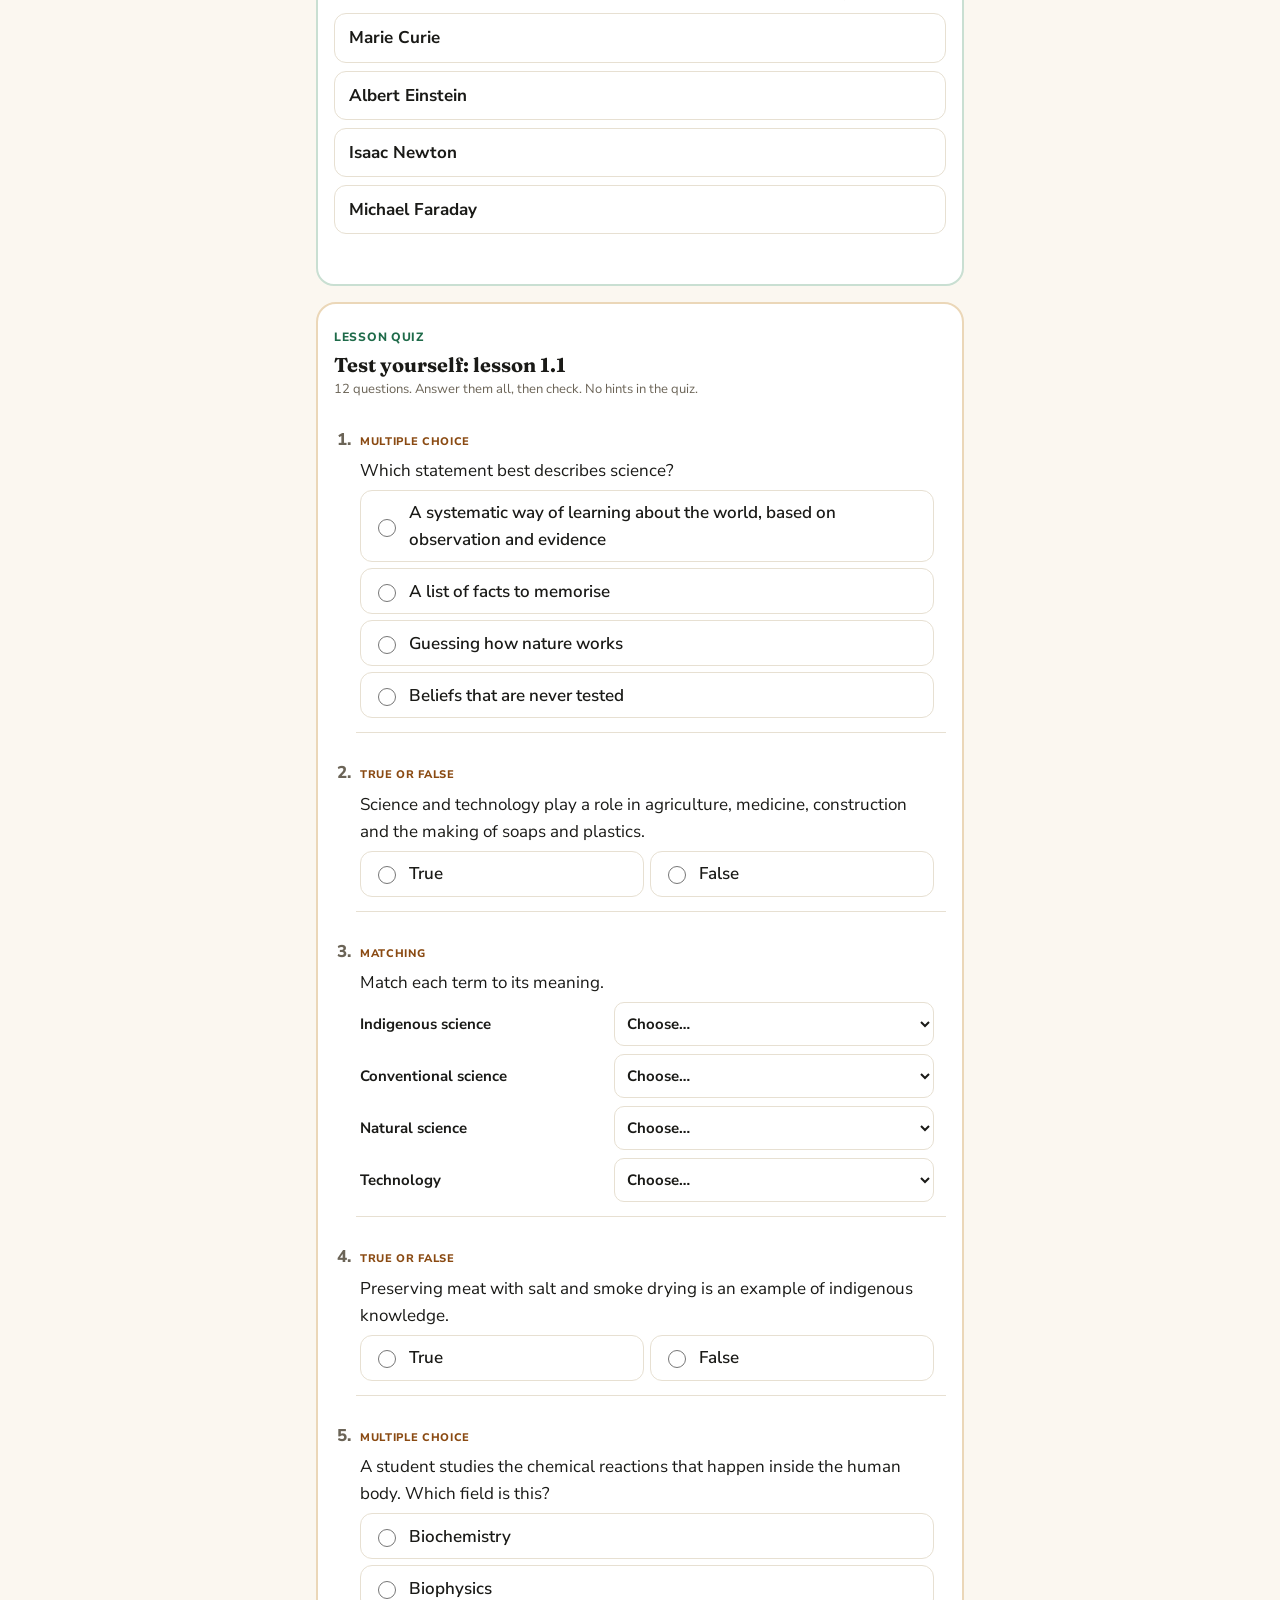
<file: app/chapters/g7-science-u1.html>
<!doctype html><html><head><meta charset=utf8><meta name=viewport content="width=device-width,initial-scale=1,viewport-fit=cover"><style>:root{color-scheme:light;box-sizing:border-box;padding-top:env(safe-area-inset-top,0px);padding-bottom:env(safe-area-inset-bottom,0px)}html{scroll-padding-top:env(safe-area-inset-top,0px)}body{margin:0;padding:0;font:14px -apple-system,BlinkMacSystemFont,sans-serif;background:#fff;color:#000}img{max-width:100%}[hidden]:not([hidden=until-found i]){display:none!important}</style><title>Meseret General Science Unit 1</title><link rel="manifest" href="../manifest.webmanifest"><link rel="stylesheet" href="../chapter-shell.css"></head><body>
<link rel="stylesheet" href="https://fonts.googleapis.com/css2?family=Fraunces:opsz,wght@9..144,600;9..144,700&family=Nunito+Sans:wght@400;600;700;800&display=swap">
<style>
/* Layout: one reading column (max 680px), sticky lesson nav, each section = text + tappable figure + activity. */
:root {
  --bg: #FBF7F0; --surface: #FFFFFF; --surface-2: #F2EEE4; --line: #E7E0D2;
  --fg: #1A1A17; --muted: #6B6457;
  --accent: #1F6B4A; --accent-ink: #FFFFFF; --accent-soft: #E6EFE9; --accent-line: #C9DFD2;
  --warm: #C2641B; --warm-soft: #FDF4E7; --warm-ink: #8A4A12; --warm-line: #EBD7B8;
  --bad-soft: #FBE9E4; --bad-ink: #9C2A12; --bad-line: #EFC3B6;
  --space: #18233F; --space-ink: #E9ECF5; --night: #2E3A5C;
  --l-crust: #7B5B3A; --l-mantle: #D9822B; --l-ocore: #E8A93A; --l-icore: #F6D46B;
  --r-ign: #C2641B; --r-sed: #D8B979; --r-met: #7C6A9C;
  --display: 'Fraunces', Georgia, 'Times New Roman', serif;
  --body: 'Nunito Sans', 'Segoe UI', system-ui, sans-serif;
}
@media (prefers-color-scheme: dark) { :root:not([data-theme="light"]) {
  --bg: #151613; --surface: #1F201C; --surface-2: #282923; --line: #383932;
  --fg: #F1EEE6; --muted: #ABA697;
  --accent: #6BBF95; --accent-ink: #0E1A13; --accent-soft: #1C3328; --accent-line: #2D4D3C;
  --warm: #E59152; --warm-soft: #33261A; --warm-ink: #F2B887; --warm-line: #55402A;
  --bad-soft: #3A211B; --bad-ink: #F2A390; --bad-line: #5A3328;
  --space: #0E1428; --space-ink: #E9ECF5; --night: #253150;
  --l-crust: #A98560; --l-mantle: #D9822B; --l-ocore: #E8A93A; --l-icore: #F6D46B;
  --r-ign: #E59152; --r-sed: #D8B979; --r-met: #A895C9;
  color-scheme: dark; } }
:root[data-theme="dark"] {
  --bg: #151613; --surface: #1F201C; --surface-2: #282923; --line: #383932;
  --fg: #F1EEE6; --muted: #ABA697;
  --accent: #6BBF95; --accent-ink: #0E1A13; --accent-soft: #1C3328; --accent-line: #2D4D3C;
  --warm: #E59152; --warm-soft: #33261A; --warm-ink: #F2B887; --warm-line: #55402A;
  --bad-soft: #3A211B; --bad-ink: #F2A390; --bad-line: #5A3328;
  --space: #0E1428; --space-ink: #E9ECF5; --night: #253150;
  --l-crust: #A98560; --l-mantle: #D9822B; --l-ocore: #E8A93A; --l-icore: #F6D46B;
  --r-ign: #E59152; --r-sed: #D8B979; --r-met: #A895C9;
  color-scheme: dark; }

* { box-sizing: border-box; }
body { background: var(--bg); color: var(--fg); font-family: var(--body); font-size: 17px; line-height: 1.6; }
button { font: inherit; color: inherit; }
:focus-visible { outline: 3px solid var(--accent); outline-offset: 2px; border-radius: 6px; }
.wrap { max-width: 680px; margin: 0 auto; padding-left: max(16px, env(safe-area-inset-left, 0px)); padding-right: max(16px, env(safe-area-inset-right, 0px)); padding-block: 8px 64px; }

nav.toc { position: sticky; top: env(safe-area-inset-top, 0px); z-index: 5; background: var(--bg); border-bottom: 1px solid var(--line); }
nav.toc .in { max-width: 680px; margin: 0 auto; padding-left: max(16px, env(safe-area-inset-left, 0px)); padding-right: max(16px, env(safe-area-inset-right, 0px)); padding-block: 8px; display: flex; gap: 6px; overflow-x: auto; }
nav.toc a { flex: none; text-decoration: none; color: var(--fg); background: var(--surface); border: 1.5px solid var(--line); border-radius: 99px; padding: 6px 12px; font-size: 14px; font-weight: 800; min-height: 36px; display: inline-flex; align-items: center; gap: 4px; }
nav.toc a.read { border-color: var(--accent); color: var(--accent); }
nav.toc a.read::after { content: "✓"; }

header.unit { padding-block: 24px 8px; display: grid; gap: 12px; }
.eyebrow { font-size: 12px; font-weight: 800; letter-spacing: .08em; text-transform: uppercase; color: var(--muted); }
h1, h2, h3 { font-family: var(--display); font-weight: 700; margin: 0; text-wrap: balance; line-height: 1.2; }
h1 { font-size: 32px; }
h2 { font-size: 26px; }
h3 { font-size: 20px; margin-top: 8px; }
h4 { font-size: 16px; margin: 4px 0 0; font-weight: 800; }
p { margin: 0; }
section.lesson { display: grid; gap: 16px; padding-block: 40px 8px; border-top: 2px solid var(--line); margin-top: 32px; scroll-margin-top: 64px; }
.part { display: grid; gap: 12px; }
.card { background: var(--surface); border: 1.5px solid var(--line); border-radius: 16px; padding: 16px; }
.outcomes ul, .card ul { margin: 6px 0 0; padding-left: 20px; }
.compet { background: var(--accent-soft); border: 1.5px solid var(--accent-line); border-radius: 14px; padding: 12px 14px; font-size: 16px; }
.compet b { color: var(--accent); }

.kw { display: flex; flex-wrap: wrap; gap: 6px; }
.kw button { border: 1.5px solid var(--warm-line); background: var(--warm-soft); color: var(--warm-ink); border-radius: 99px; padding: 4px 12px; font-size: 14px; font-weight: 800; min-height: 36px; cursor: pointer; }
.kw button[aria-pressed="true"] { background: var(--warm); color: #fff; border-color: var(--warm); }
.kwdef { font-size: 16px; min-height: 1.6em; color: var(--muted); }
.kwdef strong { color: var(--fg); }

.startup { border: 1.5px dashed var(--accent-line); border-radius: 14px; padding: 12px 14px; }
.startup summary { cursor: pointer; font-weight: 800; color: var(--accent); min-height: 32px; }
.startup ul { margin: 6px 0 0; padding-left: 20px; }
.focus { background: var(--surface-2); border-radius: 14px; padding: 12px 14px; font-size: 16px; }
.focus b { display: block; font-size: 12px; letter-spacing: .06em; text-transform: uppercase; color: var(--warm-ink); }
.fix { font-size: 14px; color: var(--muted); border-top: 1px dashed var(--line); padding-top: 8px; }
.fix b { color: var(--bad-ink); }
.todo { background: var(--warm-soft); border: 1.5px solid var(--warm-line); border-radius: 16px; padding: 14px 16px; }
.todo h4 { color: var(--warm-ink); }
.todo ol { margin: 6px 0 0; padding-left: 22px; }
.tbl { overflow-x: auto; }
table { border-collapse: collapse; width: 100%; font-size: 15px; }
th, td { text-align: left; padding: 7px 10px; border-bottom: 1px solid var(--line); vertical-align: top; }
th { font-size: 12px; text-transform: uppercase; letter-spacing: .06em; color: var(--muted); }
td.n { font-variant-numeric: tabular-nums; text-align: right; }

/* figures */
figure { margin: 0; display: grid; gap: 10px; }
figcaption { font-size: 14px; color: var(--muted); }
.fig { background: var(--surface); border: 1.5px solid var(--line); border-radius: 18px; padding: 14px; display: grid; gap: 12px; }
.info { background: var(--surface-2); border-radius: 12px; padding: 10px 12px; font-size: 16px; min-height: 3.2em; }
.info strong { display: block; }
.hint { font-size: 13px; font-weight: 700; color: var(--accent); }
.space { background: var(--space); color: var(--space-ink); border-radius: 14px; overflow-x: auto; }
.space svg { display: block; min-width: 560px; width: 100%; height: auto; }
.tap { cursor: pointer; }
.tap:hover > circle, .tap:focus-visible > circle { stroke: #fff; stroke-width: 2; }
svg text { font-family: var(--body); }
.btnrow { display: flex; flex-wrap: wrap; gap: 8px; }
.pill { border: 1.5px solid var(--line); background: var(--surface); border-radius: 12px; padding: 8px 14px; font-weight: 800; font-size: 15px; min-height: 44px; cursor: pointer; }
.pill[aria-pressed="true"] { border-color: var(--accent); background: var(--accent-soft); color: var(--accent); }
.chain { display: grid; grid-template-columns: repeat(4, 1fr); gap: 6px; }
.chain button { border: 1.5px solid var(--line); background: var(--surface); border-radius: 12px; padding: 10px 4px; font-weight: 800; font-size: 14px; cursor: pointer; min-height: 52px; }
.chain button[aria-pressed="true"] { border-color: var(--warm); background: var(--warm-soft); color: var(--warm-ink); }
input[type=range] { width: 100%; accent-color: var(--accent); min-height: 32px; }
.bars { display: grid; gap: 7px; }
.brow { display: grid; grid-template-columns: 118px 1fr 52px; gap: 8px; align-items: center; font-size: 14px; }
.brow .track { height: 14px; background: var(--surface-2); border-radius: 99px; overflow: hidden; }
.brow .fill { display: block; height: 100%; background: var(--accent); border-radius: 99px; }
.brow b { text-align: right; font-variant-numeric: tabular-nums; }
.stack { display: flex; height: 34px; border-radius: 10px; overflow: hidden; font-size: 13px; font-weight: 800; }
.stack span { display: grid; place-items: center; color: #fff; }
.compass { display: grid; grid-template-columns: repeat(3, 1fr); gap: 6px; max-width: 360px; margin: 0 auto; width: 100%; }
.compass div { aspect-ratio: 1.4; border-radius: 10px; display: grid; place-items: center; text-align: center; font-size: 13px; font-weight: 800; color: #1A1A17; padding: 4px; }
.legend { display: flex; flex-wrap: wrap; gap: 12px; font-size: 14px; }
.legend span { display: inline-flex; align-items: center; gap: 6px; }
.legend i { width: 14px; height: 14px; border-radius: 4px; display: inline-block; }

/* sorter + quiz */
.sorter { display: grid; gap: 10px; }
.sorter .item { font-family: var(--display); font-size: 24px; font-weight: 700; text-align: center; padding: 8px; }
.sorter .bins { display: grid; grid-template-columns: repeat(auto-fit, minmax(120px, 1fr)); gap: 8px; }
.sorter .bins button { border: 1.5px solid var(--line); background: var(--surface); border-radius: 12px; min-height: 52px; font-weight: 800; cursor: pointer; }
.fb { font-size: 16px; font-weight: 700; min-height: 1.6em; }
.fb.ok { color: var(--accent); } .fb.no { color: var(--bad-ink); }
.activity { background: var(--surface); border: 2px solid var(--accent-line); border-radius: 18px; padding: 16px; display: grid; gap: 12px; }
.activity > h3 { margin: 0; color: var(--accent); }
.qa { border-top: 1px solid var(--line); padding-top: 10px; }
.qa summary { cursor: pointer; font-weight: 700; min-height: 32px; list-style-position: outside; }
.qa summary::marker { color: var(--accent); }
.qa .ans { margin-top: 6px; background: var(--accent-soft); border-radius: 10px; padding: 8px 12px; font-size: 16px; }
.mcq { display: grid; gap: 8px; }
.mcq .opts { display: grid; gap: 8px; }
.mcq button { text-align: left; border: 1.5px solid var(--line); background: var(--surface); border-radius: 12px; padding: 10px 14px; min-height: 48px; font-weight: 700; cursor: pointer; }
.mcq button.ok { border-color: var(--accent); background: var(--accent-soft); }
.mcq button.no { border-color: var(--bad-line); background: var(--bad-soft); color: var(--bad-ink); }
.check { background: var(--surface); border: 1.5px dashed var(--accent); border-radius: 16px; padding: 14px 16px; }
.ck { font-size: 12px; font-weight: 800; letter-spacing: .06em; text-transform: uppercase; color: var(--accent); }
.fb small { display: block; font-weight: 600; color: var(--fg); margin-top: 2px; }
.quiz { background: var(--surface); border: 2px solid var(--warm-line); border-radius: 20px; padding: 18px 16px; display: grid; gap: 14px; scroll-margin-top: 64px; }
.quiz h3 { margin: 4px 0 2px; }
.qlist { margin: 0; padding-left: 22px; display: grid; gap: 14px; }
.qi { padding: 12px 12px 10px 4px; border-bottom: 1px solid var(--line); }
.qi::marker { font-weight: 800; color: var(--muted); }
.qi p { margin: 4px 0; }
.qt { font-size: 11px; font-weight: 800; letter-spacing: .06em; text-transform: uppercase; color: var(--warm-ink); }
.qi.ok { background: var(--accent-soft); border-radius: 12px; } .qi.no { background: var(--bad-soft); border-radius: 12px; }
.qopts { display: grid; gap: 6px; margin-top: 6px; } .qopts.row2 { grid-template-columns: 1fr 1fr; }
.qopts label { display: flex; gap: 10px; align-items: center; border: 1.5px solid var(--line); background: var(--surface); border-radius: 12px; padding: 8px 12px; min-height: 46px; cursor: pointer; font-weight: 600; }
.qopts label:has(input:checked) { border-color: var(--accent); background: var(--accent-soft); }
.qopts input { accent-color: var(--accent); width: 18px; height: 18px; flex: none; }
.qmatch { display: grid; gap: 8px; margin-top: 6px; }
.qmatch label { display: grid; grid-template-columns: minmax(0,1fr) minmax(0,1.3fr); gap: 8px; align-items: center; font-weight: 700; font-size: 15px; }
.qmatch select, input.blank { font: inherit; font-size: 15px; color: var(--fg); background: var(--surface); border: 1.5px solid var(--line); border-radius: 10px; min-height: 44px; padding: 0 8px; max-width: 100%; }
input.blank { width: 9em; margin: 0 6px; font-weight: 800; text-align: center; }
.qr { font-size: 15px; } .qr b { color: var(--fg); }
.qerr { color: var(--bad-ink); font-weight: 700; margin: 0; min-height: 0; }
.qbtn { min-height: 52px; border: 0; border-radius: 14px; background: var(--accent); color: var(--accent-ink); font-weight: 800; font-size: 17px; padding: 0 20px; cursor: pointer; width: 100%; }
.qbtn.ghost { background: transparent; border: 1.5px solid var(--accent); color: var(--accent); width: auto; }
.qscore { display: grid; gap: 6px; justify-items: start; }
.qscore .big { font-family: var(--display); font-size: 40px; font-weight: 700; font-variant-numeric: tabular-nums; }
@media (max-width: 420px) { .qmatch label { grid-template-columns: 1fr; gap: 4px; } }
.group { font-size: 16px; color: var(--muted); }
.group b { color: var(--fg); }
.done-btn { justify-self: start; border: 1.5px solid var(--accent); background: var(--surface); color: var(--accent); border-radius: 12px; padding: 0 16px; min-height: 48px; font-weight: 800; cursor: pointer; }
.done-btn[aria-pressed="true"] { background: var(--accent); color: var(--accent-ink); }
dl.gloss { display: grid; grid-template-columns: minmax(110px, 30%) 1fr; gap: 8px 14px; margin: 0; font-size: 16px; }
dl.gloss dt { font-weight: 800; }
dl.gloss dd { margin: 0; color: var(--muted); }
.note { font-size: 13px; color: var(--muted); }
@media (max-width: 420px) { .chain { grid-template-columns: repeat(2, 1fr); } dl.gloss { grid-template-columns: 1fr; } dl.gloss dd { margin-bottom: 6px; } }
@media (prefers-reduced-motion: reduce) { * { transition: none !important; animation: none !important; } }

/* additions for this unit (same tokens and style) */
.tap:hover > rect, .tap:focus-visible > rect { stroke: var(--accent); stroke-width: 3; }
.tools { display: grid; grid-template-columns: repeat(4, minmax(0, 1fr)); gap: 8px; }
.tools button { border: 1.5px solid var(--line); background: var(--surface); border-radius: 12px; padding: 6px 1px; min-height: 92px; cursor: pointer; display: grid; gap: 2px; justify-items: center; align-content: center; font-weight: 800; font-size: 11px; line-height: 1.2; color: var(--fg); overflow-wrap: break-word; }
.tools button[aria-pressed="true"] { border-color: var(--accent); background: var(--accent-soft); color: var(--accent); }
.tools svg { width: 46px; height: 46px; color: var(--fg); }
.tools button[aria-pressed="true"] svg { color: var(--fg); }
section.lesson > *, .part > *, .fig > *, .activity > *, header.unit > * { min-width: 0; }
.quiz > *, .qlist > *, .qi, .qi > *, .qmatch > *, .qopts > * { min-width: 0; }
.qmatch select { width: 100%; text-overflow: ellipsis; }
.qmatch label { grid-template-columns: minmax(0, 1fr) minmax(0, 1.3fr); }
@media (max-width: 420px) { .qmatch label { grid-template-columns: minmax(0, 1fr); } }
</style>

<nav class="toc" aria-label="Lessons"><div class="in">
  <a href="#l11" data-sec="l11">1.1 Nature of science</a>
  <a href="#l12" data-sec="l12">1.2 Lab &amp; safety</a>
  <a href="#review">Review</a>
  <a href="#gloss">Glossary</a>
</div></nav>

<div class="wrap">
<header class="unit">
  <div class="eyebrow">Grade 7 · General Science · Unit One</div>
  <h1>Basic Concepts of Science</h1>
  <div class="card outcomes"><h4>After this unit you will be able to:</h4>
    <ul>
      <li>Define science as a body of knowledge and as the ways of working that add to it</li>
      <li>Describe the main branches of science and explain how they are related</li>
      <li>Explain how science and technology affect what people believe, do and think</li>
      <li>Appreciate what outstanding scientists have given to science and technology</li>
      <li>Explain why scientific values matter when we make decisions and solve problems</li>
      <li>Name important contributions of Ethiopian scientists</li>
      <li>Identify common laboratory tools</li>
      <li>Use laboratory apparatus in a safe way</li>
      <li>Take precautions when you work in the laboratory</li>
      <li>Know the laboratory safety rules and procedures</li>
      <li>Spot possible hazards and follow the right safety steps in the lab</li>
    </ul>
  </div>
  <p class="note">Interactive edition based on the General Science Grade 7 Student Textbook, Unit 1, pages 1–19. The publisher and year are not printed on the supplied pages. Tap anything that looks like a button. Where the printed book has an error or is unclear, a short note appears. The book's photographs are not reproduced; simple drawings are used instead.</p>
</header>
<!-- ================= 1.1 ================= -->
<section class="lesson" id="l11">
  <div class="eyebrow">Lesson 1.1 · pages 2–11</div>
  <h2>The nature of science and its branches</h2>
  <div class="compet"><b>By the end of this lesson you can:</b> define science; tell indigenous science from conventional science; describe the main branches of science and how they overlap; explain how science and technology are linked; appreciate world and Ethiopian scientists; and explain why ethics matter in science.</div>
<p class="fix"><b>Note:</b> the printed book also lists an aim to "solve the issue of environmental problems in their school compound and its surroundings", and the unit outcomes mention "scientific values in decision making". The supplied pages have no activity or section on these two points, so they are not built here. Please check with the teacher.</p>
<div class="card"><h4>Key words · tap one</h4><div class="kw" data-terms="Science,Indigenous science,Conventional science,Natural science,Social science,Biology,Chemistry,Physics,Biophysics,Biochemistry,Physical chemistry,Technology,Technologist,Scientist,Ethics"></div><p class="kwdef" aria-live="polite">Tap a word to see what it means.</p></div>

  <div class="part">
    <h3>1.1.1 What is science?</h3>
    <p>In the lower grades you learnt about science in general, for example environmental science. In Grade 7 and Grade 8 you study <strong>General Science</strong>, which is about things in your daily life.</p>
<p class="fix"><b>Note:</b> the printed book has no heading "1.1.1". It jumps from "1.1" to the introduction. The heading is added here so the numbering matches 1.1.2, 1.1.3 and 1.1.4.</p>
<p>The word <em>science</em> comes from the Latin word <em>scientia</em>, which means "knowledge". But science is not only having knowledge. Science is a <strong>systematic</strong> (orderly) method of gaining knowledge about the physical and natural world and about human society. It is a way of learning what things are like, and it is based on <strong>observation and evidence</strong>.</p>
    <p>Science can be <strong>indigenous</strong> or <strong>conventional</strong>.</p>
    <p><strong>Indigenous science</strong> is the process by which indigenous people build up their knowledge from experience of their natural environment. This knowledge rests on social, physical and spiritual understanding.</p>
    <p><strong>Conventional science</strong> is the system of knowledge that relies on laws established by applying the <strong>scientific method</strong> to events in the world around us. It is commonly called Western science. Indigenous science, by contrast, brings in local people's knowledge and viewpoints.</p>
<p class="fix"><b>Note:</b> modern science has grown from the work of people in many cultures, so "Western" is only a common label, not the whole story.</p>
<figure class="fig" id="indigfig"><div class="btnrow" role="group" aria-label="Kinds of science"></div><div class="info" aria-live="polite"></div><figcaption>Figure: the two kinds of science. Tap each one.</figcaption></figure>
<div class="mcq check" data-ans="It is an orderly way of getting knowledge, based on observation and evidence" data-why="Science is a systematic method, not only a store of facts." data-clue="Look for the words &quot;systematic method&quot; and &quot;evidence&quot; in the text."><span class="ck">Check your understanding</span><h4>Why is science more than &quot;having knowledge&quot;?</h4><div class="opts"><button>It is only memorising facts</button><button>It is only what happens in laboratories</button><button>It is guessing until you are right</button><button>It is an orderly way of getting knowledge, based on observation and evidence</button></div><p class="fb" aria-live="polite"></p></div>
<div class="mcq check" data-ans="Indigenous science" data-why="It is knowledge built from local people&#x27;s long experience of their environment." data-clue="Which kind of science comes from local people and their surroundings?"><span class="ck">Check your understanding</span><h4>A family has kept grain safe for generations using local methods they learnt from their elders. This is mainly an example of:</h4><div class="opts"><button>A law of physics</button><button>Indigenous science</button><button>Conventional science</button><button>Social science</button></div><p class="fb" aria-live="polite"></p></div>
<h4>Why learn indigenous knowledge in science?</h4>
    <p>There are two main reasons. First, it makes us more aware of our own culture and identity. Second, it lets us bring indigenous knowledge together with Western science.</p>
    <p>Ethiopia is one of the countries where a wide variety of indigenous knowledge has been used for a long time to solve practical problems. Two examples:</p>
    <ul>
      <li><strong>Making medicine from plants</strong> to treat disease and fight infection.</li>
      <li><strong>Preserving meat</strong> with salt and by smoke drying.</li>
    </ul>
    <p>Some common medicinal plants that people use for treating and curing diseases:</p>
<div class="tbl card"><table><thead><tr><th>Local name</th><th>Scientific name</th></tr></thead><tbody><tr><td>Kosso tree</td><td><em>Hagenia abyssinica</em></td></tr><tr><td>Bahrzaf</td><td><em>Eucalyptus globulus</em></td></tr><tr><td>Damakese</td><td><em>Ocimum lamiifolium</em> Hochst.</td></tr></tbody></table></div>
<p class="fix"><b>Note:</b> the book does not say which diseases each plant treats. Never use a plant as medicine unless a health worker or a knowledgeable adult tells you how.</p>
<div class="mcq check" data-ans="Using kosso, bahrzaf or damakese plants to treat illness" data-why="These plants have been used by local people for a long time to treat disease." data-clue="Think about knowledge that comes from local plants and people."><span class="ck">Check your understanding</span><h4>Which is an example of Ethiopian indigenous knowledge?</h4><div class="opts"><button>Heating liquid with a Bunsen burner</button><button>Writing a laboratory report</button><button>Using kosso, bahrzaf or damakese plants to treat illness</button><button>Using a microscope to see cells</button></div><p class="fb" aria-live="polite"></p></div>
  </div>

  <div class="part">
    <h3>1.1.2 Branches of science</h3>
<p>Science has two major categories: <strong>natural science</strong> and <strong>social science</strong>. Natural science is the study of nature and natural laws. It includes chemistry, biology and physics.</p>
    <figure class="fig" id="treefig">
      <svg viewBox="0 0 320 224" role="group" aria-label="Branches of science. Tap a box." style="width:100%;max-width:440px;justify-self:center"></svg>
      <div class="info" aria-live="polite"><span class="hint">Tap a box.</span></div>
      <figcaption>Figure 1.1 Branches of science.</figcaption>
    </figure>
    <ul>
      <li><strong>Biology</strong> is the branch of natural science that studies living things.</li>
      <li><strong>Chemistry</strong> deals with the properties, make-up, structure and changes of substances.</li>
      <li><strong>Physics</strong> studies the nature of matter and energy and how they interact.</li>
    </ul>
<div class="mcq check" data-ans="Natural science and social science" data-why="Natural science and social science are the two major categories." data-clue="Look at the first split under &quot;Science&quot; in Figure 1.1."><span class="ck">Check your understanding</span><h4>Science has two major categories. Which pair is correct?</h4><div class="opts"><button>Biology and chemistry</button><button>Physics and technology</button><button>Indigenous science and ethics</button><button>Natural science and social science</button></div><p class="fb" aria-live="polite"></p></div>
<div class="mcq check" data-ans="Biology" data-why="A plant is a living thing, and biology studies living things." data-clue="Which branch studies living things?"><span class="ck">Check your understanding</span><h4>A student studies how a maize plant grows. Which branch of natural science is this?</h4><div class="opts"><button>Chemistry</button><button>Physics</button><button>Social science</button><button>Biology</button></div><p class="fb" aria-live="polite"></p></div>
<div class="mcq check" data-ans="Physics" data-why="That is the definition of physics." data-clue="Read the three bullet points again."><span class="ck">Check your understanding</span><h4>Which branch studies the nature of matter, energy and how they interact?</h4><div class="opts"><button>Biology</button><button>Chemistry</button><button>Social science</button><button>Physics</button></div><p class="fb" aria-live="polite"></p></div>
<p>There is no clear border line between the branches of natural science. Their knowledge overlaps. For example, chemistry and physics together are studied as <strong>physical science (physical chemistry)</strong>: the study of the properties of materials and how they interact.</p>
    <ul>
      <li><strong>Biophysics</strong> combines biology and physics. It studies physical events and processes in living things, on scales from molecules to cells, tissues and whole organisms.</li>
      <li><strong>Biochemistry</strong> combines biology and chemistry. It explores the chemical processes inside living things, that is, the chemical reactions in them.</li>
    </ul>
<p class="fix"><b>Note:</b> spelling slips in the printed book are corrected here: "Biopysics" is biophysics, "boarder" is border, and a few more in the lab pages.</p>
<figure class="fig" id="vennfig">
      <div class="btnrow" role="group" aria-label="Fields of natural science"></div>
      <svg viewBox="0 0 320 250" role="group" aria-label="Venn diagram of biology, physics and chemistry. Tap a circle." style="width:100%;max-width:400px;justify-self:center"></svg>
      <div class="info" aria-live="polite"></div>
      <figcaption>Figure 1.2 How some fields of natural science overlap. Tap a button to see which circles it joins.</figcaption>
    </figure>
<div class="mcq check" data-ans="There is no clear border line between them" data-why="Their knowledge overlaps, so new fields combine two of them." data-clue="Read the first sentence after the three bullet points."><span class="ck">Check your understanding</span><h4>Why do the branches of natural science overlap?</h4><div class="opts"><button>They are all the same subject</button><button>Only physics is a real science</button><button>Scientists cannot decide which is which</button><button>There is no clear border line between them</button></div><p class="fb" aria-live="polite"></p></div>
<div class="mcq check" data-ans="Biophysics" data-why="Biophysics = biology + physics: physical processes in living things." data-clue="Look at the Venn diagram: which two circles does it join?"><span class="ck">Check your understanding</span><h4>Studying the physical processes inside living cells belongs to:</h4><div class="opts"><button>Biochemistry</button><button>Physical chemistry</button><button>Social science</button><button>Biophysics</button></div><p class="fb" aria-live="polite"></p></div>
<div class="activity"><h3>Exercise 1.1</h3>
<h4>Give short answers.</h4>
<details class="qa"><summary>1. What is science?</summary><div class="ans">A systematic method of gaining knowledge about the physical and natural world and human society, based on observation and evidence.</div></details>
<details class="qa"><summary>2. List the three branches of natural science.</summary><div class="ans">Biology, chemistry and physics.</div></details>
<details class="qa"><summary>3. Which field of science studies matter and energy?</summary><div class="ans">Physics.</div></details>
<details class="qa"><summary>4. What is the difference between biophysics and biochemistry?</summary><div class="ans">Biophysics combines biology and physics: physical processes in living things. Biochemistry combines biology and chemistry: chemical processes and reactions in living things.</div></details>
</div>
  </div>

  <div class="part">
    <h3>1.1.3 Science and technology</h3>
    <p>You have seen what science is. Now let us see what technology is.</p>
    <p><strong>Technology</strong> is the use of scientific knowledge to help people work more easily, live better and enjoy their environment more. It uses materials, tools, techniques and sources of power to make life easier and more pleasant, and work more productive. In short, it puts scientific knowledge into practice.</p>
    <p>Cars, TV sets, radios, bulbs, microchips, computers, airplanes and home appliances are all products of technology.</p>
    <p>A person who studies technology is called a <strong>technologist</strong>. Technologists use science and mathematics knowledge and skills to produce very useful tools.</p>
<figure class="fig" id="scitechfig"><div class="btnrow" role="group" aria-label="Science and technology"></div><div class="info" aria-live="polite"></div><figcaption>Figure 1.3 Science and technology. Tap each button.</figcaption></figure>
<p>Science and technology are closely connected, but they are different fields driven by different ideas and processes. Science produces knowledge for its own sake, to propose and test explanations. Technology develops human-made solutions to real-world problems. When science uses technology to gain knowledge, technology in turn uses scientific knowledge to make solutions.</p>
<div class="mcq check" data-ans="It uses scientific knowledge to help people work more easily and live better" data-why="Technology puts scientific knowledge into practice." data-clue="Read the first paragraph of 1.1.3."><span class="ck">Check your understanding</span><h4>Which statement about technology is correct?</h4><div class="opts"><button>It is the study of nature for its own sake</button><button>It only means very old tools</button><button>It has nothing to do with science</button><button>It uses scientific knowledge to help people work more easily and live better</button></div><p class="fb" aria-live="polite"></p></div>
<div class="mcq check" data-ans="How can we solve this real problem or make this job easier?" data-why="Technology develops human-made solutions to real-world problems." data-clue="Compare the aims in the Science and Technology buttons."><span class="ck">Check your understanding</span><h4>Science asks &quot;why does this happen?&quot; What does technology mainly ask?</h4><div class="opts"><button>What date is it?</button><button>How can we solve this real problem or make this job easier?</button><button>Who discovered it first?</button><button>Is this knowledge indigenous?</button></div><p class="fb" aria-live="polite"></p></div>
<figure class="fig" id="scitechsort"><div class="sorter"></div><figcaption>Sort it: science or technology?</figcaption></figure>
<h4>Uses of science and technology for society</h4>
    <p>Science and technology play an important role in our daily life. They are mainly concerned with making new materials with useful properties to meet people's needs. They help in many areas:</p>
<figure class="fig" id="usesfig"><div class="btnrow" role="group" aria-label="Uses of science and technology"></div><div class="info" aria-live="polite"></div><figcaption>Tap an area to see how science and technology help.</figcaption></figure>
<div class="mcq check" data-ans="Making new medicines and drugs" data-why="Production of medicines and drugs is one of the listed roles." data-clue="Open the Medicine button."><span class="ck">Check your understanding</span><h4>Which of these shows science and technology helping medicine?</h4><div class="opts"><button>Making car batteries</button><button>Making new medicines and drugs</button><button>Building a road</button><button>Dyeing cloth</button></div><p class="fb" aria-live="polite"></p></div>
  </div>

  <div class="part">
    <h3>1.1.4 Scientists and ethical discipline</h3>
    <h4>Famous scientists in the world and in Ethiopia</h4>
    <p>A <strong>scientist</strong> is someone who systematically gathers and uses research and evidence to make hypotheses and test them, in order to gain and share understanding and knowledge. Here are some world and Ethiopian scientists and what they gave us.</p>
<figure class="fig" id="scientistfig"><div class="btnrow" role="group" aria-label="Scientists"></div><div class="info" aria-live="polite"></div><figcaption>Figures 1.4 and 1.5 Some well-known world scientists and Ethiopian scientists. Tap a name.</figcaption></figure>
<p class="fix"><b>Note:</b> Marie Curie won two Nobel Prizes: Physics in 1903 (shared) and Chemistry in 1911. The 1911 prize was for polonium and radium. The unit summary also names "Engineer Kitew Ejigu", but the supplied pages give no details about him. Details about Prof. Yalemtsehay Mekonnen (birth date and "first female professor") are as printed and need teacher review.</p>
<div class="mcq check" data-ans="Isaac Newton" data-why="Newton (1643–1727) discovered the laws of motion and gravity." data-clue="Open the Isaac Newton button."><span class="ck">Check your understanding</span><h4>Which scientist discovered the laws of motion and the law of gravity?</h4><div class="opts"><button>Albert Einstein</button><button>Isaac Newton</button><button>Michael Faraday</button><button>Marie Curie</button></div><p class="fb" aria-live="polite"></p></div>
<div class="mcq check" data-ans="Endod berries kill the snails that spread the disease" data-why="The berries are a molluscicide: they kill snails, so the parasitic worm cannot spread." data-clue="What does a molluscicide kill? (Bilharzia is also called snail fever.)"><span class="ck">Check your understanding</span><h4>Dr. Aklilu Lemma&#x27;s endod discovery helps prevent bilharzia. How?</h4><div class="opts"><button>It makes people stronger</button><button>It cleans the air</button><button>It makes rain fall</button><button>Endod berries kill the snails that spread the disease</button></div><p class="fb" aria-live="polite"></p></div>
<div class="mcq check" data-ans="Dr. Tewolde Berhan Gebre Egziabher" data-why="That is the work of Dr. Tewolde Berhan Gebre Egziabher." data-clue="Open the Ethiopian scientists in the figure and compare."><span class="ck">Check your understanding</span><h4>Which Ethiopian scientist worked to protect biodiversity and communities&#x27; rights to their genetic resources?</h4><div class="opts"><button>Dr. Gebisa Ejeta</button><button>Dr. Aklilu Lemma</button><button>Prof. Yalemtsehay Mekonnen</button><button>Dr. Tewolde Berhan Gebre Egziabher</button></div><p class="fb" aria-live="polite"></p></div>
<h4>Ethical principles in science</h4>
<p><strong>Ethics</strong> are an essential part of science. Like science itself, ethics must be consistent and justified when we judge what scientists do. Things in front of us can be right or wrong, good or bad, and we must decide what we really want to do from an ethical point of view. These are some of the ethical principles that scientific codes address:</p>
<figure class="fig" id="ethicsfig"><div class="btnrow" role="group" aria-label="Ethical principles"></div><div class="info" aria-live="polite"></div><figcaption>Tap a principle. (The book only lists the names; the short meanings and school examples are added to help.)</figcaption></figure>
<div class="mcq check" data-ans="Openness" data-why="Openness means sharing methods and results and listening to others." data-clue="Open the Openness button."><span class="ck">Check your understanding</span><h4>A scientist shares her methods so that others can repeat her experiment. Which principle is this?</h4><div class="opts"><button>Competence</button><button>Openness</button><button>Legality</button><button>Carefulness</button></div><p class="fb" aria-live="polite"></p></div>
<div class="mcq check" data-ans="Carefulness" data-why="Carefulness means working with care and checking to avoid mistakes." data-clue="Which principle is about avoiding mistakes?"><span class="ck">Check your understanding</span><h4>A student double-checks every reading before writing it down. Which principle is this?</h4><div class="opts"><button>Legality</button><button>Openness</button><button>Carefulness</button><button>Non-discrimination</button></div><p class="fb" aria-live="polite"></p></div>
<div class="activity"><h3>Exercise 1.2</h3>
<h4>Choose the best answer.</h4>
<div class="mcq" data-ans="All of the above" data-why="They interact, are interrelated and overlap."><h4>1. The natural science disciplines are:</h4><div class="opts"><button>All of the above</button><button>interacting</button><button>interrelated</button><button>overlapping</button></div><p class="fb" aria-live="polite"></p></div>
<div class="mcq" data-ans="Chemistry and Biology" data-why="Chemistry studies composition; biology studies living organisms."><h4>2. The branches of natural science that study the composition of compounds and the processes in organisms are:</h4><div class="opts"><button>Biology and Geology</button><button>Chemistry and Biology</button><button>Physics and Geology</button><button>Biology and Physics</button></div><p class="fb" aria-live="polite"></p></div>
<div class="mcq" data-ans="All are correct" data-why="All three statements are true."><h4>3. Which is true about science?</h4><div class="opts"><button>All are correct</button><button>It is the study of the physical and natural world</button><button>It comes from the Latin word &quot;scientia&quot;, meaning knowledge</button><button>It is a system of gaining knowledge using the scientific method</button></div><p class="fb" aria-live="polite"></p></div>
<div class="mcq" data-ans="It incorporates local people&#x27;s knowledge" data-why="Indigenous science brings in local people&#x27;s knowledge."><h4>4. Which is true about indigenous knowledge?</h4><div class="opts"><button>It is based on the scientific method</button><button>It is knowledge derived from western countries</button><button>It has a universal view and is commonly recognised as western science</button><button>It incorporates local people&#x27;s knowledge</button></div><p class="fb" aria-live="polite"></p></div>
<div class="mcq" data-ans="Isaac Newton" data-why="Isaac Newton."><h4>5. Which world-famous scientist discovered the law of motion and gravity?</h4><div class="opts"><button>Marie Curie</button><button>Albert Einstein</button><button>Isaac Newton</button><button>Michael Faraday</button></div><p class="fb" aria-live="polite"></p></div>
</div>
  </div>
  <div class="quiz" data-quiz="l11"></div>
  <button class="done-btn" data-done="l11" aria-pressed="false">Mark lesson 1.1 as read</button>
</section>

<!-- ================= 1.2 ================= -->
<section class="lesson" id="l12">
  <div class="eyebrow">Lesson 1.2 · pages 12–16</div>
  <h2>Common laboratory equipment, uses, safety rules and procedures</h2>
  <div class="compet"><b>By the end of this lesson you can:</b> identify common laboratory tools and describe their uses; follow laboratory safety rules and procedures; take precautions; identify hazards; use the right safety steps; and use protective equipment for a given activity.</div>
<div class="card"><h4>Key words · tap one</h4><div class="kw" data-terms="Laboratory,Laboratory equipment,Laboratory report,Safety rules,Hazard signs,Personal protective equipment"></div><p class="kwdef" aria-live="polite">Tap a word to see what it means.</p></div>

  <div class="part">
    <h3>1.2.1 Common laboratory apparatus</h3>
<p>Laboratory equipment is made up of different sets of apparatus. They are designed for many tasks done in the laboratory by students, teachers and scientists. You can do laboratory work smoothly and efficiently only when you are familiar with the apparatus commonly used. Some of it is shown in Table 1.</p>
<figure class="fig" id="toolsfig"><div class="tools" role="group" aria-label="Table 1 Different laboratory tools and their use (simple drawings). Tap a tool."></div><div class="info" aria-live="polite"></div><figcaption>Table 1 Different laboratory tools and their use (simple drawings). Tap a tool.</figcaption></figure>
<div class="tbl card"><table><thead><tr><th>Name</th><th>Uses</th></tr></thead><tbody><tr><td>Triple-beam balance</td><td>Obtaining the mass of an object</td></tr><tr><td>Beaker</td><td>Holding liquids such as water (also used to heat liquids)</td></tr><tr><td>Tongs</td><td>Transporting a hot beaker; removing the lid from a crucible</td></tr><tr><td>Thermometer</td><td>Measuring temperature</td></tr><tr><td>Test tubes</td><td>Holding small amounts of liquid for mixing or heating</td></tr><tr><td>Petri dish</td><td>Growing and counting bacteria</td></tr><tr><td>Graduated cylinder</td><td>Has a millilitre (ml) scale; used to measure volume</td></tr><tr><td>Bunsen burner</td><td>Heating the contents in the lab, with a flame that you control</td></tr></tbody></table></div>
<p class="fix"><b>Correction:</b> the printed Table 1 says a beaker is for "holding water". A beaker holds any liquid, not only water. Its markings give only approximate volumes, so use a graduated cylinder when you need a more accurate volume. The graduated cylinder is also called a measuring cylinder.</p>
<div class="mcq check" data-ans="Triple-beam balance" data-why="A triple-beam balance obtains the mass of an object." data-clue="Which tool is for mass, not volume or temperature?"><span class="ck">Check your understanding</span><h4>You want to know the mass of a stone. Which tool do you use?</h4><div class="opts"><button>Thermometer</button><button>Graduated cylinder</button><button>Petri dish</button><button>Triple-beam balance</button></div><p class="fb" aria-live="polite"></p></div>
<div class="mcq check" data-ans="Growing and counting bacteria" data-why="Bacteria are grown and counted in Petri dishes." data-clue="Find Petri dish in Table 1."><span class="ck">Check your understanding</span><h4>What is a Petri dish used for?</h4><div class="opts"><button>Measuring volume</button><button>Carrying hot beakers</button><button>Growing and counting bacteria</button><button>Heating liquids</button></div><p class="fb" aria-live="polite"></p></div>
<div class="mcq check" data-ans="So that we do not touch the hot glass with our hands" data-why="Tongs let you move hot things safely." data-clue="Read the use of tongs in Table 1."><span class="ck">Check your understanding</span><h4>Why do we use tongs to carry a hot beaker?</h4><div class="opts"><button>To weigh it</button><button>To grow bacteria in it</button><button>So that we do not touch the hot glass with our hands</button><button>To measure its temperature</button></div><p class="fb" aria-live="polite"></p></div>
<figure class="fig" id="toolsort"><div class="sorter"></div><figcaption>Sort it: what does each tool do?</figcaption></figure>
<div class="mcq check" data-ans="You can work smoothly and efficiently only if you are familiar with it" data-why="Familiarity with apparatus helps you work smoothly and safely." data-clue="Read the paragraph above Table 1."><span class="ck">Check your understanding</span><h4>Why should you learn about the apparatus before you start an experiment?</h4><div class="opts"><button>You can then skip the safety rules</button><button>Apparatus never changes</button><button>It makes experiments shorter</button><button>You can work smoothly and efficiently only if you are familiar with it</button></div><p class="fb" aria-live="polite"></p></div>

  </div>

  <div class="part">
    <h3>1.2.2 Laboratory safety rules</h3>
<p>A laboratory is a place of discovery and learning. But because of the nature of lab work, it can also be a place of danger if the right scientific precautions are not taken. Follow these safety rules when you do an activity in the laboratory. Tap a rule to see why it matters (the reasons are added to help).</p>
<details class="qa"><summary>Dress properly: goggles, gloves, shoes and lab coat.</summary><div class="ans">They protect your eyes, hands, feet, skin and clothes from spills, splashes and heat.</div></details>
<details class="qa"><summary>Tie back loose hair.</summary><div class="ans">Loose hair can catch fire or fall into chemicals.</div></details>
<details class="qa"><summary>Know where safety equipment, such as the fire extinguisher, is kept.</summary><div class="ans">In an emergency there is no time to search for it.</div></details>
<details class="qa"><summary>Know what to do in case of an accident.</summary><div class="ans">Knowing the steps lets you act quickly and tell the teacher at once.</div></details>
<details class="qa"><summary>Do not taste or smell chemicals.</summary><div class="ans">Many chemicals are poisonous or harm your nose, throat and lungs.</div></details>
<details class="qa"><summary>Do not eat or drink in the laboratory.</summary><div class="ans">Chemicals could get into your food or drink.</div></details>
<details class="qa"><summary>Never add water to concentrated acid. Always add acid to water. Remember the Amharic "AW! Not WA!" (A = acid, W = water).</summary><div class="ans">Water poured into strong acid can heat up and splash out, burning you. Acid added slowly to water is safer.</div></details>
<details class="qa"><summary>Carry out only the experiments assigned by your teacher.</summary><div class="ans">Your teacher has checked that those experiments are safe.</div></details>
<details class="qa"><summary>Dispose of all chemical wastes properly.</summary><div class="ans">Waste can harm people and the environment if it is thrown away carelessly.</div></details>
<div class="mcq check" data-ans="Do not eat or drink in the laboratory" data-why="Eating and drinking are not allowed in the laboratory." data-clue="Read the list of rules again."><span class="ck">Check your understanding</span><h4>Which of these is a laboratory safety rule?</h4><div class="opts"><button>Taste a little to identify the chemical</button><button>Smell each bottle closely</button><button>Work alone when your teacher leaves</button><button>Do not eat or drink in the laboratory</button></div><p class="fb" aria-live="polite"></p></div>
<div class="mcq check" data-ans="Add the acid into the water" data-why="Always add acid to water: &quot;AW&quot;, not &quot;WA&quot;." data-clue="Remember the Amharic AW! Not WA!"><span class="ck">Check your understanding</span><h4>What is the correct way to dilute a concentrated acid?</h4><div class="opts"><button>Pour both together at the same moment</button><button>It does not matter</button><button>Add the acid into the water</button><button>Add water into the acid</button></div><p class="fb" aria-live="polite"></p></div>
<div class="mcq check" data-ans="To protect our eyes, hands, feet and clothes from hazards" data-why="Protective clothing reduces the risk of injury from chemicals, heat and breakage." data-clue="What can spill, splash or break in a lab?"><span class="ck">Check your understanding</span><h4>Why do we wear goggles, gloves, closed shoes and a lab coat?</h4><div class="opts"><button>To look like scientists</button><button>To keep the room tidy</button><button>Because the apparatus needs it</button><button>To protect our eyes, hands, feet and clothes from hazards</button></div><p class="fb" aria-live="polite"></p></div>
<figure class="fig" id="safesort"><div class="sorter"></div><figcaption>Sort it: is each action safe or unsafe in the lab?</figcaption></figure>
  </div>

  <div class="part">
    <h3>1.2.3 Science laboratory safety symbols and hazard signs: meanings</h3>
    <p>Depending on the investigation, a lab can hold dangerous chemicals, biological specimens, sharp instruments and breakable objects. To keep the workplace safe and avoid accidents, lab safety symbols and signs must be posted throughout the workplace. They warn of possible dangers and keep lab users safe and informed.</p>
<figure class="fig" id="warnfig"><div class="tools" role="group" aria-label="Figure 1.6 A) Hazard signs (simplified drawings). Tap a sign."></div><div class="info" aria-live="polite"></div><figcaption>Figure 1.6 A) Hazard signs (simplified drawings). Tap a sign.</figcaption></figure>
<figure class="fig" id="ppefig"><div class="tools" role="group" aria-label="Figure 1.6 B) Laboratory safety symbols (simplified drawings). Tap a symbol."></div><div class="info" aria-live="polite"></div><figcaption>Figure 1.6 B) Laboratory safety symbols (simplified drawings). Tap a symbol.</figcaption></figure>
<p class="fix"><b>Note:</b> the "what to do" advice with each sign is added to help you understand the sign. The book only shows the pictures with their names. Spelling slips in the book's labels ("Saftety glasses", "Hearind protection", "materrials") are corrected here.</p>
<div class="mcq check" data-ans="Corrosives" data-why="Corrosives burn skin and eyes. The other three are protective symbols." data-clue="Tap the signs in the first figure: which one is about burns?"><span class="ck">Check your understanding</span><h4>Which sign warns that a chemical can burn your skin?</h4><div class="opts"><button>Gloves</button><button>Hand wash</button><button>Hearing protection</button><button>Corrosives</button></div><p class="fb" aria-live="polite"></p></div>
<div class="mcq check" data-ans="Gloves" data-why="Gloves show what to wear. The others warn of a danger." data-clue="Hazard signs warn; safety symbols protect or help."><span class="ck">Check your understanding</span><h4>Which of these is a protective symbol, not a hazard warning?</h4><div class="opts"><button>Toxic materials</button><button>Biological hazard</button><button>High voltage hazard</button><button>Gloves</button></div><p class="fb" aria-live="polite"></p></div>
<figure class="fig" id="signsort"><div class="sorter"></div><figcaption>Sort it: does each sign warn of a danger, or protect and help you?</figcaption></figure>
  </div>

  <div class="part">
    <h3>1.2.4 Writing a laboratory report</h3>
    <p>The laboratory is the place where science experiments are done. It helps students build their power of observation, their skill in handling different kinds of apparatus and their independent thinking.</p>
    <p>A <strong>laboratory report</strong> is a written account of the results of an experiment. It should be written precisely and clearly, with good grammar and punctuation. Every report must include these parts:</p>
<figure class="fig" id="reportfig"><div class="btnrow" role="group" aria-label="Parts of a laboratory report"></div><div class="info" aria-live="polite"></div><figcaption>Tap a part of the report. (The book lists only the names; the short descriptions are added to help.)</figcaption></figure>
<div class="mcq check" data-ans="A written account of the results of an experiment, written clearly" data-why="It explains what you did, what you learnt and what the results mean." data-clue="Read the first sentence of 1.2.4."><span class="ck">Check your understanding</span><h4>What is a laboratory report?</h4><div class="opts"><button>A list of laboratory rules</button><button>A drawing of the apparatus</button><button>A teacher&#x27;s marks for the class</button><button>A written account of the results of an experiment, written clearly</button></div><p class="fb" aria-live="polite"></p></div>
<div class="mcq check" data-ans="Observation" data-why="Observations are what you saw and measured during the experiment." data-clue="Tap the parts in the figure."><span class="ck">Check your understanding</span><h4>In which part of a report do you write what you saw and measured?</h4><div class="opts"><button>Theory</button><button>Observation</button><button>Title</button><button>Objective</button></div><p class="fb" aria-live="polite"></p></div>
<div class="activity"><h3>Exercise 1.3</h3>
<h4>Choose the best answer.</h4>
<div class="mcq" data-ans="Wearing any type of clothes and shoes" data-why="You must dress properly for the lab."><h4>1. Which one is NOT allowed in a science laboratory?</h4><div class="opts"><button>Knowing the hazards of the materials being used</button><button>Reading the labels on reagent bottles carefully</button><button>Not using laboratory glassware for eating or drinking</button><button>Wearing any type of clothes and shoes</button></div><p class="fb" aria-live="polite"></p></div>
<div class="mcq" data-ans="Measuring cylinder" data-why="A measuring (graduated) cylinder has a volume scale."><h4>2. Which laboratory tool is used for approximate measurement of the volume of liquids?</h4><div class="opts"><button>Dropper</button><button>Measuring cylinder</button><button>Test tube</button><button>Thermometer</button></div><p class="fb" aria-live="polite"></p></div>
<div class="mcq" data-ans="Triple-beam balance" data-why="A balance measures mass."><h4>3. Which laboratory equipment is classed as measuring equipment?</h4><div class="opts"><button>Bunsen burner</button><button>Tongs</button><button>Stand and clamp</button><button>Triple-beam balance</button></div><p class="fb" aria-live="polite"></p></div>
</div>
  </div>
  <div class="quiz" data-quiz="l12"></div>
  <button class="done-btn" data-done="l12" aria-pressed="false">Mark lesson 1.2 as read</button>
</section>

<section class="lesson" id="review">
  <div class="eyebrow">Unit One · pages 16–19</div>
  <h2>Unit summary and review exercise</h2>
  <div class="card"><h4>Key terms</h4><p>Conventional science · Ethics · Hazard signs · Indigenous science · Laboratory · Laboratory equipment · Natural science · Safety rules · Science · Scientist · Technologist · Technology. (Tap them in the key-word panels above.)</p></div>
  <div class="card"><h4>Unit summary</h4>
    <ul>
      <li>Science is a systematic method of gaining knowledge about the physical and natural world and human society.</li>
      <li>Indigenous science is how indigenous people build knowledge of their natural environment.</li>
      <li>Conventional science relies on laws found by applying the scientific method to the world around us.</li>
      <li>Science has two major categories: natural science and social science.</li>
      <li>Natural science has three branches: biology, chemistry and physics.</li>
      <li>Technology is the use of scientific knowledge to help people work more easily and live better.</li>
      <li>A person who studies technology is a technologist.</li>
      <li>Science and technology play an important role in our daily life.</li>
      <li>Some famous scientists in Ethiopia are Dr. Aklilu Lemma, Engineer Kitew Ejigu, Dr. Gebisa Ejeta and Prof. Yalemtsehay Mekonnen.</li>
      <li>Famous world scientists include Albert Einstein, Michael Faraday, Marie Curie and Isaac Newton.</li>
      <li>Laboratory equipment is made up of different sets of apparatus designed for different tasks.</li>
      <li>Knowing the laboratory safety rules is very important for reducing risks during laboratory work.</li>
    </ul>
  </div>
  <div class="activity"><h3>Review exercise</h3>
<h4>Part I. True or false?</h4>
<div class="mcq" data-ans="True" data-why="That is the definition."><h4>1. Natural science is the study of nature and natural laws.</h4><div class="opts"><button>True</button><button>False</button></div><p class="fb" aria-live="polite"></p></div>
<div class="mcq" data-ans="False" data-why="Their knowledge overlaps."><h4>2. Biology, physics and chemistry do not share common areas of study.</h4><div class="opts"><button>False</button><button>True</button></div><p class="fb" aria-live="polite"></p></div>
<div class="mcq" data-ans="True" data-why="That is its purpose."><h4>3. Technology makes life easier or more pleasant and work more productive.</h4><div class="opts"><button>False</button><button>True</button></div><p class="fb" aria-live="polite"></p></div>
<h4>Part II. Choose the best answer.</h4>
<div class="mcq" data-ans="Biology" data-why="Biology studies living things."><h4>1. The study of living things is the concern of:</h4><div class="opts"><button>Chemistry</button><button>Physics</button><button>Geology</button><button>Biology</button></div><p class="fb" aria-live="polite"></p></div>
<div class="mcq" data-ans="Physics" data-why="That is physics."><h4>2. Which branch of natural science studies the nature of matter, energy and their interaction?</h4><div class="opts"><button>Geology</button><button>Physics</button><button>Chemistry</button><button>Biology</button></div><p class="fb" aria-live="polite"></p></div>
<div class="mcq" data-ans="Dr. Aklilu Lemma" data-why="Dr. Aklilu Lemma, with the endod plant."><h4>3. Which famous Ethiopian scientist discovered a natural treatment for schistosomiasis (bilharzia)?</h4><div class="opts"><button>Dr. Aklilu Lemma</button><button>Eng. Kitew Ejigu</button><button>Dr. Gebisa Ejeta</button><button>Prof. Yalemtsehay Mekonnen</button></div><p class="fb" aria-live="polite"></p></div>
<div class="mcq" data-ans="You should add water to acid" data-why="Acid must be added to water, never water to acid."><h4>4. Which of these is NOT a laboratory safety rule?</h4><div class="opts"><button>Light the match before you turn on the gas of a Bunsen burner</button><button>You should add water to acid</button><button>You should tie back loose hair</button><button>Do not suck solution into a pipette by mouth</button></div><p class="fb" aria-live="polite"></p></div>
<div class="mcq" data-ans="Science" data-why="That describes science."><h4>5. Which is a branch of knowledge and the systematic study of the universe, based on facts, observation and experiments?</h4><div class="opts"><button>Theory</button><button>Natural law</button><button>Dogma</button><button>Science</button></div><p class="fb" aria-live="polite"></p></div>
<h4>Part III. Match each field to what it combines.</h4>
<div class="mcq" data-ans="Biology and Chemistry" data-why="Bio + chemistry."><h4>1. Biochemistry is a combination of:</h4><div class="opts"><button>Biology and Physics</button><button>Geology and Physics</button><button>Chemistry and Physics</button><button>Biology and Chemistry</button></div><p class="fb" aria-live="polite"></p></div>
<div class="mcq" data-ans="Chemistry and Physics" data-why="Chemistry + physics."><h4>2. Physical chemistry is a combination of:</h4><div class="opts"><button>Geology and Physics</button><button>Chemistry and Physics</button><button>Biology and Chemistry</button><button>Biology and Physics</button></div><p class="fb" aria-live="polite"></p></div>
<div class="mcq" data-ans="Biology and Physics" data-why="Bio + physics."><h4>3. Biophysics is a combination of:</h4><div class="opts"><button>Chemistry and Physics</button><button>Biology and Physics</button><button>Geology and Physics</button><button>Biology and Chemistry</button></div><p class="fb" aria-live="polite"></p></div>
<div class="mcq" data-ans="Geology and Physics" data-why="Geo (earth) + physics."><h4>4. Geophysics is a combination of:</h4><div class="opts"><button>Biology and Chemistry</button><button>Geology and Physics</button><button>Chemistry and Physics</button><button>Biology and Physics</button></div><p class="fb" aria-live="polite"></p></div>
<h4>Part IV. Fill in the blanks.</h4>
<details class="qa"><summary>1. ______ is the place where experiments in science are performed.</summary><div class="ans">The laboratory.</div></details>
<details class="qa"><summary>2. A person who studies technology is called a ______.</summary><div class="ans">A technologist.</div></details>
<details class="qa"><summary>3. The famous Ethiopian scientist involved in developing commercial hybrid strains of sorghum for Africa is ______.</summary><div class="ans">Dr. Gebisa Ejeta.</div></details>
<h4>Part V. Short answers.</h4>
<details class="qa"><summary>1. Define technology.</summary><div class="ans">The use of scientific knowledge to help people work more easily and live better; putting scientific knowledge into practice.</div></details>
<details class="qa"><summary>2. What is the difference between science and technology?</summary><div class="ans">Science produces knowledge for its own sake, to propose and test explanations. Technology uses that knowledge to make human-made solutions to real-world problems. They are linked but are different fields.</div></details>
<details class="qa"><summary>3. Mention the parts (steps) of a laboratory report.</summary><div class="ans">Date, title, objective, theory, materials or equipment, chemicals used, procedure, observation, result, discussion and conclusion.</div></details>
<details class="qa"><summary>4. Why is ethics in science important?</summary><div class="ans">Ethics keep scientific work honest, careful and fair, so that results can be trusted and people and the environment are not harmed. Principles include honesty, responsibility, objectivity, openness, competence, legality, non-discrimination and carefulness.</div></details>
  </div>
  <p class="note">Sample answers to Part IV and Part V are written from the lesson text. A teacher should check the wording.</p>
</section>

<section class="lesson" id="gloss">
  <div class="eyebrow">Unit One</div>
  <h2>Glossary</h2>
  <dl class="gloss"></dl>
  <p class="note">All facts, wording and any exam-related claims in this page need review by a teacher before students rely on them.</p>
</section>
</div>

<script>
const GL = {
  "Science": "A systematic way of learning about the natural and physical world and human society, based on observation and evidence.",
  "Indigenous science": "Knowledge that local, native people build from long experience of their environment, based on social, physical and spiritual understanding.",
  "Conventional science": "Knowledge based on laws found by using the scientific method on events in the world. Often called Western science.",
  "Natural science": "The study of nature and natural laws. Its main branches are biology, chemistry and physics.",
  "Social science": "The other major category of science. It studies people and human society.",
  "Biology": "The branch of natural science that studies living things.",
  "Chemistry": "The branch of natural science about the properties, make-up, structure and changes of substances.",
  "Physics": "The branch of natural science that studies matter, energy and how they interact.",
  "Biophysics": "Biology and physics combined: the study of physical processes in living things, from molecules to whole organisms.",
  "Biochemistry": "Biology and chemistry combined: the study of chemical processes and reactions in living things.",
  "Physical chemistry": "Chemistry and physics combined: the study of the properties of materials and how they interact.",
  "Technology": "Using scientific knowledge to make work easier and life better, with materials, tools, techniques and sources of power.",
  "Technologist": "A person who studies technology and uses science and mathematics to produce useful tools.",
  "Scientist": "Someone who gathers evidence in an orderly way, makes hypotheses, tests them, and shares what is learned.",
  "Ethics": "The principles of right and wrong that guide how scientists behave, such as honesty and responsibility.",
  "Laboratory": "A place where science experiments are done. It builds observation skills, skill with apparatus and independent thinking.",
  "Laboratory equipment": "The tools and apparatus used by students, teachers and scientists who work in a laboratory.",
  "Laboratory report": "A written account of what you did in an experiment, what you learnt and what the results mean.",
  "Safety rules": "Rules that lower the risks of lab work, such as tying back hair and never tasting chemicals.",
  "Hazard signs": "Signs posted in a laboratory that warn of dangers such as poison, fire, electricity or germs.",
  "Personal protective equipment": "Items you wear to protect yourself in the lab, such as goggles, gloves, a lab coat and boots."
};

/* ---- key words ---- */
document.querySelectorAll('.kw').forEach(box => {
  const def = box.parentElement.querySelector('.kwdef');
  box.innerHTML = box.dataset.terms.split(',').map(t => `<button aria-pressed="false">${t}</button>`).join('');
  box.addEventListener('click', e => {
    const b = e.target.closest('button'); if (!b) return;
    box.querySelectorAll('button').forEach(x => x.setAttribute('aria-pressed', x === b));
    def.innerHTML = `<strong>${b.textContent}:</strong> ${GL[b.textContent] || ''}`;
  });
});
document.querySelector('dl.gloss').innerHTML = Object.keys(GL).sort().map(k => `<dt>${k}</dt><dd>${GL[k]}</dd>`).join('');

/* ---- multiple-choice checks ---- */
document.querySelectorAll('.mcq').forEach(q => {
  q.addEventListener('click', e => {
    const b = e.target.closest('.opts button'); if (!b || q.dataset.done) return;
    const ok = b.textContent.trim() === q.dataset.ans;
    b.classList.add(ok ? 'ok' : 'no');
    const fb = q.querySelector('.fb');
    fb.className = 'fb ' + (ok ? 'ok' : 'no');
    fb.innerHTML = ok ? 'Correct.' + (q.dataset.why ? `<small>${q.dataset.why}</small>` : '') : 'Not yet.' + `<small>${q.dataset.clue || 'Read the section above and try another option.'}</small>`;
    if (ok) { q.dataset.done = 1; q.querySelectorAll('.opts button').forEach(x => x.disabled = true); }
    else b.disabled = true;
  });
});

/* ---- sorters ---- */
function sorter(id, bins, items) {
  const el = document.querySelector('#' + id + ' .sorter');
  let i = 0, score = 0;
  function draw(msg, cls) {
    if (i >= items.length) { el.innerHTML = `<p class="item">${score} of ${items.length}</p><p class="fb ok" style="text-align:center">${msg || ''} Done.</p><button class="pill" style="justify-self:center">Try again</button>`; return; }
    el.innerHTML = `<p class="note" style="text-align:center">${i + 1} of ${items.length}</p><p class="item">${items[i][0]}</p><div class="bins">${bins.map(b => `<button>${b}</button>`).join('')}</div><p class="fb ${cls || ''}" aria-live="polite">${msg || ''}</p>`;
  }
  el.addEventListener('click', e => {
    const b = e.target.closest('button'); if (!b) return;
    if (i >= items.length) { i = 0; score = 0; draw(); return; }
    const [name, ans, why] = items[i];
    if (b.textContent === ans) { score++; i++; draw(`Yes: ${name} → ${ans}. ${why}`, 'ok'); }
    else { i++; draw(`${name} belongs to ${ans}. ${why}`, 'no'); }
  });
  draw();
}

/* ---- generic pill + info figure (new, same style as the stage stepper) ---- */
function pillInfo(id, items) {
  const fig = document.getElementById(id), row = fig.querySelector('.btnrow'), info = fig.querySelector('.info');
  row.innerHTML = items.map(it => `<button class="pill" aria-pressed="false">${it[0]}</button>`).join('');
  row.addEventListener('click', e => {
    const b = e.target.closest('button'); if (!b) return;
    const k = [...row.children].indexOf(b);
    row.querySelectorAll('button').forEach((x, j) => x.setAttribute('aria-pressed', j === k));
    info.innerHTML = `<strong>${items[k][0]}</strong>${items[k][1]}`;
  });
  info.innerHTML = '<span class="hint">Tap a button to learn more.</span>';
}

/* ---- generic icon grid: tap a picture, info appears ---- */
function iconGrid(id, items) {
  const fig = document.getElementById(id), grid = fig.querySelector('.tools'), info = fig.querySelector('.info');
  grid.innerHTML = items.map(it => `<button aria-pressed="false"><svg viewBox="0 0 48 48" aria-hidden="true">${it[1]}</svg><span>${it[0]}</span></button>`).join('');
  grid.addEventListener('click', e => {
    const b = e.target.closest('button'); if (!b) return;
    const k = [...grid.children].indexOf(b);
    grid.querySelectorAll('button').forEach((x, j) => x.setAttribute('aria-pressed', j === k));
    info.innerHTML = `<strong>${items[k][0]}</strong>${items[k][2]}`;
  });
  info.innerHTML = '<span class="hint">Tap a picture to learn more.</span>';
}

/* ---- branches of science: tap-to-learn tree ---- */
(function () {
  const fig = document.getElementById('treefig'), svg = fig.querySelector('svg'), info = fig.querySelector('.info');
  const N = [
    ['Science', 108, 8, 104, 'var(--accent)', 'var(--accent-ink)', 'Science has two major categories: natural science and social science.'],
    ['Natural science', 24, 88, 140, 'var(--accent-soft)', 'var(--fg)', 'The study of nature and natural laws. Biology, chemistry and physics are its main fields.'],
    ['Social science', 196, 88, 100, 'var(--accent-soft)', 'var(--fg)', 'The other major category. It studies people and human society. (The book gives no examples here; history, geography and economics are common ones.)'],
    ['Biology', 6, 168, 96, 'var(--warm-soft)', 'var(--warm-ink)', 'Biology studies living things.'],
    ['Chemistry', 112, 168, 96, 'var(--warm-soft)', 'var(--warm-ink)', 'Chemistry deals with the properties, make-up, structure and changes of substances.'],
    ['Physics', 218, 168, 96, 'var(--warm-soft)', 'var(--warm-ink)', 'Physics studies the nature of matter and energy and how they interact.']];
  const L = [[160, 52, 94, 88], [160, 52, 246, 88], [94, 132, 54, 168], [94, 132, 160, 168], [94, 132, 266, 168]];
  svg.innerHTML = L.map(l => `<line x1="${l[0]}" y1="${l[1]}" x2="${l[2]}" y2="${l[3]}" stroke="var(--line)" stroke-width="3"/>`).join('') +
    N.map((n, k) => `<g class="tap" tabindex="0" role="button" aria-label="${n[0]}" data-k="${k}"><rect x="${n[1]}" y="${n[2]}" width="${n[3]}" height="44" rx="12" fill="${n[4]}" stroke="var(--accent-line)" stroke-width="1.5"/><text x="${n[1] + n[3] / 2}" y="${n[2] + 27}" text-anchor="middle" font-size="14" font-weight="800" fill="${n[5]}" pointer-events="none">${n[0]}</text></g>`).join('');
  function pick(g) { const k = g.dataset.k; info.innerHTML = `<strong>${N[k][0]}</strong>${N[k][6]}`; }
  svg.addEventListener('click', e => { const g = e.target.closest('.tap'); if (g) pick(g); });
  svg.addEventListener('keydown', e => { const g = e.target.closest('.tap'); if (g && (e.key === 'Enter' || e.key === ' ')) { e.preventDefault(); pick(g); } });
})();

/* ---- overlap of natural sciences: Venn with option buttons ---- */
(function () {
  const fig = document.getElementById('vennfig'), svg = fig.querySelector('svg'), info = fig.querySelector('.info'), row = fig.querySelector('.btnrow');
  const C = [[105, 95, 'var(--accent)'], [215, 95, 'var(--warm)'], [160, 170, '#3E7CB1']];
  const items = [
    ['Biology', [0], 'The study of living things.'],
    ['Chemistry', [2], 'The study of substances: their properties, make-up, structure and changes.'],
    ['Physics', [1], 'The study of matter, energy and how they interact.'],
    ['Biophysics', [0, 1], 'Biology + physics. The study of physical events and processes in living things, from molecules and cells to tissues and whole organisms.'],
    ['Biochemistry', [0, 2], 'Biology + chemistry. The study of chemical processes and reactions in living things.'],
    ['Physical chemistry', [1, 2], 'Chemistry + physics. The study of the properties of materials and how they interact. Also called physical science.'],
    ['All three', [0, 1, 2], 'Natural science. In the middle all three fields meet, because there is no clear border line between them.']];
  const circleItem = [0, 2, 1];
  let sel = -1;
  function draw() {
    svg.innerHTML = C.map((c, i) => { const on = sel >= 0 && items[sel][1].includes(i); return `<g class="tap" tabindex="0" role="button" aria-label="${items[circleItem[i]][0]}" data-k="${circleItem[i]}"><circle cx="${c[0]}" cy="${c[1]}" r="80" fill="${c[2]}" fill-opacity="${on ? .5 : .2}" stroke="${on ? 'var(--fg)' : c[2]}" stroke-width="${on ? 3 : 1.5}"/></g>`; }).join('') +
      `<g pointer-events="none" font-size="14" font-weight="800" text-anchor="middle" fill="var(--fg)"><text x="68" y="78">Biology</text><text x="252" y="78">Physics</text><text x="160" y="232">Chemistry</text></g>`;
  }
  function show(k) { sel = k; draw(); info.innerHTML = `<strong>${items[k][0]}</strong>${items[k][2]}`; row.querySelectorAll('button').forEach((b, j) => b.setAttribute('aria-pressed', j === k)); }
  row.innerHTML = items.map(it => `<button class="pill" aria-pressed="false">${it[0]}</button>`).join('');
  row.addEventListener('click', e => { const b = e.target.closest('button'); if (b) show([...row.children].indexOf(b)); });
  svg.addEventListener('click', e => { const g = e.target.closest('.tap'); if (g) show(+g.dataset.k); });
  svg.addEventListener('keydown', e => { const g = e.target.closest('.tap'); if (g && (e.key === 'Enter' || e.key === ' ')) { e.preventDefault(); show(+g.dataset.k); } });
  draw(); info.innerHTML = '<span class="hint">Tap a button or a circle.</span>';
})();

/* ---- pill figures ---- */
pillInfo('indigfig', [
  ['Indigenous science', `Knowledge that local people build from long experience of the land, plants, animals and weather around them. It rests on social, physical and spiritual understanding. <em>Examples in Ethiopia: medicinal plants; preserving meat with salt and smoke.</em>`],
  ['Conventional science', `Knowledge based on laws that were found by applying the scientific method to events in the world: observe, test, check the evidence. Commonly called Western science.`]]);
pillInfo('scitechfig', [
  ['Science', `<em>Aim:</em> to gain knowledge and to propose and test explanations. <em>Asks:</em> why and how does this happen? <em>Example:</em> finding out how plants make food.`],
  ['Technology', `<em>Aim:</em> to build human-made solutions to real problems, using scientific knowledge. <em>Asks:</em> how can we make this job easier? <em>Example:</em> a radio, a bulb, a computer, an airplane.`],
  ['How they connect', `Science uses technology to gain knowledge (a microscope helps us see cells). Technology uses scientific knowledge to make solutions (knowing about electricity helps us make a bulb). They are linked, but they are different fields.`]]);
pillInfo('usesfig', [
  ['Agriculture', `New knowledge and tools help farmers grow more food. <em>Ethiopian example: improved sorghum varieties developed by Dr. Gebisa Ejeta.</em>`],
  ['Medicine', `Science and technology help make medicines and drugs. <em>Ethiopian example: Dr. Aklilu Lemma's research on the endod plant against bilharzia.</em>`],
  ['Environment and population', `They help people understand and manage environmental problems and population growth.`],
  ['Construction', `They give us building materials and methods for houses, roads and bridges.`],
  ['Making products', `Industry makes cosmetics, textiles, dyes, soaps and detergents, plastics, rubber, metals and non-metals, alcoholic drinks, dry cells and car batteries.`]]);
pillInfo('scientistfig', [
  ['Marie Curie', `<em>World scientist, 1867–1934.</em> Won the Nobel Prize for discovering the elements polonium and radium.`],
  ['Isaac Newton', `<em>World scientist, 1643–1727.</em> Discovered the laws of motion and the law of gravity.`],
  ['Michael Faraday', `<em>World scientist, 1791–1867.</em> Discovered how to make electricity from magnetism. He built the first dynamo.`],
  ['Albert Einstein', `<em>World scientist, 1879–1955.</em> Developed the theory of special relativity.`],
  ['Aklilu Lemma', `<em>Ethiopian scientist, 1935–1997.</em> In 1964 he found a natural treatment for schistosomiasis (bilharzia, snail fever). Berries of the endod plant, used for soap and shampoo in many parts of Africa, are a strong, cheap and safe molluscicide (snail killer). This stops the spread of the parasitic worm.`],
  ['Yalemtsehay Mekonnen', `<em>Ethiopian scientist.</em> Born in Asela on 30 May 1955 (as printed in the book). Works on human physiology, the effect of pesticides on human health, and the use of plants as medicine for people and animals. The first female professor of Addis Ababa University.`],
  ['Tewolde Berhan', `<em>Ethiopian scientist.</em> Dr. Tewolde Berhan Gebre Egziabher worked to protect biodiversity and the rights of communities to their genetic resources.`],
  ['Gebisa Ejeta', `<em>Ethiopian scientist, born 1950.</em> A plant breeder and geneticist, Professor at Purdue University. Won the World Food Prize in 2009 for his major contributions to sorghum. He helped develop commercial hybrid sorghum for Africa.`]]);
pillInfo('ethicsfig', [
  ['Honesty', `Tell the truth about your methods and results. <em>At school: write the readings you really measured.</em>`],
  ['Responsibility', `Take care for your work and for how it affects people and the environment. <em>At school: clean up and dispose of waste properly.</em>`],
  ['Objectivity', `Judge by the evidence, not by what you wish were true. <em>At school: report a result even if it shows your idea was wrong.</em>`],
  ['Openness', `Share your methods and results and listen to other people's ideas. <em>At school: let classmates check your experiment.</em>`],
  ['Competence', `Know how to do the work well and keep learning. <em>At school: learn how to use an apparatus before you use it.</em>`],
  ['Legality', `Follow the rules and laws that apply to your work. <em>At school: follow the lab rules.</em>`],
  ['Non-discrimination', `Treat everyone fairly. <em>At school: every member of the group gets a turn.</em>`],
  ['Carefulness', `Work carefully and check your work to avoid mistakes. <em>At school: measure twice and record neatly.</em>`]]);
pillInfo('reportfig', [
  ['1 Date', `The day you did the experiment.`], ['2 Title', `A short name for the experiment.`], ['3 Objective', `What you want to find out or show.`],
  ['4 Theory', `The science ideas behind the experiment.`], ['5 Materials', `The apparatus and equipment you used.`], ['6 Chemicals', `The chemicals you used.`],
  ['7 Procedure', `The steps you followed, in order.`], ['8 Observation', `What you saw and measured while you worked.`], ['9 Result', `The outcome of the experiment, such as a table of readings.`],
  ['10 Discussion', `What the results mean and why they came out that way.`], ['11 Conclusion', `A short answer to your objective.`]]);

/* ---- laboratory tools ---- */
const G0 = '<g fill="none" stroke="currentColor" stroke-width="2.5" stroke-linecap="round" stroke-linejoin="round">', G1 = '</g>';
iconGrid('toolsfig', [
  ['Triple-beam balance', G0 + '<path d="M8 41h32M24 41V13M6 13h36M8 13v9h11v-9M29 38h11"/>' + G1, 'Finds the <b>mass</b> of an object.'],
  ['Beaker', G0 + '<path d="M12 8h24M14 8v32h20V8M14 19h7M14 27h7M14 35h7"/>' + G1, 'Holds liquids such as water. It can also be used to heat liquids.'],
  ['Tongs', G0 + '<path d="M13 8l22 32M35 8L13 40"/><circle cx="24" cy="24" r="3" fill="currentColor"/>' + G1, 'Used to carry a hot beaker and to lift the lid off a crucible.'],
  ['Thermometer', G0 + '<path d="M24 6a4 4 0 0 1 4 4v17.5a8 8 0 1 1-8 0V10a4 4 0 0 1 4-4z"/><circle cx="24" cy="35" r="4" fill="#C0392B" stroke="none"/><path d="M24 15v20" stroke="#C0392B"/>' + G1, 'Measures <b>temperature</b>.'],
  ['Test tubes', G0 + '<path d="M13 7v28a4.5 4.5 0 0 0 9 0V7M28 7v28a4.5 4.5 0 0 0 9 0V7M11 7h13M26 7h13M13 27h9M28 23h9"/>' + G1, 'Hold small amounts of liquid for mixing or heating.'],
  ['Petri dish', G0 + '<ellipse cx="24" cy="30" rx="18" ry="7"/><path d="M6 30v-7M42 30v-7"/><ellipse cx="24" cy="23" rx="18" ry="7"/>' + G1, 'Used to grow and count bacteria.'],
  ['Graduated cylinder', G0 + '<path d="M15 6h18M18 6v31h12V6M14 41h20M18 37l-3 4M30 37l3 4M18 13h5M18 19h5M18 25h5M18 31h5"/>' + G1, 'Has a millilitre (ml) scale. Used to measure the <b>volume</b> of a liquid. Also called a measuring cylinder.'],
  ['Bunsen burner', G0 + '<path d="M12 43h24M20 43V25h8v18M17 25h14"/><path d="M24 4c5 6 7 9 7 12a7 7 0 0 1-14 0c0-3 2-6 7-12z" fill="#E8731B" stroke="none"/>' + G1, 'Gives a flame to heat things in the lab. Use it only with your teacher and follow the safety rules.']]);

/* ---- hazard signs and safety symbols ---- */
const FD = '<path d="M24 3L45 24 24 45 3 24z" fill="#fff" stroke="#C0392B" stroke-width="3" stroke-linejoin="round"/>';
const FT = '<path d="M24 4L45 41H3z" fill="#F6C21B" stroke="#1A1A17" stroke-width="2.5" stroke-linejoin="round"/>';
const FC = '<circle cx="24" cy="24" r="21" fill="#1F5FA8"/>';
const FS = '<rect x="4" y="4" width="40" height="40" rx="4" fill="#D0302B"/>';
const FY = '<rect x="4" y="10" width="40" height="28" rx="3" fill="#F6C21B" stroke="#1A1A17" stroke-width="2"/>';
const W3 = 'fill="none" stroke="#fff" stroke-width="3" stroke-linecap="round" stroke-linejoin="round"';
iconGrid('warnfig', [
  ['Toxic materials', FD + '<circle cx="24" cy="19" r="7" fill="#1A1A17"/><rect x="21" y="24" width="6" height="5" fill="#1A1A17"/><circle cx="21" cy="18" r="2" fill="#fff"/><circle cx="27" cy="18" r="2" fill="#fff"/><path d="M15 31l18 6M33 31l-18 6" stroke="#1A1A17" stroke-width="2.5" stroke-linecap="round"/>', 'Poisonous. It can harm or kill if swallowed, breathed in or touched. <em>Never taste or smell it. Wear gloves and wash your hands afterwards.</em>'],
  ['High voltage hazard', FT + '<path d="M27 13L18 28h6l-3 11 10-16h-6z" fill="#1A1A17"/>', 'Very strong electricity that can badly hurt you. <em>Keep away. Only trained people work near it.</em>'],
  ['Corrosives', FD + '<path d="M17 11c3 4 4 5 4 7a4 4 0 0 1-8 0c0-2 1-3 4-7zM31 11c3 4 4 5 4 7a4 4 0 0 1-8 0c0-2 1-3 4-7z" fill="#1A1A17" transform="translate(-1 2)"/><path d="M12 31h24M13 36l4-3 4 3 4-3 4 3 4-3" fill="none" stroke="#1A1A17" stroke-width="2.2" stroke-linecap="round"/>', 'Chemicals that burn skin and eyes or eat away metals. <em>Wear goggles and gloves. If some touches you, rinse with plenty of water and tell your teacher.</em>'],
  ['Flammable materials', FD + '<path d="M24 9c6 7 8 10 8 15a8 8 0 0 1-16 0c0-3 2-5 4-8 0 3 1 4 3 5-1-4-1-7 1-12z" fill="#1A1A17"/>', 'Catch fire easily. <em>Keep them away from flames and heat, such as a Bunsen burner.</em>'],
  ['Electrical hazard', FT + '<rect x="16" y="23" width="16" height="12" rx="2" fill="#1A1A17"/><rect x="20" y="15" width="3" height="8" fill="#1A1A17"/><rect x="26" y="15" width="3" height="8" fill="#1A1A17"/>', 'Danger of electric shock from equipment, wires or sockets. <em>Keep water and wet hands away. Never touch a damaged plug or wire.</em>'],
  ['Chemical storage area', FY + '<path d="M20 15h8M22 15v7l-6 11h16l-6-11v-7" fill="none" stroke="#1A1A17" stroke-width="2.5" stroke-linejoin="round"/>', 'The place where chemicals are kept. <em>Do not go in or take anything without your teacher.</em>'],
  ['Biological hazard', FT + '<g fill="none" stroke="#1A1A17" stroke-width="2.5"><circle cx="24" cy="23" r="5"/><circle cx="18" cy="33" r="5"/><circle cx="30" cy="33" r="5"/></g>', 'Living things or samples, such as bacteria, that can spread disease. <em>Handle only as you were taught and wash your hands afterwards.</em>'],
  ['Health hazard', FD + '<circle cx="24" cy="13" r="4" fill="#1A1A17"/><path d="M14 37c0-9 3-15 10-15s10 6 10 15z" fill="#1A1A17"/><path d="M24 26l1.6 3.4 3.7.4-2.8 2.5.8 3.7-3.3-1.9-3.3 1.9.8-3.7-2.8-2.5 3.7-.4z" fill="#fff"/>', 'A substance that can harm your body, for example your lungs, over time. <em>Use it only as your teacher directs and do not breathe in fumes.</em>']]);
iconGrid('ppefig', [
  ['Gloves', FC + '<rect x="15" y="26" width="19" height="12" rx="3" fill="#fff"/><path d="M18 26V15M23 26V11M28 26V12M33 26V17" ' + W3 + '/>', 'Protect your hands from chemicals, heat and sharp things.'],
  ['Safety glasses', FC + '<g ' + W3 + '><circle cx="17" cy="25" r="6"/><circle cx="31" cy="25" r="6"/><path d="M23 25h2M11 25H8M37 25h3"/></g>', 'Protect your eyes from splashes and flying pieces. Wear them whenever your teacher says so.'],
  ['Boots', FC + '<path d="M17 10h9v15l9 5v8H17z" fill="#fff"/>', 'Protect your feet from spills and falling objects. Wear proper shoes or boots in the lab.'],
  ['Face shield', FC + '<g ' + W3 + '><path d="M14 22a10 10 0 0 1 20 0v12H14zM11 34h26"/></g>', 'Protects your whole face from splashes.'],
  ['Hand wash', FC + '<g ' + W3 + '><path d="M13 14h13a4 4 0 0 1 4 4v3"/></g><path d="M17 26c3 4 4 6 4 8a4 4 0 0 1-8 0c0-2 1-4 4-8zM30 26c3 4 4 6 4 8a4 4 0 0 1-8 0c0-2 1-4 4-8z" fill="#fff"/>', 'Wash your hands after lab work.'],
  ['Fire extinguisher', FS + '<rect x="14" y="19" width="16" height="21" rx="4" fill="#fff"/><rect x="18" y="11" width="8" height="8" fill="#fff"/><path d="M26 13h8l4 6" ' + W3 + '/>', 'Shows where the fire extinguisher is. Learn its place before you start work.'],
  ['Protective cloth', FC + '<circle cx="24" cy="12" r="4" fill="#fff"/><path d="M15 20l9-4 9 4 3 19H12z" fill="#fff"/><path d="M24 17v22" stroke="#1F5FA8" stroke-width="2"/>', 'A lab coat or other protective clothing covers your skin and clothes.'],
  ['Hearing protection', FC + '<path d="M13 28v-4a11 11 0 0 1 22 0v4" ' + W3 + '/><rect x="10" y="26" width="7" height="12" rx="3" fill="#fff"/><rect x="31" y="26" width="7" height="12" rx="3" fill="#fff"/>', 'Protects your ears from very loud noise.']]);

/* ---- sorters ---- */
sorter('scitechsort', ['Science', 'Technology'], [
  ['Finding out why plants need light', 'Science', 'It asks a question and tests an explanation.'],
  ['A radio', 'Technology', 'It is a product made to solve a real need.'],
  ['Testing an idea about how heat moves', 'Science', 'It gains knowledge and tests explanations.'],
  ['Building a lamp that runs on solar power', 'Technology', 'It uses scientific knowledge to solve a real problem.'],
  ['A computer', 'Technology', 'It is a human-made tool.'],
  ['Asking how bacteria grow in a dish', 'Science', 'It aims to understand something in nature.'],
  ['An airplane', 'Technology', 'It puts science into practice.']]);
sorter('toolsort', ['Measures', 'Holds or grows', 'Heats or handles heat'], [
  ['Triple-beam balance', 'Measures', 'It measures mass.'], ['Beaker', 'Holds or grows', 'It holds liquids.'], ['Bunsen burner', 'Heats or handles heat', 'It gives the flame for heating.'],
  ['Thermometer', 'Measures', 'It measures temperature.'], ['Petri dish', 'Holds or grows', 'Bacteria are grown in it.'], ['Tongs', 'Heats or handles heat', 'They carry hot things.'],
  ['Graduated cylinder', 'Measures', 'It measures volume.'], ['Test tube', 'Holds or grows', 'It holds small amounts of liquid.']]);
sorter('safesort', ['Safe', 'Unsafe'], [
  ['Tie back loose hair', 'Safe', 'Hair can catch fire or touch chemicals.'],
  ['Taste a chemical to find out what it is', 'Unsafe', 'Never taste chemicals.'],
  ['Pour acid slowly into water', 'Safe', 'Add acid to water, not water to acid.'],
  ['Eat your lunch in the lab', 'Unsafe', 'No eating or drinking in the lab.'],
  ['Learn where the fire extinguisher is', 'Safe', 'You must know where safety equipment is.'],
  ['Try your own experiment while the teacher is out', 'Unsafe', 'Do only the experiments your teacher assigns.'],
  ['Wear goggles and a lab coat', 'Safe', 'Protective clothing is a rule.'],
  ['Pour water into concentrated acid', 'Unsafe', 'It can splash and burn. Remember: acid into water.'],
  ['Dispose of chemical waste properly', 'Safe', 'All chemical waste must be disposed of properly.']]);
sorter('signsort', ['Warns of danger', 'Protects or helps you'], [
  ['Toxic materials', 'Warns of danger', 'It warns of poison.'], ['Gloves', 'Protects or helps you', 'They protect your hands.'], ['Flammable materials', 'Warns of danger', 'It warns of things that catch fire.'],
  ['Safety glasses', 'Protects or helps you', 'They protect your eyes.'], ['Biological hazard', 'Warns of danger', 'It warns of germs and living samples.'], ['Fire extinguisher', 'Protects or helps you', 'It shows where help for a fire is.'],
  ['Corrosives', 'Warns of danger', 'They can burn skin and eyes.'], ['Hand wash', 'Protects or helps you', 'It reminds you to clean your hands.'], ['High voltage hazard', 'Warns of danger', 'It warns of strong electricity.']]);

/* ---- end-of-lesson quizzes ---- */
const QUIZ = {
 l11: [
  {t:'mcq', q:'Which statement best describes science?', o:['A systematic way of learning about the world, based on observation and evidence','A list of facts to memorise','Guessing how nature works','Beliefs that are never tested'], a:'A systematic way of learning about the world, based on observation and evidence', why:'Science is an orderly method of gaining knowledge, based on observation and evidence.'},
  {t:'tf', q:'Science and technology play a role in agriculture, medicine, construction and the making of soaps and plastics.', a:true, why:'These are all areas of society named in the lesson.'},
  {t:'match', q:'Match each term to its meaning.', pairs:[['Indigenous science','Knowledge local people build from their environment'],['Conventional science','Knowledge based on laws found with the scientific method'],['Natural science','The study of nature and natural laws'],['Technology','Using scientific knowledge to make life easier']], why:'These four ideas are the key terms of section 1.1.'},
  {t:'tf', q:'Preserving meat with salt and smoke drying is an example of indigenous knowledge.', a:true, why:'It is practical knowledge that Ethiopian communities have used for a long time.'},
  {t:'mcq', q:'A student studies the chemical reactions that happen inside the human body. Which field is this?', o:['Biochemistry','Biophysics','Physical chemistry','Geophysics'], a:'Biochemistry', why:'Biochemistry combines biology and chemistry: chemical processes in living things.'},
  {t:'match', q:'Match each field to the sciences it combines.', pairs:[['Biophysics','Biology and Physics'],['Biochemistry','Biology and Chemistry'],['Physical chemistry','Chemistry and Physics'],['Geophysics','Geology and Physics']], why:'Fields overlap, so new fields combine two older ones.'},
  {t:'tf', q:'Biology, physics and chemistry do not share any common areas of study.', a:false, why:'There is no clear border line between them. Their knowledge overlaps.'},
  {t:'mcq', q:'A team uses what it knows about electricity to build a solar lamp for a village. This is:', o:['Technology','Pure science only','Indigenous science only','Ethics'], a:'Technology', why:'Technology uses scientific knowledge to solve a real-world problem.'},
  {t:'mcq', q:'Who discovered a natural treatment for bilharzia (schistosomiasis) in 1964?', o:['Dr. Aklilu Lemma','Dr. Gebisa Ejeta','Marie Curie','Isaac Newton'], a:'Dr. Aklilu Lemma', why:'He found that endod berries kill the snails that spread the disease.'},
  {t:'blank', q:'Dr. Gebisa Ejeta won the World Food Prize in 2009 for his work on ___.', a:['sorghum'], why:'He is a plant breeder known for sorghum.'},
  {t:'mcq', q:'A student changes her results so they match what the book says. Which ethical principle is she breaking?', o:['Honesty','Legality','Competence','Non-discrimination'], a:'Honesty', why:'Honesty means reporting what really happened, even if it differs from the book.'},
  {t:'mcq', q:'Why did the endod plant become important to scientists around the world?', o:['It is a cheap, safe way to kill the snails that spread bilharzia','It makes electricity','It cures every disease','It grows without water'], a:'It is a cheap, safe way to kill the snails that spread bilharzia', why:'Killing the snails stops the parasitic worm from spreading.'}
 ],
 l12: [
  {t:'match', q:'Match each tool to its use.', pairs:[['Triple-beam balance','Finding the mass of an object'],['Graduated cylinder','Measuring the volume of a liquid'],['Thermometer','Measuring temperature'],['Bunsen burner','Heating things in the lab'],['Petri dish','Growing bacteria']], why:'See Table 1.'},
  {t:'mcq', q:'Which tool would you use to move a hot beaker?', o:['Tongs','Thermometer','Petri dish','Triple-beam balance'], a:'Tongs', why:'Tongs are used to carry hot things.'},
  {t:'mcq', q:'You need about 50 ml of water for an experiment. Which tool measures it best?', o:['Graduated cylinder','Triple-beam balance','Tongs','Petri dish'], a:'Graduated cylinder', why:'It has a millilitre scale for measuring volume.'},
  {t:'tf', q:'It is safe to taste a chemical to find out what it is.', a:false, why:'Never taste chemicals.'},
  {t:'blank', q:'Always add ___ to water. Never add water to concentrated acid.', a:['acid'], why:'The rule is AW, not WA: acid into water.'},
  {t:'mcq', q:'Why must you tie back loose hair in the lab?', o:['It could catch fire or touch chemicals','It looks neat','Hair makes chemicals dirty','Your teacher likes it'], a:'It could catch fire or touch chemicals', why:'Loose hair is a hazard near flames and chemicals.'},
  {t:'order', q:'Put these parts of a laboratory report in order.', items:['Title','Objective','Procedure','Observation','Conclusion'], why:'A report goes from what you planned, to what you did and saw, to what you decided.'},
  {t:'mcq', q:'Which sign warns that a chemical can burn your skin?', o:['Corrosives','Gloves','Hand wash','Hearing protection'], a:'Corrosives', why:'The corrosives sign is a warning. The others are protective symbols.'},
  {t:'match', q:'Match each sign to its meaning.', pairs:[['Safety glasses','Protect your eyes'],['Fire extinguisher','Shows where to find help for a fire'],['Biological hazard','Living things that may spread disease'],['High voltage hazard','Very strong electricity']], why:'Signs and symbols keep people safe and informed.'},
  {t:'tf', q:'You should carry out only the experiments assigned by your teacher.', a:true, why:'This is one of the safety rules.'},
  {t:'mcq', q:'A bottle has a flame symbol on its label. What should you do?', o:['Keep it away from the Bunsen burner and other flames','Heat it to test it','Smell it carefully','Pour it into the sink'], a:'Keep it away from the Bunsen burner and other flames', why:'The flame symbol means flammable materials.'},
  {t:'blank', q:'A laboratory report explains what you did, what you learnt and what the ___ mean.', a:['results','result'], why:'A report ends by explaining what the results show.'}
 ]
};
const norm = s => String(s).toLowerCase().replace(/[°%]/g, '').replace(/\s+/g, ' ').trim();
const esc2 = s => String(s).replace(/[&<>"]/g, c => ({'&':'&amp;','<':'&lt;','>':'&gt;','"':'&quot;'}[c]));
function shuffle(a, seed) { const r = a.slice(); let s = seed; for (let i = r.length - 1; i > 0; i--) { s = (s * 9301 + 49297) % 233280; const j = Math.floor(s / 233280 * (i + 1)); [r[i], r[j]] = [r[j], r[i]]; } return r; }
const TYPE = { mcq: 'Multiple choice', tf: 'True or false', blank: 'Fill in the blank', match: 'Matching', order: 'Put in order' };
document.querySelectorAll('.quiz[data-quiz]').forEach(box => {
  const id = box.dataset.quiz, Q = QUIZ[id];
  function itemHTML(it, k) {
    const name = `${id}-${k}`;
    let body = '';
    if (it.t === 'mcq') body = `<div class="qopts">${it.o.map(o => `<label><input type="radio" name="${name}" value="${esc2(o)}"><span>${esc2(o)}</span></label>`).join('')}</div>`;
    if (it.t === 'tf') body = `<div class="qopts row2">${['True', 'False'].map(o => `<label><input type="radio" name="${name}" value="${o}"><span>${o}</span></label>`).join('')}</div>`;
    if (it.t === 'blank') { const [a, b] = it.q.split('___'); return `<li class="qi" data-k="${k}"><span class="qt">${TYPE[it.t]}</span><p>${esc2(a)}<input class="blank" id="${name}" aria-label="Your answer" autocomplete="off">${esc2(b)}</p><p class="qr"></p></li>`; }
    if (it.t === 'match') { const rights = shuffle(it.pairs.map(p => p[1]), k + 7); body = `<div class="qmatch">${it.pairs.map((p, j) => `<label><span>${esc2(p[0])}</span><select id="${name}-${j}"><option value="">Choose…</option>${rights.map(r => `<option>${esc2(r)}</option>`).join('')}</select></label>`).join('')}</div>`; }
    if (it.t === 'order') { const mixed = shuffle(it.items, k + 3); body = `<div class="qmatch">${mixed.map((x, j) => `<label><span>${esc2(x)}</span><select id="${name}-${j}" data-item="${esc2(x)}"><option value="">Position…</option>${it.items.map((_, n) => `<option>${n + 1}</option>`).join('')}</select></label>`).join('')}</div>`; }
    return `<li class="qi" data-k="${k}"><span class="qt">${TYPE[it.t]}</span><p>${esc2(it.q)}</p>${body}<p class="qr"></p></li>`;
  }
  function build() {
    box.innerHTML = `<div class="qhead"><span class="ck">Lesson quiz</span><h3>Test yourself: lesson ${id.slice(1, 2)}.${id.slice(2)}</h3><p class="note">${Q.length} questions. Answer them all, then check. No hints in the quiz.</p></div><ol class="qlist">${Q.map(itemHTML).join('')}</ol><p class="qerr" aria-live="polite"></p><div class="qfoot"><button class="qbtn">Check my answers</button></div><div class="qscore" aria-live="polite"></div>`;
  }
  function grade() {
    let score = 0, blank = 0;
    const res = Q.map((it, k) => {
      const name = `${id}-${k}`; let ok = false, given = true, right = '';
      if (it.t === 'mcq' || it.t === 'tf') { const c = box.querySelector(`input[name="${name}"]:checked`); given = !!c; ok = c && (it.t === 'tf' ? (c.value === 'True') === it.a : c.value === it.a); right = it.t === 'tf' ? (it.a ? 'True' : 'False') : it.a; }
      if (it.t === 'blank') { const v = box.querySelector('#' + CSS.escape(name)).value; given = v.trim() !== ''; ok = it.a.some(a => norm(a) === norm(v)); right = it.a[0]; }
      if (it.t === 'match') { const sel = it.pairs.map((p, j) => box.querySelector('#' + CSS.escape(`${name}-${j}`))); given = sel.every(s => s.value); ok = sel.every((s, j) => s.value === it.pairs[j][1]); right = it.pairs.map(p => `${p[0]} → ${p[1]}`).join('; '); }
      if (it.t === 'order') { const sel = [...box.querySelectorAll(`select[id^="${name}-"]`)]; given = sel.every(s => s.value); ok = sel.every(s => it.items.indexOf(s.dataset.item) + 1 === +s.value); right = it.items.join(' → '); }
      if (!given) blank++;
      if (ok) score++;
      return { ok, given, right };
    });
    if (blank && !box.dataset.confirm) { box.dataset.confirm = 1; box.querySelector('.qerr').textContent = `${blank} question${blank > 1 ? 's are' : ' is'} not answered yet. Answer ${blank > 1 ? 'them' : 'it'}, or press "Check my answers" again to check anyway.`; return; }
    box.querySelector('.qerr').textContent = '';
    res.forEach((r, k) => {
      const li = box.querySelector(`.qi[data-k="${k}"]`), it = Q[k];
      li.classList.add(r.ok ? 'ok' : 'no');
      li.querySelectorAll('input,select').forEach(x => x.disabled = true);
      li.querySelector('.qr').innerHTML = r.ok ? `<b>Correct.</b> ${esc2(it.why)}` : `<b>${r.given ? 'Not quite.' : 'Not answered.'}</b> Answer: ${esc2(r.right)}. ${esc2(it.why)}`;
    });
    const pct = Math.round(score / Q.length * 100);
    const msg = pct >= 80 ? 'Well done. You understand this lesson.' : pct >= 50 ? 'Good start. Re-read the parts you missed, then try again.' : 'Go back through the lesson and its checks, then try again.';
    box.querySelector('.qscore').innerHTML = `<span class="big">${score} / ${Q.length}</span><p>${msg}</p><button class="qbtn ghost">Try again</button>`;
    box.querySelector('.qfoot').hidden = true;
  }
  box.addEventListener('click', e => {
    const b = e.target.closest('.qbtn'); if (!b) return;
    if (b.classList.contains('ghost')) { delete box.dataset.confirm; build(); box.scrollIntoView({ behavior: 'smooth', block: 'start' }); } else grade();
  });
  box.addEventListener('input', () => { if (box.dataset.confirm) { delete box.dataset.confirm; box.querySelector('.qerr').textContent = ''; } });
  build();
});

/* ---- reading progress (this browser only) ---- */
(function () {
  let read = {};
  try { read = JSON.parse(localStorage.getItem('meseret-sci7-u1-read') || '{}'); } catch (_) { read = {}; }
  function sync() {
    document.querySelectorAll('[data-done]').forEach(b => { const on = !!read[b.dataset.done]; b.setAttribute('aria-pressed', on); b.textContent = (on ? '✓ Read: ' : 'Mark as read: ') + 'lesson ' + b.dataset.done.slice(1, 2) + '.' + b.dataset.done.slice(2); });
    document.querySelectorAll('nav.toc a[data-sec]').forEach(a => a.classList.toggle('read', !!read[a.dataset.sec]));
  }
  document.addEventListener('click', e => {
    const b = e.target.closest('[data-done]'); if (!b) return;
    read[b.dataset.done] = !read[b.dataset.done];
    try { localStorage.setItem('meseret-sci7-u1-read', JSON.stringify(read)); } catch (_) {}
    sync();
  });
  sync();
})();
</script>

<script src="../chapter-shell.js"></script>
</body></html>
</file>
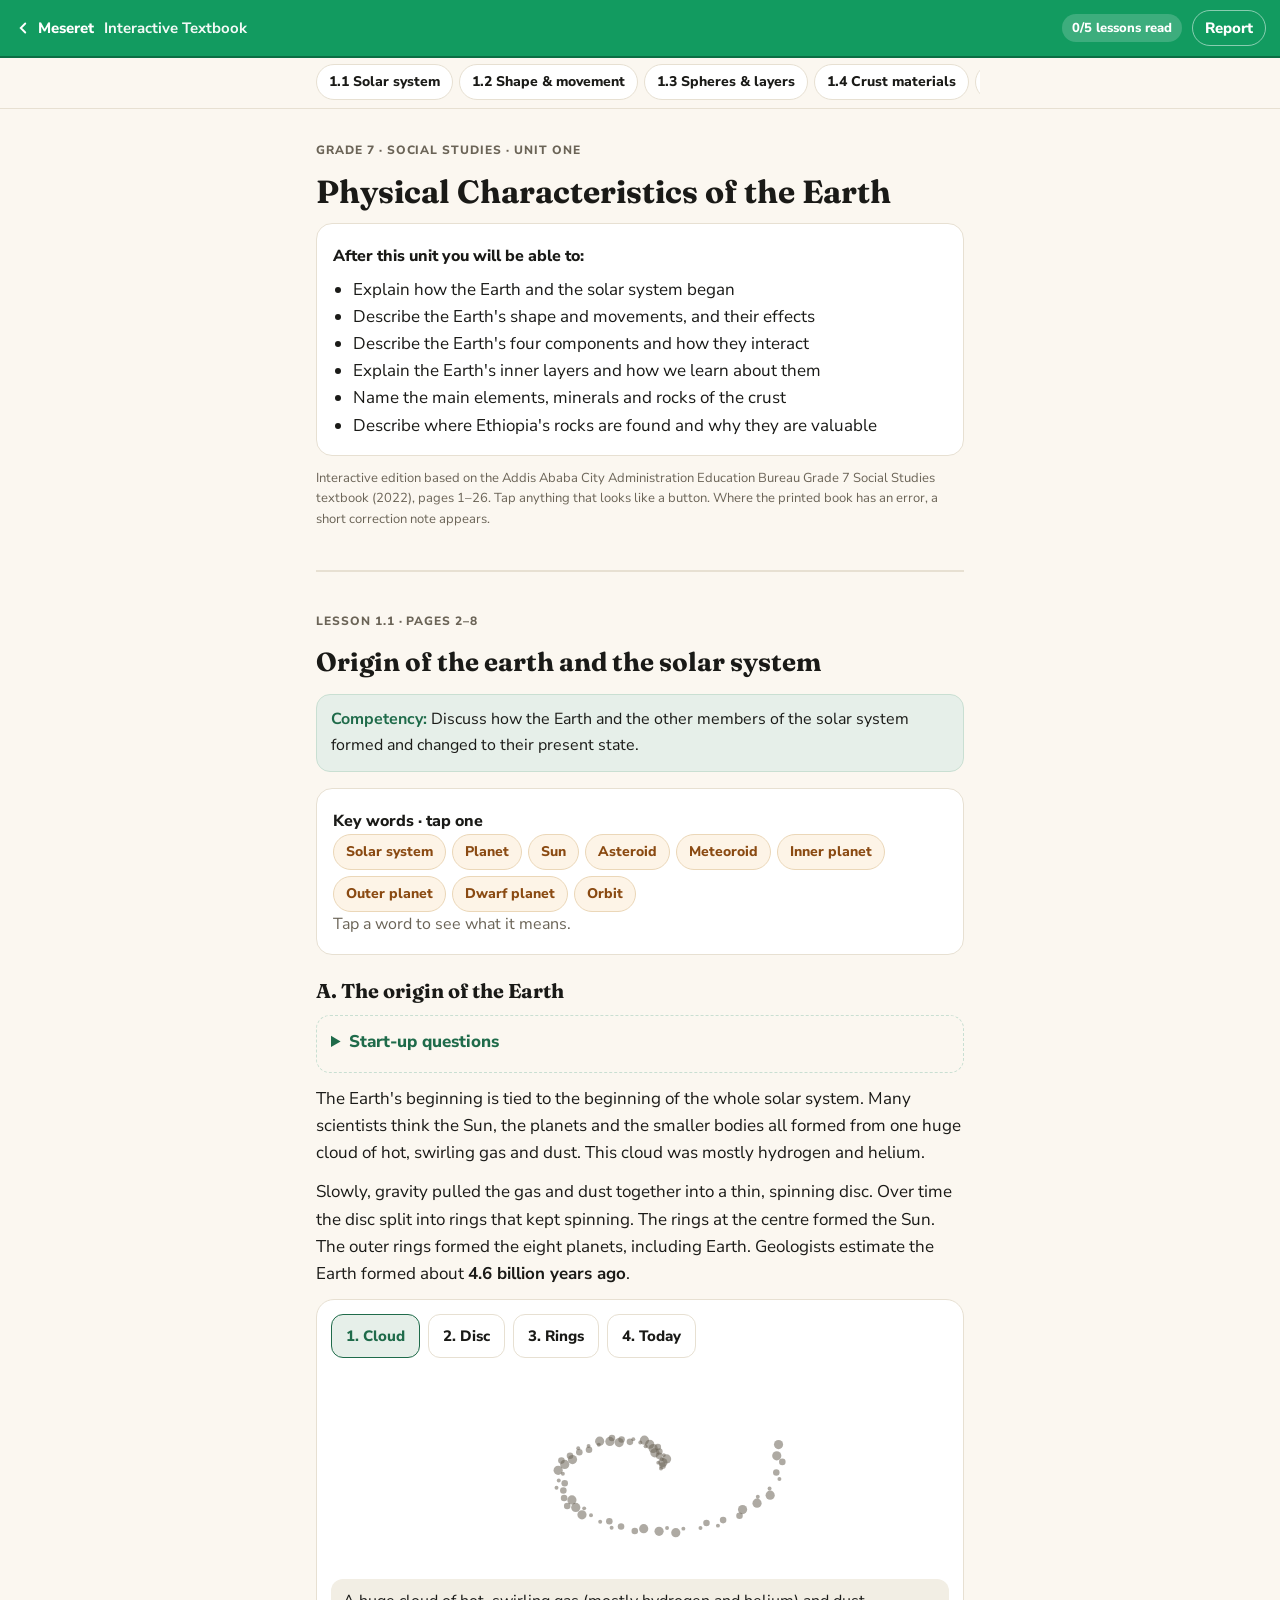
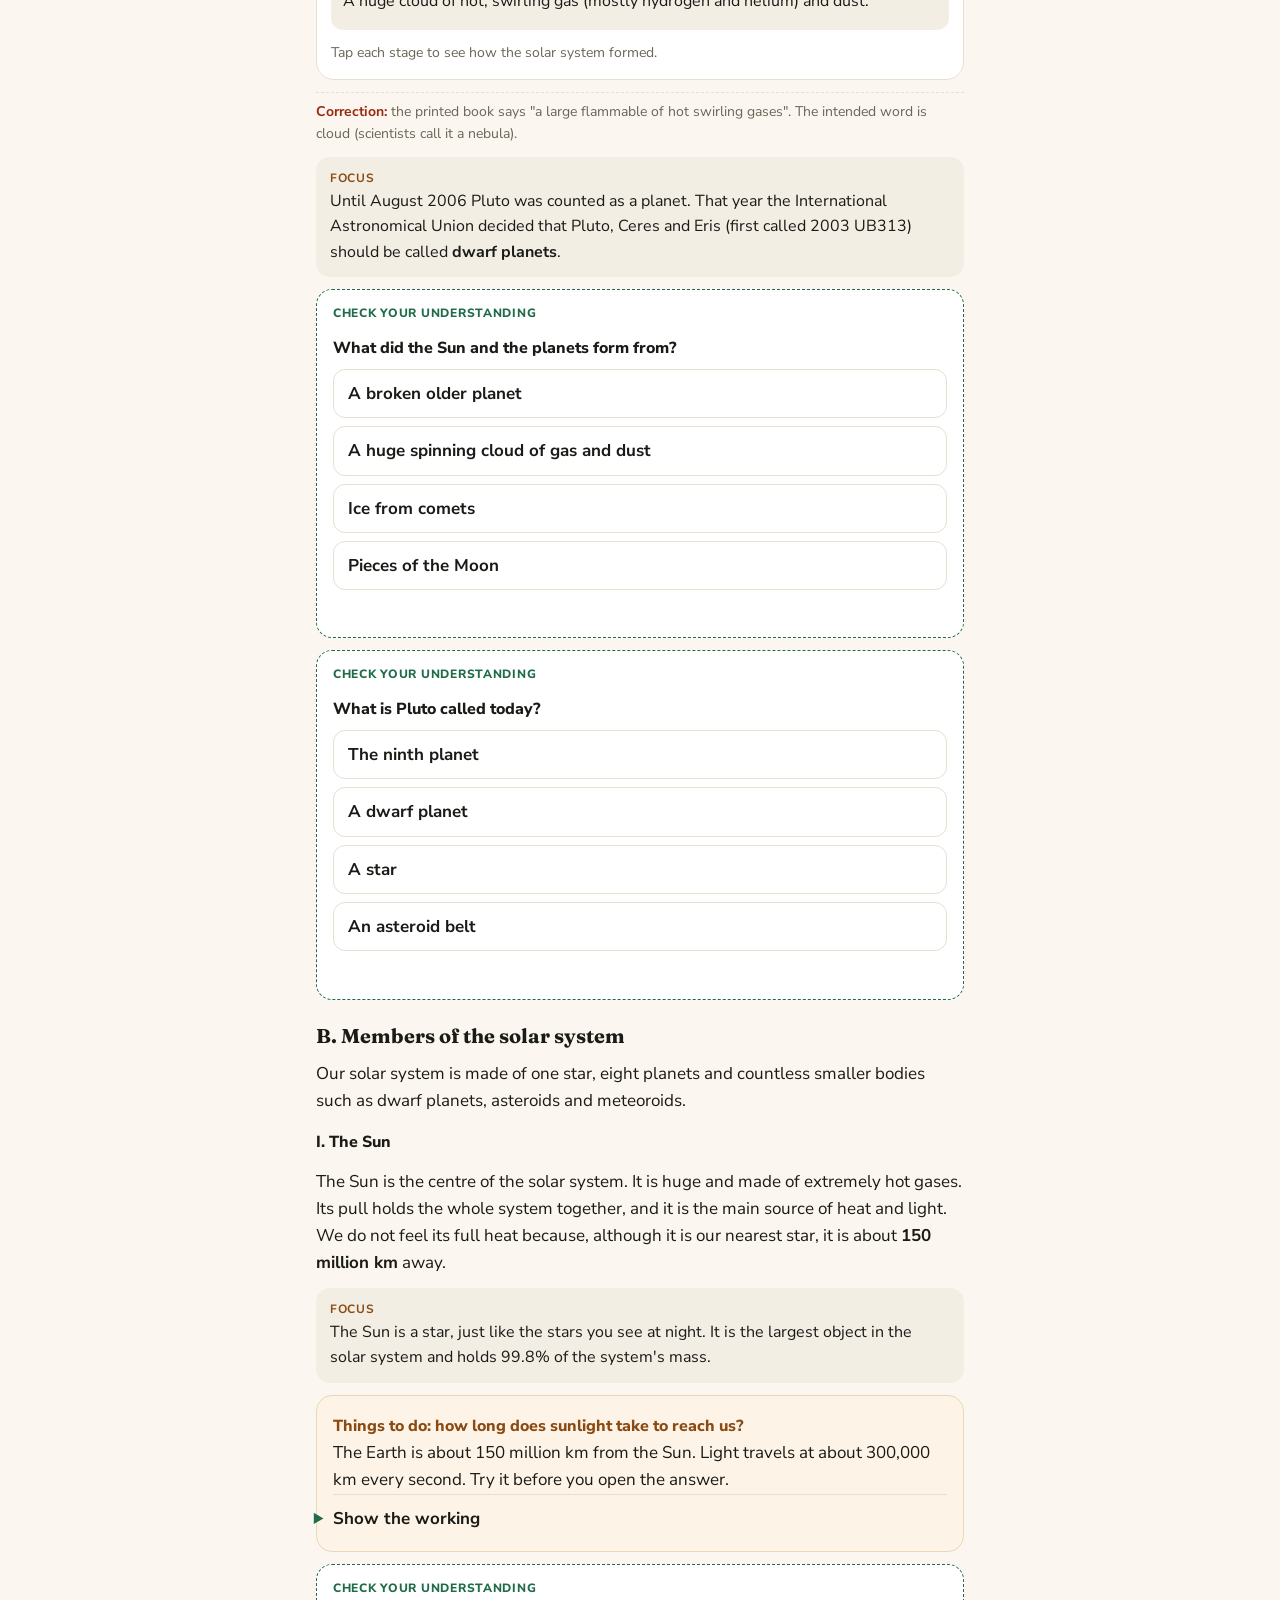
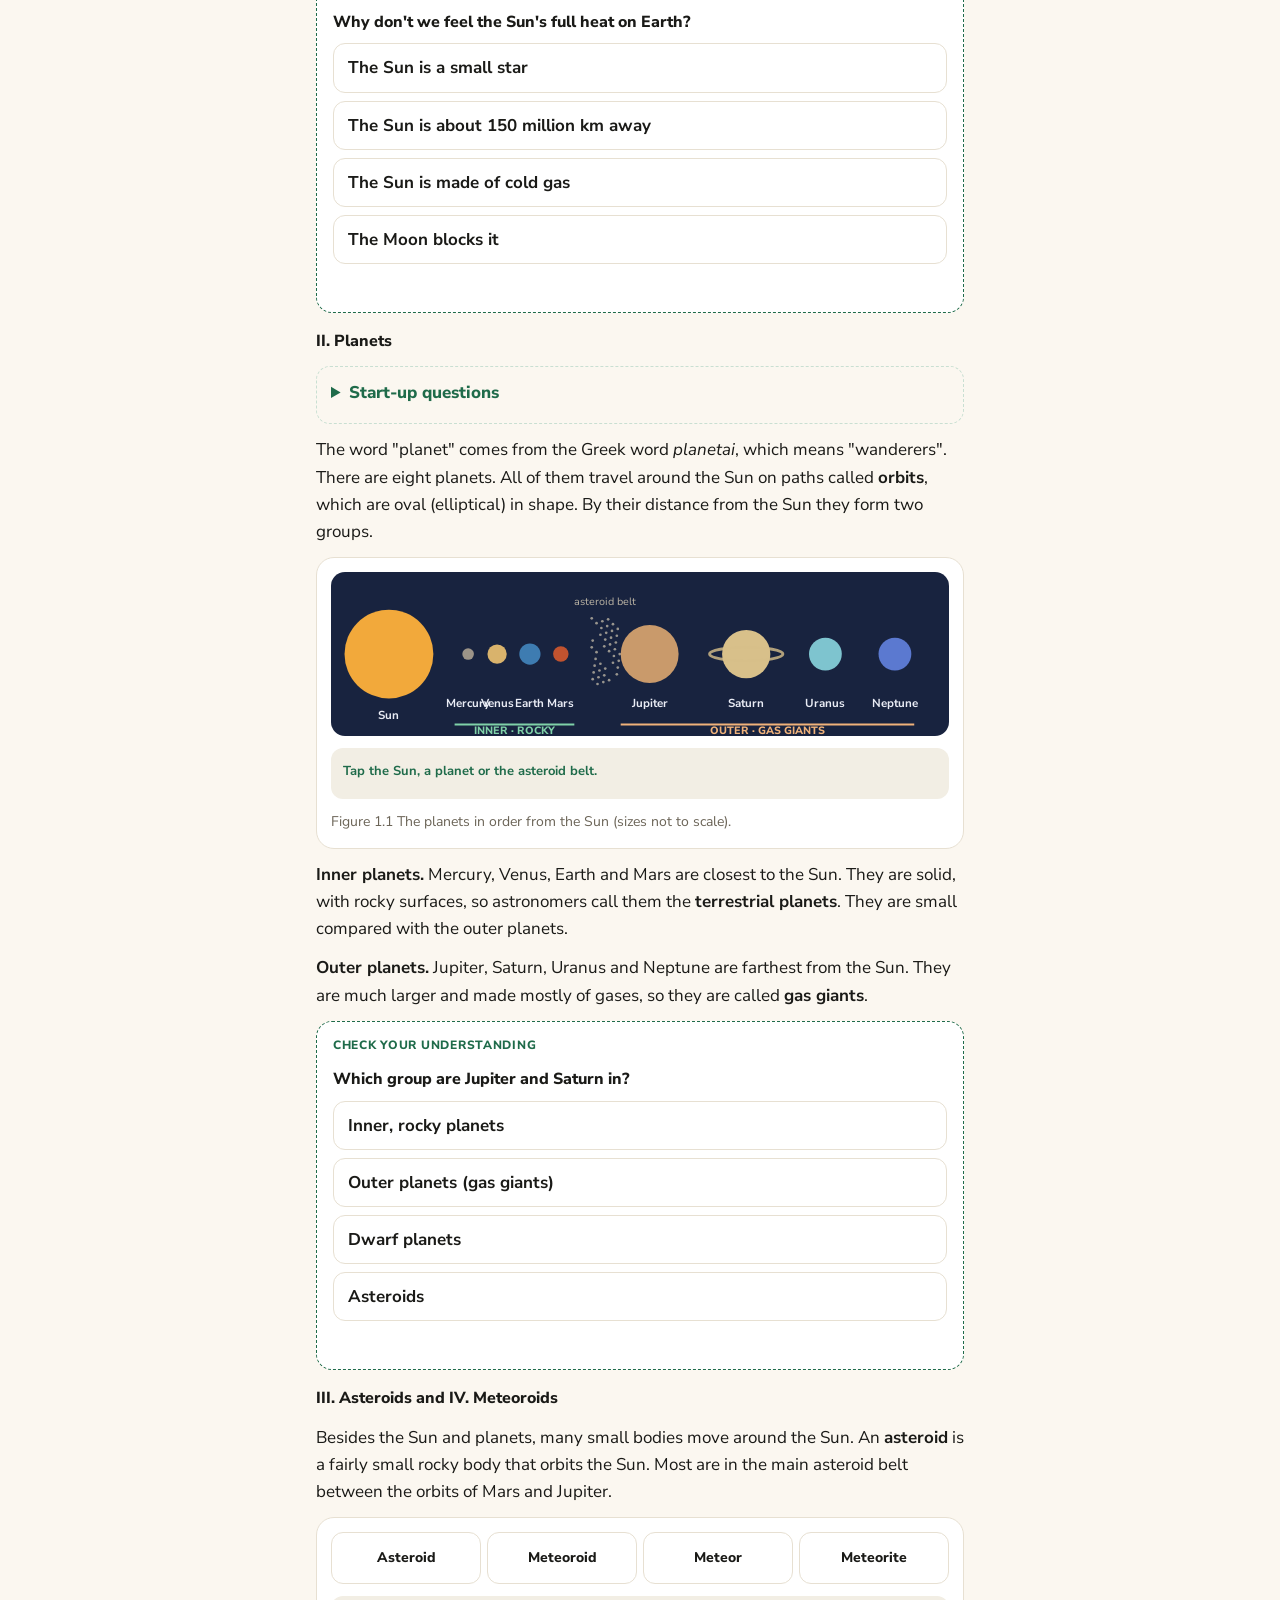
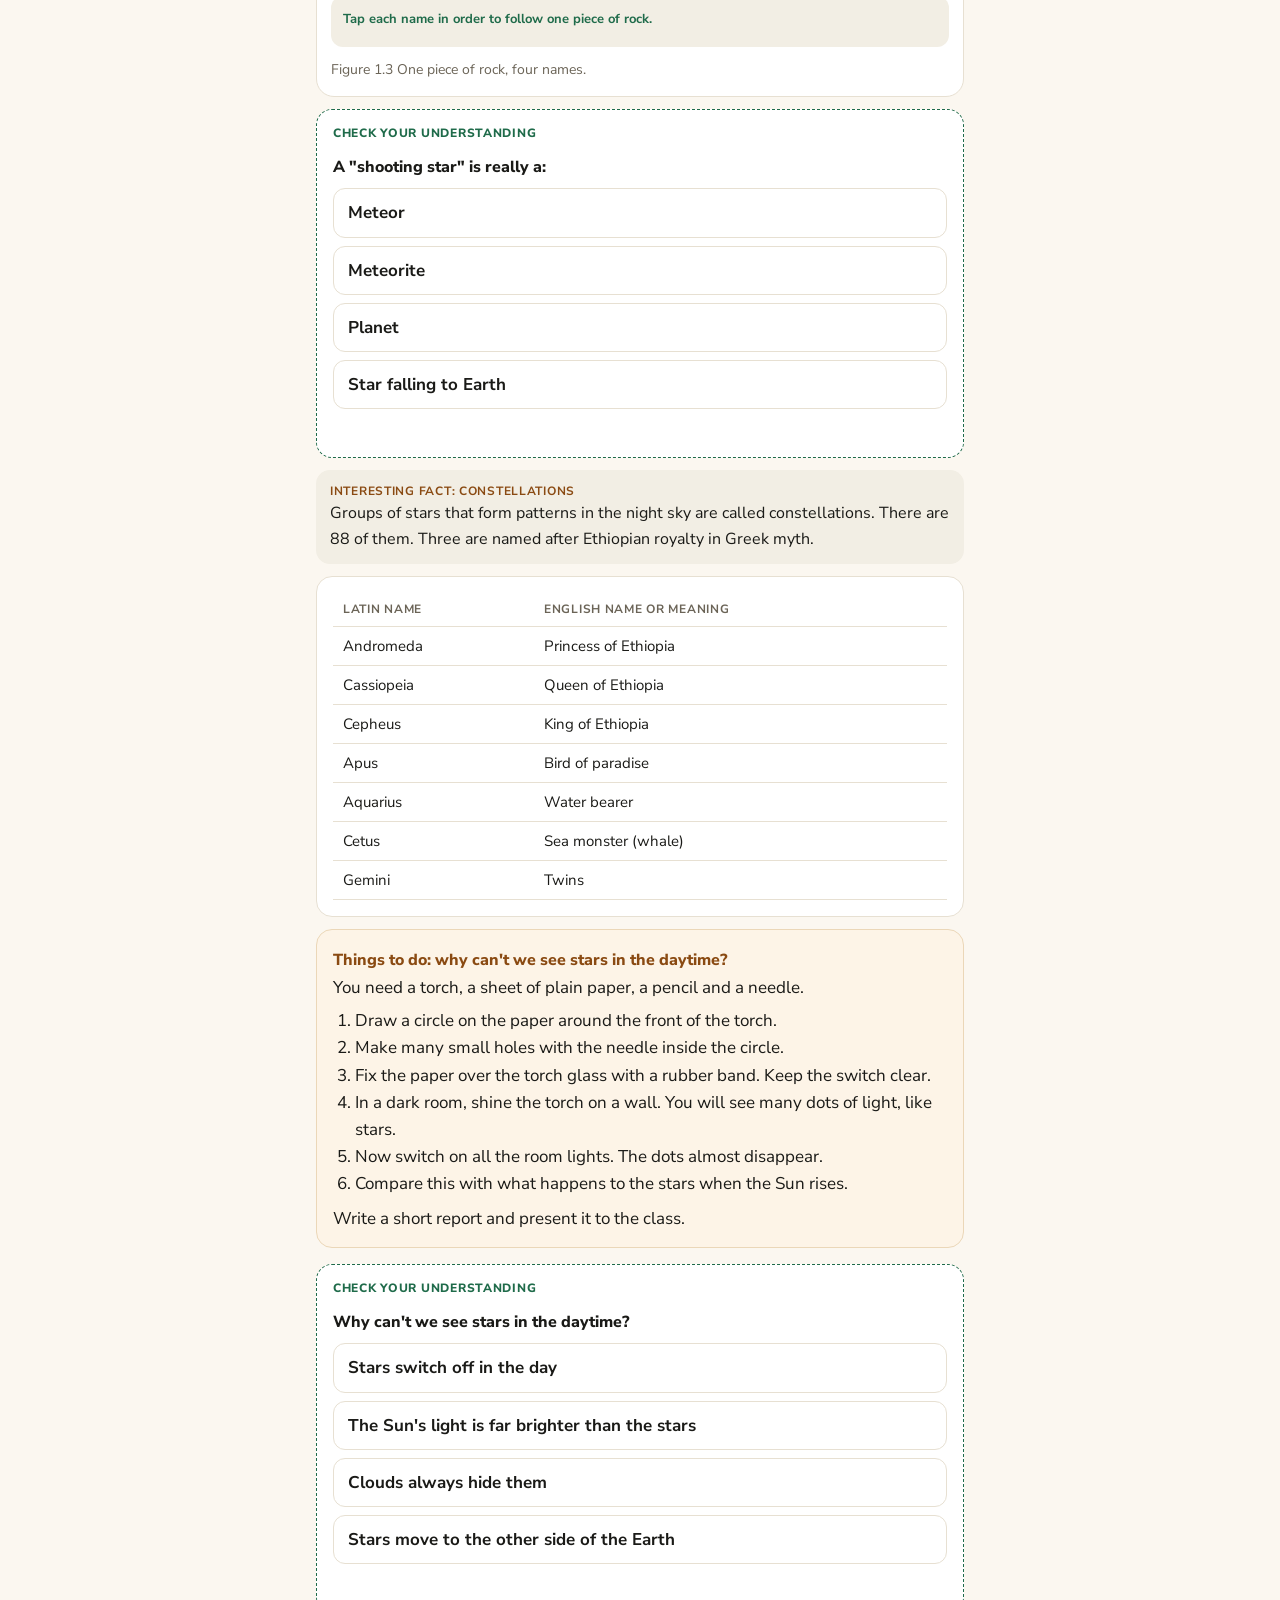
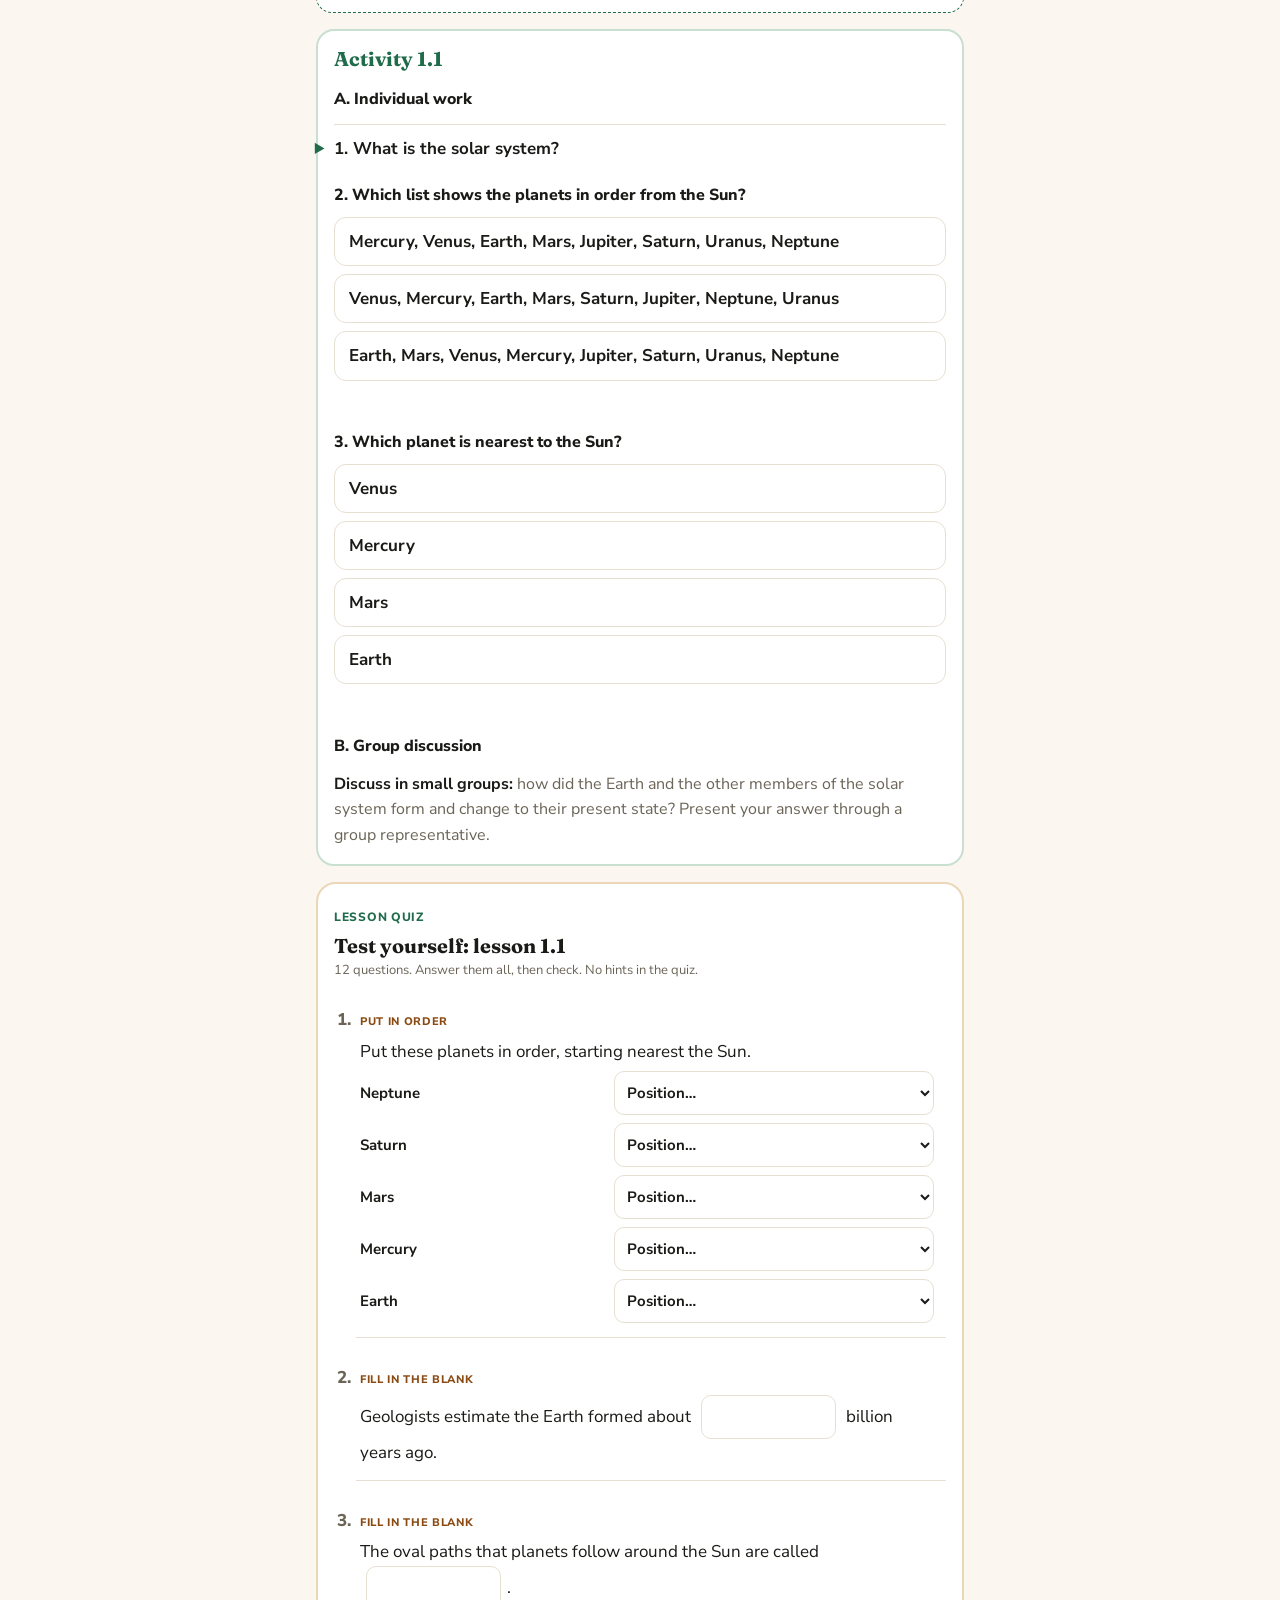
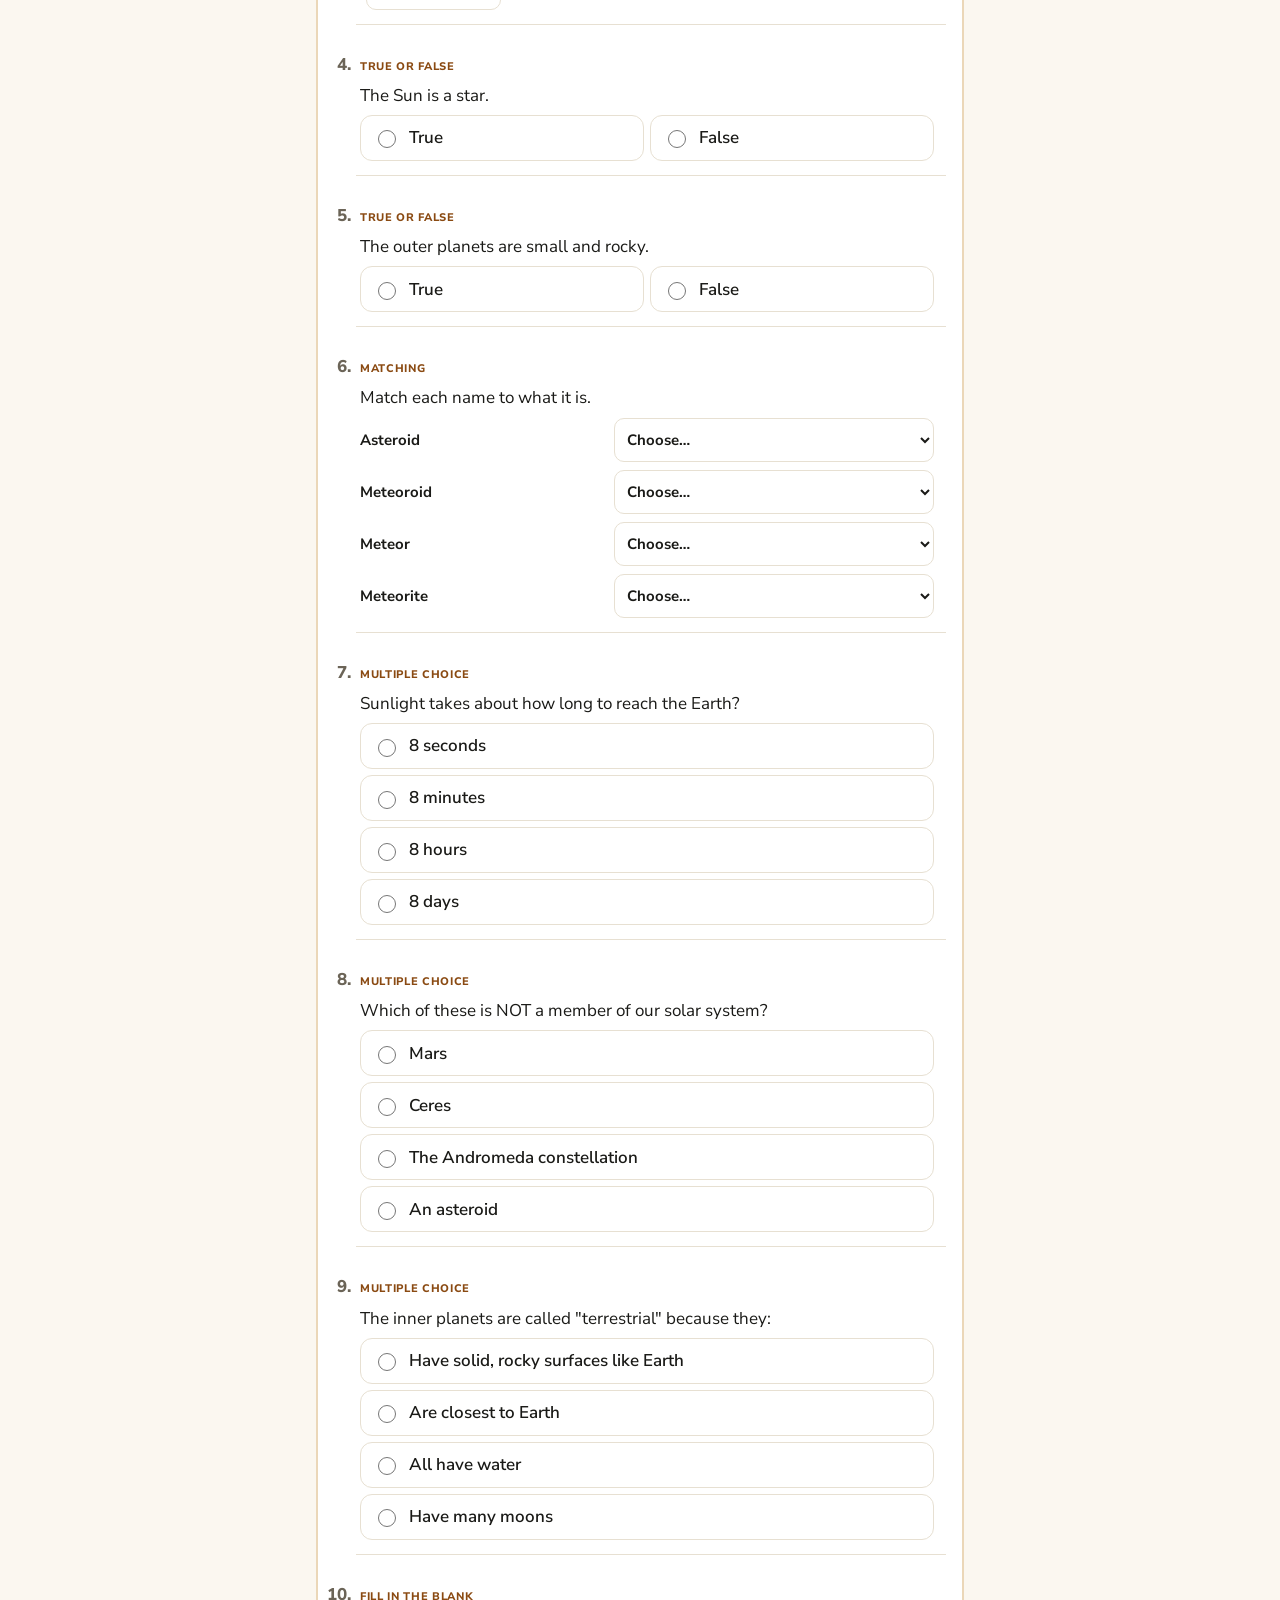
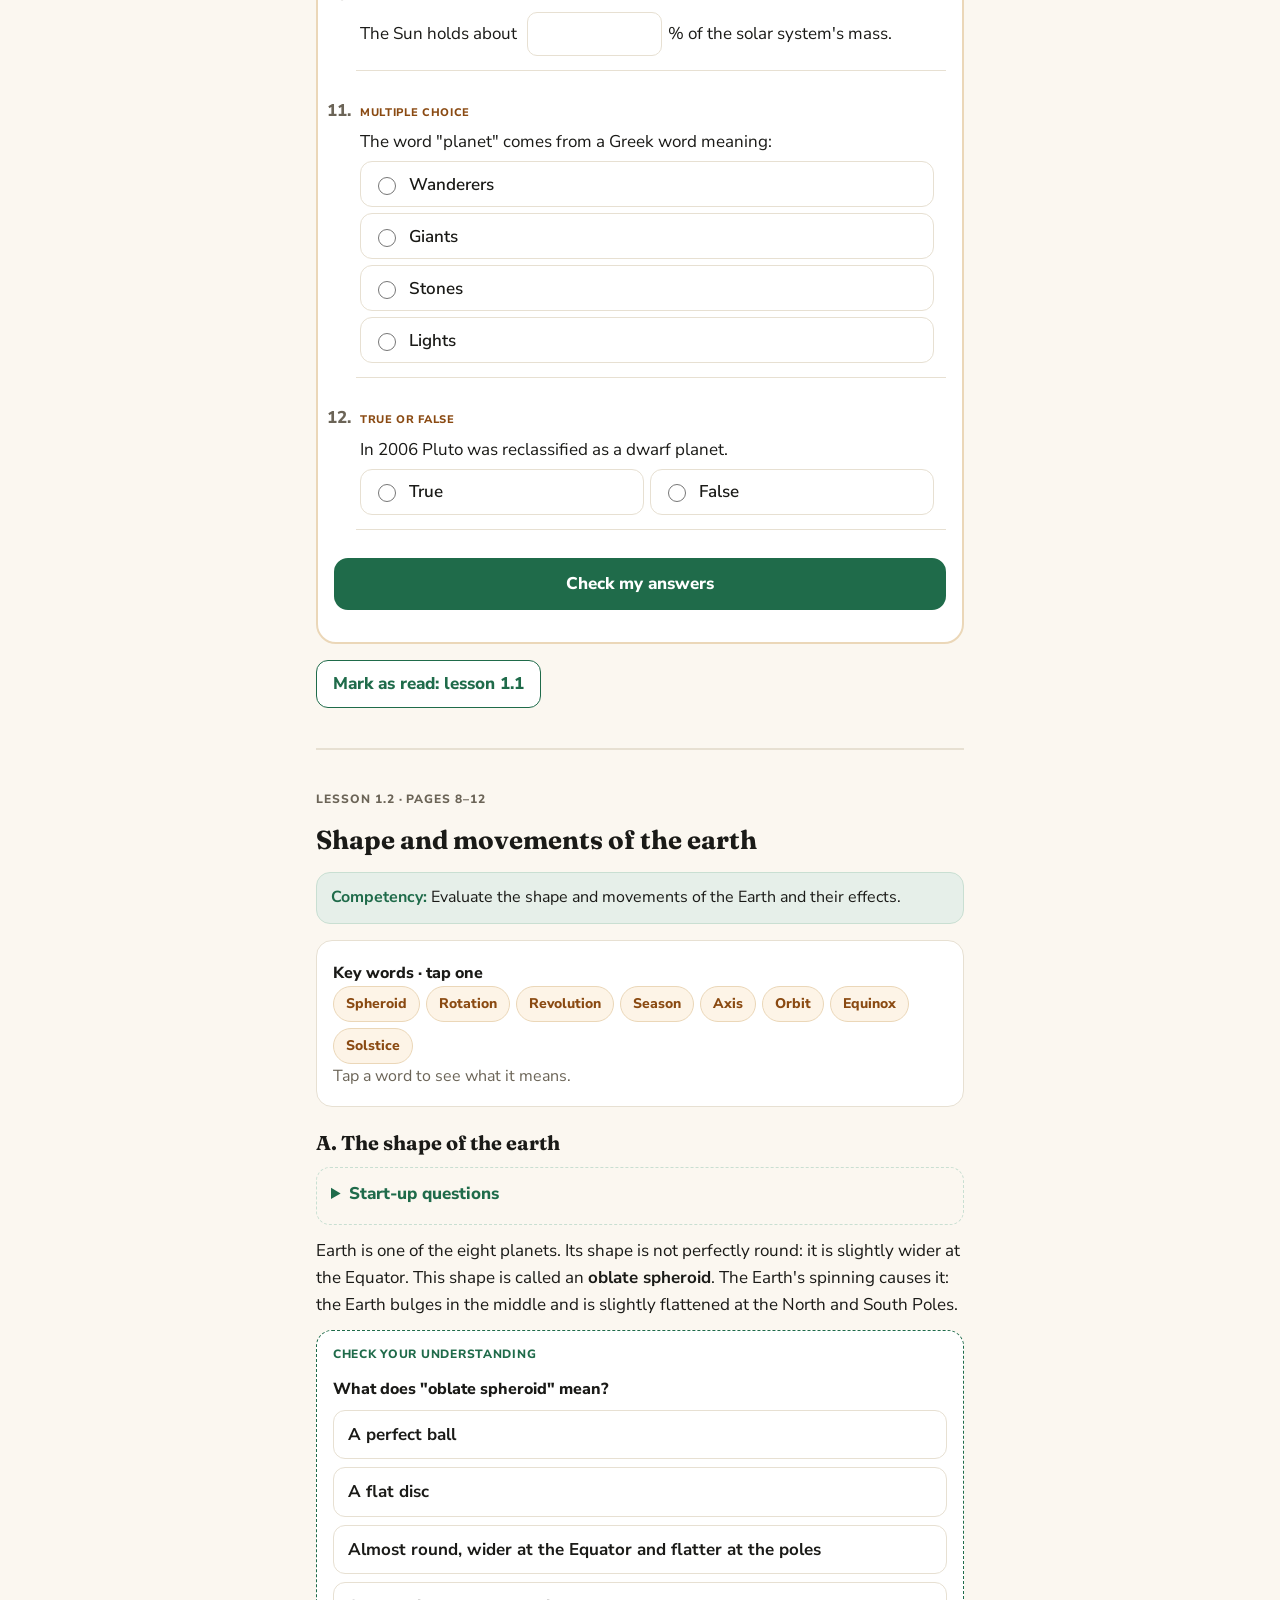
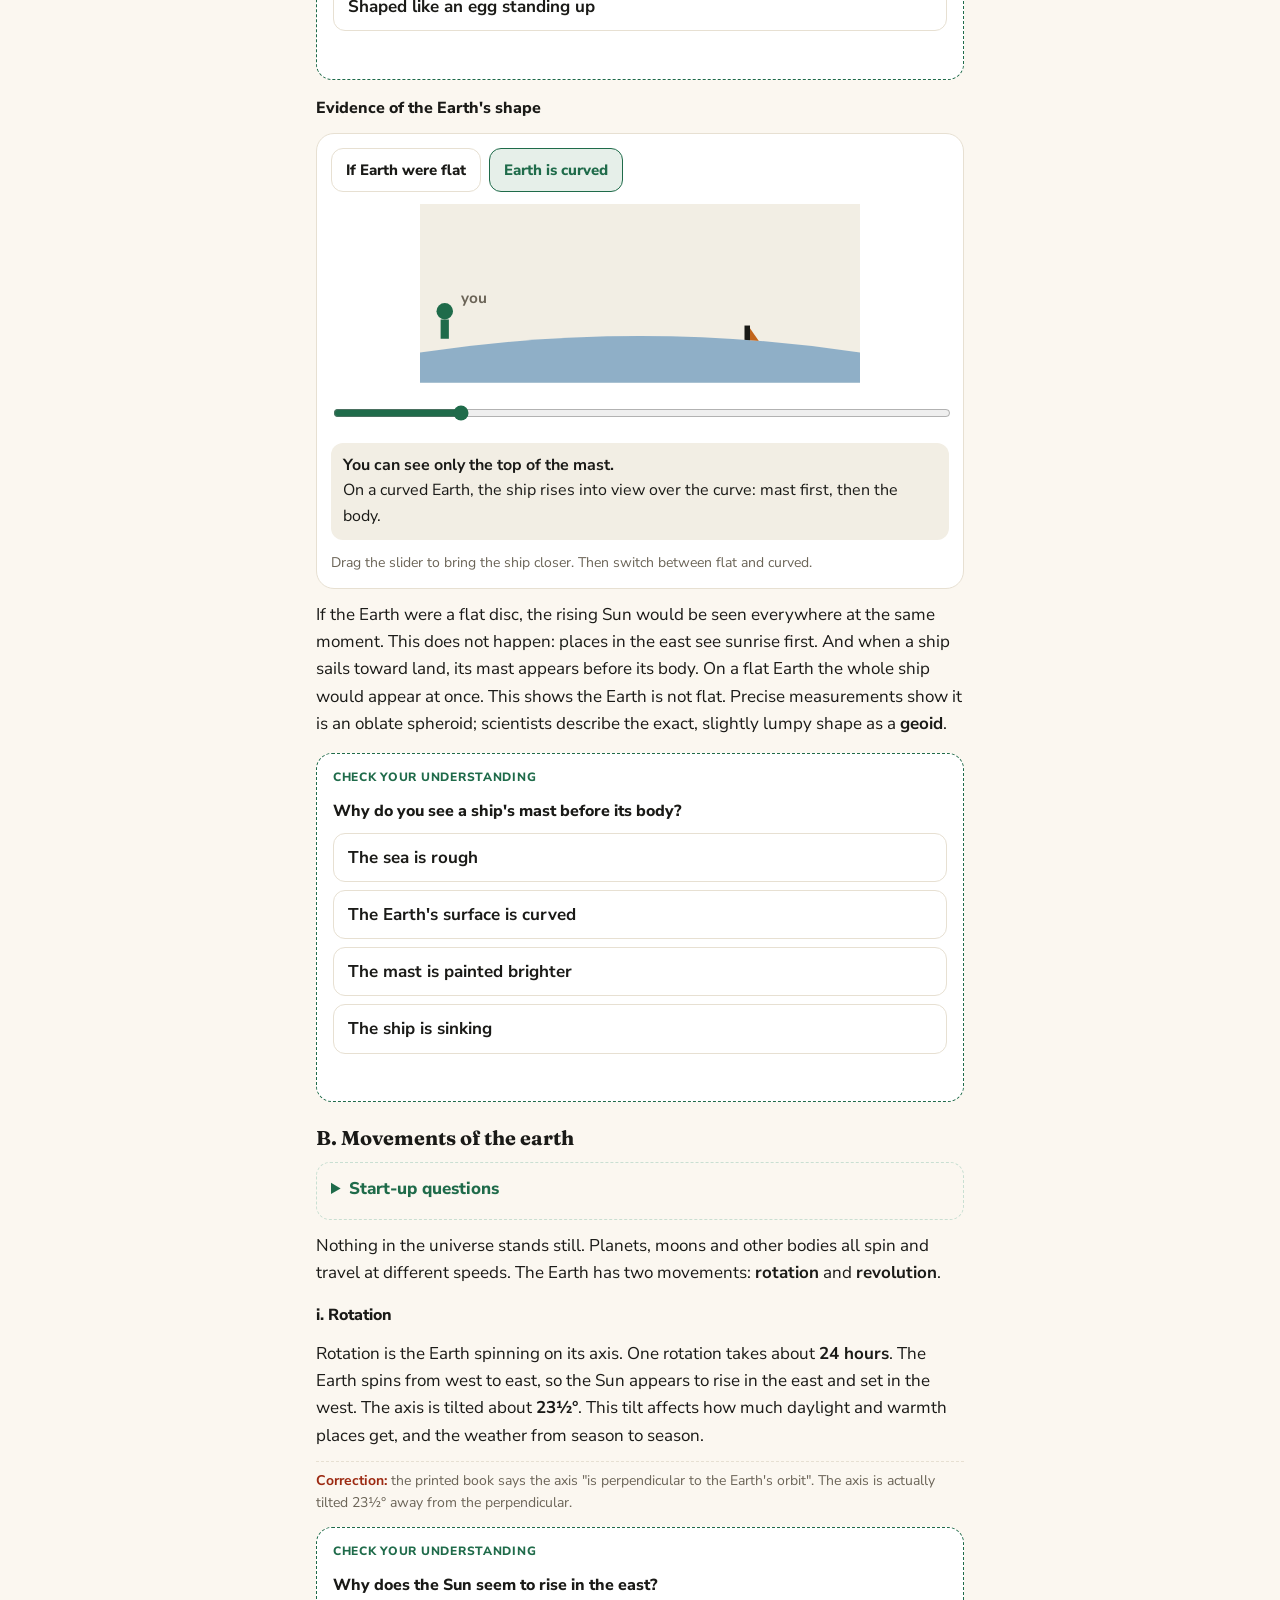
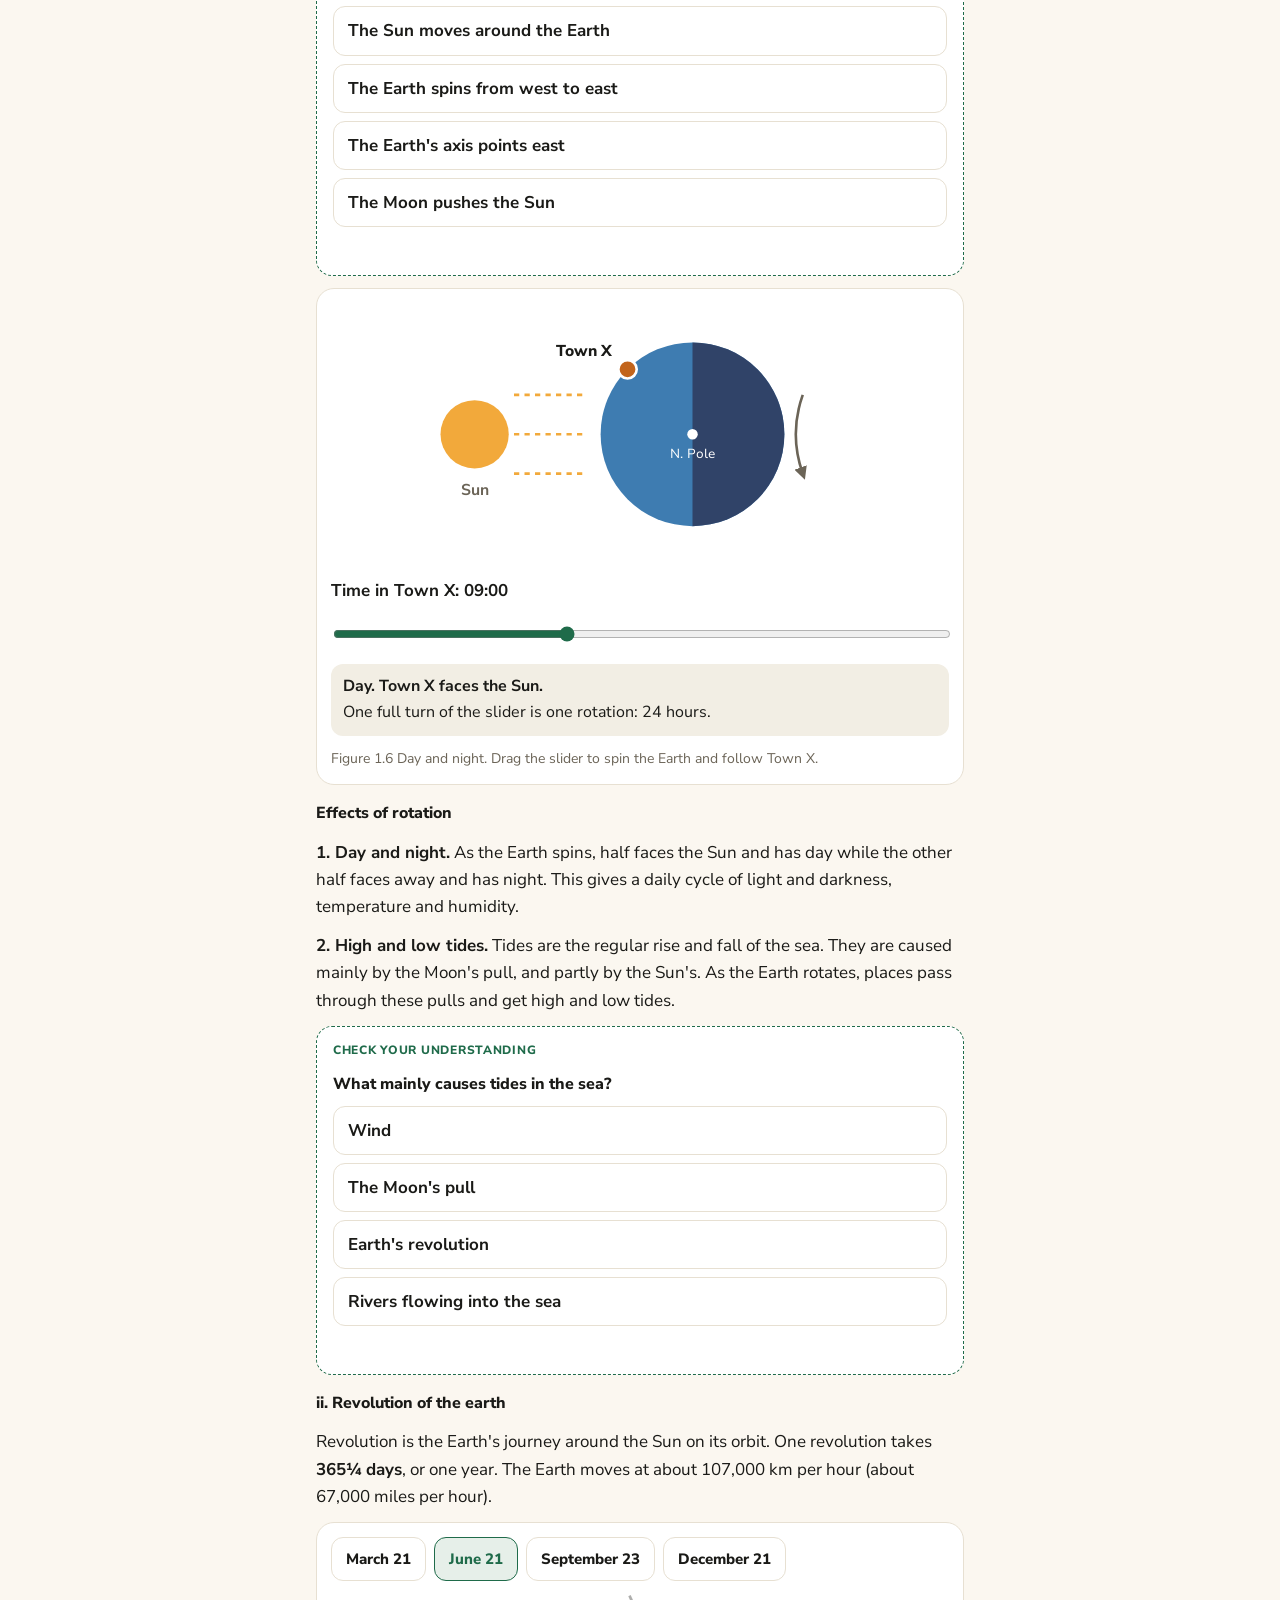
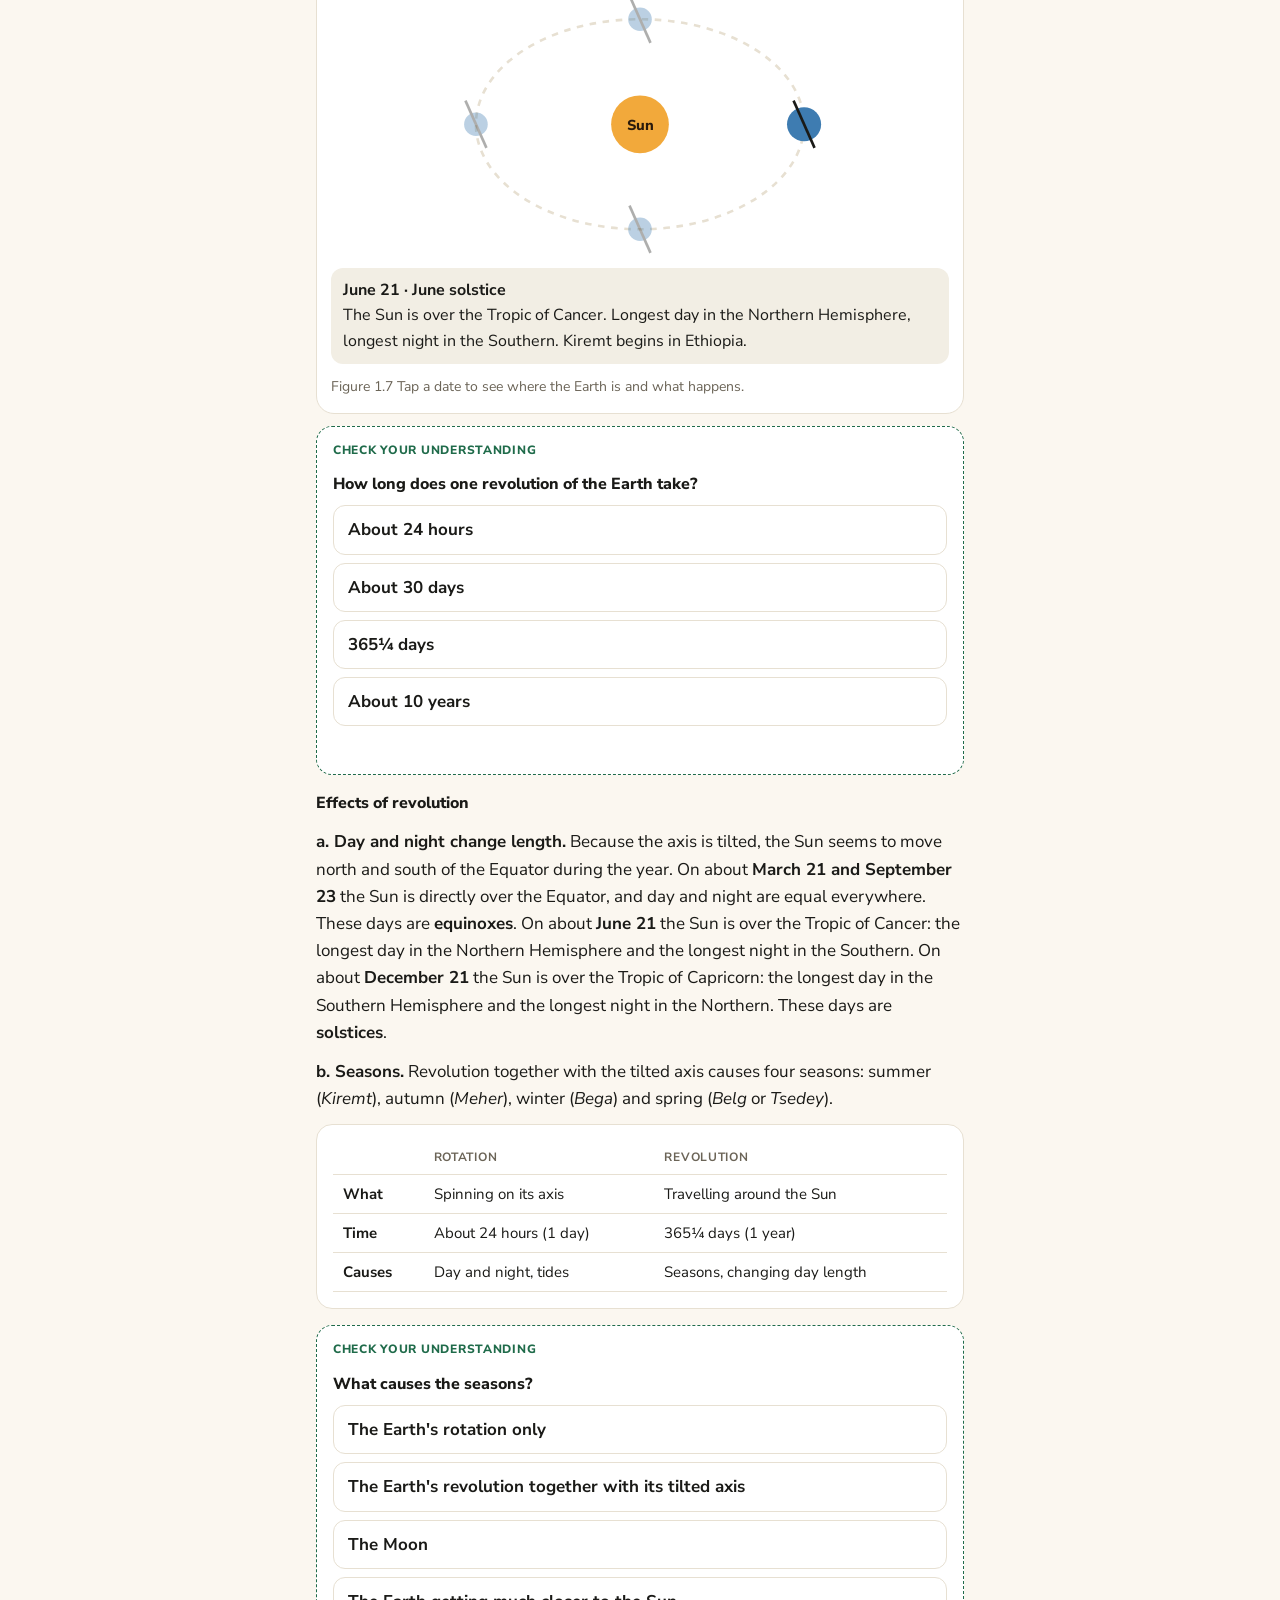
<file: app/chapters/g7-social-u1.html>
<!doctype html><html><head><meta charset=utf8><meta name=viewport content="width=device-width,initial-scale=1,viewport-fit=cover"><style>:root{color-scheme:light;box-sizing:border-box;padding-top:env(safe-area-inset-top,0px);padding-bottom:env(safe-area-inset-bottom,0px)}html{scroll-padding-top:env(safe-area-inset-top,0px)}body{margin:0;padding:0;font:14px -apple-system,BlinkMacSystemFont,sans-serif;background:#fff;color:#000}img{max-width:100%}[hidden]:not([hidden=until-found i]){display:none!important}</style><title>Meseret Interactive Textbook</title><link rel="manifest" href="../manifest.webmanifest"><link rel="stylesheet" href="../chapter-shell.css"></head><body>
<link rel="stylesheet" href="https://fonts.googleapis.com/css2?family=Fraunces:opsz,wght@9..144,600;9..144,700&family=Nunito+Sans:wght@400;600;700;800&display=swap">
<style>
/* Layout: one reading column (max 680px), sticky lesson nav, each section = text + tappable figure + activity. */
:root {
  --bg: #FBF7F0; --surface: #FFFFFF; --surface-2: #F2EEE4; --line: #E7E0D2;
  --fg: #1A1A17; --muted: #6B6457;
  --accent: #1F6B4A; --accent-ink: #FFFFFF; --accent-soft: #E6EFE9; --accent-line: #C9DFD2;
  --warm: #C2641B; --warm-soft: #FDF4E7; --warm-ink: #8A4A12; --warm-line: #EBD7B8;
  --bad-soft: #FBE9E4; --bad-ink: #9C2A12; --bad-line: #EFC3B6;
  --space: #18233F; --space-ink: #E9ECF5; --night: #2E3A5C;
  --l-crust: #7B5B3A; --l-mantle: #D9822B; --l-ocore: #E8A93A; --l-icore: #F6D46B;
  --r-ign: #C2641B; --r-sed: #D8B979; --r-met: #7C6A9C;
  --display: 'Fraunces', Georgia, 'Times New Roman', serif;
  --body: 'Nunito Sans', 'Segoe UI', system-ui, sans-serif;
}
@media (prefers-color-scheme: dark) { :root:not([data-theme="light"]) {
  --bg: #151613; --surface: #1F201C; --surface-2: #282923; --line: #383932;
  --fg: #F1EEE6; --muted: #ABA697;
  --accent: #6BBF95; --accent-ink: #0E1A13; --accent-soft: #1C3328; --accent-line: #2D4D3C;
  --warm: #E59152; --warm-soft: #33261A; --warm-ink: #F2B887; --warm-line: #55402A;
  --bad-soft: #3A211B; --bad-ink: #F2A390; --bad-line: #5A3328;
  --space: #0E1428; --space-ink: #E9ECF5; --night: #253150;
  --l-crust: #A98560; --l-mantle: #D9822B; --l-ocore: #E8A93A; --l-icore: #F6D46B;
  --r-ign: #E59152; --r-sed: #D8B979; --r-met: #A895C9;
  color-scheme: dark; } }
:root[data-theme="dark"] {
  --bg: #151613; --surface: #1F201C; --surface-2: #282923; --line: #383932;
  --fg: #F1EEE6; --muted: #ABA697;
  --accent: #6BBF95; --accent-ink: #0E1A13; --accent-soft: #1C3328; --accent-line: #2D4D3C;
  --warm: #E59152; --warm-soft: #33261A; --warm-ink: #F2B887; --warm-line: #55402A;
  --bad-soft: #3A211B; --bad-ink: #F2A390; --bad-line: #5A3328;
  --space: #0E1428; --space-ink: #E9ECF5; --night: #253150;
  --l-crust: #A98560; --l-mantle: #D9822B; --l-ocore: #E8A93A; --l-icore: #F6D46B;
  --r-ign: #E59152; --r-sed: #D8B979; --r-met: #A895C9;
  color-scheme: dark; }

* { box-sizing: border-box; }
body { background: var(--bg); color: var(--fg); font-family: var(--body); font-size: 17px; line-height: 1.6; }
button { font: inherit; color: inherit; }
:focus-visible { outline: 3px solid var(--accent); outline-offset: 2px; border-radius: 6px; }
.wrap { max-width: 680px; margin: 0 auto; padding-left: max(16px, env(safe-area-inset-left, 0px)); padding-right: max(16px, env(safe-area-inset-right, 0px)); padding-block: 8px 64px; }

nav.toc { position: sticky; top: env(safe-area-inset-top, 0px); z-index: 5; background: var(--bg); border-bottom: 1px solid var(--line); }
nav.toc .in { max-width: 680px; margin: 0 auto; padding-left: max(16px, env(safe-area-inset-left, 0px)); padding-right: max(16px, env(safe-area-inset-right, 0px)); padding-block: 8px; display: flex; gap: 6px; overflow-x: auto; }
nav.toc a { flex: none; text-decoration: none; color: var(--fg); background: var(--surface); border: 1.5px solid var(--line); border-radius: 99px; padding: 6px 12px; font-size: 14px; font-weight: 800; min-height: 36px; display: inline-flex; align-items: center; gap: 4px; }
nav.toc a.read { border-color: var(--accent); color: var(--accent); }
nav.toc a.read::after { content: "✓"; }

header.unit { padding-block: 24px 8px; display: grid; gap: 12px; }
.eyebrow { font-size: 12px; font-weight: 800; letter-spacing: .08em; text-transform: uppercase; color: var(--muted); }
h1, h2, h3 { font-family: var(--display); font-weight: 700; margin: 0; text-wrap: balance; line-height: 1.2; }
h1 { font-size: 32px; }
h2 { font-size: 26px; }
h3 { font-size: 20px; margin-top: 8px; }
h4 { font-size: 16px; margin: 4px 0 0; font-weight: 800; }
p { margin: 0; }
section.lesson { display: grid; gap: 16px; padding-block: 40px 8px; border-top: 2px solid var(--line); margin-top: 32px; scroll-margin-top: 64px; }
.part { display: grid; gap: 12px; }
.card { background: var(--surface); border: 1.5px solid var(--line); border-radius: 16px; padding: 16px; }
.outcomes ul, .card ul { margin: 6px 0 0; padding-left: 20px; }
.compet { background: var(--accent-soft); border: 1.5px solid var(--accent-line); border-radius: 14px; padding: 12px 14px; font-size: 16px; }
.compet b { color: var(--accent); }

.kw { display: flex; flex-wrap: wrap; gap: 6px; }
.kw button { border: 1.5px solid var(--warm-line); background: var(--warm-soft); color: var(--warm-ink); border-radius: 99px; padding: 4px 12px; font-size: 14px; font-weight: 800; min-height: 36px; cursor: pointer; }
.kw button[aria-pressed="true"] { background: var(--warm); color: #fff; border-color: var(--warm); }
.kwdef { font-size: 16px; min-height: 1.6em; color: var(--muted); }
.kwdef strong { color: var(--fg); }

.startup { border: 1.5px dashed var(--accent-line); border-radius: 14px; padding: 12px 14px; }
.startup summary { cursor: pointer; font-weight: 800; color: var(--accent); min-height: 32px; }
.startup ul { margin: 6px 0 0; padding-left: 20px; }
.focus { background: var(--surface-2); border-radius: 14px; padding: 12px 14px; font-size: 16px; }
.focus b { display: block; font-size: 12px; letter-spacing: .06em; text-transform: uppercase; color: var(--warm-ink); }
.fix { font-size: 14px; color: var(--muted); border-top: 1px dashed var(--line); padding-top: 8px; }
.fix b { color: var(--bad-ink); }
.todo { background: var(--warm-soft); border: 1.5px solid var(--warm-line); border-radius: 16px; padding: 14px 16px; }
.todo h4 { color: var(--warm-ink); }
.todo ol { margin: 6px 0 0; padding-left: 22px; }
.tbl { overflow-x: auto; }
table { border-collapse: collapse; width: 100%; font-size: 15px; }
th, td { text-align: left; padding: 7px 10px; border-bottom: 1px solid var(--line); vertical-align: top; }
th { font-size: 12px; text-transform: uppercase; letter-spacing: .06em; color: var(--muted); }
td.n { font-variant-numeric: tabular-nums; text-align: right; }

/* figures */
figure { margin: 0; display: grid; gap: 10px; }
figcaption { font-size: 14px; color: var(--muted); }
.fig { background: var(--surface); border: 1.5px solid var(--line); border-radius: 18px; padding: 14px; display: grid; gap: 12px; }
.info { background: var(--surface-2); border-radius: 12px; padding: 10px 12px; font-size: 16px; min-height: 3.2em; }
.info strong { display: block; }
.hint { font-size: 13px; font-weight: 700; color: var(--accent); }
.space { background: var(--space); color: var(--space-ink); border-radius: 14px; overflow-x: auto; }
.space svg { display: block; min-width: 560px; width: 100%; height: auto; }
.tap { cursor: pointer; }
.tap:hover > circle, .tap:focus-visible > circle { stroke: #fff; stroke-width: 2; }
svg text { font-family: var(--body); }
.btnrow { display: flex; flex-wrap: wrap; gap: 8px; }
.pill { border: 1.5px solid var(--line); background: var(--surface); border-radius: 12px; padding: 8px 14px; font-weight: 800; font-size: 15px; min-height: 44px; cursor: pointer; }
.pill[aria-pressed="true"] { border-color: var(--accent); background: var(--accent-soft); color: var(--accent); }
.chain { display: grid; grid-template-columns: repeat(4, 1fr); gap: 6px; }
.chain button { border: 1.5px solid var(--line); background: var(--surface); border-radius: 12px; padding: 10px 4px; font-weight: 800; font-size: 14px; cursor: pointer; min-height: 52px; }
.chain button[aria-pressed="true"] { border-color: var(--warm); background: var(--warm-soft); color: var(--warm-ink); }
input[type=range] { width: 100%; accent-color: var(--accent); min-height: 32px; }
.bars { display: grid; gap: 7px; }
.brow { display: grid; grid-template-columns: 118px 1fr 52px; gap: 8px; align-items: center; font-size: 14px; }
.brow .track { height: 14px; background: var(--surface-2); border-radius: 99px; overflow: hidden; }
.brow .fill { display: block; height: 100%; background: var(--accent); border-radius: 99px; }
.brow b { text-align: right; font-variant-numeric: tabular-nums; }
.stack { display: flex; height: 34px; border-radius: 10px; overflow: hidden; font-size: 13px; font-weight: 800; }
.stack span { display: grid; place-items: center; color: #fff; }
.compass { display: grid; grid-template-columns: repeat(3, 1fr); gap: 6px; max-width: 360px; margin: 0 auto; width: 100%; }
.compass div { aspect-ratio: 1.4; border-radius: 10px; display: grid; place-items: center; text-align: center; font-size: 13px; font-weight: 800; color: #1A1A17; padding: 4px; }
.legend { display: flex; flex-wrap: wrap; gap: 12px; font-size: 14px; }
.legend span { display: inline-flex; align-items: center; gap: 6px; }
.legend i { width: 14px; height: 14px; border-radius: 4px; display: inline-block; }

/* sorter + quiz */
.sorter { display: grid; gap: 10px; }
.sorter .item { font-family: var(--display); font-size: 24px; font-weight: 700; text-align: center; padding: 8px; }
.sorter .bins { display: grid; grid-template-columns: repeat(auto-fit, minmax(120px, 1fr)); gap: 8px; }
.sorter .bins button { border: 1.5px solid var(--line); background: var(--surface); border-radius: 12px; min-height: 52px; font-weight: 800; cursor: pointer; }
.fb { font-size: 16px; font-weight: 700; min-height: 1.6em; }
.fb.ok { color: var(--accent); } .fb.no { color: var(--bad-ink); }
.activity { background: var(--surface); border: 2px solid var(--accent-line); border-radius: 18px; padding: 16px; display: grid; gap: 12px; }
.activity > h3 { margin: 0; color: var(--accent); }
.qa { border-top: 1px solid var(--line); padding-top: 10px; }
.qa summary { cursor: pointer; font-weight: 700; min-height: 32px; list-style-position: outside; }
.qa summary::marker { color: var(--accent); }
.qa .ans { margin-top: 6px; background: var(--accent-soft); border-radius: 10px; padding: 8px 12px; font-size: 16px; }
.mcq { display: grid; gap: 8px; }
.mcq .opts { display: grid; gap: 8px; }
.mcq button { text-align: left; border: 1.5px solid var(--line); background: var(--surface); border-radius: 12px; padding: 10px 14px; min-height: 48px; font-weight: 700; cursor: pointer; }
.mcq button.ok { border-color: var(--accent); background: var(--accent-soft); }
.mcq button.no { border-color: var(--bad-line); background: var(--bad-soft); color: var(--bad-ink); }
.check { background: var(--surface); border: 1.5px dashed var(--accent); border-radius: 16px; padding: 14px 16px; }
.ck { font-size: 12px; font-weight: 800; letter-spacing: .06em; text-transform: uppercase; color: var(--accent); }
.fb small { display: block; font-weight: 600; color: var(--fg); margin-top: 2px; }
.quiz { background: var(--surface); border: 2px solid var(--warm-line); border-radius: 20px; padding: 18px 16px; display: grid; gap: 14px; scroll-margin-top: 64px; }
.quiz h3 { margin: 4px 0 2px; }
.qlist { margin: 0; padding-left: 22px; display: grid; gap: 14px; }
.qi { padding: 12px 12px 10px 4px; border-bottom: 1px solid var(--line); }
.qi::marker { font-weight: 800; color: var(--muted); }
.qi p { margin: 4px 0; }
.qt { font-size: 11px; font-weight: 800; letter-spacing: .06em; text-transform: uppercase; color: var(--warm-ink); }
.qi.ok { background: var(--accent-soft); border-radius: 12px; } .qi.no { background: var(--bad-soft); border-radius: 12px; }
.qopts { display: grid; gap: 6px; margin-top: 6px; } .qopts.row2 { grid-template-columns: 1fr 1fr; }
.qopts label { display: flex; gap: 10px; align-items: center; border: 1.5px solid var(--line); background: var(--surface); border-radius: 12px; padding: 8px 12px; min-height: 46px; cursor: pointer; font-weight: 600; }
.qopts label:has(input:checked) { border-color: var(--accent); background: var(--accent-soft); }
.qopts input { accent-color: var(--accent); width: 18px; height: 18px; flex: none; }
.qmatch { display: grid; gap: 8px; margin-top: 6px; }
.qmatch label { display: grid; grid-template-columns: minmax(0,1fr) minmax(0,1.3fr); gap: 8px; align-items: center; font-weight: 700; font-size: 15px; }
.qmatch select, input.blank { font: inherit; font-size: 15px; color: var(--fg); background: var(--surface); border: 1.5px solid var(--line); border-radius: 10px; min-height: 44px; padding: 0 8px; max-width: 100%; }
input.blank { width: 9em; margin: 0 6px; font-weight: 800; text-align: center; }
.qr { font-size: 15px; } .qr b { color: var(--fg); }
.qerr { color: var(--bad-ink); font-weight: 700; margin: 0; min-height: 0; }
.qbtn { min-height: 52px; border: 0; border-radius: 14px; background: var(--accent); color: var(--accent-ink); font-weight: 800; font-size: 17px; padding: 0 20px; cursor: pointer; width: 100%; }
.qbtn.ghost { background: transparent; border: 1.5px solid var(--accent); color: var(--accent); width: auto; }
.qscore { display: grid; gap: 6px; justify-items: start; }
.qscore .big { font-family: var(--display); font-size: 40px; font-weight: 700; font-variant-numeric: tabular-nums; }
@media (max-width: 420px) { .qmatch label { grid-template-columns: 1fr; gap: 4px; } }
.group { font-size: 16px; color: var(--muted); }
.group b { color: var(--fg); }
.done-btn { justify-self: start; border: 1.5px solid var(--accent); background: var(--surface); color: var(--accent); border-radius: 12px; padding: 0 16px; min-height: 48px; font-weight: 800; cursor: pointer; }
.done-btn[aria-pressed="true"] { background: var(--accent); color: var(--accent-ink); }
dl.gloss { display: grid; grid-template-columns: minmax(110px, 30%) 1fr; gap: 8px 14px; margin: 0; font-size: 16px; }
dl.gloss dt { font-weight: 800; }
dl.gloss dd { margin: 0; color: var(--muted); }
.note { font-size: 13px; color: var(--muted); }
@media (max-width: 420px) { .chain { grid-template-columns: repeat(2, 1fr); } dl.gloss { grid-template-columns: 1fr; } dl.gloss dd { margin-bottom: 6px; } }
@media (prefers-reduced-motion: reduce) { * { transition: none !important; animation: none !important; } }
</style>

<nav class="toc" aria-label="Lessons"><div class="in">
  <a href="#l11" data-sec="l11">1.1 Solar system</a>
  <a href="#l12" data-sec="l12">1.2 Shape &amp; movement</a>
  <a href="#l13" data-sec="l13">1.3 Spheres &amp; layers</a>
  <a href="#l14" data-sec="l14">1.4 Crust materials</a>
  <a href="#l15" data-sec="l15">1.5 Rocks in Ethiopia</a>
  <a href="#gloss">Glossary</a>
</div></nav>

<div class="wrap">
<header class="unit">
  <div class="eyebrow">Grade 7 · Social Studies · Unit One</div>
  <h1>Physical Characteristics of the Earth</h1>
  <div class="card outcomes"><h4>After this unit you will be able to:</h4>
    <ul>
      <li>Explain how the Earth and the solar system began</li>
      <li>Describe the Earth's shape and movements, and their effects</li>
      <li>Describe the Earth's four components and how they interact</li>
      <li>Explain the Earth's inner layers and how we learn about them</li>
      <li>Name the main elements, minerals and rocks of the crust</li>
      <li>Describe where Ethiopia's rocks are found and why they are valuable</li>
    </ul>
  </div>
  <p class="note">Interactive edition based on the Addis Ababa City Administration Education Bureau Grade 7 Social Studies textbook (2022), pages 1–26. Tap anything that looks like a button. Where the printed book has an error, a short correction note appears.</p>
</header>

<!-- ================= 1.1 ================= -->
<section class="lesson" id="l11">
  <div class="eyebrow">Lesson 1.1 · pages 2–8</div>
  <h2>Origin of the earth and the solar system</h2>
  <div class="compet"><b>Competency:</b> Discuss how the Earth and the other members of the solar system formed and changed to their present state.</div>
  <div class="card"><h4>Key words · tap one</h4>
    <div class="kw" data-terms="Solar system,Planet,Sun,Asteroid,Meteoroid,Inner planet,Outer planet,Dwarf planet,Orbit"></div>
    <p class="kwdef" aria-live="polite">Tap a word to see what it means.</p>
  </div>

  <div class="part">
    <h3>A. The origin of the Earth</h3>
    <details class="startup"><summary>Start-up questions</summary><ul><li>What do you already know about how the Earth and the solar system began?</li><li>Where did the Earth come from, and how did it form?</li></ul></details>
    <p>The Earth's beginning is tied to the beginning of the whole solar system. Many scientists think the Sun, the planets and the smaller bodies all formed from one huge cloud of hot, swirling gas and dust. This cloud was mostly hydrogen and helium.</p>
    <p>Slowly, gravity pulled the gas and dust together into a thin, spinning disc. Over time the disc split into rings that kept spinning. The rings at the centre formed the Sun. The outer rings formed the eight planets, including Earth. Geologists estimate the Earth formed about <strong>4.6 billion years ago</strong>.</p>
    <figure class="fig" id="origin">
      <div class="btnrow" role="group" aria-label="Formation stages"></div>
      <svg viewBox="0 0 320 150" role="img" aria-label="Stage of solar system formation" style="width:100%;max-width:420px;justify-self:center"></svg>
      <div class="info" aria-live="polite"></div>
      <figcaption>Tap each stage to see how the solar system formed.</figcaption>
    </figure>
    <p class="fix"><b>Correction:</b> the printed book says "a large flammable of hot swirling gases". The intended word is cloud (scientists call it a nebula).</p>
    <div class="focus"><b>Focus</b>Until August 2006 Pluto was counted as a planet. That year the International Astronomical Union decided that Pluto, Ceres and Eris (first called 2003 UB313) should be called <strong>dwarf planets</strong>.</div>
<div class="mcq check" data-ans="A huge spinning cloud of gas and dust" data-why="Gravity pulled the cloud into a disc; the centre became the Sun and the rings became planets." data-clue="Read part A again: what was there before the disc?"><span class="ck">Check your understanding</span><h4>What did the Sun and the planets form from?</h4><div class="opts"><button>A broken older planet</button><button>A huge spinning cloud of gas and dust</button><button>Ice from comets</button><button>Pieces of the Moon</button></div><p class="fb" aria-live="polite"></p></div>
<div class="mcq check" data-ans="A dwarf planet" data-why="In 2006 Pluto, Ceres and Eris were grouped as dwarf planets." data-clue="Look at the Focus box about 2006."><span class="ck">Check your understanding</span><h4>What is Pluto called today?</h4><div class="opts"><button>The ninth planet</button><button>A dwarf planet</button><button>A star</button><button>An asteroid belt</button></div><p class="fb" aria-live="polite"></p></div>

  </div>

  <div class="part">
    <h3>B. Members of the solar system</h3>
    <p>Our solar system is made of one star, eight planets and countless smaller bodies such as dwarf planets, asteroids and meteoroids.</p>
    <h4>I. The Sun</h4>
    <p>The Sun is the centre of the solar system. It is huge and made of extremely hot gases. Its pull holds the whole system together, and it is the main source of heat and light. We do not feel its full heat because, although it is our nearest star, it is about <strong>150 million km</strong> away.</p>
    <div class="focus"><b>Focus</b>The Sun is a star, just like the stars you see at night. It is the largest object in the solar system and holds 99.8% of the system's mass.</div>
    <div class="todo"><h4>Things to do: how long does sunlight take to reach us?</h4>
      <p>The Earth is about 150 million km from the Sun. Light travels at about 300,000 km every second. Try it before you open the answer.</p>
      <details class="qa"><summary>Show the working</summary><div class="ans">Time = distance ÷ speed = 150,000,000 ÷ 300,000 = 500 seconds. That is about <strong>8 minutes 20 seconds</strong>. The sunlight you see left the Sun over 8 minutes ago.</div></details>
    </div>

    <div class="mcq check" data-ans="The Sun is about 150 million km away" data-why="Even our nearest star is very far away, so its heat spreads out before reaching us." data-clue="Think about distance."><span class="ck">Check your understanding</span><h4>Why don&#x27;t we feel the Sun&#x27;s full heat on Earth?</h4><div class="opts"><button>The Sun is a small star</button><button>The Sun is about 150 million km away</button><button>The Sun is made of cold gas</button><button>The Moon blocks it</button></div><p class="fb" aria-live="polite"></p></div>
<h4>II. Planets</h4>
    <details class="startup"><summary>Start-up questions</summary><ul><li>What is a planet?</li><li>What is the name of the planet we live on?</li></ul></details>
    <p>The word "planet" comes from the Greek word <em>planetai</em>, which means "wanderers". There are eight planets. All of them travel around the Sun on paths called <strong>orbits</strong>, which are oval (elliptical) in shape. By their distance from the Sun they form two groups.</p>
    <figure class="fig" id="planets">
      <div class="space"><svg viewBox="0 0 640 170" aria-label="The Sun and eight planets in order. Tap a planet."></svg></div>
      <div class="info" aria-live="polite"><span class="hint">Tap the Sun, a planet or the asteroid belt.</span></div>
      <figcaption>Figure 1.1 The planets in order from the Sun (sizes not to scale).</figcaption>
    </figure>
    <p><strong>Inner planets.</strong> Mercury, Venus, Earth and Mars are closest to the Sun. They are solid, with rocky surfaces, so astronomers call them the <strong>terrestrial planets</strong>. They are small compared with the outer planets.</p>
    <p><strong>Outer planets.</strong> Jupiter, Saturn, Uranus and Neptune are farthest from the Sun. They are much larger and made mostly of gases, so they are called <strong>gas giants</strong>.</p>

    <div class="mcq check" data-ans="Outer planets (gas giants)" data-why="They are among the four farthest planets and are made mostly of gas." data-clue="Tap Jupiter in the figure."><span class="ck">Check your understanding</span><h4>Which group are Jupiter and Saturn in?</h4><div class="opts"><button>Inner, rocky planets</button><button>Outer planets (gas giants)</button><button>Dwarf planets</button><button>Asteroids</button></div><p class="fb" aria-live="polite"></p></div>
<h4>III. Asteroids and IV. Meteoroids</h4>
    <p>Besides the Sun and planets, many small bodies move around the Sun. An <strong>asteroid</strong> is a fairly small rocky body that orbits the Sun. Most are in the main asteroid belt between the orbits of Mars and Jupiter.</p>
    <figure class="fig" id="rockchain">
      <div class="chain" role="group" aria-label="From asteroid to meteorite"></div>
      <div class="info" aria-live="polite"><span class="hint">Tap each name in order to follow one piece of rock.</span></div>
      <figcaption>Figure 1.3 One piece of rock, four names.</figcaption>
    </figure>

    <div class="mcq check" data-ans="Meteor" data-why="A meteor is a meteoroid burning in our atmosphere. If a piece lands, it becomes a meteorite." data-clue="Did it land, or did it burn in the sky?"><span class="ck">Check your understanding</span><h4>A &quot;shooting star&quot; is really a:</h4><div class="opts"><button>Meteor</button><button>Meteorite</button><button>Planet</button><button>Star falling to Earth</button></div><p class="fb" aria-live="polite"></p></div>
<div class="focus"><b>Interesting fact: constellations</b>Groups of stars that form patterns in the night sky are called constellations. There are 88 of them. Three are named after Ethiopian royalty in Greek myth.</div>
    <div class="tbl card"><table>
      <thead><tr><th>Latin name</th><th>English name or meaning</th></tr></thead>
      <tbody>
        <tr><td>Andromeda</td><td>Princess of Ethiopia</td></tr>
        <tr><td>Cassiopeia</td><td>Queen of Ethiopia</td></tr>
        <tr><td>Cepheus</td><td>King of Ethiopia</td></tr>
        <tr><td>Apus</td><td>Bird of paradise</td></tr>
        <tr><td>Aquarius</td><td>Water bearer</td></tr>
        <tr><td>Cetus</td><td>Sea monster (whale)</td></tr>
        <tr><td>Gemini</td><td>Twins</td></tr>
      </tbody></table></div>
    <div class="todo"><h4>Things to do: why can't we see stars in the daytime?</h4>
      <p>You need a torch, a sheet of plain paper, a pencil and a needle.</p>
      <ol><li>Draw a circle on the paper around the front of the torch.</li><li>Make many small holes with the needle inside the circle.</li><li>Fix the paper over the torch glass with a rubber band. Keep the switch clear.</li><li>In a dark room, shine the torch on a wall. You will see many dots of light, like stars.</li><li>Now switch on all the room lights. The dots almost disappear.</li><li>Compare this with what happens to the stars when the Sun rises.</li></ol>
      <p style="margin-top:8px">Write a short report and present it to the class.</p>
    </div>
  </div>

<div class="mcq check" data-ans="The Sun&#x27;s light is far brighter than the stars" data-why="The stars are still there; sunlight drowns them out, like the torch dots when the room lights go on." data-clue="Remember the torch experiment."><span class="ck">Check your understanding</span><h4>Why can&#x27;t we see stars in the daytime?</h4><div class="opts"><button>Stars switch off in the day</button><button>The Sun&#x27;s light is far brighter than the stars</button><button>Clouds always hide them</button><button>Stars move to the other side of the Earth</button></div><p class="fb" aria-live="polite"></p></div>
  <div class="activity"><h3>Activity 1.1</h3>
    <h4>A. Individual work</h4>
    <details class="qa"><summary>1. What is the solar system?</summary><div class="ans">The Sun and everything that orbits it: eight planets, dwarf planets, asteroids, meteoroids and other small bodies.</div></details>
    <div class="mcq" data-ans="Mercury, Venus, Earth, Mars, Jupiter, Saturn, Uranus, Neptune"><h4>2. Which list shows the planets in order from the Sun?</h4><div class="opts">
      <button>Mercury, Venus, Earth, Mars, Jupiter, Saturn, Uranus, Neptune</button>
      <button>Venus, Mercury, Earth, Mars, Saturn, Jupiter, Neptune, Uranus</button>
      <button>Earth, Mars, Venus, Mercury, Jupiter, Saturn, Uranus, Neptune</button></div><p class="fb" aria-live="polite"></p></div>
    <div class="mcq" data-ans="Mercury"><h4>3. Which planet is nearest to the Sun?</h4><div class="opts"><button>Venus</button><button>Mercury</button><button>Mars</button><button>Earth</button></div><p class="fb" aria-live="polite"></p></div>
    <h4>B. Group discussion</h4>
    <p class="group"><b>Discuss in small groups:</b> how did the Earth and the other members of the solar system form and change to their present state? Present your answer through a group representative.</p>
  </div>
  <div class="quiz" data-quiz="l11"></div>
  <button class="done-btn" data-done="l11" aria-pressed="false">Mark lesson 1.1 as read</button>
</section>

<!-- ================= 1.2 ================= -->
<section class="lesson" id="l12">
  <div class="eyebrow">Lesson 1.2 · pages 8–12</div>
  <h2>Shape and movements of the earth</h2>
  <div class="compet"><b>Competency:</b> Evaluate the shape and movements of the Earth and their effects.</div>
  <div class="card"><h4>Key words · tap one</h4>
    <div class="kw" data-terms="Spheroid,Rotation,Revolution,Season,Axis,Orbit,Equinox,Solstice"></div>
    <p class="kwdef" aria-live="polite">Tap a word to see what it means.</p>
  </div>

  <div class="part">
    <h3>A. The shape of the earth</h3>
    <details class="startup"><summary>Start-up questions</summary><ul><li>What is the shape of the Earth?</li><li>How can we prove the shape of the Earth?</li><li>What evidence shows the Earth is round?</li></ul></details>
    <p>Earth is one of the eight planets. Its shape is not perfectly round: it is slightly wider at the Equator. This shape is called an <strong>oblate spheroid</strong>. The Earth's spinning causes it: the Earth bulges in the middle and is slightly flattened at the North and South Poles.</p>
    <div class="mcq check" data-ans="Almost round, wider at the Equator and flatter at the poles" data-why="The Earth&#x27;s spin makes it bulge at the Equator." data-clue="Where does the Earth bulge?"><span class="ck">Check your understanding</span><h4>What does &quot;oblate spheroid&quot; mean?</h4><div class="opts"><button>A perfect ball</button><button>A flat disc</button><button>Almost round, wider at the Equator and flatter at the poles</button><button>Shaped like an egg standing up</button></div><p class="fb" aria-live="polite"></p></div>
<h4>Evidence of the Earth's shape</h4>
    <figure class="fig" id="shipfig">
      <div class="btnrow" role="group" aria-label="Choose an Earth shape"><button class="pill" data-shape="flat" aria-pressed="false">If Earth were flat</button><button class="pill" data-shape="curved" aria-pressed="true">Earth is curved</button></div>
      <svg viewBox="0 0 320 130" role="img" aria-label="A ship approaching land over the sea" style="width:100%;max-width:440px;justify-self:center"></svg>
      <input type="range" min="0" max="100" value="20" aria-label="Move the ship closer">
      <div class="info" aria-live="polite"></div>
      <figcaption>Drag the slider to bring the ship closer. Then switch between flat and curved.</figcaption>
    </figure>
    <p>If the Earth were a flat disc, the rising Sun would be seen everywhere at the same moment. This does not happen: places in the east see sunrise first. And when a ship sails toward land, its mast appears before its body. On a flat Earth the whole ship would appear at once. This shows the Earth is not flat. Precise measurements show it is an oblate spheroid; scientists describe the exact, slightly lumpy shape as a <strong>geoid</strong>.</p>
  </div>

<div class="mcq check" data-ans="The Earth&#x27;s surface is curved" data-why="The ship rises over the curve of the Earth, top first." data-clue="Try the slider with &quot;flat&quot; and &quot;curved&quot;."><span class="ck">Check your understanding</span><h4>Why do you see a ship&#x27;s mast before its body?</h4><div class="opts"><button>The sea is rough</button><button>The Earth&#x27;s surface is curved</button><button>The mast is painted brighter</button><button>The ship is sinking</button></div><p class="fb" aria-live="polite"></p></div>
  <div class="part">
    <h3>B. Movements of the earth</h3>
    <details class="startup"><summary>Start-up questions</summary><ul><li>How does the Earth move?</li><li>What is the difference between rotation and revolution?</li><li>How do rotation and revolution affect days, years and seasons?</li><li>How long does the Earth take to rotate once?</li></ul></details>
    <p>Nothing in the universe stands still. Planets, moons and other bodies all spin and travel at different speeds. The Earth has two movements: <strong>rotation</strong> and <strong>revolution</strong>.</p>
    <h4>i. Rotation</h4>
    <p>Rotation is the Earth spinning on its axis. One rotation takes about <strong>24 hours</strong>. The Earth spins from west to east, so the Sun appears to rise in the east and set in the west. The axis is tilted about <strong>23½°</strong>. This tilt affects how much daylight and warmth places get, and the weather from season to season.</p>
    <p class="fix"><b>Correction:</b> the printed book says the axis "is perpendicular to the Earth's orbit". The axis is actually tilted 23½° away from the perpendicular.</p>

    <div class="mcq check" data-ans="The Earth spins from west to east" data-why="The eastern side turns toward the Sun first, so the Sun appears there." data-clue="Which one is moving: the Sun or the Earth?"><span class="ck">Check your understanding</span><h4>Why does the Sun seem to rise in the east?</h4><div class="opts"><button>The Sun moves around the Earth</button><button>The Earth spins from west to east</button><button>The Earth&#x27;s axis points east</button><button>The Moon pushes the Sun</button></div><p class="fb" aria-live="polite"></p></div>
<figure class="fig" id="dayfig">
      <svg viewBox="0 0 320 200" role="img" aria-label="Earth seen from above the North Pole, with the Sun on the left" style="width:100%;max-width:420px;justify-self:center"></svg>
      <label for="hour" style="font-weight:700">Time in Town X: <span id="hourlbl"></span></label>
      <input type="range" id="hour" min="0" max="24" step="1" value="9">
      <div class="info" aria-live="polite"></div>
      <figcaption>Figure 1.6 Day and night. Drag the slider to spin the Earth and follow Town X.</figcaption>
    </figure>
    <h4>Effects of rotation</h4>
    <p><strong>1. Day and night.</strong> As the Earth spins, half faces the Sun and has day while the other half faces away and has night. This gives a daily cycle of light and darkness, temperature and humidity.</p>
    <p><strong>2. High and low tides.</strong> Tides are the regular rise and fall of the sea. They are caused mainly by the Moon's pull, and partly by the Sun's. As the Earth rotates, places pass through these pulls and get high and low tides.</p>

    <div class="mcq check" data-ans="The Moon&#x27;s pull" data-why="Tides come mainly from the Moon&#x27;s gravity, with a smaller pull from the Sun." data-clue="Which nearby body pulls on the oceans most?"><span class="ck">Check your understanding</span><h4>What mainly causes tides in the sea?</h4><div class="opts"><button>Wind</button><button>The Moon&#x27;s pull</button><button>Earth&#x27;s revolution</button><button>Rivers flowing into the sea</button></div><p class="fb" aria-live="polite"></p></div>
<h4>ii. Revolution of the earth</h4>
    <p>Revolution is the Earth's journey around the Sun on its orbit. One revolution takes <strong>365¼ days</strong>, or one year. The Earth moves at about 107,000 km per hour (about 67,000 miles per hour).</p>
    <figure class="fig" id="orbitfig">
      <div class="btnrow" role="group" aria-label="Choose a date"></div>
      <svg viewBox="0 0 320 200" role="img" aria-label="Earth at four points on its orbit around the Sun" style="width:100%;max-width:420px;justify-self:center"></svg>
      <div class="info" aria-live="polite"></div>
      <figcaption>Figure 1.7 Tap a date to see where the Earth is and what happens.</figcaption>
    </figure>
    <div class="mcq check" data-ans="365¼ days" data-why="One trip around the Sun is one year." data-clue="Revolution makes a year, not a day."><span class="ck">Check your understanding</span><h4>How long does one revolution of the Earth take?</h4><div class="opts"><button>About 24 hours</button><button>About 30 days</button><button>365¼ days</button><button>About 10 years</button></div><p class="fb" aria-live="polite"></p></div>
<h4>Effects of revolution</h4>
    <p><strong>a. Day and night change length.</strong> Because the axis is tilted, the Sun seems to move north and south of the Equator during the year. On about <strong>March 21 and September 23</strong> the Sun is directly over the Equator, and day and night are equal everywhere. These days are <strong>equinoxes</strong>. On about <strong>June 21</strong> the Sun is over the Tropic of Cancer: the longest day in the Northern Hemisphere and the longest night in the Southern. On about <strong>December 21</strong> the Sun is over the Tropic of Capricorn: the longest day in the Southern Hemisphere and the longest night in the Northern. These days are <strong>solstices</strong>.</p>
    <p><strong>b. Seasons.</strong> Revolution together with the tilted axis causes four seasons: summer (<em>Kiremt</em>), autumn (<em>Meher</em>), winter (<em>Bega</em>) and spring (<em>Belg</em> or <em>Tsedey</em>).</p>
    <div class="tbl card"><table>
      <thead><tr><th></th><th>Rotation</th><th>Revolution</th></tr></thead>
      <tbody><tr><td><strong>What</strong></td><td>Spinning on its axis</td><td>Travelling around the Sun</td></tr>
      <tr><td><strong>Time</strong></td><td>About 24 hours (1 day)</td><td>365¼ days (1 year)</td></tr>
      <tr><td><strong>Causes</strong></td><td>Day and night, tides</td><td>Seasons, changing day length</td></tr></tbody></table></div>
  </div>

<div class="mcq check" data-ans="The Earth&#x27;s revolution together with its tilted axis" data-why="As the tilted Earth travels around the Sun, each hemisphere leans toward the Sun for part of the year." data-clue="You need both: the journey and the tilt."><span class="ck">Check your understanding</span><h4>What causes the seasons?</h4><div class="opts"><button>The Earth&#x27;s rotation only</button><button>The Earth&#x27;s revolution together with its tilted axis</button><button>The Moon</button><button>The Earth getting much closer to the Sun</button></div><p class="fb" aria-live="polite"></p></div>
<div class="mcq check" data-ans="Its longest day" data-why="June 21 is the June solstice: the Sun is over the Tropic of Cancer." data-clue="Tap June 21 in the orbit figure."><span class="ck">Check your understanding</span><h4>On about June 21, the Northern Hemisphere has:</h4><div class="opts"><button>Its longest day</button><button>Its longest night</button><button>Equal day and night</button></div><p class="fb" aria-live="polite"></p></div>
  <div class="activity"><h3>Activity 1.2</h3>
    <h4>Individual work</h4>
    <details class="qa"><summary>1. How does the Earth's rotation cause day and night?</summary><div class="ans">As the Earth spins, the side facing the Sun has day and the side facing away has night. Each place moves from day into night and back every 24 hours.</div></details>
    <details class="qa"><summary>2. What effect does the tilt of the Earth's axis have?</summary><div class="ans">The tilt makes each hemisphere lean toward the Sun for part of the year and away for the other part. This causes the seasons and changes how long days and nights are.</div></details>
    <details class="qa"><summary>3. Why isn't there always 12 hours of day and 12 hours of night everywhere?</summary><div class="ans">Because the axis is tilted while the Earth travels around the Sun. Only at the equinoxes are day and night equal everywhere. At other times the hemisphere leaning toward the Sun has longer days.</div></details>
    <div class="todo"><h4>Things to do (groups of 5 or 6)</h4>
      <ol><li>Use a ball as the Earth and a lit candle as the Sun.</li><li>Mark a point on the ball as Town X.</li><li>Turn the ball so Town X is in darkness.</li><li>Now rotate the ball slowly from left to right.</li></ol>
      <p style="margin-top:8px">Write what you observe. (You can also try it with the day-and-night slider above.)</p></div>
  </div>
  <div class="quiz" data-quiz="l12"></div>
  <button class="done-btn" data-done="l12" aria-pressed="false">Mark lesson 1.2 as read</button>
</section>

<!-- ================= 1.3 ================= -->
<section class="lesson" id="l13">
  <div class="eyebrow">Lesson 1.3 · pages 12–18</div>
  <h2>External components and internal structure of the earth</h2>
  <div class="compet"><b>Competencies:</b> State the four components (subsystems) of the Earth and how they constantly interact. Tell the difference and similarity between direct and indirect sources of information about the inside of the Earth.</div>
  <div class="card"><h4>Key words · tap one</h4>
    <div class="kw" data-terms="Atmosphere,Hydrosphere,Biosphere,Lithosphere,Components,Crust,Mantle,Core"></div>
    <p class="kwdef" aria-live="polite">Tap a word to see what it means.</p>
  </div>

  <div class="part">
    <h3>1.3.1 External components of the earth</h3>
    <details class="startup"><summary>Start-up questions</summary><ul><li>Do you know what the lithosphere, hydrosphere, biosphere and atmosphere are?</li><li>Do these components interact with each other?</li></ul></details>
    <p>The Earth's physical environment has four components, or subsystems: the <strong>lithosphere</strong> (land), the <strong>hydrosphere</strong> (water), the <strong>biosphere</strong> (living things) and the <strong>atmosphere</strong> (air).</p>
    <div class="focus"><b>Word origin</b>These names come from Greek: <em>lithos</em> = stone, <em>hydro</em> = water, <em>bio</em> = life, <em>atmos</em> = vapour.</div>
    <h4>A. The lithosphere</h4>
    <p>The lithosphere is the solid, rocky part of the Earth. It is the coolest and most rigid part. Its surface is very uneven, with mountains, plateaus, plains and valleys. In Ethiopia it reaches from <strong>Ras Dejen</strong> (Ras Dashen), the highest peak, down to <strong>Dallol</strong>, about 116 m below sea level.</p>
    <p class="fix"><b>Note:</b> the book gives Ras Dejen's height as 4,620 m. Newer measurements give about 4,550 m.</p>
    <h4>B. The hydrosphere</h4>
    <p>The hydrosphere is all the water on Earth, as liquid, ice and water vapour, in oceans, seas, lakes and rivers. Oceans are its biggest part: they cover about <strong>71%</strong> of the Earth's surface and hold about <strong>97%</strong> of its water.</p>
    <h4>C. The biosphere</h4>
    <p>The biosphere is the part of the Earth where living things exist. It is a zone near the surface, reaching from the ocean floor up several kilometres into the air.</p>
    <h4>D. The atmosphere</h4>
    <p>The atmosphere is the envelope of air around the Earth, a mixture of gases. The most common gas is <strong>nitrogen (78%)</strong>, which enters the air when volcanoes erupt and when dead plants and animals decay. Next is <strong>oxygen (21%)</strong>, made mainly by plants. Together they are about 99% of the air. The rest is argon, carbon dioxide, methane and water vapour.</p>
    <figure class="fig">
      <div class="stack" role="img" aria-label="Air: 78 percent nitrogen, 21 percent oxygen, 1 percent other gases"><span style="width:78%;background:var(--accent)">Nitrogen 78%</span><span style="width:21%;background:var(--warm)">O₂ 21%</span><span style="width:1%;background:var(--muted)"></span></div>
      <figcaption>Figure 1.8 Composition of the atmosphere (other gases: about 1%).</figcaption>
    </figure>
    <div class="mcq check" data-ans="Nitrogen" data-why="About 78% of the air is nitrogen; oxygen is about 21%." data-clue="Look at the longest part of the bar."><span class="ck">Check your understanding</span><h4>Which gas makes up most of the air?</h4><div class="opts"><button>Oxygen</button><button>Nitrogen</button><button>Carbon dioxide</button><button>Water vapour</button></div><p class="fb" aria-live="polite"></p></div>
<div class="mcq check" data-ans="About 97%" data-why="Oceans hold 97% of the water and cover about 71% of the surface." data-clue="Two numbers are given: one for surface, one for water."><span class="ck">Check your understanding</span><h4>Oceans hold about how much of Earth&#x27;s water?</h4><div class="opts"><button>About 50%</button><button>About 71%</button><button>About 97%</button><button>All of it</button></div><p class="fb" aria-live="polite"></p></div>
<div class="todo"><h4>Things to do (groups)</h4><ol><li>List the highest mountains, major rivers and plants in your area.</li><li>Match each feature to the Earth component it belongs to.</li></ol></div>

    <h4>How do the Earth's spheres interact?</h4>
    <p>The four spheres are closely connected, and their interaction shapes every environment. For example, high mountains are colder than valleys: there the lithosphere meets thinner air and more precipitation, making a cool or icy climate, and plants and animals have adapted to it. Birds (biosphere) fly through the air (atmosphere). Water (hydrosphere) flows through soil (lithosphere). People breathe air, drink water and walk on the ground, so we could not live without any of the four. People build dams from rock, and use flowing water to spin turbines that make electricity.</p>
    <figure class="fig" id="spheresort">
      <div class="sorter"></div>
      <figcaption>Sort it: which sphere does each thing belong to?</figcaption>
    </figure>
    <div class="mcq check" data-ans="Biosphere and lithosphere" data-why="People are part of the biosphere; rock is the lithosphere." data-clue="Which sphere are people in? Which is rock in?"><span class="ck">Check your understanding</span><h4>People build a dam from rock. Which two spheres are interacting?</h4><div class="opts"><button>Biosphere and lithosphere</button><button>Atmosphere and hydrosphere</button><button>Hydrosphere and atmosphere</button><button>Lithosphere and atmosphere</button></div><p class="fb" aria-live="polite"></p></div>
<div class="todo"><h4>Things to do (groups)</h4><p>Name the four external components of the Earth and discuss how they interact.</p></div>
  </div>

  <div class="part">
    <h3>1.3.2 Internal structure of the earth</h3>
    <h4>1.3.2.1 How do we know what is inside the earth?</h4>
    <details class="startup"><summary>Start-up questions</summary><ul><li>List the sources of information about the inside of the Earth.</li><li>How do we get information about the Earth's interior?</li></ul></details>
    <p>We live on the surface of a globe with a radius of about 6,400 km, yet nobody has dug more than a few kilometres down. What we know about the inside comes from <strong>direct</strong> and <strong>indirect</strong> sources.</p>
    <div class="tbl card"><table>
      <thead><tr><th>Direct sources (real material)</th><th>Indirect sources (clues)</th></tr></thead>
      <tbody>
        <tr><td><strong>Mining:</strong> digging out useful materials. Gold mines in South Africa have brought up rock from 3–4 km deep.</td><td><strong>Earthquake waves:</strong> an earthquake is a natural shaking of the ground caused by a sudden release of energy. Its waves travel in all directions and reveal what the materials inside are like.</td></tr>
        <tr><td><strong>Volcanic eruptions:</strong> molten rock (magma) thrown onto the surface can be studied in laboratories.</td><td><strong>Meteorites:</strong> their materials are similar to Earth's, and many have iron and nickel cores. This suggests the Earth's core is also iron and nickel.</td></tr>
        <tr><td><strong>Deep drilling:</strong> the deepest hole ever drilled, the Kola well in Russia, reached about 12 km.</td><td></td></tr>
      </tbody></table></div>
    <p class="fix"><b>Note:</b> the photo labelled Figure 1.10 in the printed book appears to show an open-pit mine, not the Kola borehole.</p>

    <div class="mcq check" data-ans="Indirect source" data-why="No material is collected; scientists read clues from how the waves travel." data-clue="Do we touch any rock from inside the Earth?"><span class="ck">Check your understanding</span><h4>Studying earthquake waves is which kind of source?</h4><div class="opts"><button>Direct source</button><button>Indirect source</button></div><p class="fb" aria-live="polite"></p></div>
<h4>1.3.2.2 Internal structure of the earth</h4>
    <p>The inside of the Earth has three main layers: the <strong>crust</strong>, the <strong>mantle</strong> and the <strong>core</strong>.</p>
    <div class="focus"><b>Focus</b>Think of the Earth like an apple: skin, flesh and core. In the Earth they are the crust, the mantle and the core.</div>
    <figure class="fig" id="layers">
      <svg viewBox="0 0 320 180" style="width:100%;max-width:440px;justify-self:center" aria-label="Cut-away of the Earth's layers. Tap a layer."></svg>
      <div class="info" aria-live="polite"><span class="hint">Tap a layer.</span></div>
      <figcaption>Figure 1.11 Structure of the Earth (thicknesses not to scale).</figcaption>
    </figure>
    <p><strong>A. Crust.</strong> The outermost and thinnest layer, made of hard rock. It has two parts. <strong>Continental crust</strong> is about 30–40 km thick; its main elements are silicon (Si) and aluminium (Al), so it is called <strong>SIAL</strong>. <strong>Oceanic crust</strong> is about 5–6 km thick; its main elements are silicon and magnesium (Mg), so it is called <strong>SIMA</strong>.</p>
    <p><strong>B. Mantle.</strong> The layer below the crust, about 2,900 km thick, and the thickest layer: it makes up about 84% of the Earth's volume. Its main elements are silicon and magnesium (SIMA). The mantle is mostly solid rock that can flow very slowly. In some places near its top, rock melts to form magma.</p>
    <p class="fix"><b>Correction:</b> the printed book says the lower mantle is molten. The lower mantle is solid; melting happens only in limited zones near the top of the mantle. The book also writes "Silica (Si)": Si is the element silicon; silica is a compound of silicon and oxygen.</p>
    <p><strong>C. Core.</strong> The innermost layer, made mainly of nickel (Ni) and iron (Fe), so it is called <strong>NIFE</strong>. Its temperature is about 6,000°C and it makes up about 15% of the Earth's volume. The <strong>outer core</strong> is liquid. In the <strong>inner core</strong> the pressure is so great that the metal is squeezed solid.</p>
  </div>

<div class="mcq check" data-ans="Silicon and aluminium" data-why="SI = silicon, AL = aluminium. Oceanic crust is SIMA." data-clue="Split the word: SI + AL."><span class="ck">Check your understanding</span><h4>Continental crust is called SIAL because it is mainly:</h4><div class="opts"><button>Silicon and aluminium</button><button>Silicon and magnesium</button><button>Iron and nickel</button><button>Sand and limestone</button></div><p class="fb" aria-live="polite"></p></div>
<div class="mcq check" data-ans="Huge pressure squeezes the metal solid" data-why="The weight of everything above presses so hard that the iron and nickel cannot melt." data-clue="Think about the weight of the whole Earth above it."><span class="ck">Check your understanding</span><h4>Why is the inner core solid even though it is very hot?</h4><div class="opts"><button>It is made of rock</button><button>Huge pressure squeezes the metal solid</button><button>It is colder than the mantle</button><button>It is frozen water</button></div><p class="fb" aria-live="polite"></p></div>
  <div class="activity"><h3>Activity 1.3</h3>
    <h4>A. Individual work</h4>
    <details class="qa"><summary>1. Name the three layers of the Earth.</summary><div class="ans">Crust, mantle and core.</div></details>
    <div class="mcq" data-ans="Crust"><h4>2. Which layer is the outermost and the thinnest?</h4><div class="opts"><button>Mantle</button><button>Crust</button><button>Inner core</button></div><p class="fb" aria-live="polite"></p></div>
    <details class="qa"><summary>3. List the sources of information about the inside of the Earth.</summary><div class="ans">Direct: mining, volcanic eruptions, deep drilling. Indirect: earthquake waves, meteorites.</div></details>
    <div class="mcq" data-ans="Core"><h4>4. Which layer makes up about 15% of the Earth's volume?</h4><div class="opts"><button>Crust</button><button>Mantle</button><button>Core</button></div><p class="fb" aria-live="polite"></p></div>
    <details class="qa"><summary>5. Label the layers of the Earth.</summary><div class="ans">From outside in: crust, mantle, outer core, inner core. Use the tappable figure above to check.</div></details>
    <h4>B. Group discussion</h4>
    <p class="group"><b>1.</b> Name the four components of the Earth and explain how they constantly interact.<br><b>2.</b> Why is the inner core solid?</p>
  </div>
  <div class="quiz" data-quiz="l13"></div>
  <button class="done-btn" data-done="l13" aria-pressed="false">Mark lesson 1.3 as read</button>
</section>

<!-- ================= 1.4 ================= -->
<section class="lesson" id="l14">
  <div class="eyebrow">Lesson 1.4 · pages 19–23</div>
  <h2>Materials forming the crust of the earth</h2>
  <div class="compet"><b>Competencies:</b> Identify the major elements, minerals and rocks that form the crust. Analyse how and why the Earth's materials are separated into layers.</div>
  <div class="card"><h4>Key words · tap one</h4>
    <div class="kw" data-terms="Elements,Minerals,Igneous rock,Sedimentary rock,Metamorphic rock,Volcanic rock,Plutonic rock,Metamorphism,Magma,Lava,Basalt,Granite"></div>
    <p class="kwdef" aria-live="polite">Tap a word to see what it means.</p>
  </div>

  <div class="part">
    <h3>1.4.1 Major elements</h3>
    <details class="startup"><summary>Start-up questions</summary><ul><li>What materials make up the Earth's crust?</li><li>Name the major elements in the crust.</li></ul></details>
    <p>The crust is made of many elements. Near the surface they are solid; deep inside they are hot and molten. About 98% of the crust is made of just eight elements.</p>
    <figure class="fig">
      <div class="bars" id="elbars"></div>
      <figcaption>Table 1.1 Most common elements in the Earth's crust, % by weight. Source: Fleischer, Data of Geochemistry (1967).</figcaption>
    </figure>
  </div>

<div class="mcq check" data-ans="Oxygen and silicon" data-why="46.6% + 27.7% is about 74%." data-clue="Look at the two longest bars."><span class="ck">Check your understanding</span><h4>Which two elements make up about three quarters of the crust?</h4><div class="opts"><button>Iron and nickel</button><button>Oxygen and silicon</button><button>Nitrogen and oxygen</button><button>Calcium and sodium</button></div><p class="fb" aria-live="polite"></p></div>
  <div class="part">
    <h3>1.4.2 Major minerals</h3>
    <details class="startup"><summary>Start-up question</summary><ul><li>What are the major minerals that form the crust?</li></ul></details>
    <p>The crust is made of rocks, and all rocks are made of minerals. A <strong>mineral</strong> is a natural, non-living solid with a fixed internal structure and a definite chemical make-up. Minerals are the building blocks of rocks. There are many minerals, but most rocks are made of a few common ones, called rock-forming minerals.</p>
    <div class="tbl card"><table>
      <thead><tr><th>Mineral group</th><th>Examples</th></tr></thead>
      <tbody><tr><td>Silicates</td><td>Feldspar, quartz, mica, olivine</td></tr><tr><td>Oxides</td><td>Magnetite</td></tr><tr><td>Carbonates</td><td>Calcite, dolomite</td></tr><tr><td>Sulfides</td><td>Pyrite, galena</td></tr><tr><td>Sulfates</td><td>Gypsum</td></tr><tr><td>Chlorides</td><td>Rock salt</td></tr></tbody></table>
      <p class="fix" style="margin-top:8px"><b>Correction:</b> the printed Table 1.2 lists quartz under oxides. Quartz is usually classed as a silicate.</p></div>
  </div>

<div class="mcq check" data-ans="Rocks are made of minerals" data-why="Minerals are the building blocks of rocks." data-clue="Which one is the building block?"><span class="ck">Check your understanding</span><h4>How are minerals and rocks related?</h4><div class="opts"><button>Rocks are made of minerals</button><button>Minerals are made of rocks</button><button>They are not related</button><button>Minerals are only found in the core</button></div><p class="fb" aria-live="polite"></p></div>
  <div class="part">
    <h3>1.4.3 Major rocks forming the crust</h3>
    <details class="startup"><summary>Start-up questions</summary><ul><li>List the major rocks that form the crust.</li><li>How are different rocks formed?</li></ul></details>
    <p>By how they form, rocks are grouped into three types: <strong>igneous</strong>, <strong>sedimentary</strong> and <strong>metamorphic</strong>.</p>
    <h4>1. Igneous rock</h4>
    <p>"Igneous" comes from the Latin <em>ignis</em>, fire. Igneous rocks form when molten rock (magma) cools and becomes solid, either on the surface or inside the Earth. Magma that reaches the surface is called <strong>lava</strong>.</p>
    <p><strong>A. Extrusive igneous rocks</strong>, also called volcanic rocks, form when lava cools on the Earth's surface. Examples: basalt and obsidian.</p>
    <p><strong>B. Intrusive igneous rocks</strong>, also called plutonic rocks, form when magma cools and crystallises inside the Earth. Granite is the most common example.</p>
    <div class="mcq check" data-ans="Intrusive (plutonic) igneous" data-why="It formed from magma (igneous) that cooled inside the Earth (intrusive)." data-clue="Two clues: cooled magma, and inside the Earth."><span class="ck">Check your understanding</span><h4>Granite cooled slowly, deep underground. What kind of rock is it?</h4><div class="opts"><button>Extrusive igneous</button><button>Intrusive (plutonic) igneous</button><button>Sedimentary</button><button>Metamorphic</button></div><p class="fb" aria-live="polite"></p></div>
<div class="focus"><b>Focus</b><strong>Magma</strong> is molten rock below the surface; it is called lava once it reaches the surface. It forms about 60–200 km deep, where temperatures are between 900°C and 1,600°C.</div>
    <div class="mcq check" data-ans="Magma that has reached the surface" data-why="Same molten rock, new name once it comes out." data-clue="Read the Focus box."><span class="ck">Check your understanding</span><h4>What is lava?</h4><div class="opts"><button>Magma that has reached the surface</button><button>Rock from the core</button><button>Melted ice</button><button>A type of mineral</button></div><p class="fb" aria-live="polite"></p></div>
<h4>2. Sedimentary rock</h4>
    <p>"Sedimentary" comes from the Latin <em>sedimentum</em>, settling. These rocks form when sediments (mud, sand, shells) are carried by erosion and settle in one place, mostly in rivers, seas and oceans. They form in <strong>layers</strong>; each layer is the sediment laid down at one time, and the lower layers are usually older. Sedimentary rocks contain <strong>fossils</strong>, which tell us about the past, and they store energy resources such as coal, petroleum and natural gas.</p>
    <p class="fix"><b>Correction:</b> the printed book says the bottom layer is always the hardest and the top the softest. Older layers are usually lower, but hardness does not depend on position. The book also numbers this section "2. Metamorphic rock"; it is the third type.</p>
    <div class="mcq check" data-ans="They form in layers that hold fossils" data-why="Each layer and its fossils record a time in the past." data-clue="What is trapped inside the layers?"><span class="ck">Check your understanding</span><h4>Why do sedimentary rocks help us learn about the past?</h4><div class="opts"><button>They are very hot</button><button>They form in layers that hold fossils</button><button>They come from the core</button><button>They never change</button></div><p class="fb" aria-live="polite"></p></div>
<h4>3. Metamorphic rock</h4>
    <details class="startup"><summary>Start-up questions</summary><ul><li>How are metamorphic rocks formed?</li><li>What is metamorphism? What causes it?</li></ul></details>
    <p>"Metamorphic" comes from the Greek <em>meta</em> (change) and <em>morph</em> (form). Metamorphic rocks are "changed rocks": they form when existing igneous, sedimentary or even metamorphic rocks are changed by <strong>heat and pressure</strong> inside the crust. Marble is an example: it forms from limestone.</p>
    <div class="focus"><b>Focus</b><strong>Metamorphism</strong> is the change of existing rocks into new rocks. Heat and pressure are its most important agents. Limestone → (heat and pressure) → marble.</div>
    <div class="mcq check" data-ans="Limestone" data-why="Heat and pressure change limestone into marble." data-clue="Read the Focus box about metamorphism."><span class="ck">Check your understanding</span><h4>Marble forms from which rock?</h4><div class="opts"><button>Granite</button><button>Basalt</button><button>Limestone</button><button>Coal</button></div><p class="fb" aria-live="polite"></p></div>
<figure class="fig" id="rocksort">
      <div class="sorter"></div>
      <figcaption>Sort it: which type is each rock?</figcaption>
    </figure>
  </div>

  <div class="activity"><h3>Activity 1.4</h3>
    <h4>A. Individual work</h4>
    <details class="qa"><summary>1. How are the different types of rock formed?</summary><div class="ans">Igneous: magma or lava cools and hardens. Sedimentary: layers of sediment settle and harden. Metamorphic: heat and pressure change existing rocks.</div></details>
    <details class="qa"><summary>2. Name the types of igneous rock.</summary><div class="ans">Extrusive (volcanic), such as basalt and obsidian; intrusive (plutonic), such as granite.</div></details>
    <details class="qa"><summary>3. List the major elements in the crust.</summary><div class="ans">Oxygen, silicon, aluminium, iron, calcium, sodium, potassium and magnesium.</div></details>
    <details class="qa"><summary>4. List the major minerals in the crust.</summary><div class="ans">Silicates (feldspar, quartz, mica, olivine), oxides (magnetite), carbonates (calcite, dolomite), sulfides (pyrite, galena), sulfates (gypsum), chlorides (rock salt).</div></details>
    <div class="mcq" data-ans="Heat and pressure"><h4>5. What are the most important agents of metamorphism?</h4><div class="opts"><button>Wind and rain</button><button>Heat and pressure</button><button>Rivers and seas</button></div><p class="fb" aria-live="polite"></p></div>
    <h4>B. Group discussion</h4>
    <p class="group"><b>1.</b> What is the main difference between intrusive and extrusive igneous rocks?<br><b>2.</b> Discuss the major elements, minerals and rocks that form the crust.</p>
  </div>
  <div class="quiz" data-quiz="l14"></div>
  <button class="done-btn" data-done="l14" aria-pressed="false">Mark lesson 1.4 as read</button>
</section>

<!-- ================= 1.5 ================= -->
<section class="lesson" id="l15">
  <div class="eyebrow">Lesson 1.5 · pages 24–26</div>
  <h2>Distribution and economic value of rock types in Ethiopia</h2>
  <div class="compet"><b>Competency:</b> Describe where the different rock types are found in Ethiopia and their economic value.</div>
  <details class="startup"><summary>Start-up questions</summary><ul><li>Which parts of Ethiopia are mostly covered by igneous, sedimentary and metamorphic rocks?</li><li>List the different uses of rocks in your area.</li></ul></details>

  <div class="part">
    <h3>A. Distribution of rocks</h3>
    <p>All three rock types are found in Ethiopia. <strong>Igneous rocks</strong> cover large areas in the central part of the country. <strong>Eastern Ethiopia</strong> is mainly covered by sedimentary rocks. <strong>Metamorphic rocks</strong> are found along the northern, western and southern edges.</p>
    <figure class="fig" id="ethmap">
      <div class="compass" role="group" aria-label="Rock types by region of Ethiopia"></div>
      <div class="legend"><span><i style="background:var(--r-ign)"></i>Igneous</span><span><i style="background:var(--r-sed)"></i>Sedimentary</span><span><i style="background:var(--r-met)"></i>Metamorphic</span></div>
      <div class="info" aria-live="polite"><span class="hint">Tap a region.</span></div>
      <figcaption>Figure 1.14 (simplified) Main outcropping rocks of Ethiopia by region. A schematic, not a real map.</figcaption>
    </figure>
    <p class="fix"><b>Note:</b> the printed book calls this map figure 1.11 on page 24 and figure 1.10 on page 26; it is labelled figure 1.14.</p>
  </div>

<div class="mcq check" data-ans="Sedimentary rock" data-why="Eastern Ethiopia is mainly covered by sedimentary rocks." data-clue="Tap the East region on the figure."><span class="ck">Check your understanding</span><h4>A town in eastern Ethiopia is most likely built on:</h4><div class="opts"><button>Igneous rock</button><button>Sedimentary rock</button><button>Metamorphic rock</button></div><p class="fb" aria-live="polite"></p></div>
  <div class="part">
    <h3>B. Economic importance of rocks in Ethiopia</h3>
    <p>Rocks have many uses that make them important to people:</p>
    <ol>
      <li><strong>Fuel:</strong> sedimentary rocks such as coal are a source of fuel for industry.</li>
      <li><strong>Construction:</strong> granite and sandstone are quarried for roads, bridges and buildings. Marble is polished to decorate floors and walls.</li>
      <li><strong>Food:</strong> rock salt (sodium chloride) from sedimentary rock is used in cooking.</li>
      <li><strong>Soil:</strong> soils form when rocks slowly break down.</li>
    </ol>
    <div class="tbl card"><table>
      <thead><tr><th>Rock type</th><th>Associated minerals</th><th>Uses</th></tr></thead>
      <tbody>
        <tr><td><strong>Metamorphic</strong></td><td>Metals: gold, nickel, copper, uranium, iron, platinum, lead; also diamond</td><td>Jewellery and decoration, construction, electrical wire, industrial machinery</td></tr>
        <tr><td><strong>Sedimentary</strong></td><td>Mineral fuels: coal, petroleum, natural gas; also limestone and gypsum</td><td>Energy, construction, writing materials (chalk)</td></tr>
        <tr><td><strong>Igneous</strong></td><td>Basalt, granite, sand</td><td>Building and construction materials</td></tr>
      </tbody></table></div>
    <div class="mcq check" data-ans="Cooking" data-why="Rock salt (sodium chloride) provides salt for food." data-clue="It is called a source of food nutrient."><span class="ck">Check your understanding</span><h4>Rock salt from sedimentary rock is mainly used for:</h4><div class="opts"><button>Fuel</button><button>Cooking</button><button>Jewellery</button><button>Electrical wire</button></div><p class="fb" aria-live="polite"></p></div>
<figure class="fig" id="usesort">
      <div class="sorter"></div>
      <figcaption>Sort it: which rock type does each resource come from?</figcaption>
    </figure>
  </div>

  <div class="activity"><h3>Activity 1.5</h3>
    <h4>A. Individual work</h4>
    <div class="mcq" data-ans="Igneous"><h4>1. Which rock type is most common in and around Addis Ababa?</h4><div class="opts"><button>Igneous</button><button>Sedimentary</button><button>Metamorphic</button></div><p class="fb" aria-live="polite"></p></div>
    <details class="qa"><summary>2. List the uses of rocks.</summary><div class="ans">Fuel (coal), construction (granite, sandstone, basalt), decoration (marble), food (rock salt), soil formation, and metals for jewellery, wire and machinery.</div></details>
    <h4>B. Group discussion</h4>
    <p class="group"><b>1.</b> Can we learn about the Earth's past by studying sedimentary rocks? (Think about layers and fossils.)<br><b>2.</b> Walk around your school compound and neighbourhood in a group. Collect samples of different rocks, bring them to class and report on how they are used in your area.</p>
  </div>
  <div class="quiz" data-quiz="l15"></div>
  <button class="done-btn" data-done="l15" aria-pressed="false">Mark lesson 1.5 as read</button>
</section>

<section class="lesson" id="gloss">
  <div class="eyebrow">Unit One</div>
  <h2>Glossary</h2>
  <dl class="gloss"></dl>
  <p class="note">The printed book's Unit Summary and Review Exercise were not in the supplied pages.</p>
</section>
</div>

<script>
const GL = {
  "Solar system": "The Sun and everything that travels around it: planets, dwarf planets, asteroids and meteoroids.",
  "Planet": "A large body that travels around the Sun on its own orbit. From the Greek planetai, 'wanderers'.",
  "Sun": "The star at the centre of the solar system; its pull holds the system together and it gives heat and light.",
  "Asteroid": "A fairly small rocky body that orbits the Sun, mostly between Mars and Jupiter.",
  "Meteoroid": "A small piece broken off an asteroid. A meteor is a meteoroid burning in our air; a meteorite is one that lands.",
  "Inner planet": "One of the four planets nearest the Sun (Mercury, Venus, Earth, Mars): small, solid and rocky.",
  "Outer planet": "One of the four planets farthest from the Sun (Jupiter, Saturn, Uranus, Neptune): large and mostly gas.",
  "Dwarf planet": "A planet-like body that is not counted as a full planet, such as Pluto, Ceres and Eris.",
  "Orbit": "The oval path a planet or other body follows around the Sun.",
  "Spheroid": "A shape that is almost a ball. The Earth is an oblate spheroid: wider at the Equator, flatter at the poles.",
  "Rotation": "The Earth spinning on its axis, west to east, once about every 24 hours.",
  "Revolution": "The Earth travelling around the Sun, once every 365¼ days.",
  "Season": "A part of the year with its own weather: Kiremt, Meher, Bega and Belg.",
  "Axis": "The imaginary line through the North and South Poles that the Earth spins around. It is tilted about 23½°.",
  "Equinox": "A day (about March 21 and September 23) when day and night are equal everywhere.",
  "Solstice": "A day (about June 21 and December 21) of the longest day in one hemisphere and the longest night in the other.",
  "Atmosphere": "The envelope of air around the Earth.",
  "Hydrosphere": "All the water on Earth: oceans, seas, lakes, rivers, ice and water vapour.",
  "Biosphere": "The part of the Earth where living things exist.",
  "Lithosphere": "The solid, rocky part of the Earth's surface.",
  "Components": "The four parts (subsystems) of the Earth's environment: lithosphere, hydrosphere, biosphere and atmosphere.",
  "Crust": "The Earth's outer and thinnest layer: 30–40 km under continents, 5–6 km under oceans.",
  "Mantle": "The thickest layer, about 2,900 km, below the crust. Mostly solid rock that can flow very slowly.",
  "Core": "The centre of the Earth, mostly iron and nickel (NIFE). Liquid outer core, solid inner core.",
  "Elements": "The simplest substances. Eight elements, led by oxygen and silicon, make about 98% of the crust.",
  "Minerals": "Natural non-living solids with a fixed structure and chemical make-up. The building blocks of rocks.",
  "Igneous rock": "Rock formed when magma or lava cools and hardens. From the Latin ignis, fire.",
  "Sedimentary rock": "Rock formed in layers from settled sediments. Holds fossils, coal, oil and gas.",
  "Metamorphic rock": "Rock formed when heat and pressure change an existing rock. Example: marble.",
  "Volcanic rock": "Extrusive igneous rock that cooled on the surface, such as basalt.",
  "Plutonic rock": "Intrusive igneous rock that cooled deep inside the Earth, such as granite.",
  "Metamorphism": "The change of existing rocks into new rocks by heat and pressure.",
  "Magma": "Molten rock below the Earth's surface.",
  "Lava": "Magma that has reached the Earth's surface.",
  "Basalt": "A dark extrusive igneous rock formed from cooled lava.",
  "Granite": "The most common intrusive igneous rock, used as building stone."
};

/* ---- key words ---- */
document.querySelectorAll('.kw').forEach(box => {
  const def = box.parentElement.querySelector('.kwdef');
  box.innerHTML = box.dataset.terms.split(',').map(t => `<button aria-pressed="false">${t}</button>`).join('');
  box.addEventListener('click', e => {
    const b = e.target.closest('button'); if (!b) return;
    box.querySelectorAll('button').forEach(x => x.setAttribute('aria-pressed', x === b));
    def.innerHTML = `<strong>${b.textContent}:</strong> ${GL[b.textContent] || ''}`;
  });
});
document.querySelector('dl.gloss').innerHTML = Object.keys(GL).sort().map(k => `<dt>${k}</dt><dd>${GL[k]}</dd>`).join('');

/* ---- multiple-choice checks ---- */
document.querySelectorAll('.mcq').forEach(q => {
  q.addEventListener('click', e => {
    const b = e.target.closest('.opts button'); if (!b || q.dataset.done) return;
    const ok = b.textContent.trim() === q.dataset.ans;
    b.classList.add(ok ? 'ok' : 'no');
    const fb = q.querySelector('.fb');
    fb.className = 'fb ' + (ok ? 'ok' : 'no');
    fb.innerHTML = ok ? 'Correct.' + (q.dataset.why ? `<small>${q.dataset.why}</small>` : '') : 'Not yet.' + `<small>${q.dataset.clue || 'Read the section above and try another option.'}</small>`;
    if (ok) { q.dataset.done = 1; q.querySelectorAll('.opts button').forEach(x => x.disabled = true); }
    else b.disabled = true;
  });
});

/* ---- sorters ---- */
function sorter(id, bins, items) {
  const el = document.querySelector('#' + id + ' .sorter');
  let i = 0, score = 0;
  function draw(msg, cls) {
    if (i >= items.length) { el.innerHTML = `<p class="item">${score} of ${items.length}</p><p class="fb ok" style="text-align:center">${msg || ''} Done.</p><button class="pill" style="justify-self:center">Try again</button>`; return; }
    el.innerHTML = `<p class="note" style="text-align:center">${i + 1} of ${items.length}</p><p class="item">${items[i][0]}</p><div class="bins">${bins.map(b => `<button>${b}</button>`).join('')}</div><p class="fb ${cls || ''}" aria-live="polite">${msg || ''}</p>`;
  }
  el.addEventListener('click', e => {
    const b = e.target.closest('button'); if (!b) return;
    if (i >= items.length) { i = 0; score = 0; draw(); return; }
    const [name, ans, why] = items[i];
    if (b.textContent === ans) { score++; i++; draw(`Yes: ${name} → ${ans}. ${why}`, 'ok'); }
    else { i++; draw(`${name} belongs to ${ans}. ${why}`, 'no'); }
  });
  draw();
}
sorter('spheresort', ['Lithosphere', 'Hydrosphere', 'Biosphere', 'Atmosphere'], [
  ['River', 'Hydrosphere', 'It is water.'], ['Eagle', 'Biosphere', 'It is a living thing.'], ['Ras Dejen', 'Lithosphere', 'It is land and rock.'],
  ['Oxygen', 'Atmosphere', 'It is a gas in the air.'], ['Lake Tana', 'Hydrosphere', 'It is water.'], ['Teff plant', 'Biosphere', 'It is a living thing.'], ['Nitrogen', 'Atmosphere', 'It is the main gas in the air.']]);
sorter('rocksort', ['Igneous', 'Sedimentary', 'Metamorphic'], [
  ['Basalt', 'Igneous', 'Lava cooled on the surface.'], ['Granite', 'Igneous', 'Magma cooled deep inside.'], ['Limestone', 'Sedimentary', 'Formed from settled layers.'],
  ['Marble', 'Metamorphic', 'Limestone changed by heat and pressure.'], ['Obsidian', 'Igneous', 'Lava that cooled very fast.'], ['Coal', 'Sedimentary', 'Formed from layers of old plants.'], ['Sandstone', 'Sedimentary', 'Sand grains settled in layers.']]);
sorter('usesort', ['Igneous', 'Sedimentary', 'Metamorphic'], [
  ['Coal for fuel', 'Sedimentary', 'Mineral fuels come from sedimentary rocks.'], ['Gold', 'Metamorphic', 'Metals are linked with metamorphic rocks.'], ['Basalt road stone', 'Igneous', 'Basalt is igneous.'],
  ['Rock salt', 'Sedimentary', 'Rock salt forms in sedimentary rock.'], ['Copper wire', 'Metamorphic', 'Copper is linked with metamorphic rocks.'], ['Petroleum', 'Sedimentary', 'Oil is a mineral fuel.']]);

/* ---- origin stages ---- */
(function () {
  const fig = document.getElementById('origin'), svg = fig.querySelector('svg'), info = fig.querySelector('.info'), row = fig.querySelector('.btnrow');
  const st = [
    ['1. Cloud', 'A huge cloud of hot, swirling gas (mostly hydrogen and helium) and dust.'],
    ['2. Disc', 'Gravity pulls the gas and dust together into a thin, spinning disc.'],
    ['3. Rings', 'The disc splits into rings that keep spinning.'],
    ['4. Today', 'The centre becomes the Sun; the outer rings become the planets. Earth formed about 4.6 billion years ago.']];
  const draw = [
    () => Array.from({ length: 70 }, (_, k) => { const a = k * 2.4, r = 10 + (k * 37) % 60; return `<circle cx="${160 + Math.cos(a) * r * 1.6}" cy="${75 + Math.sin(a) * r * .9}" r="${1.5 + k % 3}" fill="var(--muted)" opacity=".55"/>`; }).join(''),
    () => `<ellipse cx="160" cy="75" rx="130" ry="26" fill="var(--warm-soft)" stroke="var(--warm-line)"/><ellipse cx="160" cy="75" rx="40" ry="10" fill="var(--warm)" opacity=".6"/>`,
    () => [120, 95, 70, 45].map((r, k) => `<ellipse cx="160" cy="75" rx="${r}" ry="${r * .22}" fill="none" stroke="var(--warm)" stroke-width="${4 - k * .6}" opacity=".7"/>`).join('') + `<circle cx="160" cy="75" r="12" fill="var(--warm)"/>`,
    () => `<circle cx="40" cy="75" r="26" fill="#F2A93B"/>` + [[80, 3], [100, 5], [122, 5], [142, 4], [182, 13], [225, 11], [262, 8], [294, 8]].map(([x, r]) => `<circle cx="${x}" cy="75" r="${r}" fill="var(--accent)"/>`).join('')];
  row.innerHTML = st.map((s, k) => `<button class="pill" aria-pressed="${k === 0}">${s[0]}</button>`).join('');
  function show(k) { svg.innerHTML = draw[k](); info.textContent = st[k][1]; row.querySelectorAll('button').forEach((b, j) => b.setAttribute('aria-pressed', j === k)); }
  row.addEventListener('click', e => { const b = e.target.closest('button'); if (b) show([...row.children].indexOf(b)); });
  show(0);
})();

/* ---- planets ---- */
(function () {
  const fig = document.getElementById('planets'), svg = fig.querySelector('svg'), info = fig.querySelector('.info');
  const P = [
    ['Sun', 60, 46, '#F2A93B', 'The star at the centre. Holds 99.8% of the solar system\'s mass.'],
    ['Mercury', 142, 6, '#9C9488', '1st planet. Inner, rocky. Nearest to the Sun.'],
    ['Venus', 172, 10, '#D9B36C', '2nd planet. Inner, rocky.'],
    ['Earth', 206, 11, '#3E7CB1', '3rd planet. Inner, rocky. Our home.'],
    ['Mars', 238, 8, '#C1532F', '4th planet. Inner, rocky. The last inner planet.'],
    ['Jupiter', 330, 30, '#C99A6B', '5th planet. Outer gas giant, the largest planet.'],
    ['Saturn', 430, 25, '#D8C08A', '6th planet. Outer gas giant, famous for its rings.'],
    ['Uranus', 512, 17, '#7EC4CF', '7th planet. Outer gas giant.'],
    ['Neptune', 584, 17, '#5B79D0', '8th planet. Outer gas giant, farthest from the Sun.']];
  let s = '';
  for (let k = 0; k < 40; k++) s += `<circle cx="${270 + (k * 13) % 30}" cy="${48 + (k * 29) % 70}" r="1.4" fill="#B9B2A3" opacity=".8"/>`;
  s += `<g class="tap" tabindex="0" role="button" aria-label="Asteroid belt" data-k="belt"><rect x="262" y="40" width="44" height="86" fill="transparent"/></g>`;
  P.forEach((p, k) => {
    s += `<g class="tap" tabindex="0" role="button" aria-label="${p[0]}" data-k="${k}"><circle cx="${p[1]}" cy="85" r="${p[2]}" fill="${p[3]}"/>${p[0] === 'Saturn' ? `<ellipse cx="${p[1]}" cy="85" rx="38" ry="7" fill="none" stroke="${p[3]}" stroke-width="3" opacity=".8"/>` : ''}<text x="${p[1]}" y="${k ? 140 : 152}" text-anchor="middle" font-size="12" font-weight="700" fill="var(--space-ink)">${p[0]}</text></g>`;
  });
  s += `<line x1="128" y1="158" x2="252" y2="158" stroke="#7FD1A8" stroke-width="2"/><text x="190" y="168" text-anchor="middle" font-size="11" font-weight="800" fill="#7FD1A8">INNER · ROCKY</text>`;
  s += `<line x1="300" y1="158" x2="604" y2="158" stroke="#F0B27A" stroke-width="2"/><text x="452" y="168" text-anchor="middle" font-size="11" font-weight="800" fill="#F0B27A">OUTER · GAS GIANTS</text>`;
  s += `<text x="284" y="34" text-anchor="middle" font-size="11" fill="#B9B2A3">asteroid belt</text>`;
  svg.innerHTML = s;
  function pick(g) { const k = g.dataset.k; info.innerHTML = k === 'belt' ? '<strong>Asteroid belt</strong>Most asteroids orbit here, between Mars and Jupiter.' : `<strong>${P[k][0]}</strong>${P[k][4]}`; }
  svg.addEventListener('click', e => { const g = e.target.closest('.tap'); if (g) pick(g); });
  svg.addEventListener('keydown', e => { const g = e.target.closest('.tap'); if (g && (e.key === 'Enter' || e.key === ' ')) { e.preventDefault(); pick(g); } });
})();

/* ---- asteroid chain ---- */
(function () {
  const fig = document.getElementById('rockchain'), row = fig.querySelector('.chain'), info = fig.querySelector('.info');
  const C = [['Asteroid', 'A small rocky body orbiting the Sun. Sometimes two asteroids crash into each other.'],
    ['Meteoroid', 'The crash breaks off small pieces. These broken pieces are meteoroids.'],
    ['Meteor', 'When a meteoroid enters our atmosphere it burns and makes a streak of light: a meteor, or "shooting star".'],
    ['Meteorite', 'If part of it survives the trip and lands on Earth, it is called a meteorite.']];
  row.innerHTML = C.map(c => `<button aria-pressed="false">${c[0]}</button>`).join('');
  row.addEventListener('click', e => { const b = e.target.closest('button'); if (!b) return; const k = [...row.children].indexOf(b); row.querySelectorAll('button').forEach((x, j) => x.setAttribute('aria-pressed', j <= k)); info.innerHTML = `<strong>${C[k][0]}</strong>${C[k][1]}`; });
})();

/* ---- ship and curvature ---- */
(function () {
  const fig = document.getElementById('shipfig'), svg = fig.querySelector('svg'), info = fig.querySelector('.info'), rng = fig.querySelector('input');
  let shape = 'curved';
  function draw() {
    const d = +rng.value;
    const x = 280 - d * 2.1;
    let sink = 0;
    if (shape === 'curved') sink = Math.max(0, (100 - d) * 0.42);
    const sea = shape === 'curved' ? `<path d="M0 108 Q160 84 320 108 L320 130 L0 130 Z" fill="#3E7CB1" opacity=".55"/>` : `<rect x="0" y="96" width="320" height="34" fill="#3E7CB1" opacity=".55"/>`;
    const baseY = shape === 'curved' ? 96 - 10 * Math.sin(Math.PI * (x / 320)) + 12 : 96;
    const y = baseY + sink;
    const clip = `<clipPath id="above"><path d="${shape === 'curved' ? 'M0 0 H320 V108 Q160 84 0 108 Z' : 'M0 0 H320 V96 H0 Z'}"/></clipPath>`;
    svg.innerHTML = `<defs>${clip}</defs><rect x="0" y="0" width="320" height="130" fill="var(--surface-2)"/>` + sea +
      `<g clip-path="url(#above)"><rect x="${x - 2}" y="${y - 46}" width="4" height="40" fill="var(--fg)"/><path d="M${x + 2} ${y - 44} L${x + 20} ${y - 18} L${x + 2} ${y - 18} Z" fill="var(--warm)"/><path d="M${x - 24} ${y - 8} L${x + 24} ${y - 8} L${x + 16} ${y + 2} L${x - 16} ${y + 2} Z" fill="var(--fg)"/></g>` +
      `<circle cx="18" cy="78" r="6" fill="var(--accent)"/><rect x="15" y="84" width="6" height="14" fill="var(--accent)"/><text x="30" y="72" font-size="11" font-weight="700" fill="var(--muted)">you</text>`;
    const shown = shape === 'flat' ? 'the whole ship' : sink > 26 ? 'only the top of the mast' : sink > 10 ? 'the mast and sail' : 'the whole ship';
    info.innerHTML = `<strong>You can see ${shown}.</strong>${shape === 'flat' ? 'On a flat Earth, the whole ship would be visible at once, just smaller.' : 'On a curved Earth, the ship rises into view over the curve: mast first, then the body.'}`;
  }
  rng.addEventListener('input', draw);
  fig.querySelector('.btnrow').addEventListener('click', e => { const b = e.target.closest('button'); if (!b) return; shape = b.dataset.shape; fig.querySelectorAll('.btnrow button').forEach(x => x.setAttribute('aria-pressed', x === b)); draw(); });
  draw();
})();

/* ---- day and night ---- */
(function () {
  const fig = document.getElementById('dayfig'), svg = fig.querySelector('svg'), info = fig.querySelector('.info'), rng = fig.querySelector('#hour'), lbl = fig.querySelector('#hourlbl');
  const cx = 200, cy = 100, R = 70;
  function draw() {
    const h = +rng.value, th = ((h - 12) * 15 + 180) * Math.PI / 180;
    const px = cx + R * Math.cos(th), py = cy - R * Math.sin(th);
    const day = Math.cos(th) < -0.02, edge = Math.abs(Math.cos(th)) <= 0.02;
    svg.innerHTML = `<circle cx="34" cy="100" r="26" fill="#F2A93B"/><text x="34" y="146" text-anchor="middle" font-size="12" font-weight="700" fill="var(--muted)">Sun</text>` +
      [70, 100, 130].map(y => `<line x1="64" y1="${y}" x2="120" y2="${y}" stroke="#F2A93B" stroke-width="2" stroke-dasharray="4 4"/>`).join('') +
      `<circle cx="${cx}" cy="${cy}" r="${R}" fill="#3E7CB1"/><path d="M${cx} ${cy - R} A${R} ${R} 0 0 1 ${cx} ${cy + R} Z" fill="var(--night)" opacity=".85"/>` +
      `<circle cx="${cx}" cy="${cy}" r="4" fill="#fff"/><text x="${cx}" y="${cy + 18}" text-anchor="middle" font-size="10" fill="#fff">N. Pole</text>` +
      `<path d="M${cx + 84} ${cy - 30} A90 90 0 0 0 ${cx + 84} ${cy + 30}" fill="none" stroke="var(--muted)" stroke-width="2" marker-end="url(#ah)"/>` +
      `<defs><marker id="ah" viewBox="0 0 10 10" refX="5" refY="5" markerWidth="5" markerHeight="5" orient="auto"><path d="M0 0L10 5L0 10z" fill="var(--muted)"/></marker></defs>` +
      `<circle cx="${px}" cy="${py}" r="7" fill="var(--warm)" stroke="#fff" stroke-width="2"/><text x="${px + (Math.cos(th) > 0 ? 12 : -12)}" y="${py - 10}" text-anchor="${Math.cos(th) > 0 ? 'start' : 'end'}" font-size="12" font-weight="800" fill="var(--fg)">Town X</text>`;
    lbl.textContent = String(h % 24).padStart(2, '0') + ':00';
    const say = edge ? (h === 6 ? 'Sunrise. Town X is turning into the light.' : 'Sunset. Town X is turning away from the Sun.') : day ? (h === 12 ? 'Midday. Town X faces the Sun directly.' : 'Day. Town X faces the Sun.') : (h % 24 === 0 ? 'Midnight. Town X faces directly away from the Sun.' : 'Night. Town X faces away from the Sun.');
    info.innerHTML = `<strong>${say}</strong>One full turn of the slider is one rotation: 24 hours.`;
  }
  rng.addEventListener('input', draw); draw();
})();

/* ---- orbit dates ---- */
(function () {
  const fig = document.getElementById('orbitfig'), svg = fig.querySelector('svg'), info = fig.querySelector('.info'), row = fig.querySelector('.btnrow');
  const D = [['March 21', 'Equinox', 160, 180, 'The Sun is directly over the Equator. Day and night are equal everywhere.'],
    ['June 21', 'June solstice', 285, 100, 'The Sun is over the Tropic of Cancer. Longest day in the Northern Hemisphere, longest night in the Southern. Kiremt begins in Ethiopia.'],
    ['September 23', 'Equinox', 160, 20, 'The Sun is again over the Equator. Day and night are equal everywhere.'],
    ['December 21', 'December solstice', 35, 100, 'The Sun is over the Tropic of Capricorn. Longest day in the Southern Hemisphere, longest night in the Northern.']];
  row.innerHTML = D.map((d, k) => `<button class="pill" aria-pressed="${k === 1}">${d[0]}</button>`).join('');
  function show(k) {
    svg.innerHTML = `<ellipse cx="160" cy="100" rx="125" ry="80" fill="none" stroke="var(--line)" stroke-width="2" stroke-dasharray="5 5"/><circle cx="160" cy="100" r="22" fill="#F2A93B"/><text x="160" y="104" text-anchor="middle" font-size="11" font-weight="800" fill="#2A1A0C">Sun</text>` +
      D.map((d, j) => `<g opacity="${j === k ? 1 : .35}"><circle cx="${d[2]}" cy="${d[3]}" r="${j === k ? 13 : 9}" fill="#3E7CB1"/><line x1="${d[2] - 8}" y1="${d[3] - 18}" x2="${d[2] + 8}" y2="${d[3] + 18}" stroke="var(--fg)" stroke-width="2"/></g>`).join('');
    info.innerHTML = `<strong>${D[k][0]} · ${D[k][1]}</strong>${D[k][4]}`;
    row.querySelectorAll('button').forEach((b, j) => b.setAttribute('aria-pressed', j === k));
  }
  row.addEventListener('click', e => { const b = e.target.closest('button'); if (b) show([...row.children].indexOf(b)); });
  show(1);
})();

/* ---- earth layers ---- */
(function () {
  const fig = document.getElementById('layers'), svg = fig.querySelector('svg'), info = fig.querySelector('.info');
  const L = [['Crust', 'var(--l-crust)', 150, 'Outermost and thinnest. Continental crust 30–40 km thick (SIAL); oceanic crust 5–6 km (SIMA).'],
    ['Mantle', 'var(--l-mantle)', 140, 'About 2,900 km thick; 84% of Earth\'s volume. Mostly solid rock that flows very slowly. Silicon and magnesium (SIMA).'],
    ['Outer core', 'var(--l-ocore)', 72, 'Liquid iron and nickel.'],
    ['Inner core', 'var(--l-icore)', 34, 'Solid iron and nickel, about 6,000°C. Pressure squeezes it solid.']];
  svg.innerHTML = L.map((l, k) => `<g class="tap" tabindex="0" role="button" aria-label="${l[0]}" data-k="${k}"><path d="M${160 - l[2]} 170 A${l[2]} ${l[2]} 0 0 1 ${160 + l[2]} 170 Z" fill="${l[1]}"/></g>`).join('') +
    `<g pointer-events="none" font-size="12" font-weight="800" text-anchor="middle"><text x="160" y="13" fill="var(--fg)">Crust</text><text x="160" y="62" fill="#2A1A0C">Mantle</text><text x="160" y="126" fill="#2A1A0C">Outer core</text><text x="160" y="160" fill="#2A1A0C">Inner core</text></g>`;
  function pick(g) { const k = g.dataset.k; info.innerHTML = `<strong>${L[k][0]}</strong>${L[k][3]}`; }
  svg.addEventListener('click', e => { const g = e.target.closest('.tap'); if (g) pick(g); });
  svg.addEventListener('keydown', e => { const g = e.target.closest('.tap'); if (g && (e.key === 'Enter' || e.key === ' ')) { e.preventDefault(); pick(g); } });
})();

/* ---- element bars ---- */
(function () {
  const E = [['Oxygen (O)', 46.6], ['Silicon (Si)', 27.72], ['Aluminium (Al)', 8.13], ['Iron (Fe)', 5.0], ['Calcium (Ca)', 3.63], ['Sodium (Na)', 2.83], ['Potassium (K)', 2.59], ['Magnesium (Mg)', 2.09], ['Others', 0.41]];
  document.getElementById('elbars').innerHTML = E.map(([n, v]) => `<div class="brow"><span>${n}</span><span class="track"><span class="fill" style="width:${v / 46.6 * 100}%"></span></span><b>${v}%</b></div>`).join('');
})();

/* ---- Ethiopia rock regions ---- */
(function () {
  const fig = document.getElementById('ethmap'), grid = fig.querySelector('.compass'), info = fig.querySelector('.info');
  const R = { Igneous: 'var(--r-ign)', Sedimentary: 'var(--r-sed)', Metamorphic: 'var(--r-met)' };
  const cells = [['North-west', 'Metamorphic'], ['North', 'Metamorphic'], ['North-east', 'Sedimentary'], ['West', 'Metamorphic'], ['Centre (Addis Ababa)', 'Igneous'], ['East', 'Sedimentary'], ['South-west', 'Metamorphic'], ['South', 'Metamorphic'], ['South-east', 'Sedimentary']];
  const why = { Igneous: 'Large central areas are covered by igneous rocks formed from volcanic activity. Used for building stone.', Sedimentary: 'Eastern Ethiopia is mainly sedimentary rock: the place to look for fuels, limestone and salt.', Metamorphic: 'Metamorphic rocks lie along the northern, western and southern edges. Metals such as gold are linked with them.' };
  grid.innerHTML = cells.map(([n, r]) => `<div role="button" tabindex="0" data-r="${r}" data-n="${n}" style="background:${R[r]};cursor:pointer">${n}</div>`).join('');
  function pick(d) { info.innerHTML = `<strong>${d.dataset.n}: ${d.dataset.r}</strong>${why[d.dataset.r]}`; }
  grid.addEventListener('click', e => { const d = e.target.closest('[data-r]'); if (d) pick(d); });
  grid.addEventListener('keydown', e => { const d = e.target.closest('[data-r]'); if (d && (e.key === 'Enter' || e.key === ' ')) { e.preventDefault(); pick(d); } });
})();

/* ---- end-of-lesson quizzes ---- */
const QUIZ = {
 l11: [
  {t:'order', q:'Put these planets in order, starting nearest the Sun.', items:['Mercury','Earth','Mars','Saturn','Neptune'], why:'Mercury, Venus, Earth, Mars are inner; Jupiter, Saturn, Uranus, Neptune are outer.'},
  {t:'blank', q:'Geologists estimate the Earth formed about ___ billion years ago.', a:['4.6'], why:'The Earth is about 4.6 billion years old.'},
  {t:'blank', q:'The oval paths that planets follow around the Sun are called ___.', a:['orbits','orbit'], why:'Planets travel around the Sun on elliptical orbits.'},
  {t:'tf', q:'The Sun is a star.', a:true, why:'The Sun is a star, like the stars we see at night, just much closer.'},
  {t:'tf', q:'The outer planets are small and rocky.', a:false, why:'The outer planets are large and mostly gas: the gas giants.'},
  {t:'match', q:'Match each name to what it is.', pairs:[['Asteroid','Small rocky body orbiting the Sun'],['Meteoroid','Piece broken off an asteroid'],['Meteor','Streak of light as a rock burns in our air'],['Meteorite','Rock from space that lands on Earth']], why:'One piece of rock can be all four, as it travels.'},
  {t:'mcq', q:'Sunlight takes about how long to reach the Earth?', o:['8 seconds','8 minutes','8 hours','8 days'], a:'8 minutes', why:'150,000,000 km ÷ 300,000 km/s = 500 s, about 8 minutes 20 seconds.'},
  {t:'mcq', q:'Which of these is NOT a member of our solar system?', o:['Mars','Ceres','The Andromeda constellation','An asteroid'], a:'The Andromeda constellation', why:'Constellations are patterns of distant stars, far outside our solar system.'},
  {t:'mcq', q:'The inner planets are called "terrestrial" because they:', o:['Have solid, rocky surfaces like Earth','Are closest to Earth','All have water','Have many moons'], a:'Have solid, rocky surfaces like Earth', why:'Terrestrial means Earth-like: solid and rocky.'},
  {t:'blank', q:'The Sun holds about ___% of the solar system\'s mass.', a:['99.8'], why:'Almost all the mass of the solar system is in the Sun.'},
  {t:'mcq', q:'The word "planet" comes from a Greek word meaning:', o:['Wanderers','Giants','Stones','Lights'], a:'Wanderers', why:'Planetai means wanderers: planets seem to wander across the sky.'},
  {t:'tf', q:'In 2006 Pluto was reclassified as a dwarf planet.', a:true, why:'The International Astronomical Union made this decision in August 2006.'}
 ],
 l12: [
  {t:'blank', q:'The Earth\'s shape is called an oblate ___.', a:['spheroid'], why:'Almost round, wider at the Equator and flatter at the poles.'},
  {t:'mcq', q:'Which observation shows the Earth is curved?', o:['Places in the east see sunrise first','All places see sunrise at the same time','The Moon is round','Stars appear at night'], a:'Places in the east see sunrise first', why:'On a flat Earth everyone would see sunrise at once.'},
  {t:'tf', q:'The Earth rotates from east to west.', a:false, why:'It rotates from west to east, so the Sun appears to rise in the east.'},
  {t:'blank', q:'One rotation of the Earth takes about ___ hours.', a:['24'], why:'One rotation is one day.'},
  {t:'blank', q:'The Earth\'s axis is tilted about ___ degrees.', a:['23.5','23 1/2','23½','23,5'], why:'The tilt is about 23½°.'},
  {t:'match', q:'Match each term to its effect or meaning.', pairs:[['Rotation','Causes day and night'],['Revolution','Takes one year'],['Equinox','Day and night are equal everywhere'],['Solstice','Longest day in one hemisphere']], why:'Rotation and revolution are the two movements; equinoxes and solstices are key dates of revolution.'},
  {t:'mcq', q:'On about December 21, the longest day is in the:', o:['Northern Hemisphere','Southern Hemisphere','Whole world equally'], a:'Southern Hemisphere', why:'The Sun is over the Tropic of Capricorn, south of the Equator.'},
  {t:'mcq', q:'If the Earth\'s axis were NOT tilted, what would most likely happen?', o:['There would be no seasons as we know them','There would be no day and night','The year would be shorter','There would be no tides'], a:'There would be no seasons as we know them', why:'Seasons come from revolution plus the tilt. Without the tilt, day length and seasons would barely change.'},
  {t:'tf', q:'Tides are caused mainly by the Moon\'s pull.', a:true, why:'The Moon\'s gravity is the main cause; the Sun adds a smaller pull.'},
  {t:'match', q:'Match each Ethiopian season to its English name.', pairs:[['Kiremt','Summer'],['Meher','Autumn'],['Bega','Winter'],['Belg','Spring']], why:'Belg is also called Tsedey.'},
  {t:'mcq', q:'How long does one revolution take?', o:['24 hours','30 days','365¼ days','12 months and 10 days'], a:'365¼ days', why:'One revolution around the Sun is one year.'}
 ],
 l13: [
  {t:'match', q:'Match each sphere to what it contains.', pairs:[['Lithosphere','Land and rock'],['Hydrosphere','Water'],['Biosphere','Living things'],['Atmosphere','Air']], why:'Lithos = stone, hydro = water, bio = life, atmos = vapour.'},
  {t:'blank', q:'The most common gas in the atmosphere is ___.', a:['nitrogen'], why:'About 78% of the air is nitrogen.'},
  {t:'blank', q:'Oceans cover about ___% of the Earth\'s surface.', a:['71'], why:'They also hold about 97% of Earth\'s water.'},
  {t:'mcq', q:'Which example shows the hydrosphere and lithosphere interacting?', o:['Water flowing through soil','A bird flying','A person breathing','A tree growing'], a:'Water flowing through soil', why:'Water (hydrosphere) moving through soil (lithosphere).'},
  {t:'order', q:'Put the Earth\'s layers in order, from the surface to the centre.', items:['Crust','Mantle','Outer core','Inner core'], why:'Crust (thinnest), mantle (thickest), liquid outer core, solid inner core.'},
  {t:'tf', q:'The mantle is the thinnest layer of the Earth.', a:false, why:'The crust is thinnest. The mantle is the thickest, about 2,900 km.'},
  {t:'blank', q:'The core is called NIFE because it is mainly nickel and ___.', a:['iron'], why:'NI = nickel, FE = iron (from the Latin ferrum).'},
  {t:'match', q:'Match each name to the part of the Earth it describes.', pairs:[['SIAL','Continental crust'],['SIMA','Oceanic crust'],['NIFE','Core']], why:'SIAL: silicon + aluminium. SIMA: silicon + magnesium. NIFE: nickel + iron.'},
  {t:'mcq', q:'Which is a DIRECT source of information about the Earth\'s interior?', o:['Volcanic eruptions','Earthquake waves','Meteorites'], a:'Volcanic eruptions', why:'Volcanoes bring real material (magma) to the surface that we can study.'},
  {t:'mcq', q:'Why do meteorites help us understand the Earth\'s core?', o:['They are made of similar material and many have iron-nickel cores','They come from inside the Earth','They are very hot','They are magnetic stars'], a:'They are made of similar material and many have iron-nickel cores', why:'Since Earth is a similar body, its core is probably iron and nickel too.'},
  {t:'tf', q:'The inner core is liquid.', a:false, why:'The outer core is liquid; the inner core is solid because of huge pressure.'},
  {t:'blank', q:'The deepest hole ever drilled, the Kola well, reached about ___ km.', a:['12'], why:'Still tiny compared with the Earth\'s radius of about 6,400 km.'}
 ],
 l14: [
  {t:'blank', q:'About ___% of the crust is made of just eight elements.', a:['98'], why:'Oxygen, silicon, aluminium, iron, calcium, sodium, potassium and magnesium.'},
  {t:'mcq', q:'The most common element in the Earth\'s crust is:', o:['Iron','Silicon','Oxygen','Aluminium'], a:'Oxygen', why:'Oxygen is 46.6% of the crust by weight, locked inside minerals.'},
  {t:'match', q:'Match each mineral to its group.', pairs:[['Feldspar','Silicates'],['Magnetite','Oxides'],['Calcite','Carbonates'],['Galena','Sulfides'],['Gypsum','Sulfates']], why:'See Table 1.2.'},
  {t:'match', q:'Match each rock type to how it forms.', pairs:[['Igneous','Magma or lava cools and hardens'],['Sedimentary','Sediments settle in layers'],['Metamorphic','Heat and pressure change an existing rock']], why:'Rocks are grouped by how they form.'},
  {t:'tf', q:'Basalt is an intrusive igneous rock.', a:false, why:'Basalt is extrusive (volcanic): it cooled on the surface. Granite is intrusive.'},
  {t:'blank', q:'Magma that reaches the Earth\'s surface is called ___.', a:['lava'], why:'Same molten rock, new name once it comes out.'},
  {t:'mcq', q:'Where do most sedimentary rocks form?', o:['In rivers, seas and oceans','Deep in the mantle','Inside volcanoes','In the core'], a:'In rivers, seas and oceans', why:'Sediments carried by erosion settle there in layers.'},
  {t:'mcq', q:'The Latin word "ignis", which gives "igneous", means:', o:['Fire','Stone','Change','Settling'], a:'Fire', why:'Igneous rocks form from hot molten rock.'},
  {t:'tf', q:'Coal, petroleum and natural gas are found in sedimentary rocks.', a:true, why:'Sedimentary rocks are a storehouse of energy resources.'},
  {t:'mcq', q:'A rock has thin layers with tiny shells pressed inside. It is most likely:', o:['Igneous','Sedimentary','Metamorphic'], a:'Sedimentary', why:'Layers and fossils are signs of sedimentary rock.'},
  {t:'blank', q:'Heat and pressure change limestone into ___.', a:['marble'], why:'Marble is a metamorphic rock.'},
  {t:'mcq', q:'Magma forms where temperatures are between:', o:['100°C and 300°C','900°C and 1,600°C','5,000°C and 6,000°C','0°C and 100°C'], a:'900°C and 1,600°C', why:'Magma forms about 60–200 km deep at these temperatures.'}
 ],
 l15: [
  {t:'match', q:'Match each part of Ethiopia to its main rock type.', pairs:[['Central Ethiopia','Igneous'],['Eastern Ethiopia','Sedimentary'],['Northern, western and southern edges','Metamorphic']], why:'See the rock regions figure.'},
  {t:'mcq', q:'Which rock type is most common around Addis Ababa?', o:['Igneous','Sedimentary','Metamorphic'], a:'Igneous', why:'Addis Ababa is in the centre, which is mostly igneous.'},
  {t:'match', q:'Match each rock or mineral to its main use.', pairs:[['Coal','Fuel'],['Marble','Decorating floors and walls'],['Rock salt','Cooking'],['Granite','Building roads and houses']], why:'Rocks are used for fuel, building, decoration and food.'},
  {t:'tf', q:'Soils form when rocks slowly break down.', a:true, why:'Soil formation is one of the important values of rocks.'},
  {t:'mcq', q:'Metals such as gold and copper are mainly linked with:', o:['Igneous rocks','Sedimentary rocks','Metamorphic rocks'], a:'Metamorphic rocks', why:'See Table 1.3.'},
  {t:'blank', q:'Coal is a fuel that comes from ___ rock.', a:['sedimentary'], why:'Coal formed from layers of ancient plants.'},
  {t:'mcq', q:'A company wants to search for petroleum in Ethiopia. Based on this lesson, where should it look first?', o:['Eastern Ethiopia','Central Ethiopia','The western edge'], a:'Eastern Ethiopia', why:'Petroleum is found in sedimentary rock, which covers mainly eastern Ethiopia.'},
  {t:'tf', q:'Metamorphic rocks are found mainly in the centre of Ethiopia.', a:false, why:'They are along the northern, western and southern edges.'},
  {t:'mcq', q:'Which of these is NOT a use of rocks given in this lesson?', o:['Producing oxygen for the air','Fuel','Construction','Forming soil'], a:'Producing oxygen for the air', why:'Oxygen in the air is produced mainly by plants.'},
  {t:'blank', q:'Marble is a ___ rock used to decorate buildings.', a:['metamorphic'], why:'Marble forms from limestone through heat and pressure.'}
 ]
};
const norm = s => String(s).toLowerCase().replace(/[°%]/g, '').replace(/\s+/g, ' ').trim();
const esc2 = s => String(s).replace(/[&<>"]/g, c => ({'&':'&amp;','<':'&lt;','>':'&gt;','"':'&quot;'}[c]));
function shuffle(a, seed) { const r = a.slice(); let s = seed; for (let i = r.length - 1; i > 0; i--) { s = (s * 9301 + 49297) % 233280; const j = Math.floor(s / 233280 * (i + 1)); [r[i], r[j]] = [r[j], r[i]]; } return r; }
const TYPE = { mcq: 'Multiple choice', tf: 'True or false', blank: 'Fill in the blank', match: 'Matching', order: 'Put in order' };
document.querySelectorAll('.quiz[data-quiz]').forEach(box => {
  const id = box.dataset.quiz, Q = QUIZ[id];
  function itemHTML(it, k) {
    const name = `${id}-${k}`;
    let body = '';
    if (it.t === 'mcq') body = `<div class="qopts">${it.o.map(o => `<label><input type="radio" name="${name}" value="${esc2(o)}"><span>${esc2(o)}</span></label>`).join('')}</div>`;
    if (it.t === 'tf') body = `<div class="qopts row2">${['True', 'False'].map(o => `<label><input type="radio" name="${name}" value="${o}"><span>${o}</span></label>`).join('')}</div>`;
    if (it.t === 'blank') { const [a, b] = it.q.split('___'); return `<li class="qi" data-k="${k}"><span class="qt">${TYPE[it.t]}</span><p>${esc2(a)}<input class="blank" id="${name}" aria-label="Your answer" autocomplete="off">${esc2(b)}</p><p class="qr"></p></li>`; }
    if (it.t === 'match') { const rights = shuffle(it.pairs.map(p => p[1]), k + 7); body = `<div class="qmatch">${it.pairs.map((p, j) => `<label><span>${esc2(p[0])}</span><select id="${name}-${j}"><option value="">Choose…</option>${rights.map(r => `<option>${esc2(r)}</option>`).join('')}</select></label>`).join('')}</div>`; }
    if (it.t === 'order') { const mixed = shuffle(it.items, k + 3); body = `<div class="qmatch">${mixed.map((x, j) => `<label><span>${esc2(x)}</span><select id="${name}-${j}" data-item="${esc2(x)}"><option value="">Position…</option>${it.items.map((_, n) => `<option>${n + 1}</option>`).join('')}</select></label>`).join('')}</div>`; }
    return `<li class="qi" data-k="${k}"><span class="qt">${TYPE[it.t]}</span><p>${esc2(it.q)}</p>${body}<p class="qr"></p></li>`;
  }
  function build() {
    box.innerHTML = `<div class="qhead"><span class="ck">Lesson quiz</span><h3>Test yourself: lesson ${id.slice(1, 2)}.${id.slice(2)}</h3><p class="note">${Q.length} questions. Answer them all, then check. No hints in the quiz.</p></div><ol class="qlist">${Q.map(itemHTML).join('')}</ol><p class="qerr" aria-live="polite"></p><div class="qfoot"><button class="qbtn">Check my answers</button></div><div class="qscore" aria-live="polite"></div>`;
  }
  function grade() {
    let score = 0, blank = 0;
    const res = Q.map((it, k) => {
      const name = `${id}-${k}`; let ok = false, given = true, right = '';
      if (it.t === 'mcq' || it.t === 'tf') { const c = box.querySelector(`input[name="${name}"]:checked`); given = !!c; ok = c && (it.t === 'tf' ? (c.value === 'True') === it.a : c.value === it.a); right = it.t === 'tf' ? (it.a ? 'True' : 'False') : it.a; }
      if (it.t === 'blank') { const v = box.querySelector('#' + CSS.escape(name)).value; given = v.trim() !== ''; ok = it.a.some(a => norm(a) === norm(v)); right = it.a[0]; }
      if (it.t === 'match') { const sel = it.pairs.map((p, j) => box.querySelector('#' + CSS.escape(`${name}-${j}`))); given = sel.every(s => s.value); ok = sel.every((s, j) => s.value === it.pairs[j][1]); right = it.pairs.map(p => `${p[0]} → ${p[1]}`).join('; '); }
      if (it.t === 'order') { const sel = [...box.querySelectorAll(`select[id^="${name}-"]`)]; given = sel.every(s => s.value); ok = sel.every(s => it.items.indexOf(s.dataset.item) + 1 === +s.value); right = it.items.join(' → '); }
      if (!given) blank++;
      if (ok) score++;
      return { ok, given, right };
    });
    if (blank && !box.dataset.confirm) { box.dataset.confirm = 1; box.querySelector('.qerr').textContent = `${blank} question${blank > 1 ? 's are' : ' is'} not answered yet. Answer ${blank > 1 ? 'them' : 'it'}, or press "Check my answers" again to check anyway.`; return; }
    box.querySelector('.qerr').textContent = '';
    res.forEach((r, k) => {
      const li = box.querySelector(`.qi[data-k="${k}"]`), it = Q[k];
      li.classList.add(r.ok ? 'ok' : 'no');
      li.querySelectorAll('input,select').forEach(x => x.disabled = true);
      li.querySelector('.qr').innerHTML = r.ok ? `<b>Correct.</b> ${esc2(it.why)}` : `<b>${r.given ? 'Not quite.' : 'Not answered.'}</b> Answer: ${esc2(r.right)}. ${esc2(it.why)}`;
    });
    const pct = Math.round(score / Q.length * 100);
    const msg = pct >= 80 ? 'Well done. You understand this lesson.' : pct >= 50 ? 'Good start. Re-read the parts you missed, then try again.' : 'Go back through the lesson and its checks, then try again.';
    box.querySelector('.qscore').innerHTML = `<span class="big">${score} / ${Q.length}</span><p>${msg}</p><button class="qbtn ghost">Try again</button>`;
    box.querySelector('.qfoot').hidden = true;
  }
  box.addEventListener('click', e => {
    const b = e.target.closest('.qbtn'); if (!b) return;
    if (b.classList.contains('ghost')) { delete box.dataset.confirm; build(); box.scrollIntoView({ behavior: 'smooth', block: 'start' }); } else grade();
  });
  box.addEventListener('input', () => { if (box.dataset.confirm) { delete box.dataset.confirm; box.querySelector('.qerr').textContent = ''; } });
  build();
});

/* ---- reading progress (this browser only) ---- */
(function () {
  let read = {};
  try { read = JSON.parse(localStorage.getItem('meseret-u1-read') || '{}'); } catch (_) { read = {}; }
  function sync() {
    document.querySelectorAll('[data-done]').forEach(b => { const on = !!read[b.dataset.done]; b.setAttribute('aria-pressed', on); b.textContent = (on ? '✓ Read: ' : 'Mark as read: ') + 'lesson ' + b.dataset.done.slice(1, 2) + '.' + b.dataset.done.slice(2); });
    document.querySelectorAll('nav.toc a[data-sec]').forEach(a => a.classList.toggle('read', !!read[a.dataset.sec]));
  }
  document.addEventListener('click', e => {
    const b = e.target.closest('[data-done]'); if (!b) return;
    read[b.dataset.done] = !read[b.dataset.done];
    try { localStorage.setItem('meseret-u1-read', JSON.stringify(read)); } catch (_) {}
    sync();
  });
  sync();
})();
</script>

<script src="../chapter-shell.js"></script>
</body></html>
</file>
<file: app/chapter-shell.css>
/* Bar added on top of classic chapter pages so they live inside the Meseret app */
.ms-bar { position: sticky; top: 0; z-index: 20; display: flex; align-items: center; gap: 10px; background: #129B60; color: #fff; padding: 10px max(14px, env(safe-area-inset-left, 0px)) 10px max(14px, env(safe-area-inset-left, 0px)); font-family: 'Nunito Sans', 'Noto Sans Ethiopic', system-ui, sans-serif; font-size: 15px; font-weight: 800; box-shadow: 0 2px 0 #0B6E44; }
.ms-bar a { color: #fff; text-decoration: none; display: inline-flex; align-items: center; gap: 6px; min-height: 36px; }
.ms-bar .ms-title { flex: 1; min-width: 0; white-space: nowrap; overflow: hidden; text-overflow: ellipsis; font-weight: 700; opacity: .95; }
.ms-bar .ms-done { font-size: 13px; background: rgba(255,255,255,.18); border-radius: 99px; padding: 4px 10px; white-space: nowrap; }
.ms-bar button { font: inherit; color: #fff; background: transparent; border: 1.5px solid rgba(255,255,255,.5); border-radius: 99px; min-height: 36px; padding: 0 12px; font-weight: 800; }
nav.toc { top: 56px !important; }
</file>
